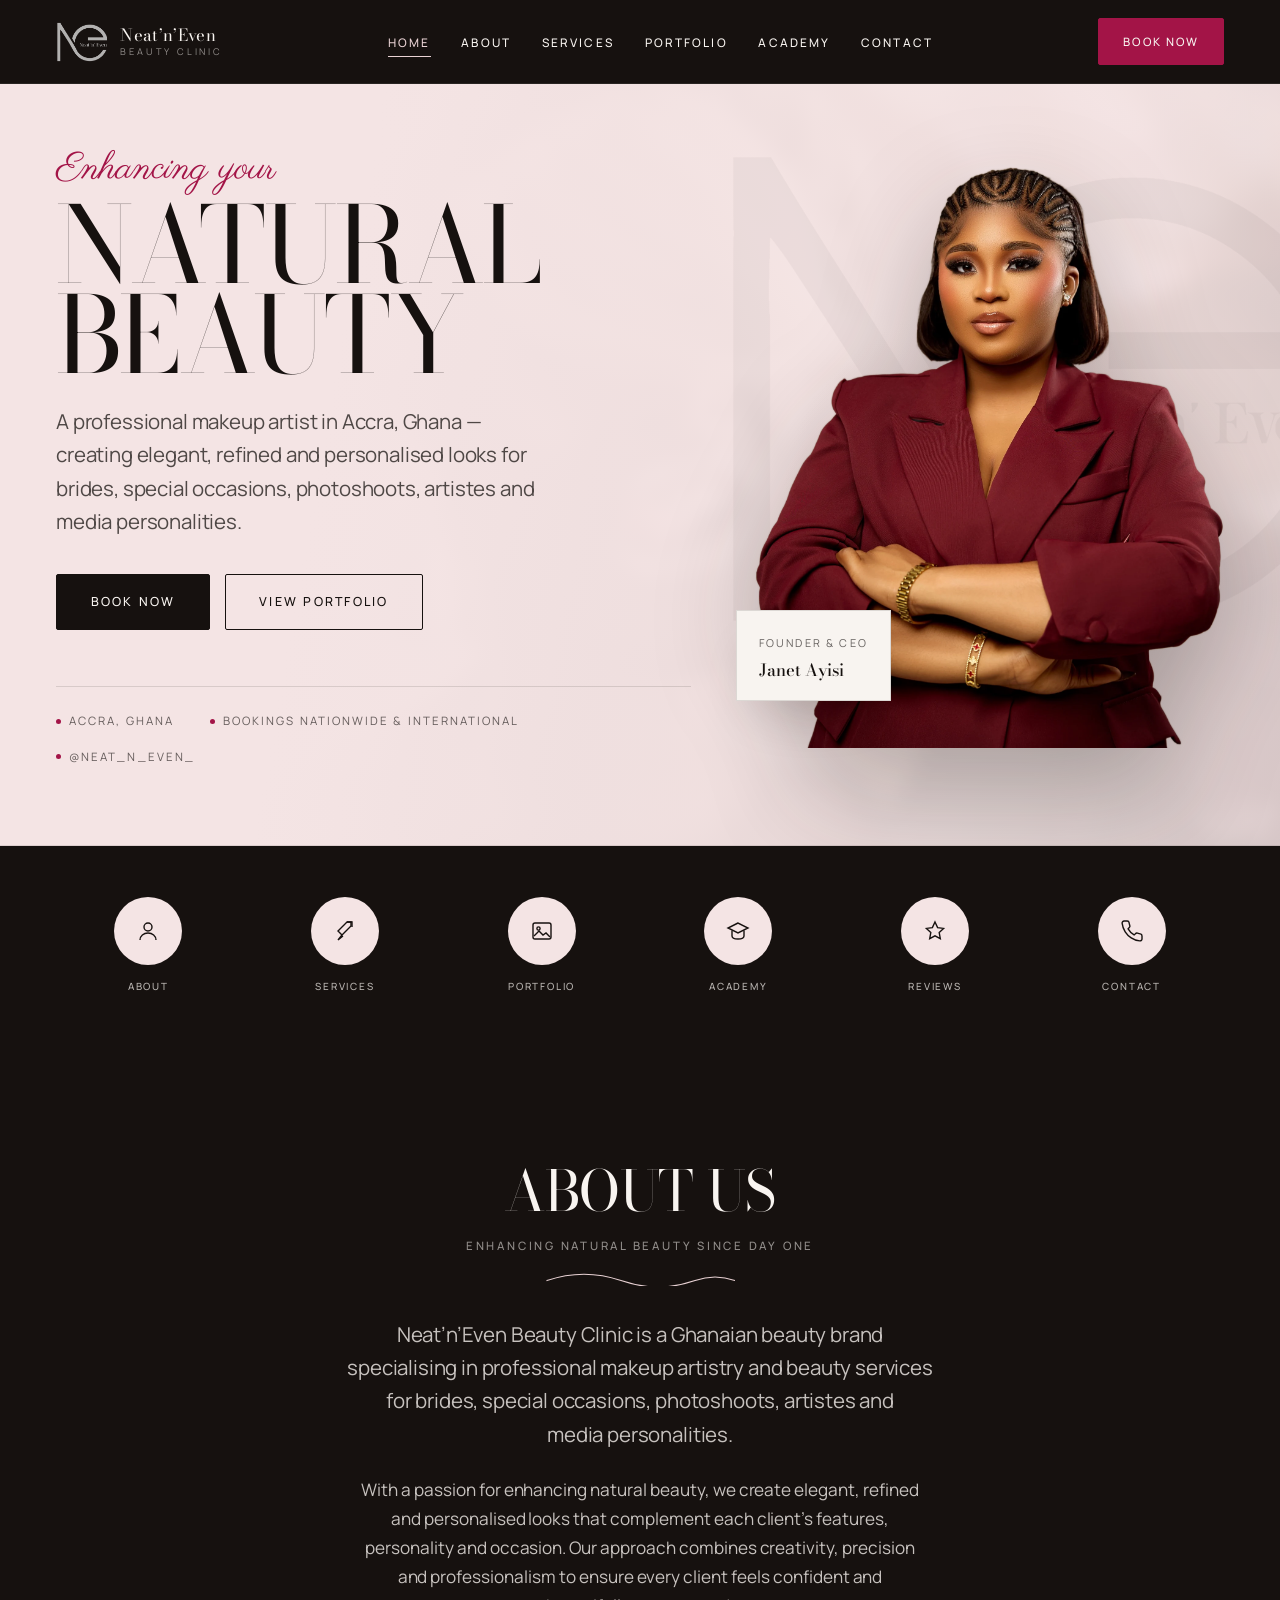
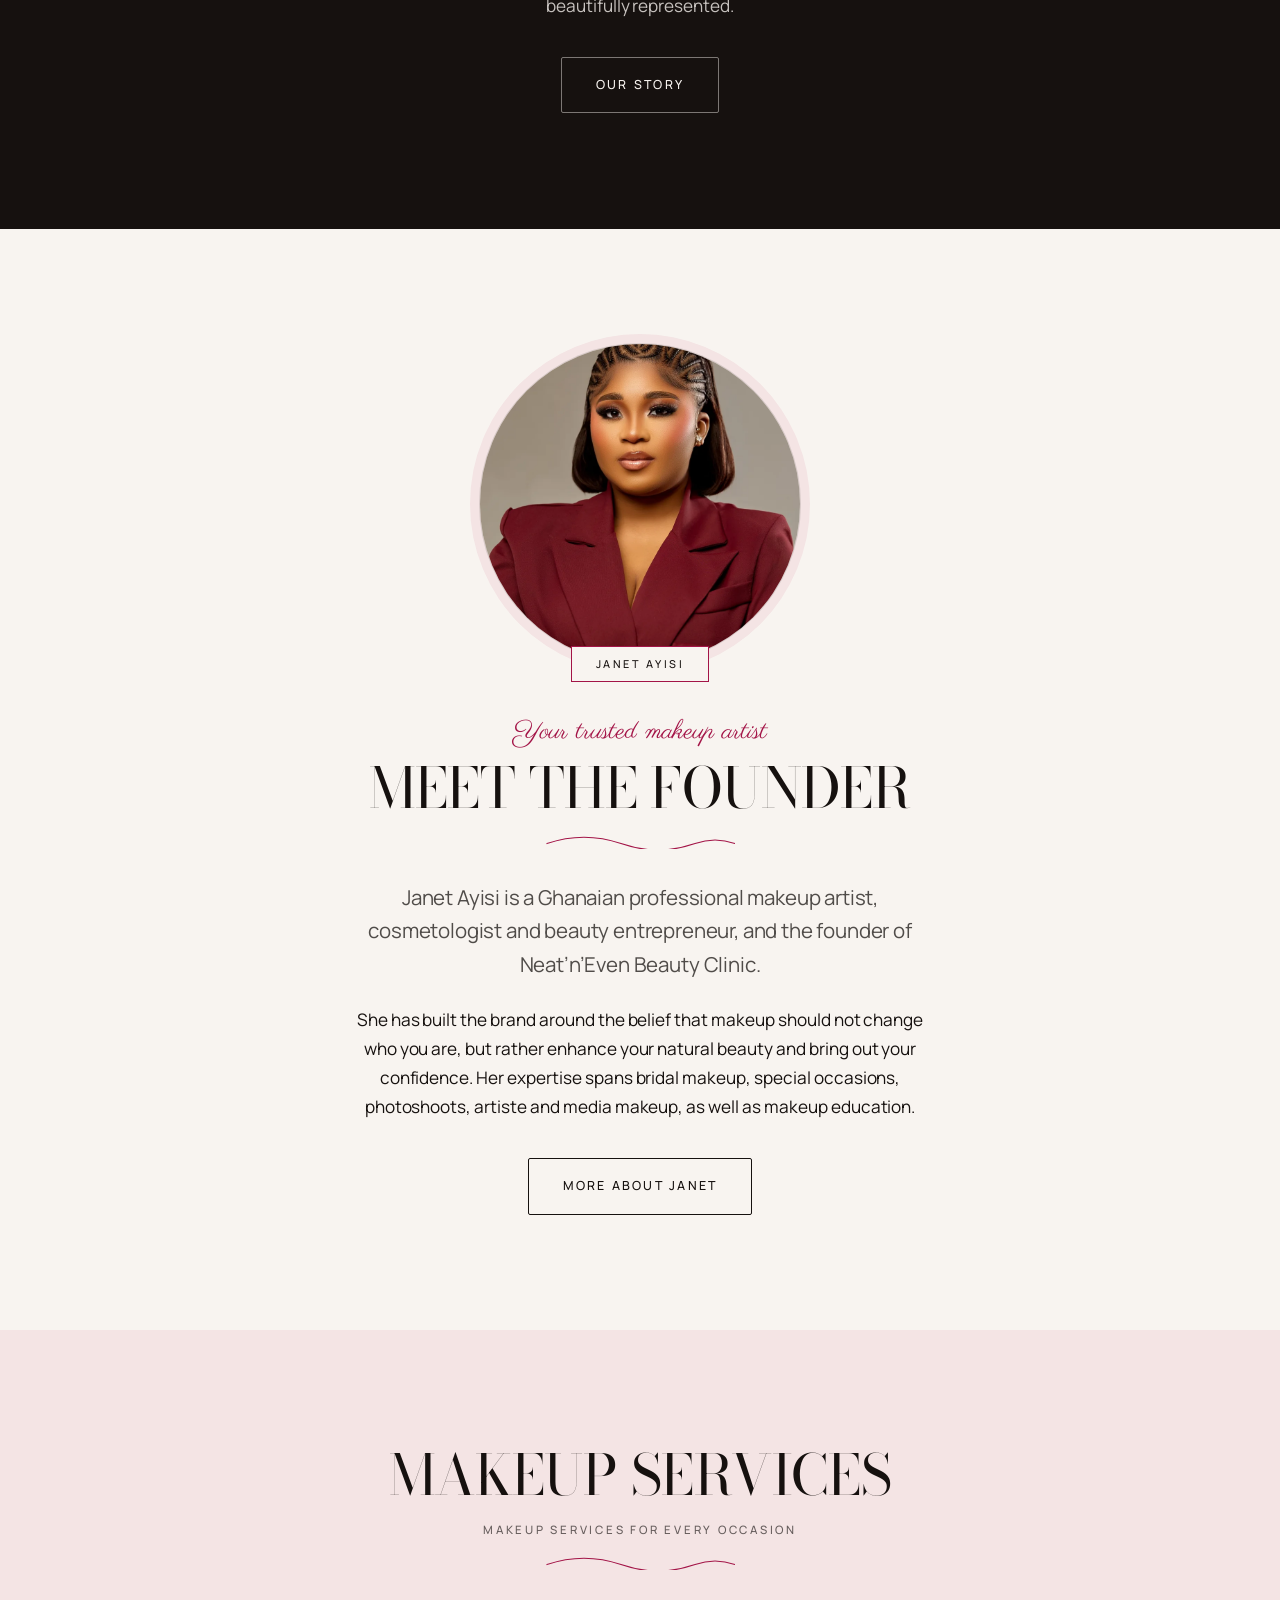
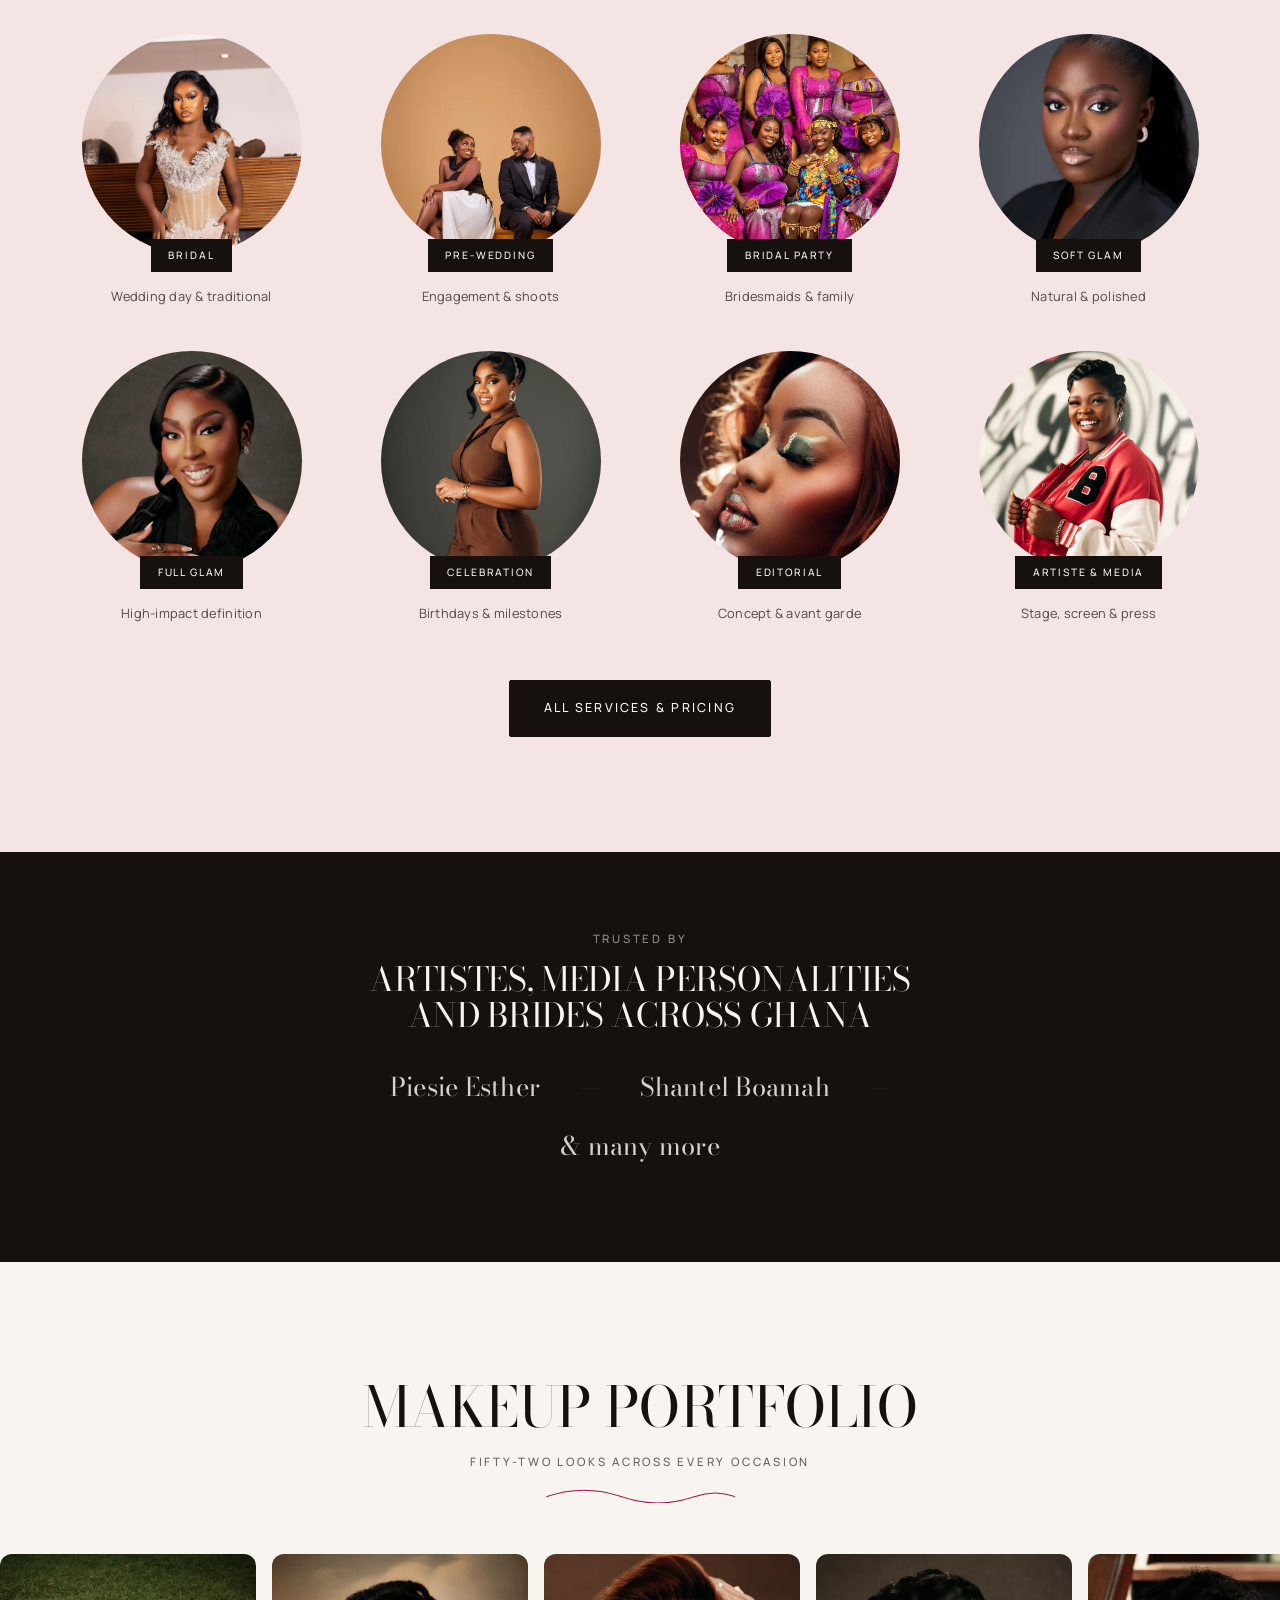
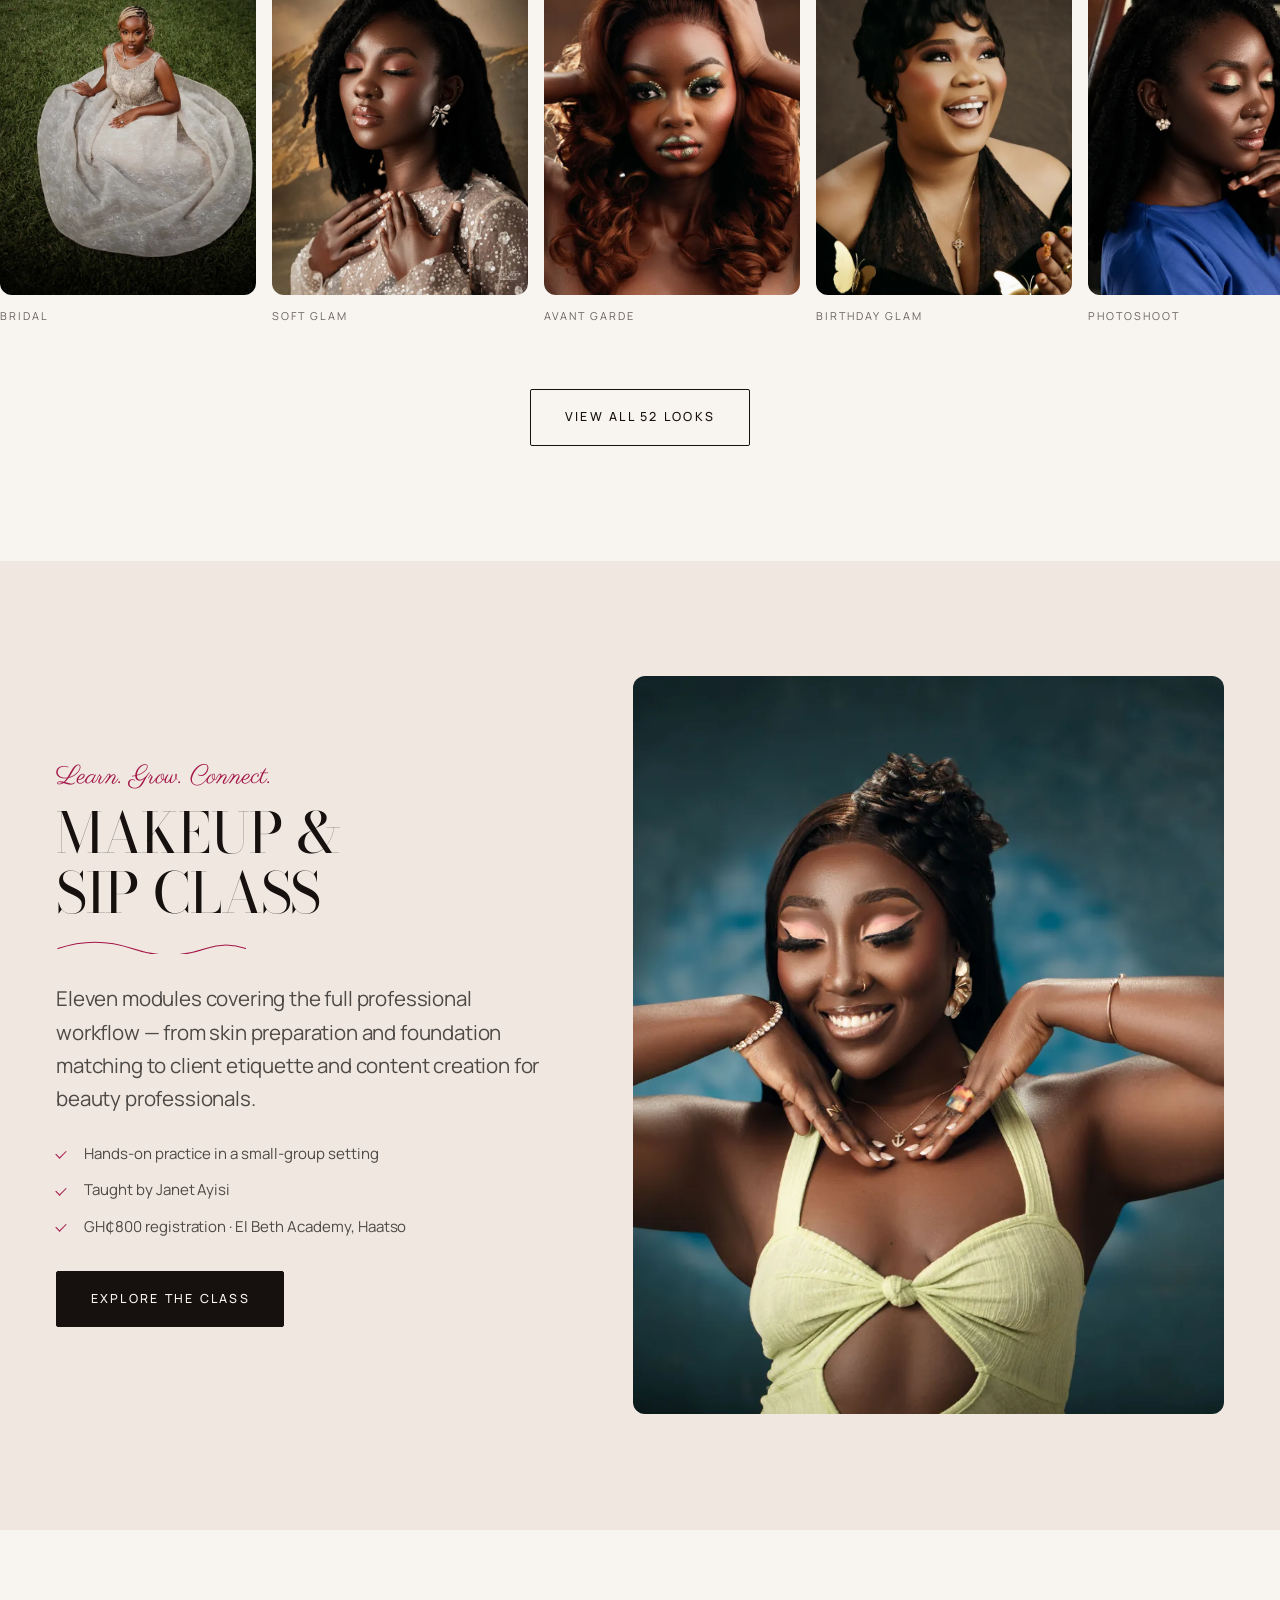
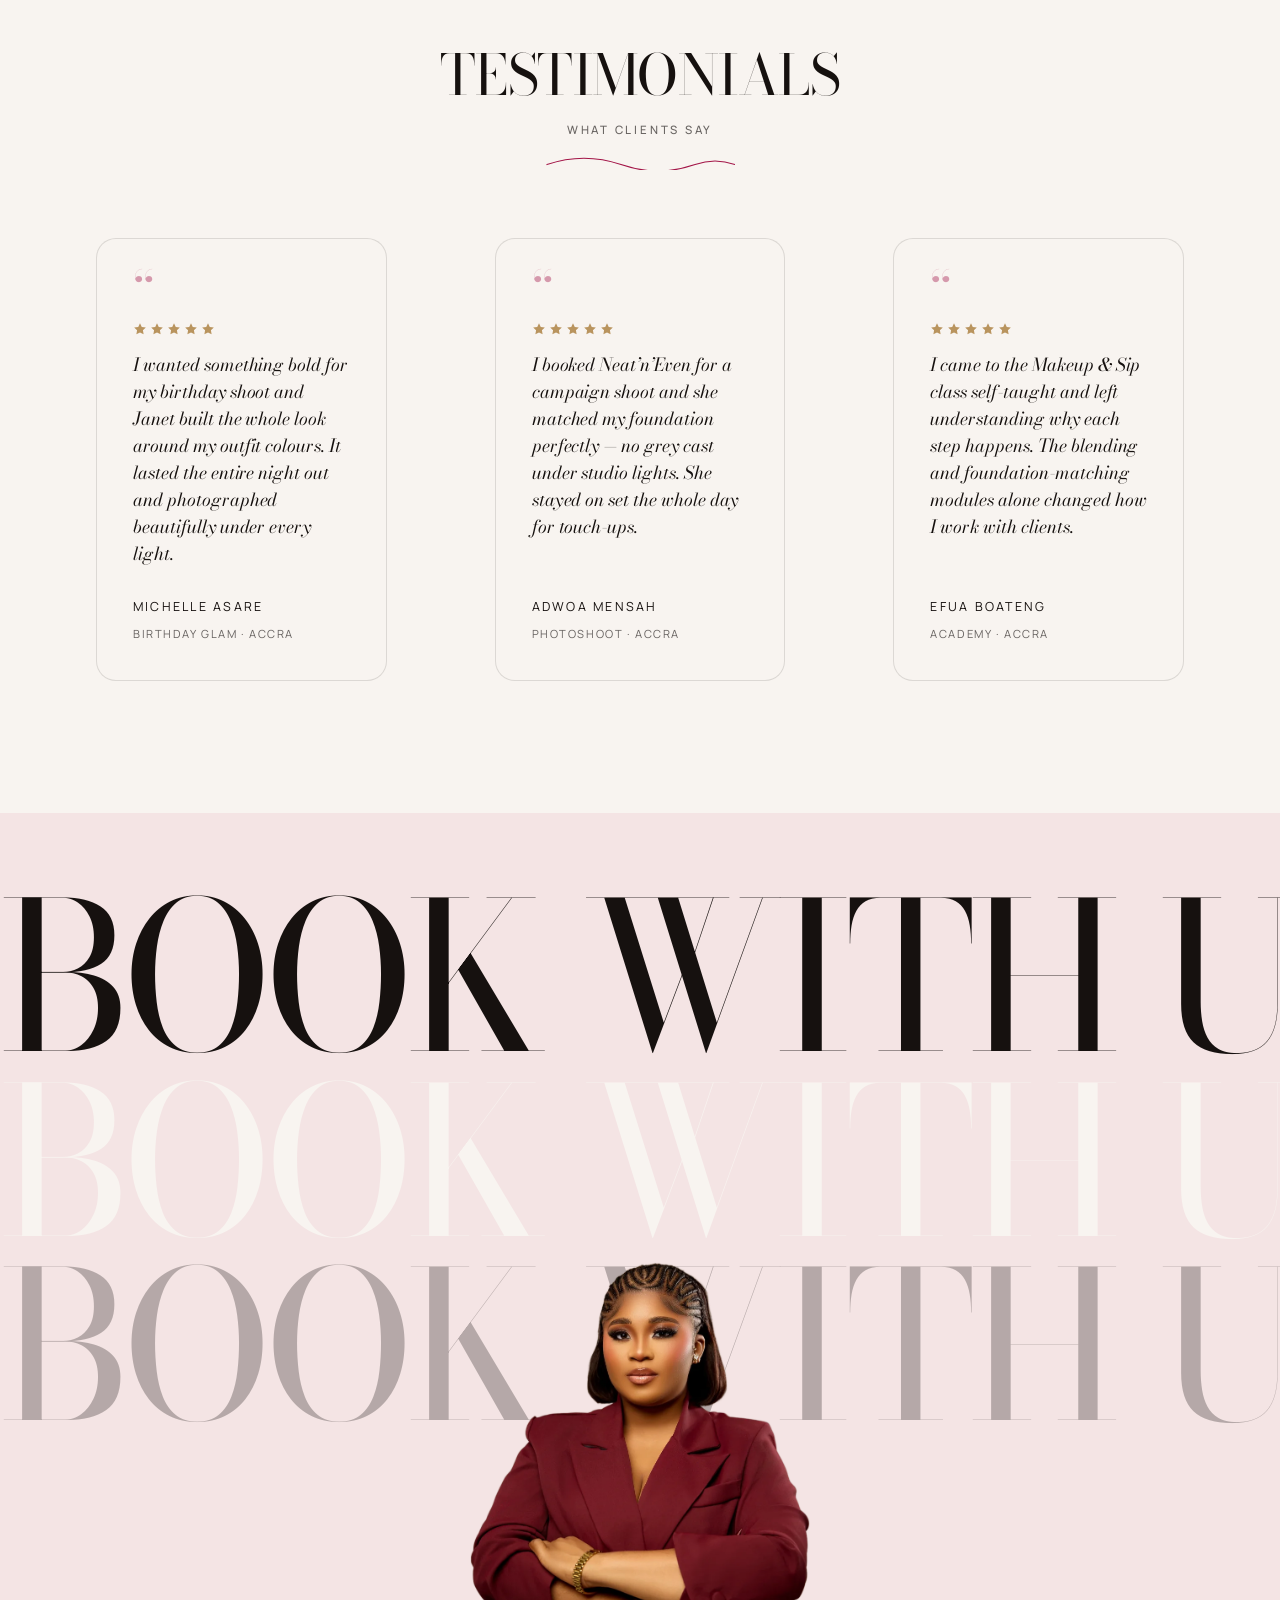
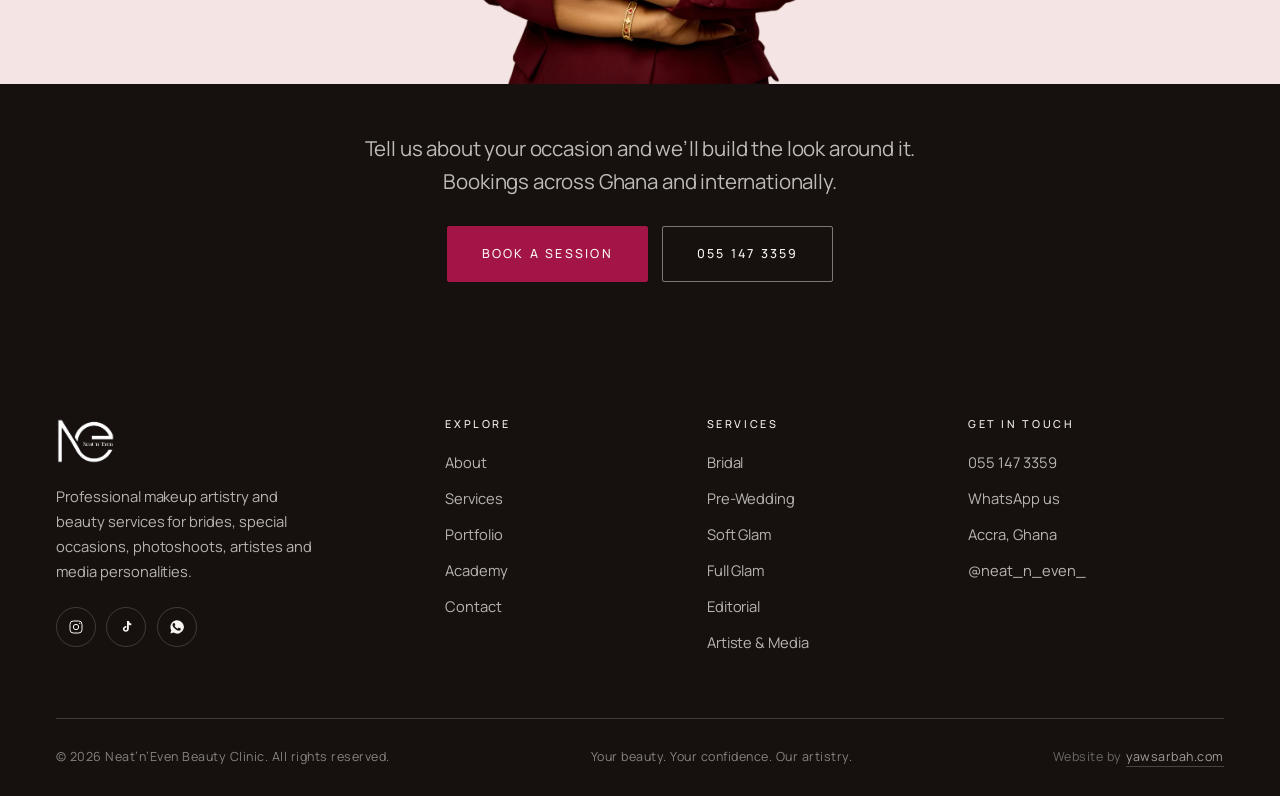
<file: index.html>
<!doctype html>
<html lang="en">
<head>
<meta charset="utf-8">
<meta name="viewport" content="width=device-width, initial-scale=1">
<title>Bridal & Glam Makeup Artist in Accra, Ghana | Neat'n'Even</title>
<meta name="description" content="Professional makeup artist in Accra — bridal, soft and full glam, editorial and artiste makeup. Glam from GHS 350, bridal from GHS 2,000. Call 055 147 3359.">
<link rel="canonical" href="https://www.neatneven.com/">
<meta name="robots" content="index, follow, max-image-preview:large, max-snippet:-1, max-video-preview:-1">
<meta name="author" content="Neat'n'Even Beauty Clinic">
<meta name="geo.region" content="GH-AA">
<meta name="geo.placename" content="Accra">

<meta property="og:type" content="website">
<meta property="og:site_name" content="Neat'n'Even Beauty Clinic">
<meta property="og:locale" content="en_GH">
<meta property="og:title" content="Bridal & Glam Makeup Artist in Accra, Ghana | Neat'n'Even">
<meta property="og:description" content="Professional makeup artist in Accra — bridal, soft and full glam, editorial and artiste makeup. Glam from GHS 350, bridal from GHS 2,000. Call 055 147 3359.">
<meta property="og:url" content="https://www.neatneven.com/">
<meta property="og:image" content="https://www.neatneven.com/assets/img/brand/ceo.webp">
<meta property="og:image:width" content="1200">
<meta property="og:image:height" content="1500">
<meta property="og:image:alt" content="Makeup by Neat'n'Even Beauty Clinic, Accra">

<meta name="twitter:card" content="summary_large_image">
<meta name="twitter:title" content="Bridal & Glam Makeup Artist in Accra, Ghana | Neat'n'Even">
<meta name="twitter:description" content="Professional makeup artist in Accra — bridal, soft and full glam, editorial and artiste makeup. Glam from GHS 350, bridal from GHS 2,000. Call 055 147 3359.">
<meta name="twitter:image" content="https://www.neatneven.com/assets/img/brand/ceo.webp">

<meta name="theme-color" content="#16110F">
<link rel="icon" href="assets/img/brand/mark.png" type="image/png">
<link rel="apple-touch-icon" href="assets/img/brand/mark.png">
<link rel="preconnect" href="https://fonts.googleapis.com">
<link rel="preconnect" href="https://fonts.gstatic.com" crossorigin>
<link href="https://fonts.googleapis.com/css2?family=Bodoni+Moda:ital,opsz,wght@0,6..96,400;0,6..96,500;0,6..96,600;1,6..96,400;1,6..96,500&family=Manrope:wght@300;400;500;600;700;800&family=Parisienne&display=swap" rel="stylesheet">
<script>document.documentElement.classList.add('js');</script>
<link rel="stylesheet" href="css/styles.css">
<link rel="preload" as="image" href="assets/img/brand/hero-cutout.webp" fetchpriority="high">
<script type="application/ld+json">
{
  "@context": "https://schema.org",
  "@graph": [
    {
      "@type": [
        "BeautySalon",
        "HealthAndBeautyBusiness"
      ],
      "@id": "https://www.neatneven.com/#business",
      "name": "Neat'n'Even Beauty Clinic",
      "alternateName": [
        "Neat n Even",
        "NeatnEven",
        "Neat and Even",
        "Neat'n'Even",
        "Neat n Even Beauty Clinic"
      ],
      "url": "https://www.neatneven.com/",
      "logo": {
        "@type": "ImageObject",
        "url": "https://www.neatneven.com/assets/img/brand/logo.png"
      },
      "image": "https://www.neatneven.com/assets/img/brand/ceo.webp",
      "description": "Ghanaian beauty brand specialising in professional makeup artistry for brides, special occasions, photoshoots, artistes and media personalities.",
      "telephone": "+233551473359",
      "email": "ayisijanet5@gmail.com",
      "priceRange": "GHS 350 - GHS 4000",
      "currenciesAccepted": "GHS",
      "paymentAccepted": "Mobile Money, Bank Transfer, Cash",
      "address": {
        "@type": "PostalAddress",
        "addressLocality": "Accra",
        "addressRegion": "Greater Accra",
        "addressCountry": "GH"
      },
      "areaServed": [
        {
          "@type": "City",
          "name": "Accra"
        },
        {
          "@type": "Country",
          "name": "Ghana"
        },
        {
          "@type": "Place",
          "name": "International"
        }
      ],
      "founder": {
        "@id": "https://www.neatneven.com/#janet"
      },
      "sameAs": [
        "https://www.instagram.com/neat_n_even_",
        "https://www.tiktok.com/@neat_n_even_"
      ],
      "knowsLanguage": "en",
      "hasOfferCatalog": {
        "@type": "OfferCatalog",
        "name": "Makeup services",
        "itemListElement": [
          {
            "@type": "Offer",
            "itemOffered": {
              "@type": "Service",
              "name": "Bridal Makeup — White Wedding"
            },
            "priceCurrency": "GHS",
            "priceSpecification": {
              "@type": "PriceSpecification",
              "minPrice": 2000,
              "maxPrice": 4000,
              "priceCurrency": "GHS"
            }
          },
          {
            "@type": "Offer",
            "itemOffered": {
              "@type": "Service",
              "name": "Engagement / Traditional Marriage Makeup"
            },
            "priceCurrency": "GHS",
            "priceSpecification": {
              "@type": "PriceSpecification",
              "minPrice": 2000,
              "maxPrice": 3000,
              "priceCurrency": "GHS"
            }
          },
          {
            "@type": "Offer",
            "itemOffered": {
              "@type": "Service",
              "name": "Civil Wedding Makeup"
            },
            "priceCurrency": "GHS",
            "price": 2500
          },
          {
            "@type": "Offer",
            "itemOffered": {
              "@type": "Service",
              "name": "Bridal Trial"
            },
            "priceCurrency": "GHS",
            "price": 600
          },
          {
            "@type": "Offer",
            "itemOffered": {
              "@type": "Service",
              "name": "Walk-in Glam"
            },
            "priceCurrency": "GHS",
            "priceSpecification": {
              "@type": "PriceSpecification",
              "minPrice": 350,
              "maxPrice": 500,
              "priceCurrency": "GHS"
            }
          },
          {
            "@type": "Offer",
            "itemOffered": {
              "@type": "Service",
              "name": "Home Service Glam"
            },
            "priceCurrency": "GHS",
            "priceSpecification": {
              "@type": "PriceSpecification",
              "minPrice": 600,
              "maxPrice": 800,
              "priceCurrency": "GHS"
            }
          }
        ]
      }
    },
    {
      "@type": "WebSite",
      "@id": "https://www.neatneven.com/#website",
      "url": "https://www.neatneven.com/",
      "name": "Neat'n'Even Beauty Clinic",
      "alternateName": [
        "Neat'n'Even",
        "NeatnEven",
        "Neat n Even"
      ],
      "inLanguage": "en",
      "publisher": {
        "@id": "https://www.neatneven.com/#business"
      }
    },
    {
      "@type": "Person",
      "@id": "https://www.neatneven.com/#janet",
      "name": "Janet Ayisi",
      "jobTitle": "Founder & CEO",
      "worksFor": {
        "@id": "https://www.neatneven.com/#business"
      },
      "image": "https://www.neatneven.com/assets/img/brand/ceo.webp",
      "description": "Ghanaian professional makeup artist, cosmetologist and beauty entrepreneur; founder of Neat'n'Even Beauty Clinic.",
      "knowsAbout": [
        "Bridal makeup",
        "Editorial makeup",
        "Artiste and media makeup",
        "Cosmetology",
        "Makeup education"
      ],
      "sameAs": [
        "https://www.instagram.com/neat_n_even_",
        "https://www.tiktok.com/@neat_n_even_"
      ]
    }
  ]
}
</script>
</head>
<body class="has-hero">
<a class="skip-link" href="#main">Skip to content</a>

<!-- ============ HEADER ============ -->
<header class="site-header" id="siteHeader">
  <div class="container">
    <a class="brand" href="./" aria-label="Neat'n'Even Beauty Clinic — home">
      <img src="assets/img/brand/mark.png" alt="" width="120" height="92">
      <span class="brand-name">Neat&rsquo;n&rsquo;Even<small>Beauty Clinic</small></span>
    </a>

    <nav class="nav" aria-label="Primary">
      <ul>
        <li><a href="./" aria-current="page">Home</a></li>
        <li><a href="about/">About</a></li>
        <li><a href="services/">Services</a></li>
        <li><a href="gallery/">Portfolio</a></li>
        <li><a href="academy/">Academy</a></li>
        <li><a href="contact/">Contact</a></li>
      </ul>
    </nav>

    <div class="header-actions">
      <a class="btn btn--sm" href="contact/"><span>Book now</span></a>
      <button class="nav-toggle" id="navToggle" aria-expanded="false" aria-controls="mobileNav" aria-label="Open menu">
        <span></span><span></span><span></span>
      </button>
    </div>
  </div>
</header>

<div class="mobile-nav" id="mobileNav" aria-hidden="true">
  <ul>
    <li><a href="./" aria-current="page">Home</a></li>
    <li><a href="about/">About</a></li>
    <li><a href="services/">Services</a></li>
    <li><a href="gallery/">Portfolio</a></li>
    <li><a href="academy/">Academy</a></li>
    <li><a href="contact/">Contact</a></li>
  </ul>
  <div class="mobile-nav-foot">
    <span class="meta">Accra, Ghana &middot; Available worldwide</span>
    <a class="btn btn--block" href="contact/"><span>Book now</span></a>
    <a class="btn btn--ghost btn--block" href="tel:+233551473359"><span>055 147 3359</span></a>
  </div>
</div>

<main id="main">

  <!-- ============ HERO ============ -->
  <section class="hero">
    <div class="hero__bg" aria-hidden="true">
      <img src="assets/img/gallery/avant-garde/avant-garde-05.webp" alt="" width="1600" height="1067" fetchpriority="high" decoding="async">
    </div>
    <img class="hero-mark" src="assets/img/brand/mark.png" alt="" aria-hidden="true" width="600" height="458">

    <div class="container">
      <div class="hero-copy">
        <p class="script reveal">Enhancing your</p>
        <h1 class="reveal reveal-d1">Natural<br>Beauty</h1>
        <p class="lede reveal reveal-d2">
          A professional makeup artist in Accra, Ghana &mdash; creating elegant, refined and
          personalised looks for brides, special occasions, photoshoots, artistes and media
          personalities.
        </p>
        <div class="btn-row reveal reveal-d3">
          <a class="btn" href="contact/"><span>Book now</span></a>
          <a class="btn btn--ghost" href="gallery/"><span>View portfolio</span></a>
        </div>
        <div class="hero-meta reveal reveal-d4">
          <span>Accra, Ghana</span>
          <span>Bookings nationwide &amp; international</span>
          <span>@neat_n_even_</span>
        </div>
      </div>

      <div class="hero-figure reveal reveal-d2">
        <img src="assets/img/brand/hero-cutout.webp" alt="Janet Ayisi, founder and CEO of Neat'n'Even Beauty Clinic" width="1533" height="1900" decoding="async">
        <div class="hero-badge">
          <span>Founder &amp; CEO</span>
          <strong>Janet Ayisi</strong>
        </div>
      </div>
    </div>
  </section>

  <!-- ============ QUICK LINKS ============ -->
  <nav class="icon-band" aria-label="Quick links">
    <div class="container container--wide">
      <ul>
        <li>
          <a href="about/">
            <span class="circle" aria-hidden="true">
              <svg viewBox="0 0 24 24" fill="none" stroke="currentColor" stroke-width="1.4"><circle cx="12" cy="8" r="4"/><path d="M4 21c0-4 3.6-7 8-7s8 3 8 7"/></svg>
            </span>
            <span class="label">About</span>
          </a>
        </li>
        <li>
          <a href="services/">
            <span class="circle" aria-hidden="true">
              <svg viewBox="0 0 24 24" fill="none" stroke="currentColor" stroke-width="1.4"><path d="M14 3l-9 9 4 4 9-9V3z"/><path d="M9 16l-4 5 5-4"/><path d="M14 3h5v5"/></svg>
            </span>
            <span class="label">Services</span>
          </a>
        </li>
        <li>
          <a href="gallery/">
            <span class="circle" aria-hidden="true">
              <svg viewBox="0 0 24 24" fill="none" stroke="currentColor" stroke-width="1.4"><rect x="3" y="4" width="18" height="16" rx="2"/><circle cx="8.5" cy="9.5" r="1.6"/><path d="M4 17l5-5 4 4 3-2 4 4"/></svg>
            </span>
            <span class="label">Portfolio</span>
          </a>
        </li>
        <li>
          <a href="academy/">
            <span class="circle" aria-hidden="true">
              <svg viewBox="0 0 24 24" fill="none" stroke="currentColor" stroke-width="1.4"><path d="M12 4L2 9l10 5 10-5-10-5z"/><path d="M6 11.5V17c0 1.7 2.7 3 6 3s6-1.3 6-3v-5.5"/></svg>
            </span>
            <span class="label">Academy</span>
          </a>
        </li>
        <li>
          <a href="#testimonials">
            <span class="circle" aria-hidden="true">
              <svg viewBox="0 0 24 24" fill="none" stroke="currentColor" stroke-width="1.4"><path d="M12 3l2.6 5.6 6 .8-4.4 4.2 1.1 6.1L12 16.8 6.7 19.7l1.1-6.1L3.4 9.4l6-.8L12 3z"/></svg>
            </span>
            <span class="label">Reviews</span>
          </a>
        </li>
        <li>
          <a href="contact/">
            <span class="circle" aria-hidden="true">
              <svg viewBox="0 0 24 24" fill="none" stroke="currentColor" stroke-width="1.4"><path d="M22 16.9v3a2 2 0 01-2.2 2 19.8 19.8 0 01-8.6-3.1 19.5 19.5 0 01-6-6A19.8 19.8 0 012.1 4.2 2 2 0 014.1 2h3a2 2 0 012 1.7c.1 1 .4 1.9.7 2.8a2 2 0 01-.5 2.1L8.1 9.9a16 16 0 006 6l1.3-1.2a2 2 0 012.1-.5c.9.3 1.8.6 2.8.7a2 2 0 011.7 2z"/></svg>
            </span>
            <span class="label">Contact</span>
          </a>
        </li>
      </ul>
    </div>
  </nav>

  <!-- ============ ABOUT US ============ -->
  <section class="section section--ink">
    <div class="container container--narrow head-centred">
      <h2 class="reveal">About Us</h2>
      <p class="sub reveal reveal-d1">Enhancing natural beauty since day one</p>
      <svg class="flourish reveal reveal-d1" viewBox="0 0 200 14" fill="none" aria-hidden="true">
        <path d="M2 8c26-9 52-9 78 0s52 9 78 0c14-5 28-5 42 0" stroke="currentColor" stroke-width="1.1" stroke-linecap="round"/>
      </svg>
      <p class="lede reveal reveal-d2" style="margin-top:2rem">
        Neat&rsquo;n&rsquo;Even Beauty Clinic is a Ghanaian beauty brand specialising in professional makeup
        artistry and beauty services for brides, special occasions, photoshoots, artistes and media
        personalities.
      </p>
      <p class="reveal reveal-d3" style="margin-top:1.25rem">
        With a passion for enhancing natural beauty, we create elegant, refined and personalised looks that
        complement each client&rsquo;s features, personality and occasion. Our approach combines creativity,
        precision and professionalism to ensure every client feels confident and beautifully represented.
      </p>
      <div class="btn-row reveal reveal-d3" style="justify-content:center;margin-top:2.25rem">
        <a class="btn btn--light" href="about/"><span>Our story</span></a>
      </div>
    </div>
  </section>

  <!-- ============ MEET THE FOUNDER ============ -->
  <section class="section">
    <div class="container container--narrow head-centred">
      <div class="reveal">
        <div class="circle-media">
          <img src="assets/img/brand/ceo.webp" alt="Janet Ayisi, Founder and CEO of Neat'n'Even Beauty Clinic" width="1200" height="1500" loading="lazy" decoding="async">
        </div>
        <span class="name-plate">Janet Ayisi</span>
      </div>

      <p class="script script--sm reveal reveal-d1" style="margin-top:2.25rem">Your trusted makeup artist</p>
      <h2 class="reveal reveal-d1" style="margin-top:0.5rem">Meet the Founder</h2>
      <svg class="flourish reveal reveal-d2" viewBox="0 0 200 14" fill="none" aria-hidden="true">
        <path d="M2 8c26-9 52-9 78 0s52 9 78 0c14-5 28-5 42 0" stroke="currentColor" stroke-width="1.1" stroke-linecap="round"/>
      </svg>

      <p class="lede reveal reveal-d2" style="margin-top:2rem">
        Janet Ayisi is a Ghanaian professional makeup artist, cosmetologist and beauty entrepreneur, and the
        founder of Neat&rsquo;n&rsquo;Even Beauty Clinic.
      </p>
      <p class="reveal reveal-d3" style="margin-top:1.25rem">
        She has built the brand around the belief that makeup should not change who you are, but rather
        enhance your natural beauty and bring out your confidence. Her expertise spans bridal makeup, special
        occasions, photoshoots, artiste and media makeup, as well as makeup education.
      </p>
      <div class="btn-row reveal reveal-d3" style="justify-content:center;margin-top:2.25rem">
        <a class="btn btn--ghost" href="about/"><span>More about Janet</span></a>
      </div>
    </div>
  </section>

  <!-- ============ SERVICES ============ -->
  <section class="section section--blush">
    <div class="container container--wide">
      <div class="head-centred" style="margin-bottom:clamp(2.75rem,5vw,4rem)">
        <h2 class="reveal">Makeup Services</h2>
        <p class="sub reveal reveal-d1">Makeup services for every occasion</p>
        <svg class="flourish reveal reveal-d1" viewBox="0 0 200 14" fill="none" aria-hidden="true">
          <path d="M2 8c26-9 52-9 78 0s52 9 78 0c14-5 28-5 42 0" stroke="currentColor" stroke-width="1.1" stroke-linecap="round"/>
        </svg>
      </div>

      <div class="circle-grid">
        <a class="circle-card reveal" href="services/#bridal">
          <span class="circle-card__media">
            <img src="assets/img/gallery/bridal/bridal-01-thumb.webp" alt="Bridal makeup look" width="720" height="900" loading="lazy" decoding="async">
          </span>
          <span class="circle-card__label">Bridal</span>
          <span class="circle-card__note">Wedding day &amp; traditional</span>
        </a>
        <a class="circle-card reveal reveal-d1" href="services/#pre-wedding">
          <span class="circle-card__media">
            <img src="assets/img/gallery/pre-wedding/pre-wedding-01-thumb.webp" alt="Pre-wedding shoot makeup" width="900" height="600" loading="lazy" decoding="async">
          </span>
          <span class="circle-card__label">Pre-Wedding</span>
          <span class="circle-card__note">Engagement &amp; shoots</span>
        </a>
        <a class="circle-card reveal reveal-d2" href="services/#bridal-party">
          <span class="circle-card__media">
            <img src="assets/img/gallery/bridesmaids/bridesmaids-01-thumb.webp" alt="Bridesmaids group makeup" width="900" height="900" loading="lazy" decoding="async">
          </span>
          <span class="circle-card__label">Bridal Party</span>
          <span class="circle-card__note">Bridesmaids &amp; family</span>
        </a>
        <a class="circle-card reveal reveal-d3" href="services/#soft-glam">
          <span class="circle-card__media">
            <img src="assets/img/gallery/soft-glam/soft-glam-01-thumb.webp" alt="Soft glam makeup look" width="720" height="900" loading="lazy" decoding="async">
          </span>
          <span class="circle-card__label">Soft Glam</span>
          <span class="circle-card__note">Natural &amp; polished</span>
        </a>
        <a class="circle-card reveal" href="services/#full-glam">
          <span class="circle-card__media">
            <img src="assets/img/gallery/full-glam/full-glam-05-thumb.webp" alt="Full glam makeup look" width="720" height="900" loading="lazy" decoding="async">
          </span>
          <span class="circle-card__label">Full Glam</span>
          <span class="circle-card__note">High-impact definition</span>
        </a>
        <a class="circle-card reveal reveal-d1" href="services/#celebration">
          <span class="circle-card__media">
            <img src="assets/img/gallery/birthday-glam/birthday-glam-03-thumb.webp" alt="Birthday celebration makeup look" width="720" height="900" loading="lazy" decoding="async">
          </span>
          <span class="circle-card__label">Celebration</span>
          <span class="circle-card__note">Birthdays &amp; milestones</span>
        </a>
        <a class="circle-card reveal reveal-d2" href="services/#editorial">
          <span class="circle-card__media">
            <img src="assets/img/gallery/avant-garde/avant-garde-01-thumb.webp" alt="Avant garde editorial makeup look" width="720" height="900" loading="lazy" decoding="async">
          </span>
          <span class="circle-card__label">Editorial</span>
          <span class="circle-card__note">Concept &amp; avant garde</span>
        </a>
        <a class="circle-card reveal reveal-d3" href="services/#artiste">
          <span class="circle-card__media">
            <img src="assets/img/gallery/photoshoot/photoshoot-04-thumb.webp" alt="Artiste and media makeup look" width="720" height="900" loading="lazy" decoding="async">
          </span>
          <span class="circle-card__label">Artiste &amp; Media</span>
          <span class="circle-card__note">Stage, screen &amp; press</span>
        </a>
      </div>

      <div class="btn-row reveal" style="justify-content:center;margin-top:clamp(2.5rem,5vw,3.5rem)">
        <a class="btn" href="services/"><span>All services &amp; pricing</span></a>
      </div>
    </div>
  </section>

  <!-- ============ CLIENTS ============ -->
  <section class="section section--tight section--ink">
    <div class="container head-centred">
      <p class="sub reveal" style="margin:0 0 0.9rem">Trusted by</p>
      <h2 class="reveal reveal-d1" style="font-size:clamp(1.5rem,2.6vw,2.1rem)">
        Artistes, media personalities and brides across Ghana
      </h2>
      <ul class="clients reveal reveal-d2">
        <li>Piesie Esther</li>
        <li aria-hidden="true" style="opacity:.3">&mdash;</li>
        <li>Shantel Boamah</li>
        <li aria-hidden="true" style="opacity:.3">&mdash;</li>
        <li>&amp; many more</li>
      </ul>
    </div>
  </section>

  <!-- ============ PORTFOLIO ============ -->
  <section class="section">
    <div class="container container--wide">
      <div class="head-centred" style="margin-bottom:clamp(2.5rem,4vw,3.25rem)">
        <h2 class="reveal">Makeup Portfolio</h2>
        <p class="sub reveal reveal-d1">Fifty-two looks across every occasion</p>
        <svg class="flourish reveal reveal-d1" viewBox="0 0 200 14" fill="none" aria-hidden="true">
          <path d="M2 8c26-9 52-9 78 0s52 9 78 0c14-5 28-5 42 0" stroke="currentColor" stroke-width="1.1" stroke-linecap="round"/>
        </svg>
      </div>

      <div class="strip reveal reveal-d1">
        <figure>
          <img src="assets/img/gallery/bridal/bridal-03-thumb.webp" alt="Bride seated in beaded gown" width="720" height="900" loading="lazy" decoding="async">
          <figcaption>Bridal</figcaption>
        </figure>
        <figure>
          <img src="assets/img/gallery/soft-glam/soft-glam-03-thumb.webp" alt="Soft glam portrait" width="720" height="900" loading="lazy" decoding="async">
          <figcaption>Soft Glam</figcaption>
        </figure>
        <figure>
          <img src="assets/img/gallery/avant-garde/avant-garde-02-thumb.webp" alt="Avant garde sculptural look" width="720" height="900" loading="lazy" decoding="async">
          <figcaption>Avant Garde</figcaption>
        </figure>
        <figure>
          <img src="assets/img/gallery/birthday-glam/birthday-glam-06-thumb.webp" alt="Birthday glam portrait" width="720" height="900" loading="lazy" decoding="async">
          <figcaption>Birthday Glam</figcaption>
        </figure>
        <figure>
          <img src="assets/img/gallery/photoshoot/photoshoot-03-thumb.webp" alt="Studio photoshoot makeup" width="720" height="900" loading="lazy" decoding="async">
          <figcaption>Photoshoot</figcaption>
        </figure>
        <figure>
          <img src="assets/img/gallery/full-glam/full-glam-02-thumb.webp" alt="Full glam portrait" width="720" height="900" loading="lazy" decoding="async">
          <figcaption>Full Glam</figcaption>
        </figure>
      </div>

      <div class="btn-row reveal" style="justify-content:center;margin-top:clamp(2rem,4vw,3rem)">
        <a class="btn btn--ghost" href="gallery/"><span>View all 52 looks</span></a>
      </div>
    </div>
  </section>

  <!-- ============ ACADEMY ============ -->
  <section class="section section--deep">
    <div class="container">
      <div class="split split--wide-media">
        <div class="reveal">
          <p class="script script--sm">Learn. Grow. Connect.</p>
          <h2 style="margin-top:0.5rem;text-transform:uppercase">Makeup &amp; Sip Class</h2>
          <svg class="flourish flourish--left reveal" viewBox="0 0 200 14" fill="none" aria-hidden="true">
            <path d="M2 8c26-9 52-9 78 0s52 9 78 0c14-5 28-5 42 0" stroke="currentColor" stroke-width="1.1" stroke-linecap="round"/>
          </svg>
          <p class="lede" style="margin-top:1.75rem">
            Eleven modules covering the full professional workflow &mdash; from skin preparation and foundation
            matching to client etiquette and content creation for beauty professionals.
          </p>
          <ul class="tick-list">
            <li>Hands-on practice in a small-group setting</li>
            <li>Taught by Janet Ayisi</li>
            <li>GH&#8373;800 registration &middot; El Beth Academy, Haatso</li>
          </ul>
          <div class="btn-row" style="margin-top:2rem">
            <a class="btn" href="academy/"><span>Explore the class</span></a>
          </div>
        </div>
        <div class="split-figure reveal reveal-d2">
          <img src="assets/img/gallery/full-glam/full-glam-01.webp" alt="Makeup application in progress" width="1280" height="1600" loading="lazy" decoding="async">
        </div>
      </div>
    </div>
  </section>

  <!-- ============ TESTIMONIALS ============ -->
  <!-- PLACEHOLDER COPY — NOT REAL REVIEWS.
     The three quotes and the names Michelle Asare, Adwoa Mensah and Efua Boateng are
     invented stand-ins so the section reads properly during design. Replace every one
     with a genuine client review before this site goes live. -->
  <section class="section" id="testimonials">
    <div class="container container--wide">
      <div class="head-centred" style="margin-bottom:clamp(2.5rem,4vw,3.25rem)">
        <h2 class="reveal">Testimonials</h2>
        <p class="sub reveal reveal-d1">What clients say</p>
        <svg class="flourish reveal reveal-d1" viewBox="0 0 200 14" fill="none" aria-hidden="true">
          <path d="M2 8c26-9 52-9 78 0s52 9 78 0c14-5 28-5 42 0" stroke="currentColor" stroke-width="1.1" stroke-linecap="round"/>
        </svg>
      </div>
      <div class="quote-grid">
        <figure class="quote-card reveal">
          <div class="quote-card__mark" aria-hidden="true">&ldquo;</div>
          <div class="stars" aria-label="5 out of 5">
            <svg viewBox="0 0 24 24" fill="currentColor" aria-hidden="true"><path d="M12 2l3 6.5 7 .9-5 4.8 1.2 7L12 17.8 5.8 21.2 7 14.2 2 9.4l7-.9z"/></svg>
            <svg viewBox="0 0 24 24" fill="currentColor" aria-hidden="true"><path d="M12 2l3 6.5 7 .9-5 4.8 1.2 7L12 17.8 5.8 21.2 7 14.2 2 9.4l7-.9z"/></svg>
            <svg viewBox="0 0 24 24" fill="currentColor" aria-hidden="true"><path d="M12 2l3 6.5 7 .9-5 4.8 1.2 7L12 17.8 5.8 21.2 7 14.2 2 9.4l7-.9z"/></svg>
            <svg viewBox="0 0 24 24" fill="currentColor" aria-hidden="true"><path d="M12 2l3 6.5 7 .9-5 4.8 1.2 7L12 17.8 5.8 21.2 7 14.2 2 9.4l7-.9z"/></svg>
            <svg viewBox="0 0 24 24" fill="currentColor" aria-hidden="true"><path d="M12 2l3 6.5 7 .9-5 4.8 1.2 7L12 17.8 5.8 21.2 7 14.2 2 9.4l7-.9z"/></svg>
          </div>
          <blockquote>I wanted something bold for my birthday shoot and Janet built the whole look around my outfit colours. It lasted the entire night out and photographed beautifully under every light.</blockquote>
          <figcaption><cite>Michelle Asare<span>Birthday Glam &middot; Accra</span></cite></figcaption>
        </figure>

        <figure class="quote-card reveal reveal-d1">
          <div class="quote-card__mark" aria-hidden="true">&ldquo;</div>
          <div class="stars" aria-label="5 out of 5">
            <svg viewBox="0 0 24 24" fill="currentColor" aria-hidden="true"><path d="M12 2l3 6.5 7 .9-5 4.8 1.2 7L12 17.8 5.8 21.2 7 14.2 2 9.4l7-.9z"/></svg>
            <svg viewBox="0 0 24 24" fill="currentColor" aria-hidden="true"><path d="M12 2l3 6.5 7 .9-5 4.8 1.2 7L12 17.8 5.8 21.2 7 14.2 2 9.4l7-.9z"/></svg>
            <svg viewBox="0 0 24 24" fill="currentColor" aria-hidden="true"><path d="M12 2l3 6.5 7 .9-5 4.8 1.2 7L12 17.8 5.8 21.2 7 14.2 2 9.4l7-.9z"/></svg>
            <svg viewBox="0 0 24 24" fill="currentColor" aria-hidden="true"><path d="M12 2l3 6.5 7 .9-5 4.8 1.2 7L12 17.8 5.8 21.2 7 14.2 2 9.4l7-.9z"/></svg>
            <svg viewBox="0 0 24 24" fill="currentColor" aria-hidden="true"><path d="M12 2l3 6.5 7 .9-5 4.8 1.2 7L12 17.8 5.8 21.2 7 14.2 2 9.4l7-.9z"/></svg>
          </div>
          <blockquote>I booked Neat&rsquo;n&rsquo;Even for a campaign shoot and she matched my foundation perfectly &mdash; no grey cast under studio lights. She stayed on set the whole day for touch-ups.</blockquote>
          <figcaption><cite>Adwoa Mensah<span>Photoshoot &middot; Accra</span></cite></figcaption>
        </figure>

        <figure class="quote-card reveal reveal-d2">
          <div class="quote-card__mark" aria-hidden="true">&ldquo;</div>
          <div class="stars" aria-label="5 out of 5">
            <svg viewBox="0 0 24 24" fill="currentColor" aria-hidden="true"><path d="M12 2l3 6.5 7 .9-5 4.8 1.2 7L12 17.8 5.8 21.2 7 14.2 2 9.4l7-.9z"/></svg>
            <svg viewBox="0 0 24 24" fill="currentColor" aria-hidden="true"><path d="M12 2l3 6.5 7 .9-5 4.8 1.2 7L12 17.8 5.8 21.2 7 14.2 2 9.4l7-.9z"/></svg>
            <svg viewBox="0 0 24 24" fill="currentColor" aria-hidden="true"><path d="M12 2l3 6.5 7 .9-5 4.8 1.2 7L12 17.8 5.8 21.2 7 14.2 2 9.4l7-.9z"/></svg>
            <svg viewBox="0 0 24 24" fill="currentColor" aria-hidden="true"><path d="M12 2l3 6.5 7 .9-5 4.8 1.2 7L12 17.8 5.8 21.2 7 14.2 2 9.4l7-.9z"/></svg>
            <svg viewBox="0 0 24 24" fill="currentColor" aria-hidden="true"><path d="M12 2l3 6.5 7 .9-5 4.8 1.2 7L12 17.8 5.8 21.2 7 14.2 2 9.4l7-.9z"/></svg>
          </div>
          <blockquote>I came to the Makeup &amp; Sip class self-taught and left understanding why each step happens. The blending and foundation-matching modules alone changed how I work with clients.</blockquote>
          <figcaption><cite>Efua Boateng<span>Academy &middot; Accra</span></cite></figcaption>
        </figure>
      </div>
    </div>
  </section>

  <!-- ============ BOOK WITH US ============ -->
  <section class="stacked-cta">
    <div class="stacked-cta__lines" aria-hidden="true">
      <span class="stacked-cta__line">Book with us</span>
      <span class="stacked-cta__line">Book with us</span>
      <span class="stacked-cta__line">Book with us</span>
    </div>
    <img class="stacked-cta__figure" src="assets/img/brand/hero-cutout-sm.webp" alt="" aria-hidden="true" width="807" height="1000" loading="lazy" decoding="async">

    <div class="stacked-cta__panel">
      <h2 class="visually-hidden">Book with us</h2>
      <p class="lede">
        Tell us about your occasion and we&rsquo;ll build the look around it.
        Bookings across Ghana and internationally.
      </p>
      <div class="btn-row">
        <a class="btn btn--rose" href="contact/"><span>Book a session</span></a>
        <a class="btn btn--light" href="tel:+233551473359"><span>055 147 3359</span></a>
      </div>
    </div>
  </section>

</main>

<!-- ============ FOOTER ============ -->
<footer class="site-footer">
  <div class="container container--wide">
    <div class="footer-grid">
      <div class="footer-brand">
        <img src="assets/img/brand/logo.png" alt="Neat'n'Even Beauty Clinic" width="240" height="185" loading="lazy">
        <p>Professional makeup artistry and beauty services for brides, special occasions, photoshoots, artistes and media personalities.</p>
        <div class="socials">
          <a href="https://www.instagram.com/neat_n_even_" target="_blank" rel="noopener" aria-label="Instagram">
            <svg viewBox="0 0 24 24" fill="none" stroke="currentColor" stroke-width="1.5" aria-hidden="true"><rect x="3" y="3" width="18" height="18" rx="5"/><circle cx="12" cy="12" r="4"/><circle cx="17.5" cy="6.5" r="1" fill="currentColor" stroke="none"/></svg>
          </a>
          <a href="https://www.tiktok.com/@neat_n_even_" target="_blank" rel="noopener" aria-label="TikTok">
            <svg viewBox="0 0 24 24" fill="currentColor" aria-hidden="true"><path d="M16.5 3c.3 2.1 1.6 3.6 3.5 3.9v2.6c-1.3.1-2.6-.3-3.7-1v5.9c0 4.9-5.3 6.4-8 3.2-1.9-2.3-1.1-6.2 2.4-6.9.6-.1 1.2-.1 1.8 0v2.7c-1.6-.5-2.9.6-2.6 2 .2 1.3 1.8 1.9 2.9 1 .5-.4.7-1 .7-1.9V3z"/></svg>
          </a>
          <a href="https://wa.me/233551473359" target="_blank" rel="noopener" aria-label="WhatsApp">
            <svg viewBox="0 0 24 24" fill="currentColor" aria-hidden="true"><path d="M12 2a10 10 0 00-8.6 15l-1.3 4.7 4.8-1.3A10 10 0 1012 2zm5.6 14.1c-.2.7-1.4 1.3-2 1.4-.5.1-1.2.1-1.9-.1-.4-.1-1-.3-1.8-.6-3.1-1.3-5.1-4.4-5.3-4.7-.2-.2-1.3-1.7-1.3-3.2s.8-2.3 1.1-2.6c.3-.3.6-.4.8-.4h.6c.2 0 .4 0 .7.5.2.6.8 2 .9 2.1.1.2.1.3 0 .5-.1.2-.2.3-.3.5l-.5.5c-.2.2-.3.3-.2.6.2.3.8 1.4 1.8 2.2 1.2 1.1 2.2 1.4 2.5 1.6.3.1.5.1.6-.1s.7-.9.9-1.2c.2-.3.4-.2.6-.1l2 1c.3.1.5.2.6.3.1.3.1.8-.1 1.5z"/></svg>
          </a>
        </div>
      </div>

      <div class="footer-col">
        <h4>Explore</h4>
        <ul>
          <li><a href="about/">About</a></li>
          <li><a href="services/">Services</a></li>
          <li><a href="gallery/">Portfolio</a></li>
          <li><a href="academy/">Academy</a></li>
          <li><a href="contact/">Contact</a></li>
        </ul>
      </div>

      <div class="footer-col">
        <h4>Services</h4>
        <ul>
          <li><a href="services/#bridal">Bridal</a></li>
          <li><a href="services/#pre-wedding">Pre-Wedding</a></li>
          <li><a href="services/#soft-glam">Soft Glam</a></li>
          <li><a href="services/#full-glam">Full Glam</a></li>
          <li><a href="services/#editorial">Editorial</a></li>
          <li><a href="services/#artiste">Artiste &amp; Media</a></li>
        </ul>
      </div>

      <div class="footer-col">
        <h4>Get in touch</h4>
        <ul>
          <li><a href="tel:+233551473359">055 147 3359</a></li>
          <li><a href="https://wa.me/233551473359" target="_blank" rel="noopener">WhatsApp us</a></li>
          <li>Accra, Ghana</li>
          <li><a href="https://www.instagram.com/neat_n_even_" target="_blank" rel="noopener">@neat_n_even_</a></li>
        </ul>
      </div>
    </div>

    <div class="footer-bottom">
      <span>&copy; <span id="year">2026</span> Neat&rsquo;n&rsquo;Even Beauty Clinic. All rights reserved.</span>
      <span>Your beauty. Your confidence. Our artistry.</span>
      <span class="built-by">Website by <a href="https://yawsarbah.com" target="_blank" rel="noopener">yawsarbah.com</a></span>
    </div>
  </div>
</footer>

<a class="wa-float" id="waFloat" href="https://wa.me/233551473359?text=Hello%20Neat'n'Even%2C%20I'd%20like%20to%20book%20a%20session." target="_blank" rel="noopener" aria-label="Chat with us on WhatsApp">
  <svg viewBox="0 0 24 24" fill="currentColor" aria-hidden="true"><path d="M12 2a10 10 0 00-8.6 15l-1.3 4.7 4.8-1.3A10 10 0 1012 2zm5.6 14.1c-.2.7-1.4 1.3-2 1.4-.5.1-1.2.1-1.9-.1-.4-.1-1-.3-1.8-.6-3.1-1.3-5.1-4.4-5.3-4.7-.2-.2-1.3-1.7-1.3-3.2s.8-2.3 1.1-2.6c.3-.3.6-.4.8-.4h.6c.2 0 .4 0 .7.5.2.6.8 2 .9 2.1.1.2.1.3 0 .5-.1.2-.2.3-.3.5l-.5.5c-.2.2-.3.3-.2.6.2.3.8 1.4 1.8 2.2 1.2 1.1 2.2 1.4 2.5 1.6.3.1.5.1.6-.1s.7-.9.9-1.2c.2-.3.4-.2.6-.1l2 1c.3.1.5.2.6.3.1.3.1.8-.1 1.5z"/></svg>
</a>

<script src="js/main.js" defer></script>
</body>
</html>
</file>
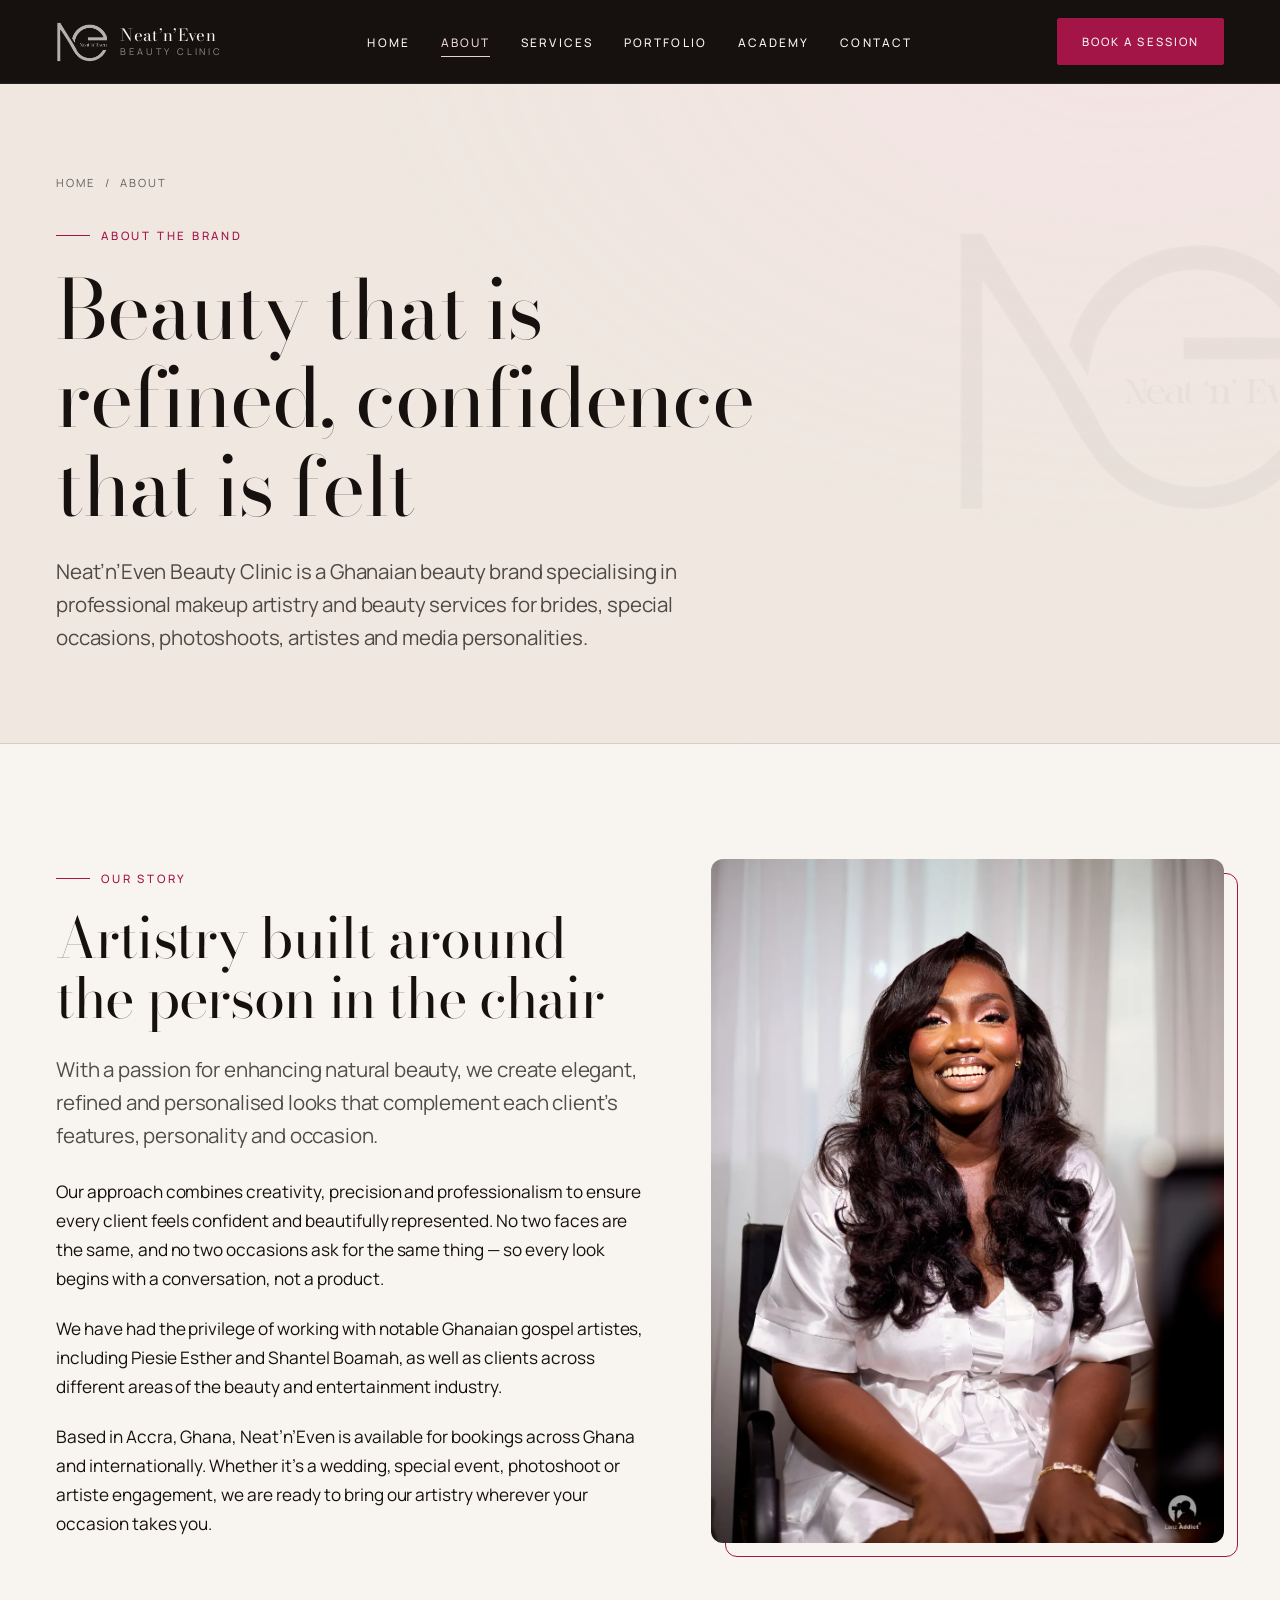
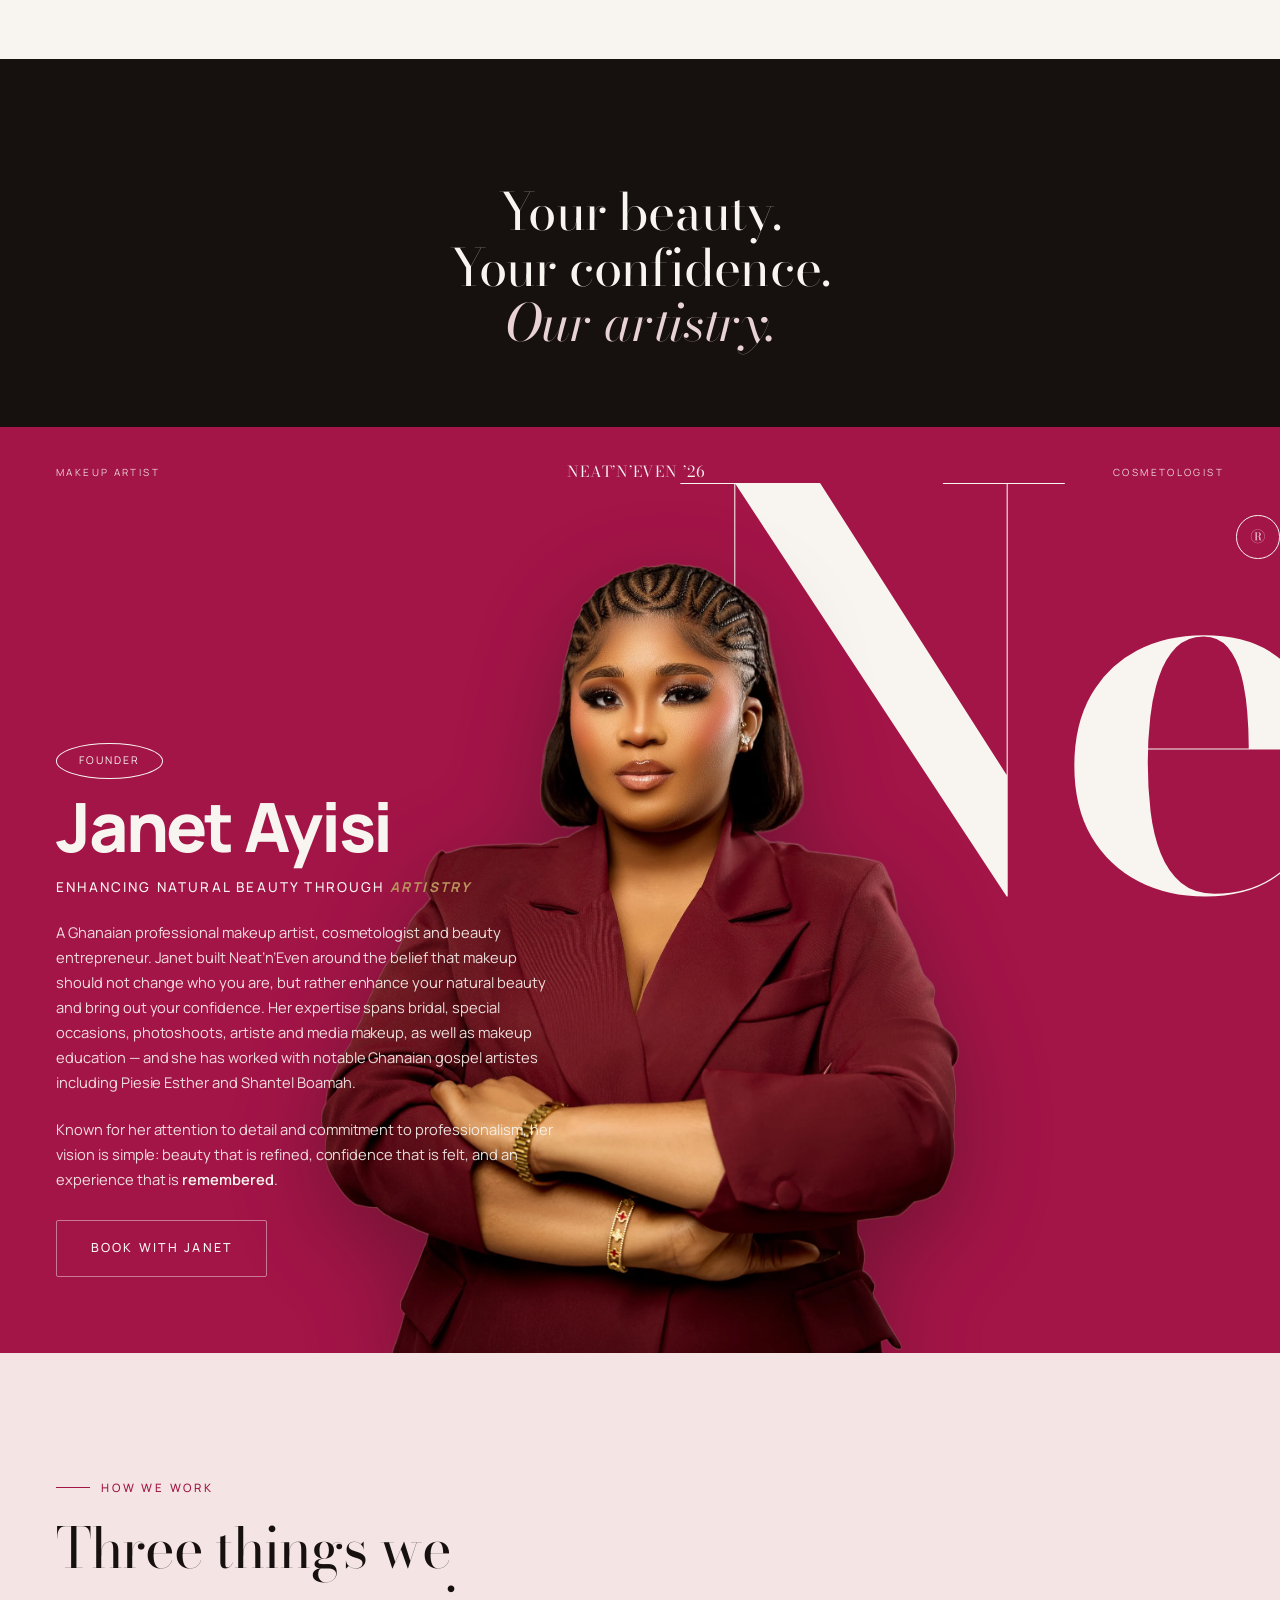
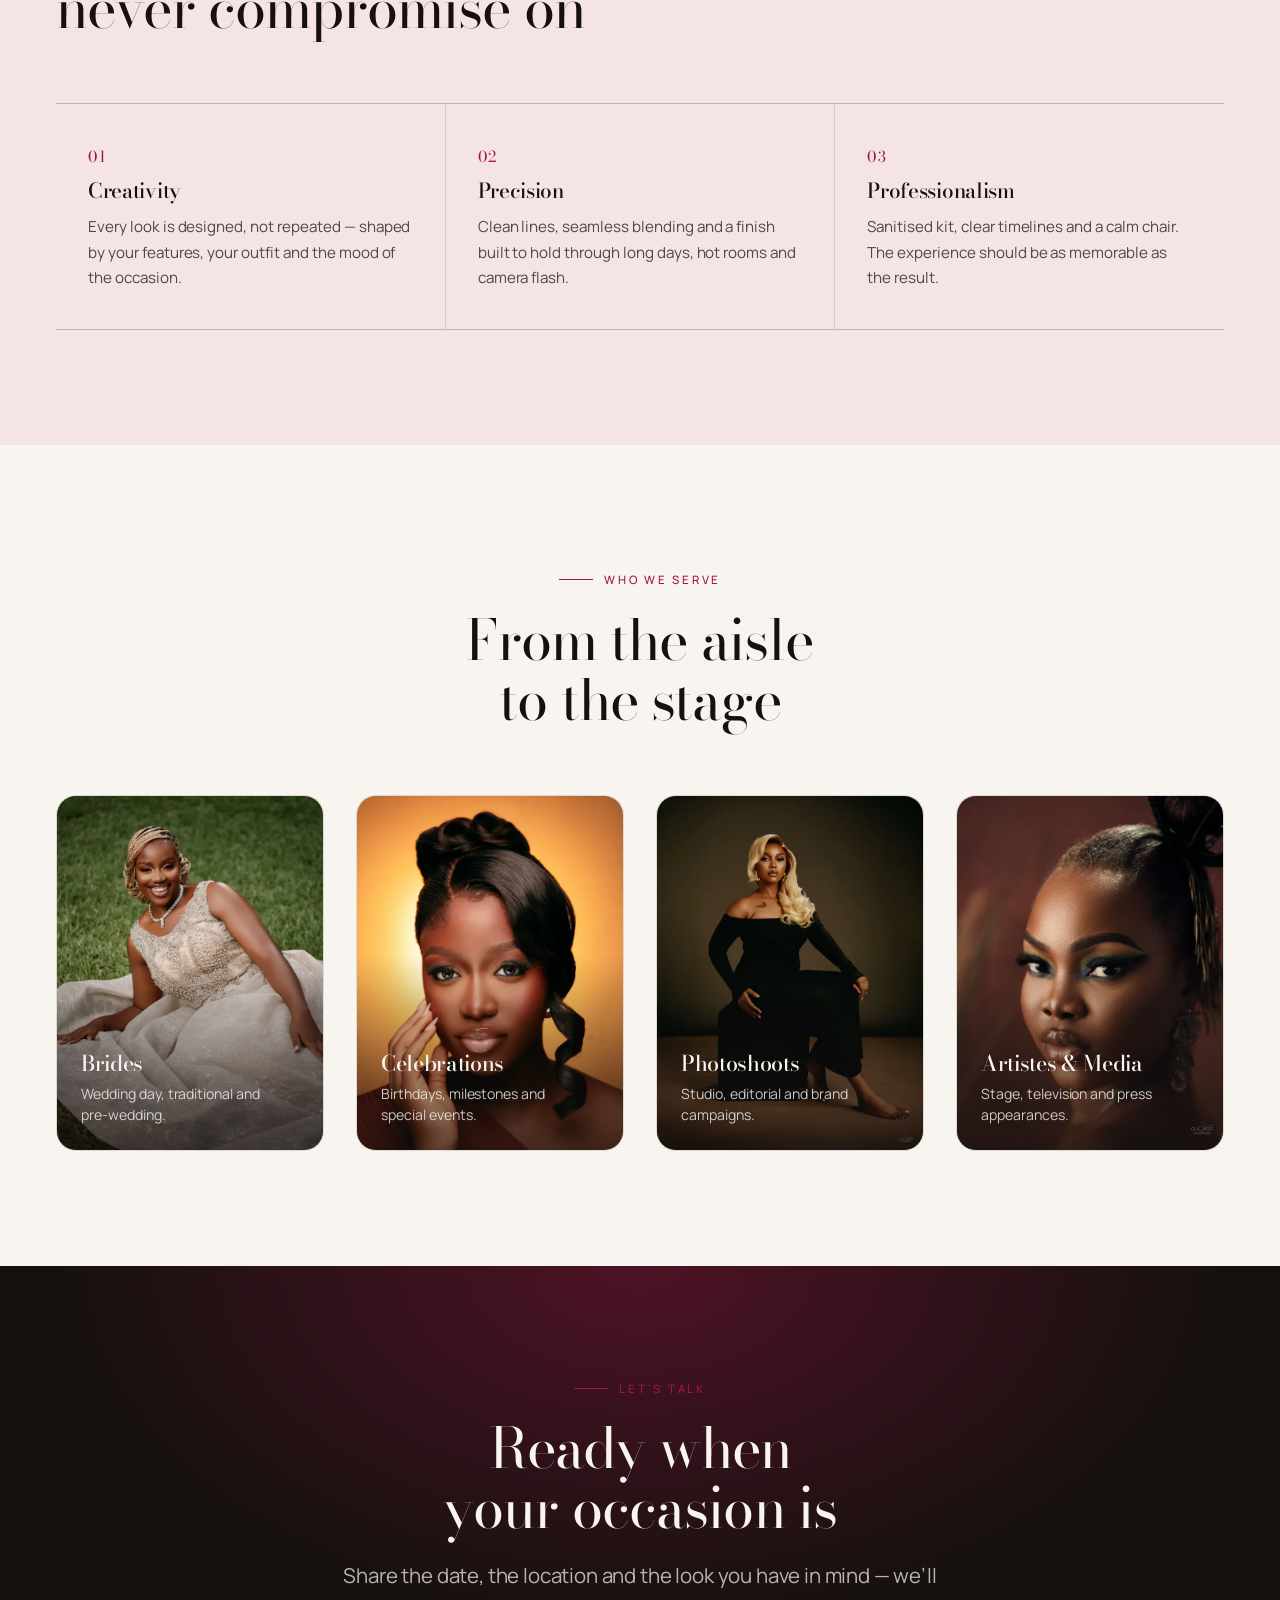
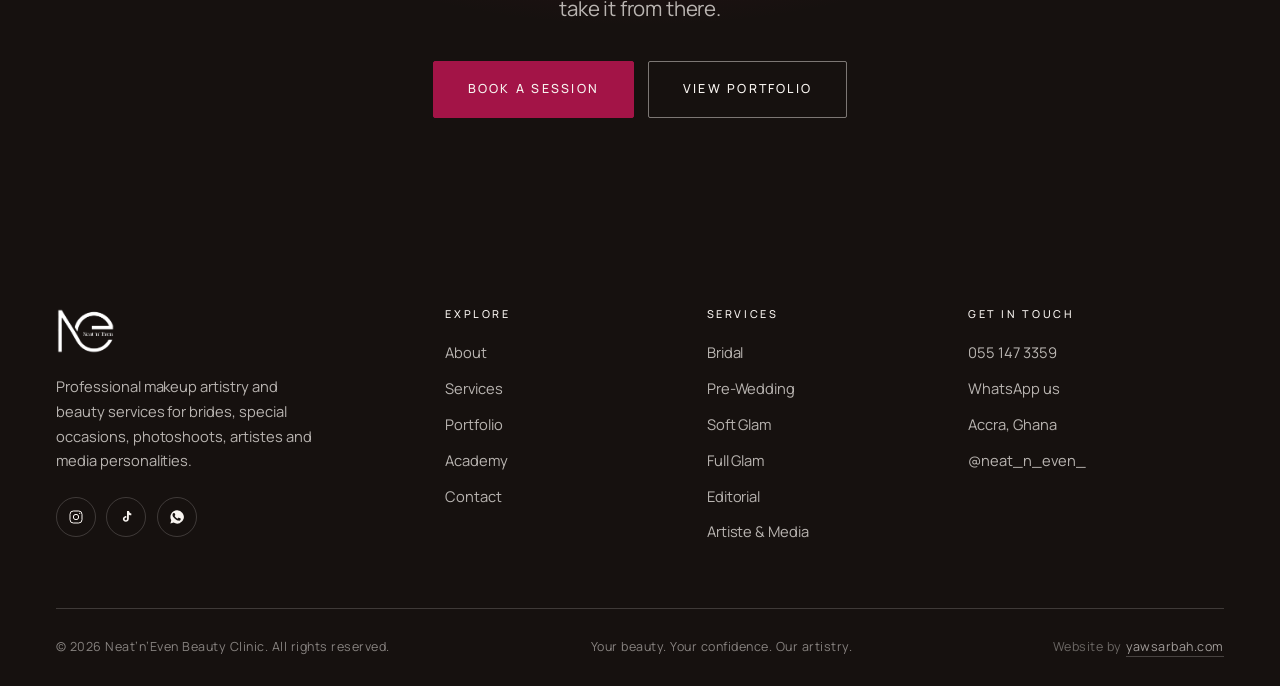
<file: about/index.html>
<!doctype html>
<html lang="en">
<head>
<meta charset="utf-8">
<meta name="viewport" content="width=device-width, initial-scale=1">
<title>Janet Ayisi — Makeup Artist in Accra | Neat'n'Even</title>
<meta name="description" content="Meet Janet Ayisi, Ghanaian makeup artist, cosmetologist and founder of Neat'n'Even Beauty Clinic, Accra — bridal, editorial and artiste makeup.">
<link rel="canonical" href="https://www.neatneven.com/about/">
<meta name="robots" content="index, follow, max-image-preview:large, max-snippet:-1, max-video-preview:-1">
<meta name="author" content="Neat'n'Even Beauty Clinic">
<meta name="geo.region" content="GH-AA">
<meta name="geo.placename" content="Accra">

<meta property="og:type" content="profile">
<meta property="og:site_name" content="Neat'n'Even Beauty Clinic">
<meta property="og:locale" content="en_GH">
<meta property="og:title" content="Janet Ayisi — Makeup Artist in Accra | Neat'n'Even">
<meta property="og:description" content="Meet Janet Ayisi, Ghanaian makeup artist, cosmetologist and founder of Neat'n'Even Beauty Clinic, Accra — bridal, editorial and artiste makeup.">
<meta property="og:url" content="https://www.neatneven.com/about/">
<meta property="og:image" content="https://www.neatneven.com/assets/img/brand/ceo.webp">
<meta property="og:image:width" content="1200">
<meta property="og:image:height" content="1500">
<meta property="og:image:alt" content="Makeup by Neat'n'Even Beauty Clinic, Accra">

<meta name="twitter:card" content="summary_large_image">
<meta name="twitter:title" content="Janet Ayisi — Makeup Artist in Accra | Neat'n'Even">
<meta name="twitter:description" content="Meet Janet Ayisi, Ghanaian makeup artist, cosmetologist and founder of Neat'n'Even Beauty Clinic, Accra — bridal, editorial and artiste makeup.">
<meta name="twitter:image" content="https://www.neatneven.com/assets/img/brand/ceo.webp">

<meta name="theme-color" content="#16110F">
<link rel="icon" href="../assets/img/brand/mark.png" type="image/png">
<link rel="apple-touch-icon" href="../assets/img/brand/mark.png">
<link rel="preconnect" href="https://fonts.googleapis.com">
<link rel="preconnect" href="https://fonts.gstatic.com" crossorigin>
<link href="https://fonts.googleapis.com/css2?family=Bodoni+Moda:ital,opsz,wght@0,6..96,400;0,6..96,500;0,6..96,600;1,6..96,400;1,6..96,500&family=Manrope:wght@300;400;500;600;700;800&family=Parisienne&display=swap" rel="stylesheet">
<script>document.documentElement.classList.add('js');</script>
<link rel="stylesheet" href="../css/styles.css">
<script type="application/ld+json">
{
  "@context": "https://schema.org",
  "@graph": [
    {
      "@type": "Person",
      "@id": "https://www.neatneven.com/#janet",
      "name": "Janet Ayisi",
      "jobTitle": "Founder & CEO",
      "worksFor": {
        "@id": "https://www.neatneven.com/#business"
      },
      "image": "https://www.neatneven.com/assets/img/brand/ceo.webp",
      "description": "Ghanaian professional makeup artist, cosmetologist and beauty entrepreneur; founder of Neat'n'Even Beauty Clinic.",
      "knowsAbout": [
        "Bridal makeup",
        "Editorial makeup",
        "Artiste and media makeup",
        "Cosmetology",
        "Makeup education"
      ],
      "sameAs": [
        "https://www.instagram.com/neat_n_even_",
        "https://www.tiktok.com/@neat_n_even_"
      ]
    },
    {
      "@type": "BreadcrumbList",
      "itemListElement": [
        {
          "@type": "ListItem",
          "position": 1,
          "name": "Home",
          "item": "https://www.neatneven.com/"
        },
        {
          "@type": "ListItem",
          "position": 2,
          "name": "About",
          "item": "https://www.neatneven.com/about/"
        }
      ]
    }
  ]
}
</script>
</head>
<body data-base="../">
<a class="skip-link" href="#main">Skip to content</a>

<header class="site-header" id="siteHeader">
  <div class="container">
    <a class="brand" href="../" aria-label="Neat'n'Even Beauty Clinic — home">
      <img src="../assets/img/brand/mark.png" alt="" width="120" height="92">
      <span class="brand-name">Neat&rsquo;n&rsquo;Even<small>Beauty Clinic</small></span>
    </a>
    <nav class="nav" aria-label="Primary">
      <ul>
        <li><a href="../">Home</a></li>
        <li><a href="../about/" aria-current="page">About</a></li>
        <li><a href="../services/">Services</a></li>
        <li><a href="../gallery/">Portfolio</a></li>
        <li><a href="../academy/">Academy</a></li>
        <li><a href="../contact/">Contact</a></li>
      </ul>
    </nav>
    <div class="header-actions">
      <a class="btn btn--sm" href="../contact/"><span>Book a session</span></a>
      <button class="nav-toggle" id="navToggle" aria-expanded="false" aria-controls="mobileNav" aria-label="Open menu">
        <span></span><span></span><span></span>
      </button>
    </div>
  </div>
</header>

<div class="mobile-nav" id="mobileNav" aria-hidden="true">
  <ul>
    <li><a href="../">Home</a></li>
    <li><a href="../about/" aria-current="page">About</a></li>
    <li><a href="../services/">Services</a></li>
    <li><a href="../gallery/">Portfolio</a></li>
    <li><a href="../academy/">Academy</a></li>
    <li><a href="../contact/">Contact</a></li>
  </ul>
  <div class="mobile-nav-foot">
    <span class="meta">Accra, Ghana &middot; Available worldwide</span>
    <a class="btn btn--block" href="../contact/"><span>Book a session</span></a>
    <a class="btn btn--ghost btn--block" href="tel:+233551473359"><span>055 147 3359</span></a>
  </div>
</div>

<main id="main">

  <section class="page-hero">
    <img class="page-hero-mark" src="../assets/img/brand/mark.png" alt="" aria-hidden="true" width="380" height="290">
    <div class="container">
      <nav class="breadcrumb" aria-label="Breadcrumb">
        <a href="../">Home</a> <span aria-hidden="true">/</span> <span>About</span>
      </nav>
      <p class="eyebrow">About the brand</p>
      <h1>Beauty that is refined, confidence that is felt</h1>
      <p class="lede">
        Neat&rsquo;n&rsquo;Even Beauty Clinic is a Ghanaian beauty brand specialising in professional makeup
        artistry and beauty services for brides, special occasions, photoshoots, artistes and media personalities.
      </p>
    </div>
  </section>

  <!-- ============ STORY ============ -->
  <section class="section">
    <div class="container">
      <div class="split split--wide-text split--top">
        <div class="reveal">
          <p class="eyebrow">Our story</p>
          <h2>Artistry built around the person in the chair</h2>
          <p class="lede" style="margin-top:1.5rem">
            With a passion for enhancing natural beauty, we create elegant, refined and personalised looks
            that complement each client&rsquo;s features, personality and occasion.
          </p>
          <p style="margin-top:1.25rem">
            Our approach combines creativity, precision and professionalism to ensure every client feels
            confident and beautifully represented. No two faces are the same, and no two occasions ask for
            the same thing &mdash; so every look begins with a conversation, not a product.
          </p>
          <p>
            We have had the privilege of working with notable Ghanaian gospel artistes, including
            Piesie Esther and Shantel Boamah, as well as clients across different areas of the beauty
            and entertainment industry.
          </p>
          <p>
            Based in Accra, Ghana, Neat&rsquo;n&rsquo;Even is available for bookings across Ghana and
            internationally. Whether it&rsquo;s a wedding, special event, photoshoot or artiste engagement,
            we are ready to bring our artistry wherever your occasion takes you.
          </p>
        </div>
        <div class="split-figure split-figure--tall reveal reveal-d2">
          <img src="../assets/img/gallery/bridal/bridal-08.webp" alt="Bridal makeup by Neat'n'Even Beauty Clinic" width="1280" height="1600" loading="lazy" decoding="async">
        </div>
      </div>
    </div>
  </section>

  <!-- ============ PROMISE ============ -->
  <section class="section section--tight section--ink">
    <div class="container container--narrow" style="text-align:center">
      <p class="eyebrow eyebrow--center reveal">Our promise</p>
      <h2 class="reveal reveal-d1" style="font-size:clamp(2rem,4vw,3.25rem)">
        Your beauty.<br>Your confidence.<br><span style="font-style:italic;color:var(--blush-deep)">Our artistry.</span>
      </h2>
    </div>
  </section>

  <!-- ============ CEO — cover treatment ============ -->
  <section class="cover">
    <div class="container container--wide">
      <p class="cover__rule">
        <span class="side">Makeup Artist</span>
        <span class="mid">Neat&rsquo;n&rsquo;Even &rsquo;26</span>
        <span class="side">Cosmetologist</span>
      </p>
      <span class="cover__reg" aria-hidden="true">&reg;</span>
    </div>

    <span class="cover__mark" aria-hidden="true">Ne</span>

    <div class="container container--wide cover__body">
      <div class="cover__figure reveal">
        <img src="../assets/img/brand/hero-cutout.webp" alt="Janet Ayisi, Founder and CEO of Neat'n'Even Beauty Clinic" width="1533" height="1900" loading="lazy" decoding="async">
      </div>

      <div class="cover__copy reveal reveal-d1">
        <span class="cover__tag">Founder</span>
        <h2 class="cover__name">Janet Ayisi</h2>
        <p class="cover__role">Enhancing natural beauty through <em>artistry</em></p>
        <p class="cover__text">
          A Ghanaian professional makeup artist, cosmetologist and beauty entrepreneur. Janet built
          Neat&rsquo;n&rsquo;Even around the belief that makeup should not change who you are, but rather
          enhance your natural beauty and bring out your confidence. Her expertise spans bridal, special
          occasions, photoshoots, artiste and media makeup, as well as makeup education &mdash; and she has
          worked with notable Ghanaian gospel artistes including Piesie Esther and Shantel Boamah.
        </p>
        <p class="cover__text">
          Known for her attention to detail and commitment to professionalism, her vision is simple: beauty
          that is refined, confidence that is felt, and an experience that is <strong>remembered</strong>.
        </p>
        <div class="btn-row cover__cta">
          <a class="btn btn--light" href="../contact/"><span>Book with Janet</span></a>
        </div>
      </div>
    </div>
  </section>

  <!-- ============ APPROACH ============ -->
  <section class="section section--blush">
    <div class="container">
      <div class="section-head reveal">
        <p class="eyebrow">How we work</p>
        <h2>Three things we never compromise on</h2>
      </div>
      <div class="pillars" style="margin-top:0">
        <div class="pillar reveal">
          <span class="num">01</span>
          <h3>Creativity</h3>
          <p>Every look is designed, not repeated &mdash; shaped by your features, your outfit and the mood of the occasion.</p>
        </div>
        <div class="pillar reveal reveal-d1">
          <span class="num">02</span>
          <h3>Precision</h3>
          <p>Clean lines, seamless blending and a finish built to hold through long days, hot rooms and camera flash.</p>
        </div>
        <div class="pillar reveal reveal-d2">
          <span class="num">03</span>
          <h3>Professionalism</h3>
          <p>Sanitised kit, clear timelines and a calm chair. The experience should be as memorable as the result.</p>
        </div>
      </div>
    </div>
  </section>

  <!-- ============ WHO WE SERVE ============ -->
  <section class="section">
    <div class="container container--wide">
      <div class="section-head section-head--center reveal">
        <p class="eyebrow eyebrow--center">Who we serve</p>
        <h2>From the aisle to the stage</h2>
      </div>
      <div class="card-grid card-grid--4">
        <a class="service-card reveal" href="../gallery/#bridal">
          <div class="service-card__media">
            <img src="../assets/img/gallery/bridal/bridal-04-thumb.webp" alt="Bride in beaded gown" width="720" height="900" loading="lazy" decoding="async">
          </div>
          <div class="service-card__body"><h3>Brides</h3><p>Wedding day, traditional and pre-wedding.</p></div>
        </a>
        <a class="service-card reveal reveal-d1" href="../gallery/#birthday-glam">
          <div class="service-card__media">
            <img src="../assets/img/gallery/birthday-glam/birthday-glam-07-thumb.webp" alt="Celebration glam look" width="720" height="900" loading="lazy" decoding="async">
          </div>
          <div class="service-card__body"><h3>Celebrations</h3><p>Birthdays, milestones and special events.</p></div>
        </a>
        <a class="service-card reveal reveal-d2" href="../gallery/#photoshoot">
          <div class="service-card__media">
            <img src="../assets/img/gallery/photoshoot/photoshoot-06-thumb.webp" alt="Studio photoshoot look" width="720" height="900" loading="lazy" decoding="async">
          </div>
          <div class="service-card__body"><h3>Photoshoots</h3><p>Studio, editorial and brand campaigns.</p></div>
        </a>
        <a class="service-card reveal reveal-d3" href="../gallery/#avant-garde">
          <div class="service-card__media">
            <img src="../assets/img/gallery/avant-garde/avant-garde-06-thumb.webp" alt="Avant garde creative look" width="720" height="900" loading="lazy" decoding="async">
          </div>
          <div class="service-card__body"><h3>Artistes &amp; Media</h3><p>Stage, television and press appearances.</p></div>
        </a>
      </div>
    </div>
  </section>

  <section class="cta-band">
    <div class="container">
      <p class="eyebrow eyebrow--center reveal">Let&rsquo;s talk</p>
      <h2 class="reveal reveal-d1">Ready when your occasion is</h2>
      <p class="lede reveal reveal-d2">
        Share the date, the location and the look you have in mind &mdash; we&rsquo;ll take it from there.
      </p>
      <div class="btn-row reveal reveal-d3">
        <a class="btn btn--rose" href="../contact/"><span>Book a session</span></a>
        <a class="btn btn--light" href="../gallery/"><span>View portfolio</span></a>
      </div>
    </div>
  </section>

</main>

<footer class="site-footer">
  <div class="container container--wide">
    <div class="footer-grid">
      <div class="footer-brand">
        <img src="../assets/img/brand/logo.png" alt="Neat'n'Even Beauty Clinic" width="240" height="185" loading="lazy">
        <p>Professional makeup artistry and beauty services for brides, special occasions, photoshoots, artistes and media personalities.</p>
        <div class="socials">
          <a href="https://www.instagram.com/neat_n_even_" target="_blank" rel="noopener" aria-label="Instagram">
            <svg viewBox="0 0 24 24" fill="none" stroke="currentColor" stroke-width="1.5" aria-hidden="true"><rect x="3" y="3" width="18" height="18" rx="5"/><circle cx="12" cy="12" r="4"/><circle cx="17.5" cy="6.5" r="1" fill="currentColor" stroke="none"/></svg>
          </a>
          <a href="https://www.tiktok.com/@neat_n_even_" target="_blank" rel="noopener" aria-label="TikTok">
            <svg viewBox="0 0 24 24" fill="currentColor" aria-hidden="true"><path d="M16.5 3c.3 2.1 1.6 3.6 3.5 3.9v2.6c-1.3.1-2.6-.3-3.7-1v5.9c0 4.9-5.3 6.4-8 3.2-1.9-2.3-1.1-6.2 2.4-6.9.6-.1 1.2-.1 1.8 0v2.7c-1.6-.5-2.9.6-2.6 2 .2 1.3 1.8 1.9 2.9 1 .5-.4.7-1 .7-1.9V3z"/></svg>
          </a>
          <a href="https://wa.me/233551473359" target="_blank" rel="noopener" aria-label="WhatsApp">
            <svg viewBox="0 0 24 24" fill="currentColor" aria-hidden="true"><path d="M12 2a10 10 0 00-8.6 15l-1.3 4.7 4.8-1.3A10 10 0 1012 2zm5.6 14.1c-.2.7-1.4 1.3-2 1.4-.5.1-1.2.1-1.9-.1-.4-.1-1-.3-1.8-.6-3.1-1.3-5.1-4.4-5.3-4.7-.2-.2-1.3-1.7-1.3-3.2s.8-2.3 1.1-2.6c.3-.3.6-.4.8-.4h.6c.2 0 .4 0 .7.5.2.6.8 2 .9 2.1.1.2.1.3 0 .5-.1.2-.2.3-.3.5l-.5.5c-.2.2-.3.3-.2.6.2.3.8 1.4 1.8 2.2 1.2 1.1 2.2 1.4 2.5 1.6.3.1.5.1.6-.1s.7-.9.9-1.2c.2-.3.4-.2.6-.1l2 1c.3.1.5.2.6.3.1.3.1.8-.1 1.5z"/></svg>
          </a>
        </div>
      </div>
      <div class="footer-col">
        <h4>Explore</h4>
        <ul>
          <li><a href="../about/">About</a></li>
          <li><a href="../services/">Services</a></li>
          <li><a href="../gallery/">Portfolio</a></li>
          <li><a href="../academy/">Academy</a></li>
          <li><a href="../contact/">Contact</a></li>
        </ul>
      </div>
      <div class="footer-col">
        <h4>Services</h4>
        <ul>
          <li><a href="../services/#bridal">Bridal</a></li>
          <li><a href="../services/#pre-wedding">Pre-Wedding</a></li>
          <li><a href="../services/#soft-glam">Soft Glam</a></li>
          <li><a href="../services/#full-glam">Full Glam</a></li>
          <li><a href="../services/#editorial">Editorial</a></li>
          <li><a href="../services/#artiste">Artiste &amp; Media</a></li>
        </ul>
      </div>
      <div class="footer-col">
        <h4>Get in touch</h4>
        <ul>
          <li><a href="tel:+233551473359">055 147 3359</a></li>
          <li><a href="https://wa.me/233551473359" target="_blank" rel="noopener">WhatsApp us</a></li>
          <li>Accra, Ghana</li>
          <li><a href="https://www.instagram.com/neat_n_even_" target="_blank" rel="noopener">@neat_n_even_</a></li>
        </ul>
      </div>
    </div>
    <div class="footer-bottom">
      <span>&copy; <span id="year">2026</span> Neat&rsquo;n&rsquo;Even Beauty Clinic. All rights reserved.</span>
      <span>Your beauty. Your confidence. Our artistry.</span>
      <span class="built-by">Website by <a href="https://yawsarbah.com" target="_blank" rel="noopener">yawsarbah.com</a></span>
    </div>
  </div>
</footer>

<a class="wa-float" id="waFloat" href="https://wa.me/233551473359?text=Hello%20Neat'n'Even%2C%20I'd%20like%20to%20book%20a%20session." target="_blank" rel="noopener" aria-label="Chat with us on WhatsApp">
  <svg viewBox="0 0 24 24" fill="currentColor" aria-hidden="true"><path d="M12 2a10 10 0 00-8.6 15l-1.3 4.7 4.8-1.3A10 10 0 1012 2zm5.6 14.1c-.2.7-1.4 1.3-2 1.4-.5.1-1.2.1-1.9-.1-.4-.1-1-.3-1.8-.6-3.1-1.3-5.1-4.4-5.3-4.7-.2-.2-1.3-1.7-1.3-3.2s.8-2.3 1.1-2.6c.3-.3.6-.4.8-.4h.6c.2 0 .4 0 .7.5.2.6.8 2 .9 2.1.1.2.1.3 0 .5-.1.2-.2.3-.3.5l-.5.5c-.2.2-.3.3-.2.6.2.3.8 1.4 1.8 2.2 1.2 1.1 2.2 1.4 2.5 1.6.3.1.5.1.6-.1s.7-.9.9-1.2c.2-.3.4-.2.6-.1l2 1c.3.1.5.2.6.3.1.3.1.8-.1 1.5z"/></svg>
</a>

<script src="../js/main.js" defer></script>
</body>
</html>
</file>
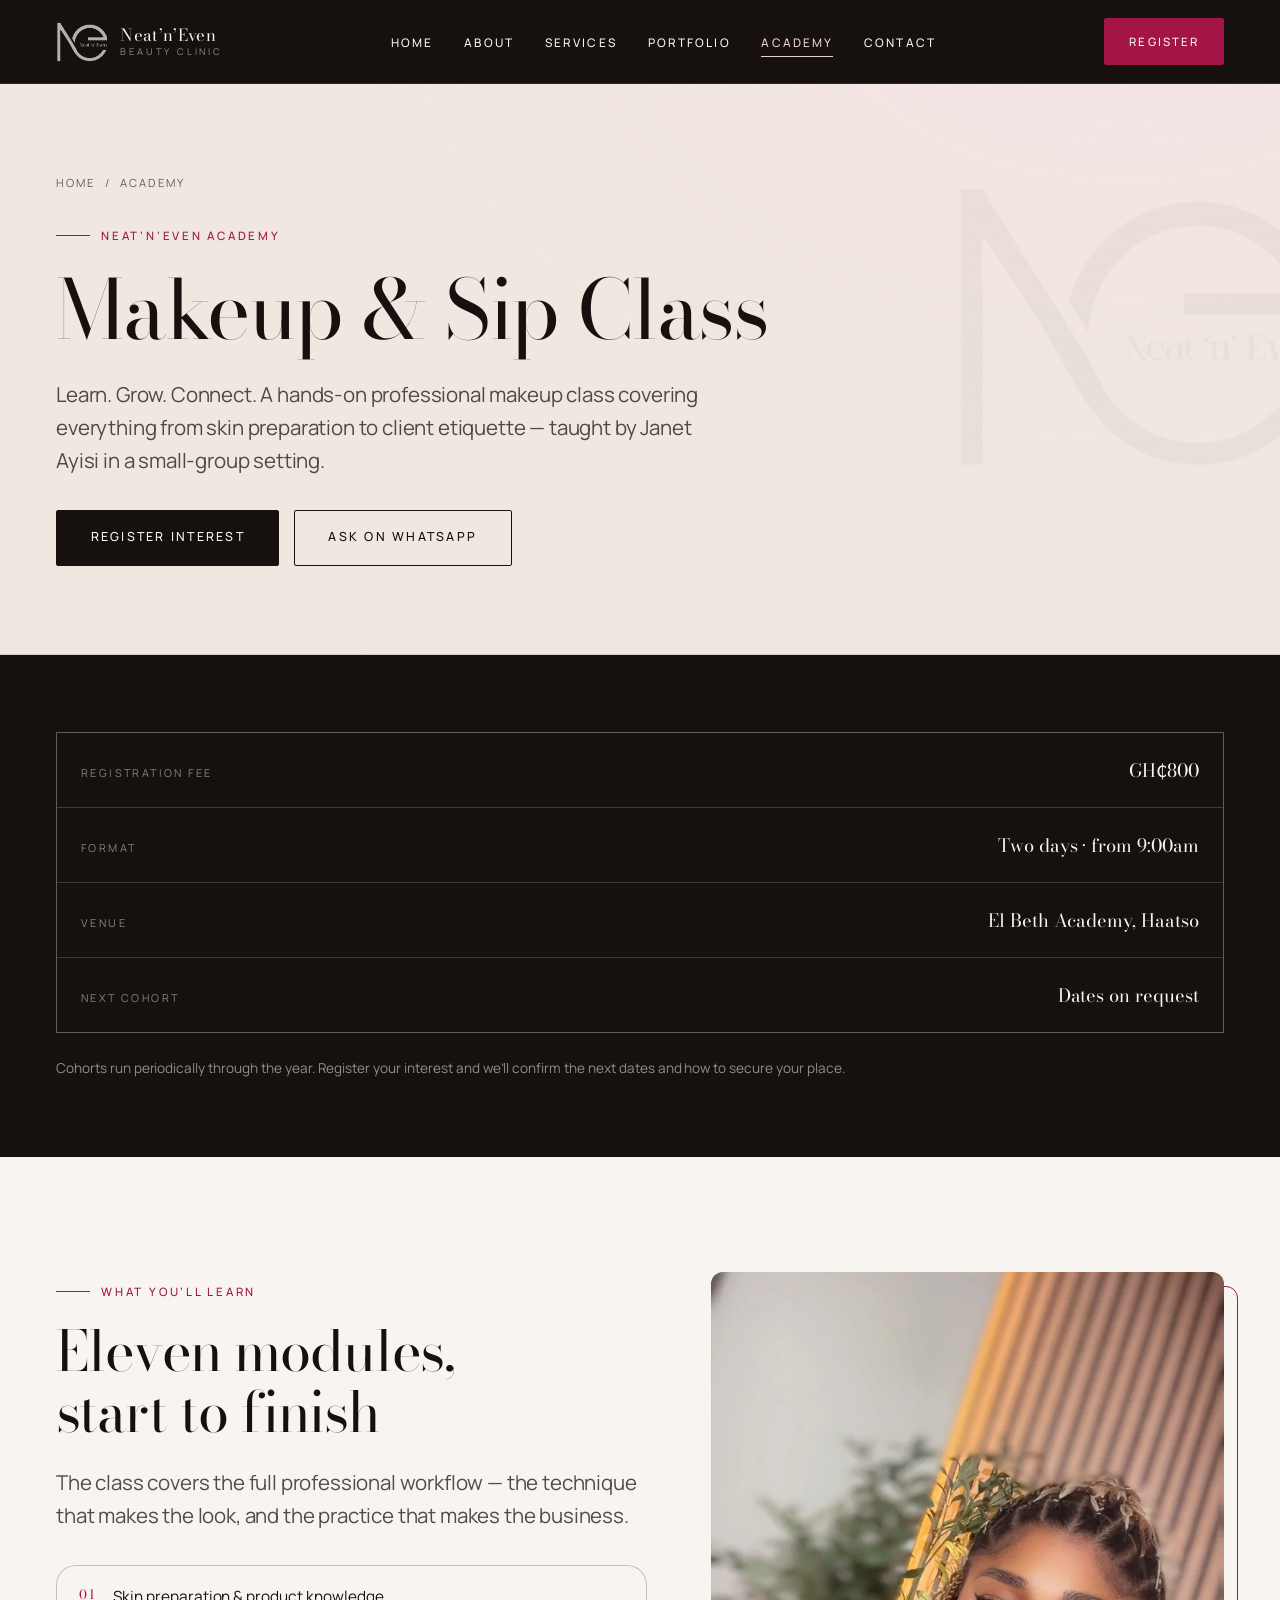
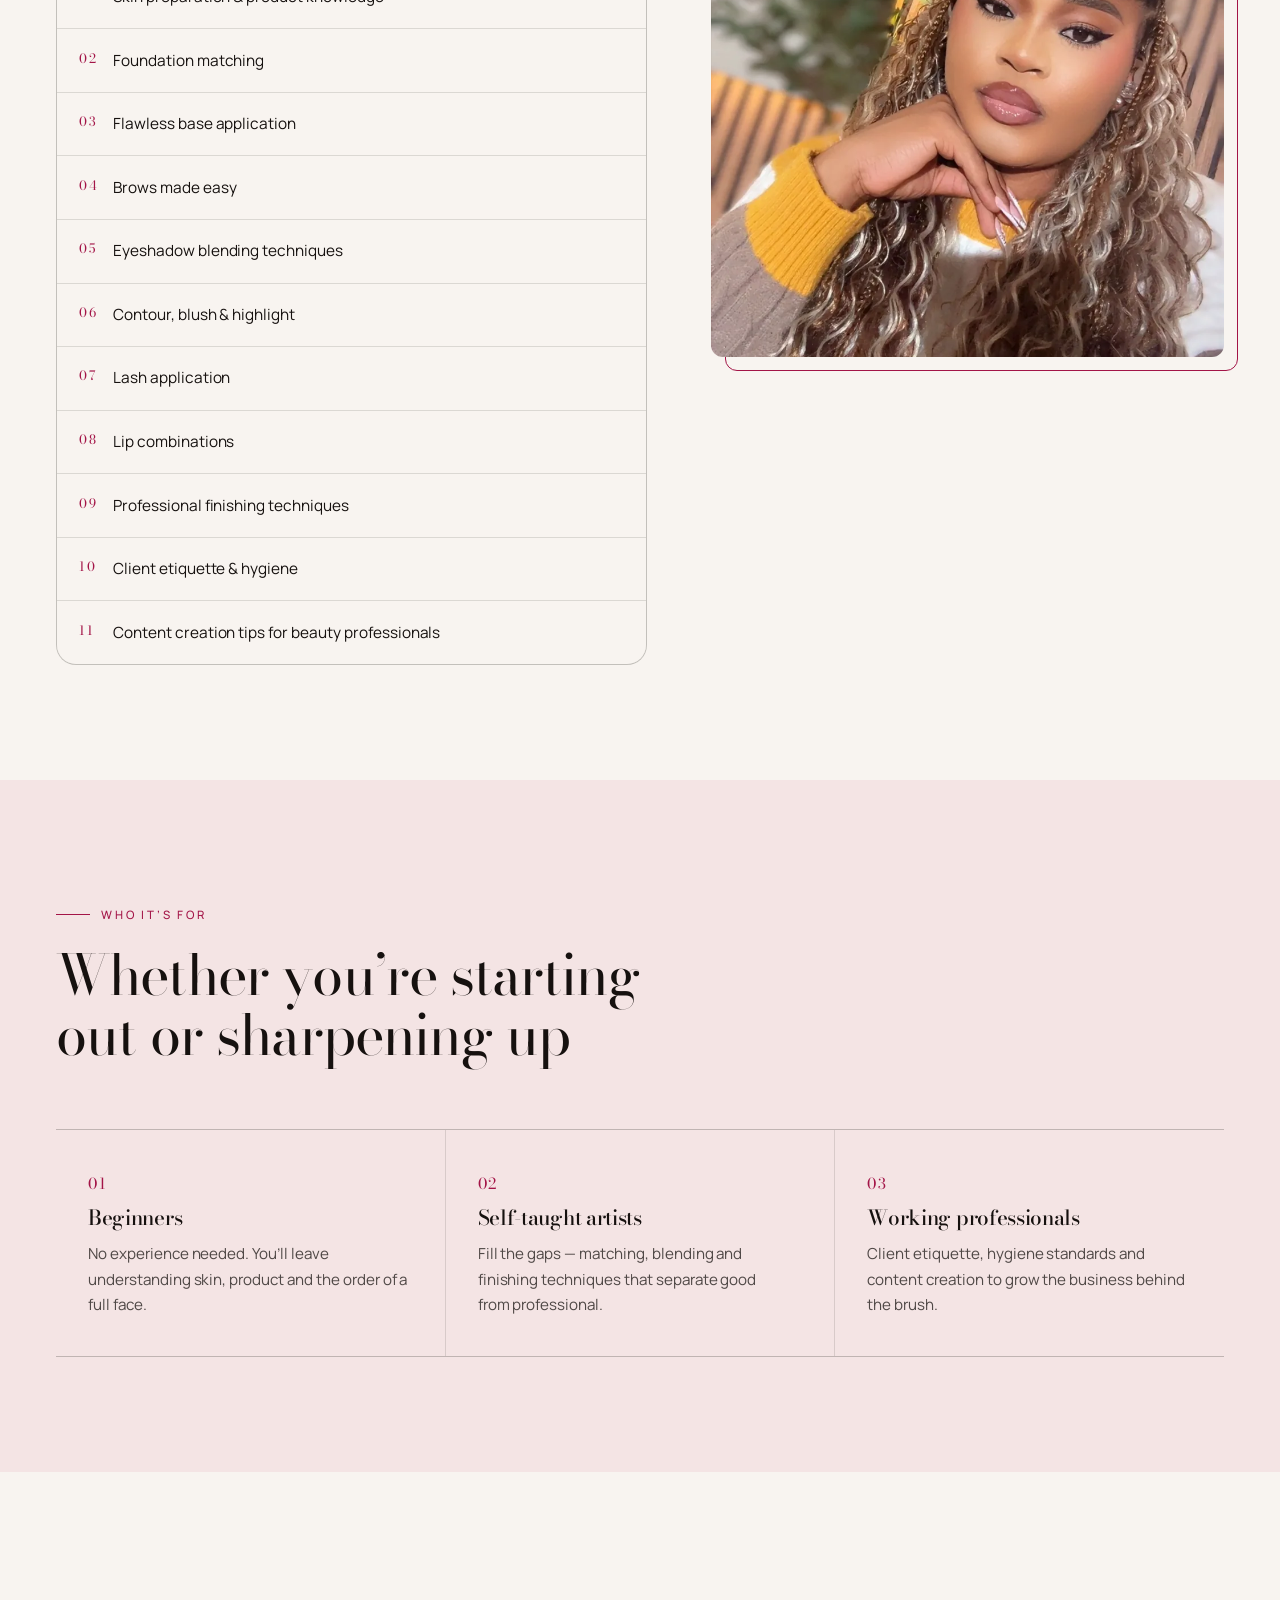
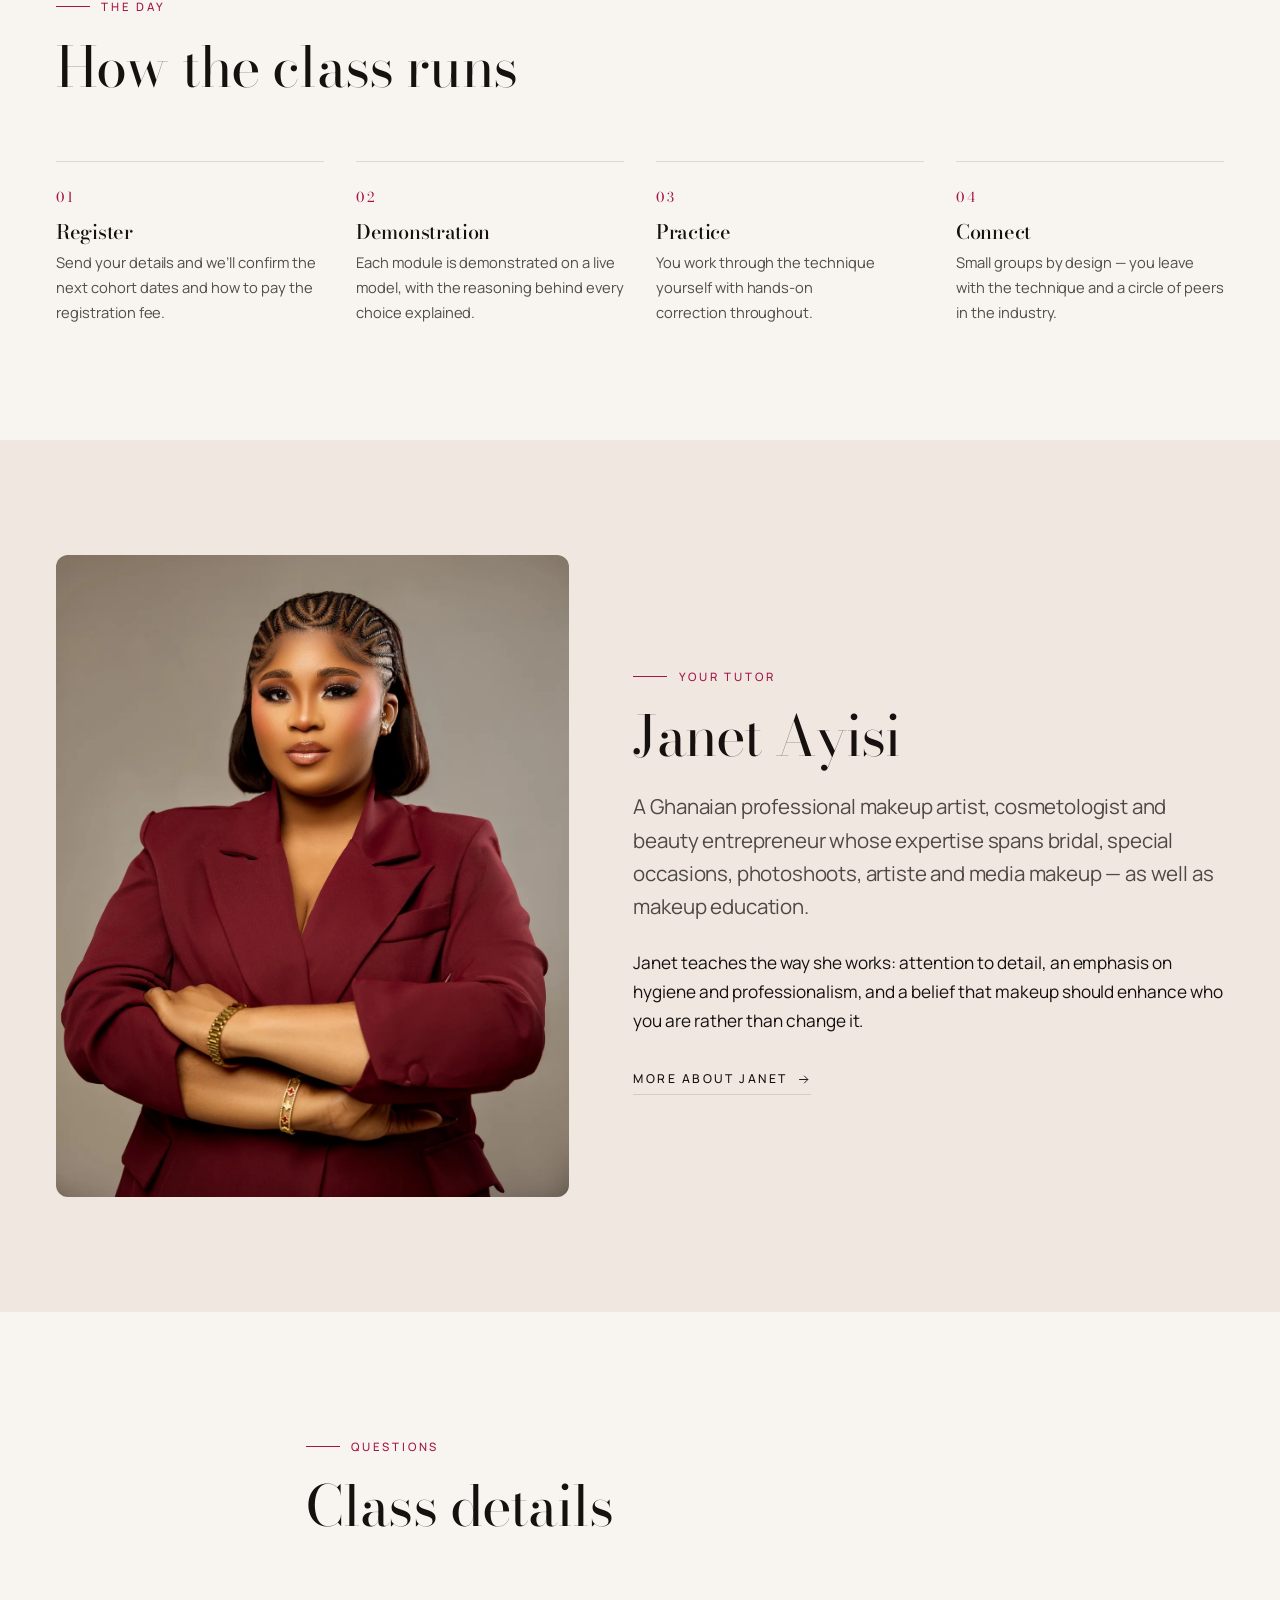
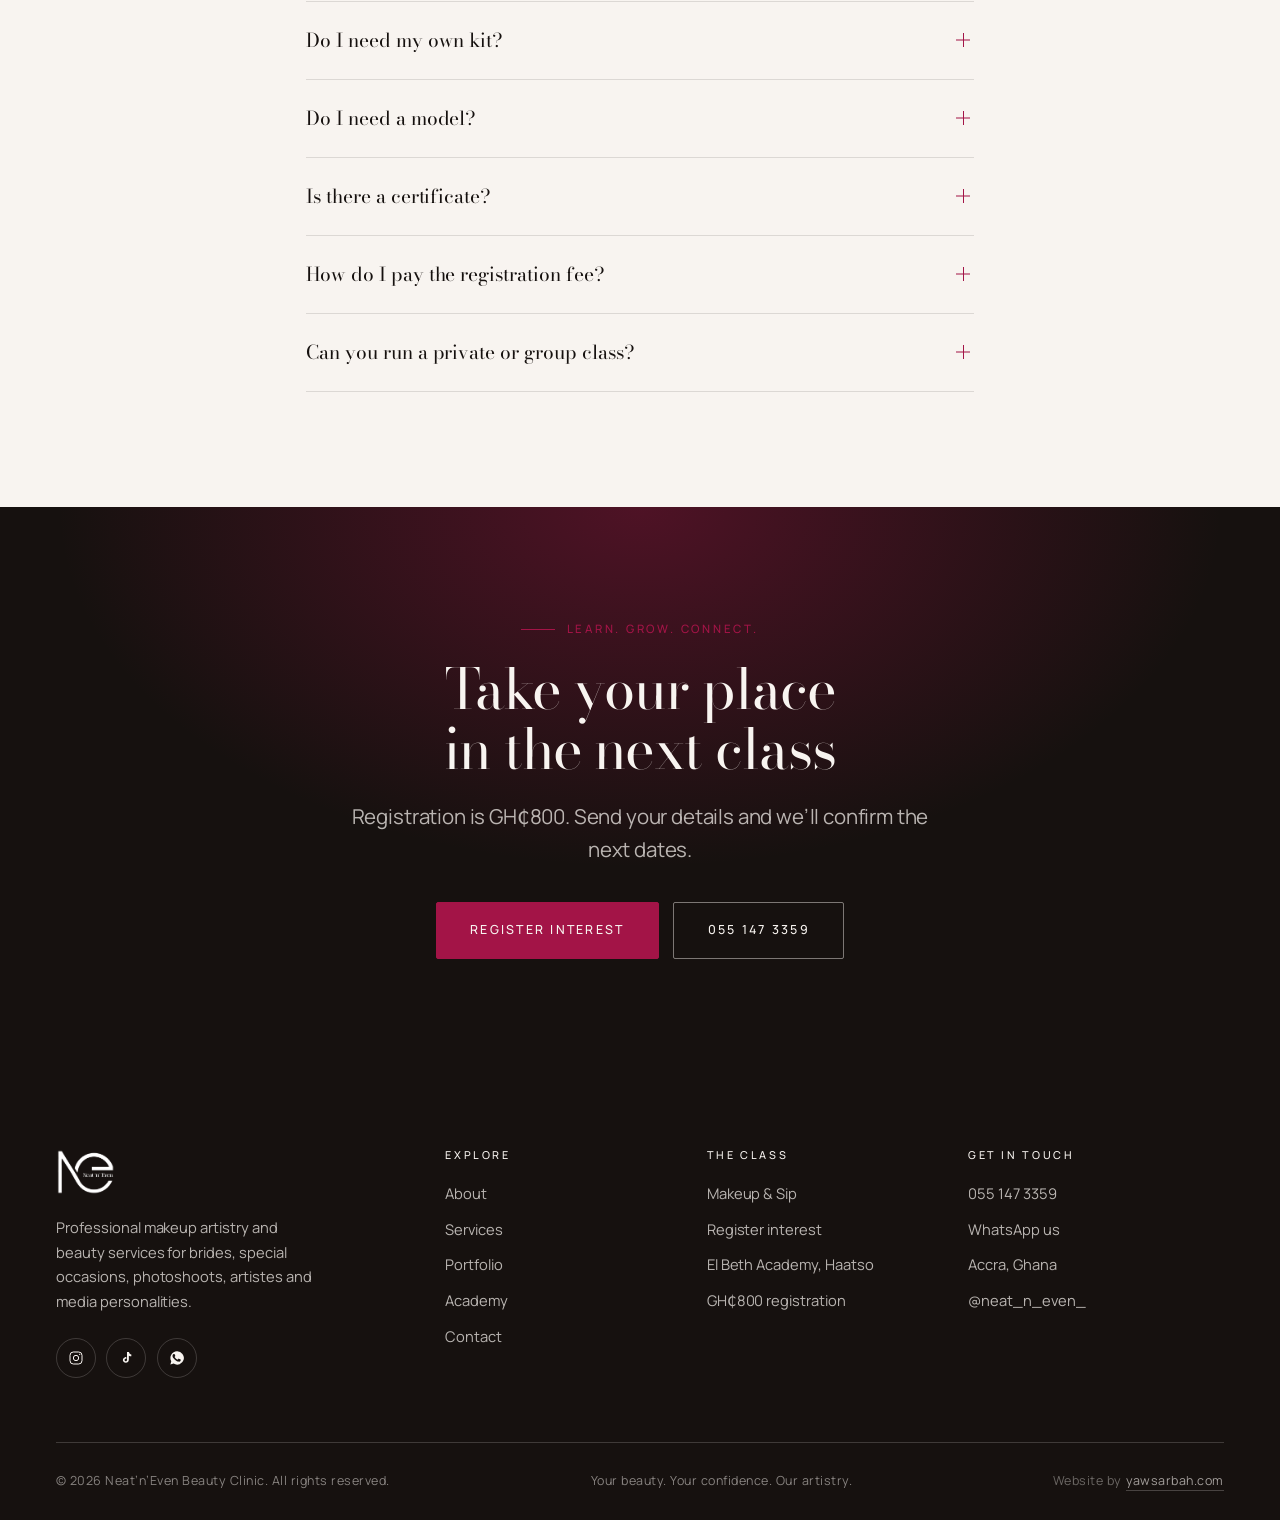
<file: academy/index.html>
<!doctype html>
<html lang="en">
<head>
<meta charset="utf-8">
<meta name="viewport" content="width=device-width, initial-scale=1">
<title>Makeup Classes in Accra — Makeup & Sip | Neat'n'Even</title>
<meta name="description" content="Learn professional makeup in Accra. 11 modules from skin prep to client etiquette. GHS 800 registration, taught by Janet Ayisi at El Beth Academy, Haatso.">
<link rel="canonical" href="https://www.neatneven.com/academy/">
<meta name="robots" content="index, follow, max-image-preview:large, max-snippet:-1, max-video-preview:-1">
<meta name="author" content="Neat'n'Even Beauty Clinic">
<meta name="geo.region" content="GH-AA">
<meta name="geo.placename" content="Accra">

<meta property="og:type" content="website">
<meta property="og:site_name" content="Neat'n'Even Beauty Clinic">
<meta property="og:locale" content="en_GH">
<meta property="og:title" content="Makeup Classes in Accra — Makeup & Sip | Neat'n'Even">
<meta property="og:description" content="Learn professional makeup in Accra. 11 modules from skin prep to client etiquette. GHS 800 registration, taught by Janet Ayisi at El Beth Academy, Haatso.">
<meta property="og:url" content="https://www.neatneven.com/academy/">
<meta property="og:image" content="https://www.neatneven.com/assets/img/brand/ceo.webp">
<meta property="og:image:width" content="1200">
<meta property="og:image:height" content="1500">
<meta property="og:image:alt" content="Makeup by Neat'n'Even Beauty Clinic, Accra">

<meta name="twitter:card" content="summary_large_image">
<meta name="twitter:title" content="Makeup Classes in Accra — Makeup & Sip | Neat'n'Even">
<meta name="twitter:description" content="Learn professional makeup in Accra. 11 modules from skin prep to client etiquette. GHS 800 registration, taught by Janet Ayisi at El Beth Academy, Haatso.">
<meta name="twitter:image" content="https://www.neatneven.com/assets/img/brand/ceo.webp">

<meta name="theme-color" content="#16110F">
<link rel="icon" href="../assets/img/brand/mark.png" type="image/png">
<link rel="apple-touch-icon" href="../assets/img/brand/mark.png">
<link rel="preconnect" href="https://fonts.googleapis.com">
<link rel="preconnect" href="https://fonts.gstatic.com" crossorigin>
<link href="https://fonts.googleapis.com/css2?family=Bodoni+Moda:ital,opsz,wght@0,6..96,400;0,6..96,500;0,6..96,600;1,6..96,400;1,6..96,500&family=Manrope:wght@300;400;500;600;700;800&family=Parisienne&display=swap" rel="stylesheet">
<script>document.documentElement.classList.add('js');</script>
<link rel="stylesheet" href="../css/styles.css">
<script type="application/ld+json">
{
  "@context": "https://schema.org",
  "@graph": [
    {
      "@type": "Course",
      "name": "Makeup & Sip Class",
      "description": "Hands-on professional makeup class covering skin preparation, foundation matching, base application, brows, eyeshadow blending, contour, lashes, lips, finishing, client etiquette and content creation.",
      "provider": {
        "@id": "https://www.neatneven.com/#business"
      },
      "inLanguage": "en",
      "offers": {
        "@type": "Offer",
        "price": 800,
        "priceCurrency": "GHS",
        "category": "Registration",
        "availability": "https://schema.org/InStock"
      },
      "hasCourseInstance": {
        "@type": "CourseInstance",
        "courseMode": "onsite",
        "courseWorkload": "P2D",
        "location": {
          "@type": "Place",
          "name": "El Beth Academy, Haatso",
          "address": {
            "@type": "PostalAddress",
            "addressLocality": "Accra",
            "addressRegion": "Greater Accra",
            "addressCountry": "GH"
          }
        }
      }
    },
    {
      "@type": "FAQPage",
      "mainEntity": [
        {
          "@type": "Question",
          "name": "Do I need my own makeup kit to attend the class?",
          "acceptedAnswer": {
            "@type": "Answer",
            "text": "Not to attend. Products are provided for the practical sessions, and we talk through what to buy first when building your own kit."
          }
        },
        {
          "@type": "Question",
          "name": "Do I need a model for the makeup class?",
          "acceptedAnswer": {
            "@type": "Answer",
            "text": "Depending on the cohort, students either pair up to practise on each other or work with a provided model. This is confirmed before the day."
          }
        },
        {
          "@type": "Question",
          "name": "How much is the makeup class in Accra?",
          "acceptedAnswer": {
            "@type": "Answer",
            "text": "Registration for the Makeup & Sip class is GHS 800. It runs over two days from 9:00am at El Beth Academy, Haatso."
          }
        },
        {
          "@type": "Question",
          "name": "Can you run a private or group makeup class?",
          "acceptedAnswer": {
            "@type": "Answer",
            "text": "Yes. Private one-to-one sessions and closed group bookings can be arranged around your schedule."
          }
        }
      ]
    },
    {
      "@type": "BreadcrumbList",
      "itemListElement": [
        {
          "@type": "ListItem",
          "position": 1,
          "name": "Home",
          "item": "https://www.neatneven.com/"
        },
        {
          "@type": "ListItem",
          "position": 2,
          "name": "Academy",
          "item": "https://www.neatneven.com/academy/"
        }
      ]
    }
  ]
}
</script>
</head>
<body data-base="../">
<a class="skip-link" href="#main">Skip to content</a>

<header class="site-header" id="siteHeader">
  <div class="container">
    <a class="brand" href="../" aria-label="Neat'n'Even Beauty Clinic — home">
      <img src="../assets/img/brand/mark.png" alt="" width="120" height="92">
      <span class="brand-name">Neat&rsquo;n&rsquo;Even<small>Beauty Clinic</small></span>
    </a>
    <nav class="nav" aria-label="Primary">
      <ul>
        <li><a href="../">Home</a></li>
        <li><a href="../about/">About</a></li>
        <li><a href="../services/">Services</a></li>
        <li><a href="../gallery/">Portfolio</a></li>
        <li><a href="../academy/" aria-current="page">Academy</a></li>
        <li><a href="../contact/">Contact</a></li>
      </ul>
    </nav>
    <div class="header-actions">
      <a class="btn btn--sm" href="../contact/?service=Makeup%20%26%20Sip%20Class"><span>Register</span></a>
      <button class="nav-toggle" id="navToggle" aria-expanded="false" aria-controls="mobileNav" aria-label="Open menu">
        <span></span><span></span><span></span>
      </button>
    </div>
  </div>
</header>

<div class="mobile-nav" id="mobileNav" aria-hidden="true">
  <ul>
    <li><a href="../">Home</a></li>
    <li><a href="../about/">About</a></li>
    <li><a href="../services/">Services</a></li>
    <li><a href="../gallery/">Portfolio</a></li>
    <li><a href="../academy/" aria-current="page">Academy</a></li>
    <li><a href="../contact/">Contact</a></li>
  </ul>
  <div class="mobile-nav-foot">
    <span class="meta">Accra, Ghana &middot; Available worldwide</span>
    <a class="btn btn--block" href="../contact/?service=Makeup%20%26%20Sip%20Class"><span>Register interest</span></a>
    <a class="btn btn--ghost btn--block" href="tel:+233551473359"><span>055 147 3359</span></a>
  </div>
</div>

<main id="main">

  <section class="page-hero">
    <img class="page-hero-mark" src="../assets/img/brand/mark.png" alt="" aria-hidden="true" width="380" height="290">
    <div class="container">
      <nav class="breadcrumb" aria-label="Breadcrumb">
        <a href="../">Home</a> <span aria-hidden="true">/</span> <span>Academy</span>
      </nav>
      <p class="eyebrow">Neat&rsquo;n&rsquo;Even Academy</p>
      <h1>Makeup &amp; Sip Class</h1>
      <p class="lede">
        Learn. Grow. Connect. A hands-on professional makeup class covering everything from skin preparation
        to client etiquette &mdash; taught by Janet Ayisi in a small-group setting.
      </p>
      <div class="btn-row" style="margin-top:2rem">
        <a class="btn" href="../contact/?service=Makeup%20%26%20Sip%20Class"><span>Register interest</span></a>
        <a class="btn btn--ghost" href="https://wa.me/233551473359?text=Hello%20Neat'n'Even%2C%20I'd%20like%20details%20on%20the%20next%20Makeup%20%26%20Sip%20class." target="_blank" rel="noopener"><span>Ask on WhatsApp</span></a>
      </div>
    </div>
  </section>

  <!-- ============ AT A GLANCE ============ -->
  <section class="section section--tight section--ink">
    <div class="container container--wide">
      <ul class="fact-list" style="grid-template-columns:1fr">
        <li>
          <span class="k">Registration fee</span>
          <span class="v">GH&#8373;800</span>
        </li>
        <li>
          <span class="k">Format</span>
          <span class="v">Two days &middot; from 9:00am</span>
        </li>
        <li>
          <span class="k">Venue</span>
          <span class="v">El Beth Academy, Haatso</span>
        </li>
        <li>
          <span class="k">Next cohort</span>
          <span class="v">Dates on request</span>
        </li>
      </ul>
      <p style="margin-top:1.5rem;font-size:0.85rem;color:rgba(248,244,240,0.55)">
        Cohorts run periodically through the year. Register your interest and we&rsquo;ll confirm the next dates
        and how to secure your place.
      </p>
    </div>
  </section>

  <!-- ============ CURRICULUM ============ -->
  <section class="section">
    <div class="container">
      <div class="split split--wide-text split--top">
        <div class="reveal">
          <p class="eyebrow">What you&rsquo;ll learn</p>
          <h2>Eleven modules, start to finish</h2>
          <p class="lede" style="margin-top:1.5rem">
            The class covers the full professional workflow &mdash; the technique that makes the look, and the
            practice that makes the business.
          </p>
          <ol class="curriculum" style="margin-top:2rem">
            <li>Skin preparation &amp; product knowledge</li>
            <li>Foundation matching</li>
            <li>Flawless base application</li>
            <li>Brows made easy</li>
            <li>Eyeshadow blending techniques</li>
            <li>Contour, blush &amp; highlight</li>
            <li>Lash application</li>
            <li>Lip combinations</li>
            <li>Professional finishing techniques</li>
            <li>Client etiquette &amp; hygiene</li>
            <li>Content creation tips for beauty professionals</li>
          </ol>
        </div>
        <div class="split-figure split-figure--tall reveal reveal-d2">
          <img src="../assets/img/gallery/soft-glam/soft-glam-02.webp" alt="Makeup technique demonstrated in class" width="1280" height="1600" loading="lazy" decoding="async">
        </div>
      </div>
    </div>
  </section>

  <!-- ============ WHO IT'S FOR ============ -->
  <section class="section section--blush">
    <div class="container">
      <div class="section-head reveal">
        <p class="eyebrow">Who it&rsquo;s for</p>
        <h2>Whether you&rsquo;re starting out or sharpening up</h2>
      </div>
      <div class="pillars" style="margin-top:0">
        <div class="pillar reveal">
          <span class="num">01</span>
          <h3>Beginners</h3>
          <p>No experience needed. You&rsquo;ll leave understanding skin, product and the order of a full face.</p>
        </div>
        <div class="pillar reveal reveal-d1">
          <span class="num">02</span>
          <h3>Self-taught artists</h3>
          <p>Fill the gaps &mdash; matching, blending and finishing techniques that separate good from professional.</p>
        </div>
        <div class="pillar reveal reveal-d2">
          <span class="num">03</span>
          <h3>Working professionals</h3>
          <p>Client etiquette, hygiene standards and content creation to grow the business behind the brush.</p>
        </div>
      </div>
    </div>
  </section>

  <!-- ============ HOW IT RUNS ============ -->
  <section class="section">
    <div class="container container--wide">
      <div class="section-head reveal">
        <p class="eyebrow">The day</p>
        <h2>How the class runs</h2>
      </div>
      <ol class="steps steps--4">
        <li class="step reveal">
          <h3>Register</h3>
          <p>Send your details and we&rsquo;ll confirm the next cohort dates and how to pay the registration fee.</p>
        </li>
        <li class="step reveal reveal-d1">
          <h3>Demonstration</h3>
          <p>Each module is demonstrated on a live model, with the reasoning behind every choice explained.</p>
        </li>
        <li class="step reveal reveal-d2">
          <h3>Practice</h3>
          <p>You work through the technique yourself with hands-on correction throughout.</p>
        </li>
        <li class="step reveal reveal-d3">
          <h3>Connect</h3>
          <p>Small groups by design &mdash; you leave with the technique and a circle of peers in the industry.</p>
        </li>
      </ol>
    </div>
  </section>

  <!-- ============ TUTOR ============ -->
  <section class="section section--deep">
    <div class="container">
      <div class="split split--wide-media">
        <div class="split-figure reveal">
          <img src="../assets/img/brand/ceo.webp" alt="Janet Ayisi, Founder and CEO of Neat'n'Even Beauty Clinic" width="1200" height="1500" loading="lazy" decoding="async">
        </div>
        <div class="reveal reveal-d2">
          <p class="eyebrow">Your tutor</p>
          <h2>Janet Ayisi</h2>
          <p class="lede" style="margin-top:1.5rem">
            A Ghanaian professional makeup artist, cosmetologist and beauty entrepreneur whose expertise spans
            bridal, special occasions, photoshoots, artiste and media makeup &mdash; as well as makeup education.
          </p>
          <p style="margin-top:1.25rem">
            Janet teaches the way she works: attention to detail, an emphasis on hygiene and professionalism,
            and a belief that makeup should enhance who you are rather than change it.
          </p>
          <p style="margin-top:1.75rem">
            <a class="link-arrow" href="../about/">
              More about Janet
              <svg viewBox="0 0 24 24" fill="none" stroke="currentColor" stroke-width="1.5" aria-hidden="true"><path d="M5 12h14M13 6l6 6-6 6"/></svg>
            </a>
          </p>
        </div>
      </div>
    </div>
  </section>

  <!-- ============ FAQ ============ -->
  <section class="section">
    <div class="container container--narrow">
      <div class="section-head reveal">
        <p class="eyebrow">Questions</p>
        <h2>Class details</h2>
      </div>
      <div class="faq reveal reveal-d1">
        <details>
          <summary>Do I need my own kit?</summary>
          <div class="faq-body">Not to attend. Products are provided for the practical sessions, and we&rsquo;ll talk through what to buy first when you&rsquo;re building your own kit &mdash; and what can wait.</div>
        </details>
        <details>
          <summary>Do I need a model?</summary>
          <div class="faq-body">Ask when you register. Depending on the cohort, students either pair up to practise on each other or work with a provided model. We&rsquo;ll confirm before the day.</div>
        </details>
        <details>
          <summary>Is there a certificate?</summary>
          <div class="faq-body">Get in touch when registering and we&rsquo;ll confirm what the current cohort includes.</div>
        </details>
        <details>
          <summary>How do I pay the registration fee?</summary>
          <div class="faq-body">Register your interest through the form or WhatsApp, and we&rsquo;ll send payment details along with the confirmed dates for the next cohort.</div>
        </details>
        <details>
          <summary>Can you run a private or group class?</summary>
          <div class="faq-body">Yes. Private one-to-one sessions and closed group bookings can be arranged around your schedule &mdash; message us with what you have in mind.</div>
        </details>
      </div>
    </div>
  </section>

  <section class="cta-band">
    <div class="container">
      <p class="eyebrow eyebrow--center reveal">Learn. Grow. Connect.</p>
      <h2 class="reveal reveal-d1">Take your place in the next class</h2>
      <p class="lede reveal reveal-d2">
        Registration is GH&#8373;800. Send your details and we&rsquo;ll confirm the next dates.
      </p>
      <div class="btn-row reveal reveal-d3">
        <a class="btn btn--rose" href="../contact/?service=Makeup%20%26%20Sip%20Class"><span>Register interest</span></a>
        <a class="btn btn--light" href="tel:+233551473359"><span>055 147 3359</span></a>
      </div>
    </div>
  </section>

</main>

<footer class="site-footer">
  <div class="container container--wide">
    <div class="footer-grid">
      <div class="footer-brand">
        <img src="../assets/img/brand/logo.png" alt="Neat'n'Even Beauty Clinic" width="240" height="185" loading="lazy">
        <p>Professional makeup artistry and beauty services for brides, special occasions, photoshoots, artistes and media personalities.</p>
        <div class="socials">
          <a href="https://www.instagram.com/neat_n_even_" target="_blank" rel="noopener" aria-label="Instagram">
            <svg viewBox="0 0 24 24" fill="none" stroke="currentColor" stroke-width="1.5" aria-hidden="true"><rect x="3" y="3" width="18" height="18" rx="5"/><circle cx="12" cy="12" r="4"/><circle cx="17.5" cy="6.5" r="1" fill="currentColor" stroke="none"/></svg>
          </a>
          <a href="https://www.tiktok.com/@neat_n_even_" target="_blank" rel="noopener" aria-label="TikTok">
            <svg viewBox="0 0 24 24" fill="currentColor" aria-hidden="true"><path d="M16.5 3c.3 2.1 1.6 3.6 3.5 3.9v2.6c-1.3.1-2.6-.3-3.7-1v5.9c0 4.9-5.3 6.4-8 3.2-1.9-2.3-1.1-6.2 2.4-6.9.6-.1 1.2-.1 1.8 0v2.7c-1.6-.5-2.9.6-2.6 2 .2 1.3 1.8 1.9 2.9 1 .5-.4.7-1 .7-1.9V3z"/></svg>
          </a>
          <a href="https://wa.me/233551473359" target="_blank" rel="noopener" aria-label="WhatsApp">
            <svg viewBox="0 0 24 24" fill="currentColor" aria-hidden="true"><path d="M12 2a10 10 0 00-8.6 15l-1.3 4.7 4.8-1.3A10 10 0 1012 2zm5.6 14.1c-.2.7-1.4 1.3-2 1.4-.5.1-1.2.1-1.9-.1-.4-.1-1-.3-1.8-.6-3.1-1.3-5.1-4.4-5.3-4.7-.2-.2-1.3-1.7-1.3-3.2s.8-2.3 1.1-2.6c.3-.3.6-.4.8-.4h.6c.2 0 .4 0 .7.5.2.6.8 2 .9 2.1.1.2.1.3 0 .5-.1.2-.2.3-.3.5l-.5.5c-.2.2-.3.3-.2.6.2.3.8 1.4 1.8 2.2 1.2 1.1 2.2 1.4 2.5 1.6.3.1.5.1.6-.1s.7-.9.9-1.2c.2-.3.4-.2.6-.1l2 1c.3.1.5.2.6.3.1.3.1.8-.1 1.5z"/></svg>
          </a>
        </div>
      </div>
      <div class="footer-col">
        <h4>Explore</h4>
        <ul>
          <li><a href="../about/">About</a></li>
          <li><a href="../services/">Services</a></li>
          <li><a href="../gallery/">Portfolio</a></li>
          <li><a href="../academy/">Academy</a></li>
          <li><a href="../contact/">Contact</a></li>
        </ul>
      </div>
      <div class="footer-col">
        <h4>The class</h4>
        <ul>
          <li><a href="../academy/">Makeup &amp; Sip</a></li>
          <li><a href="../contact/?service=Makeup%20%26%20Sip%20Class">Register interest</a></li>
          <li>El Beth Academy, Haatso</li>
          <li>GH&#8373;800 registration</li>
        </ul>
      </div>
      <div class="footer-col">
        <h4>Get in touch</h4>
        <ul>
          <li><a href="tel:+233551473359">055 147 3359</a></li>
          <li><a href="https://wa.me/233551473359" target="_blank" rel="noopener">WhatsApp us</a></li>
          <li>Accra, Ghana</li>
          <li><a href="https://www.instagram.com/neat_n_even_" target="_blank" rel="noopener">@neat_n_even_</a></li>
        </ul>
      </div>
    </div>
    <div class="footer-bottom">
      <span>&copy; <span id="year">2026</span> Neat&rsquo;n&rsquo;Even Beauty Clinic. All rights reserved.</span>
      <span>Your beauty. Your confidence. Our artistry.</span>
      <span class="built-by">Website by <a href="https://yawsarbah.com" target="_blank" rel="noopener">yawsarbah.com</a></span>
    </div>
  </div>
</footer>

<a class="wa-float" id="waFloat" href="https://wa.me/233551473359?text=Hello%20Neat'n'Even%2C%20I'd%20like%20details%20on%20the%20next%20Makeup%20%26%20Sip%20class." target="_blank" rel="noopener" aria-label="Chat with us on WhatsApp">
  <svg viewBox="0 0 24 24" fill="currentColor" aria-hidden="true"><path d="M12 2a10 10 0 00-8.6 15l-1.3 4.7 4.8-1.3A10 10 0 1012 2zm5.6 14.1c-.2.7-1.4 1.3-2 1.4-.5.1-1.2.1-1.9-.1-.4-.1-1-.3-1.8-.6-3.1-1.3-5.1-4.4-5.3-4.7-.2-.2-1.3-1.7-1.3-3.2s.8-2.3 1.1-2.6c.3-.3.6-.4.8-.4h.6c.2 0 .4 0 .7.5.2.6.8 2 .9 2.1.1.2.1.3 0 .5-.1.2-.2.3-.3.5l-.5.5c-.2.2-.3.3-.2.6.2.3.8 1.4 1.8 2.2 1.2 1.1 2.2 1.4 2.5 1.6.3.1.5.1.6-.1s.7-.9.9-1.2c.2-.3.4-.2.6-.1l2 1c.3.1.5.2.6.3.1.3.1.8-.1 1.5z"/></svg>
</a>

<script src="../js/main.js" defer></script>
</body>
</html>
</file>
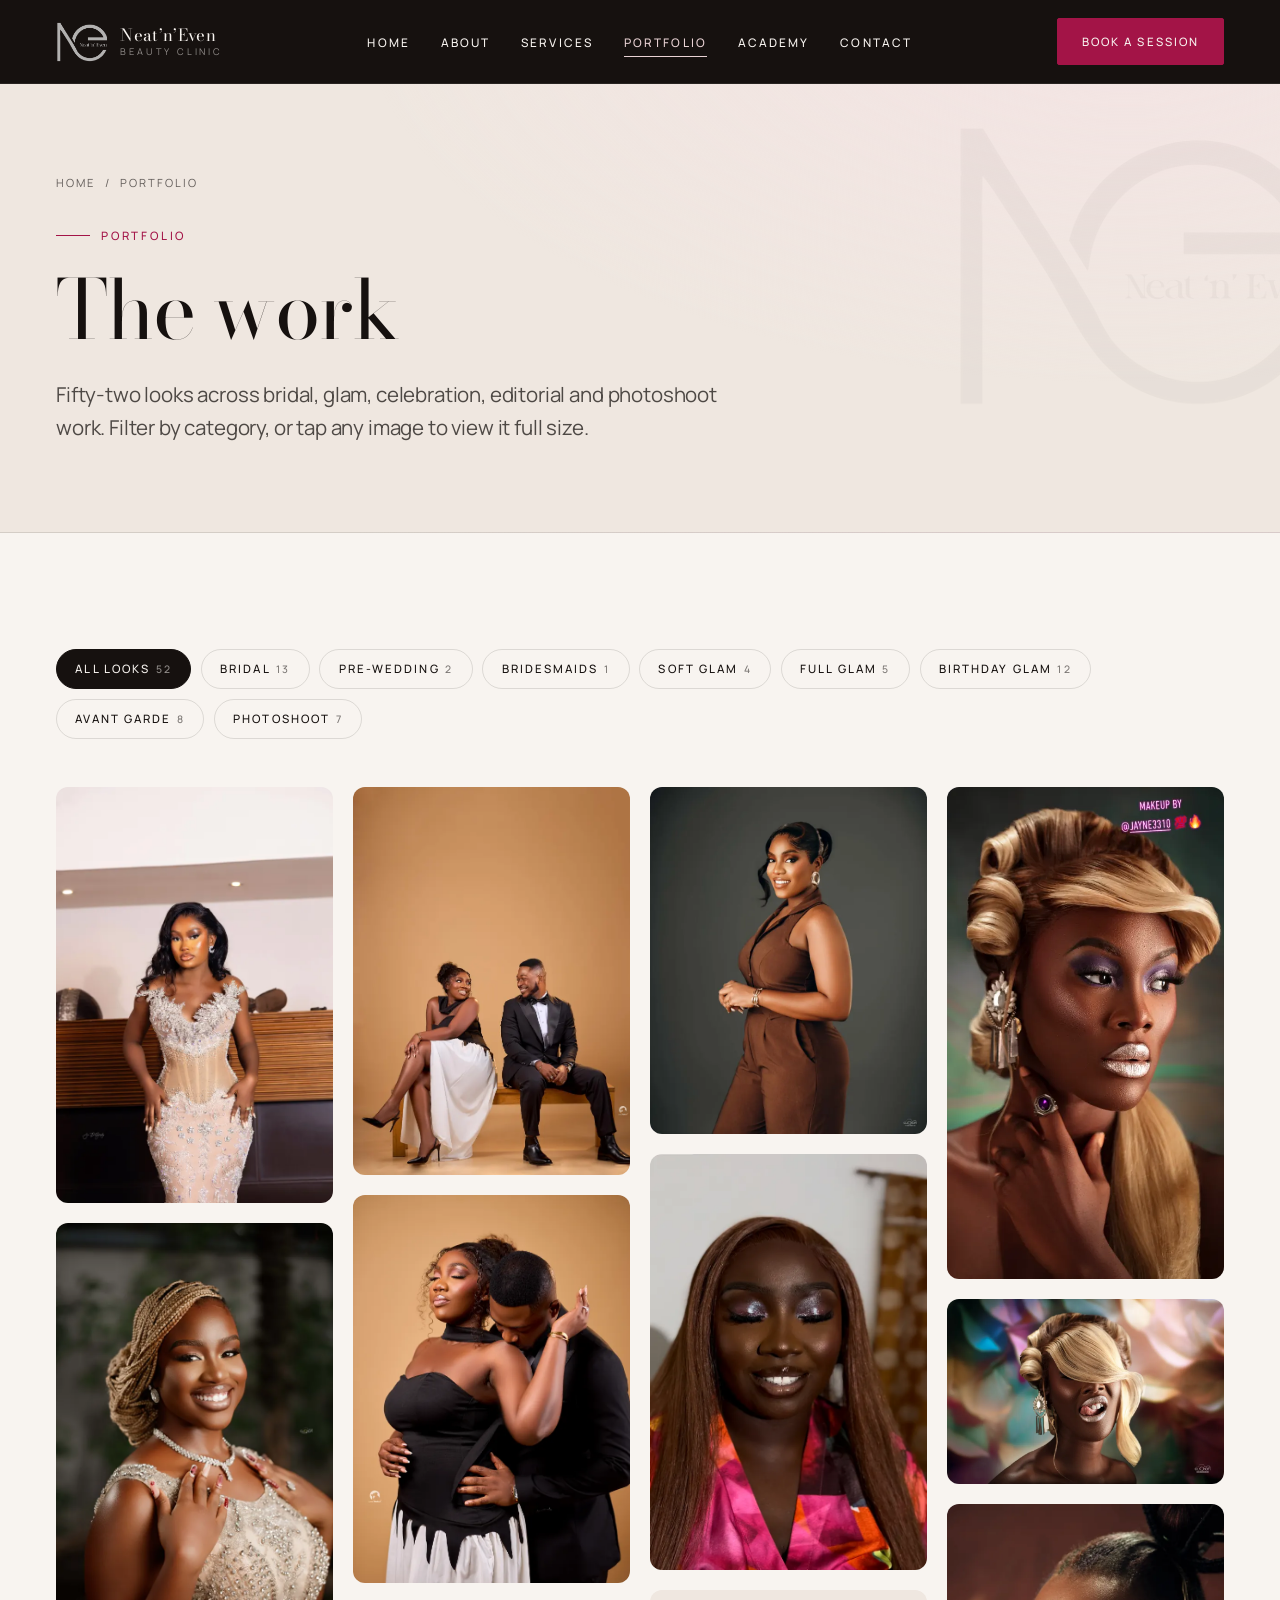
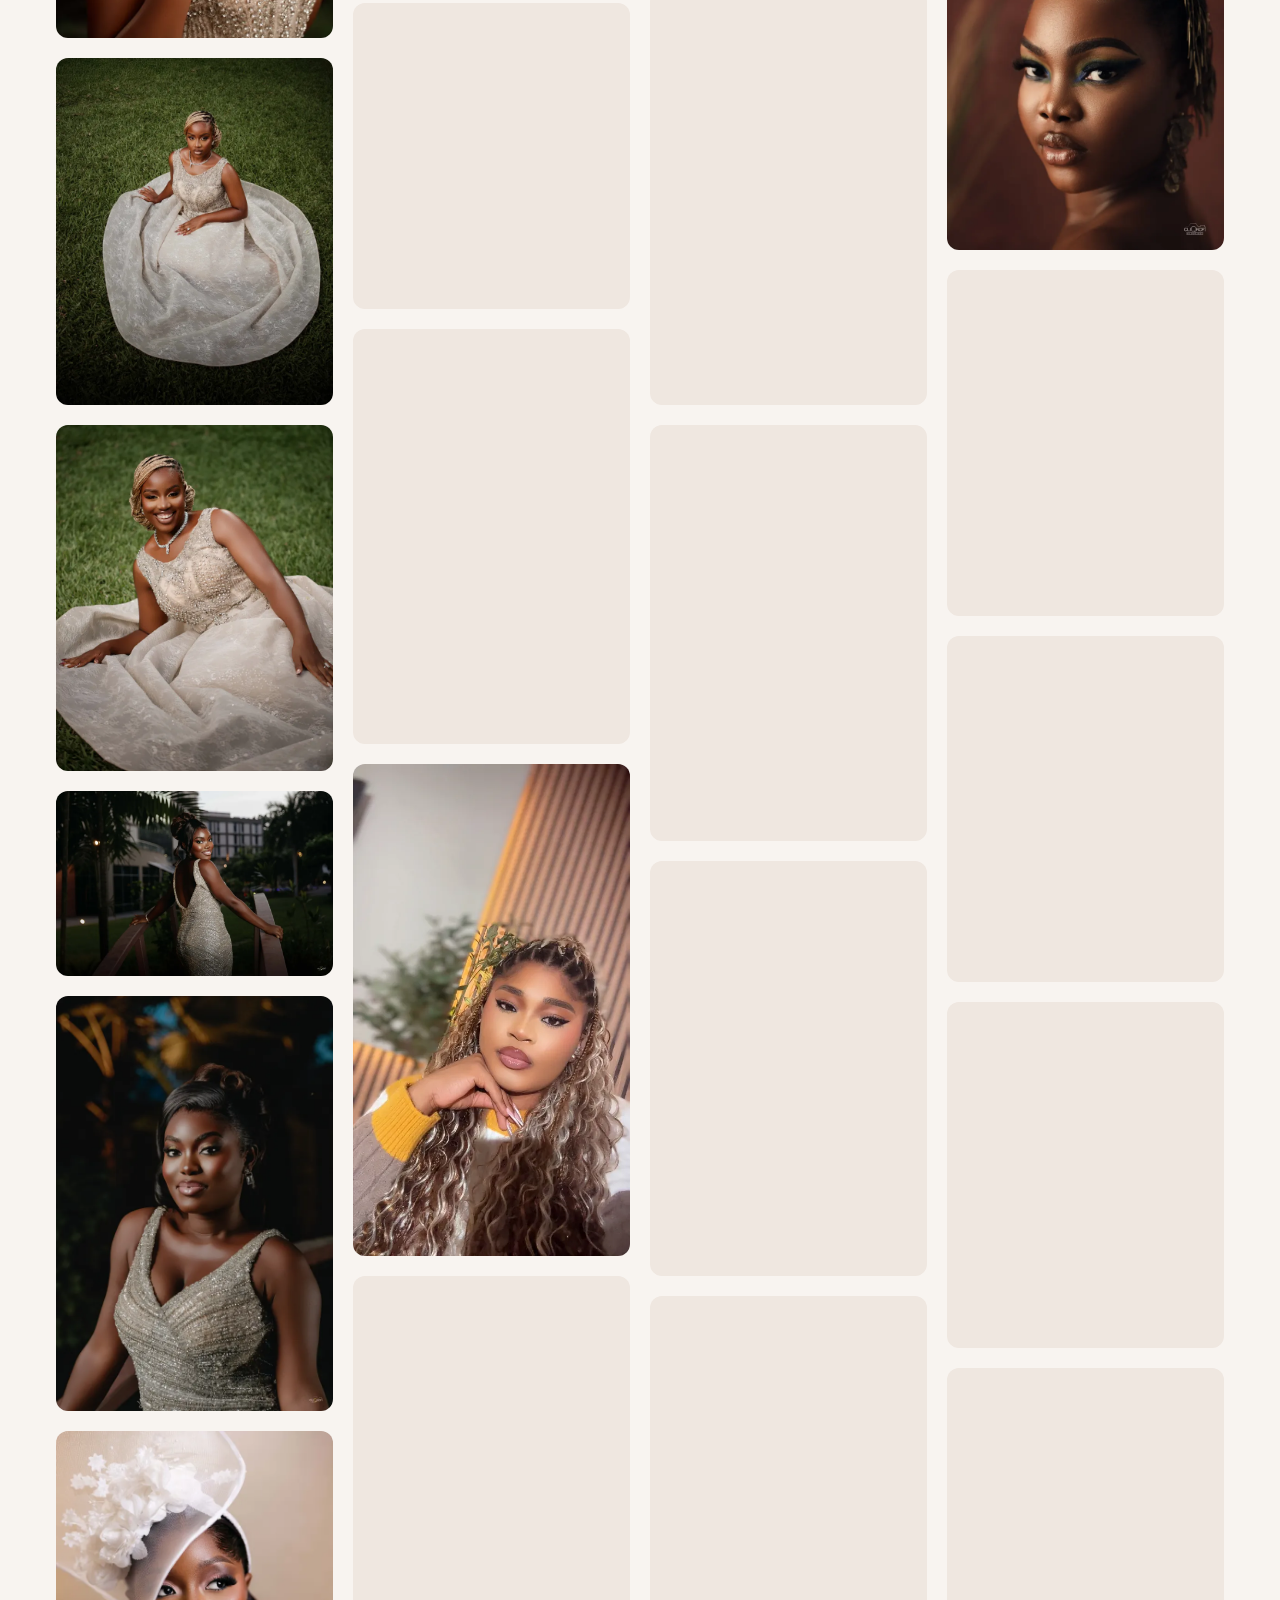
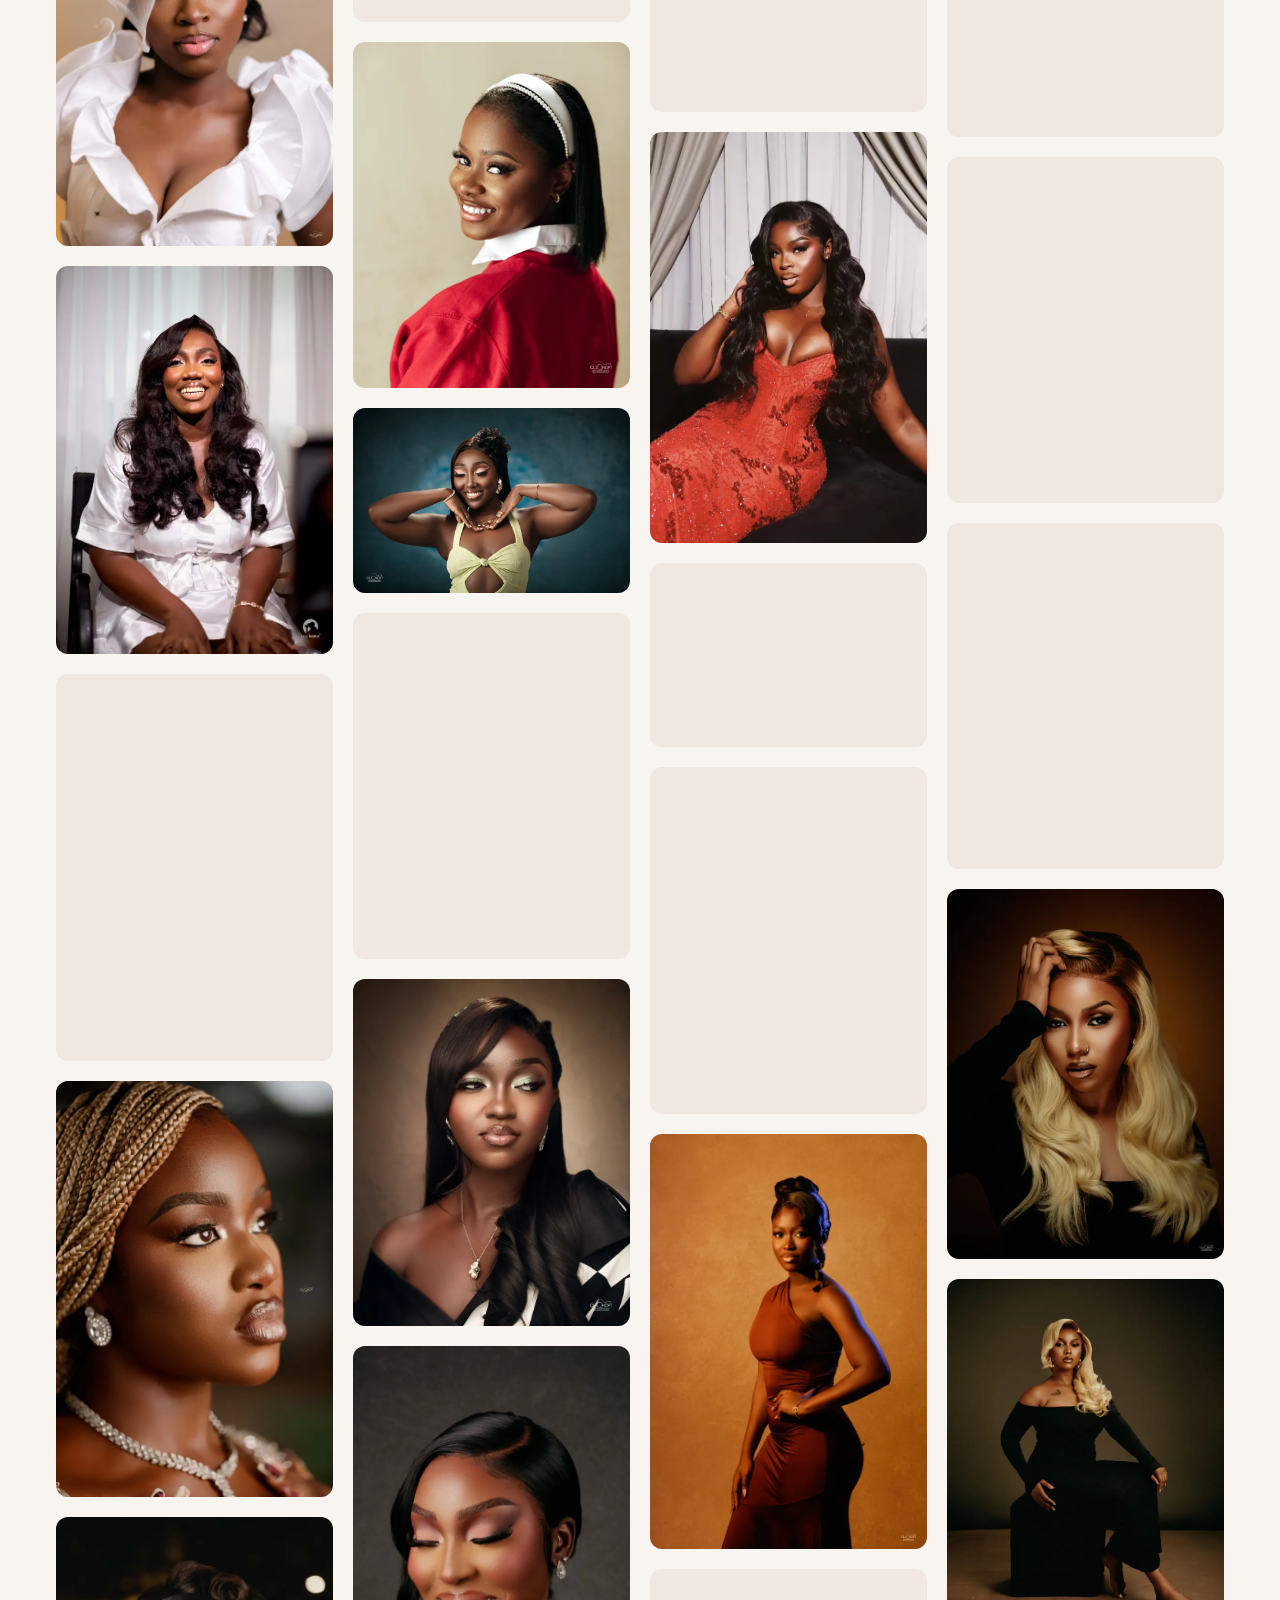
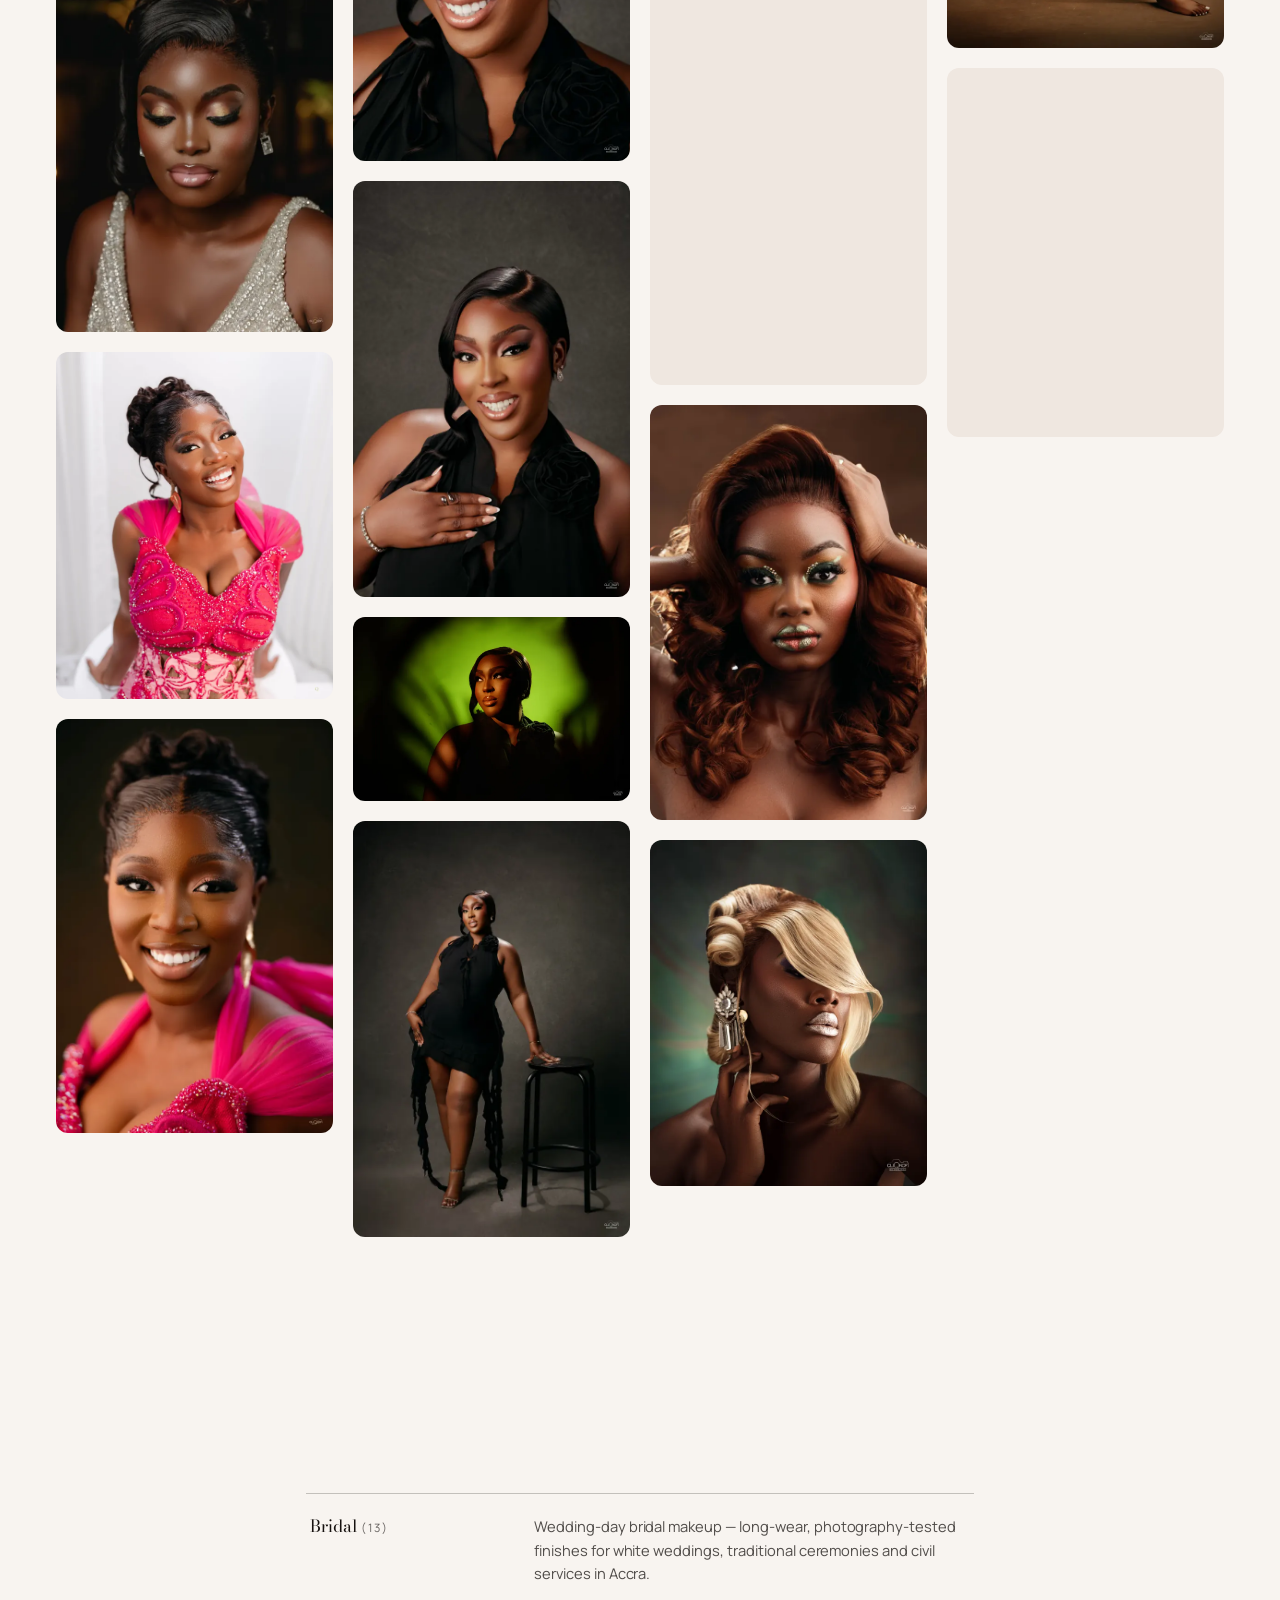
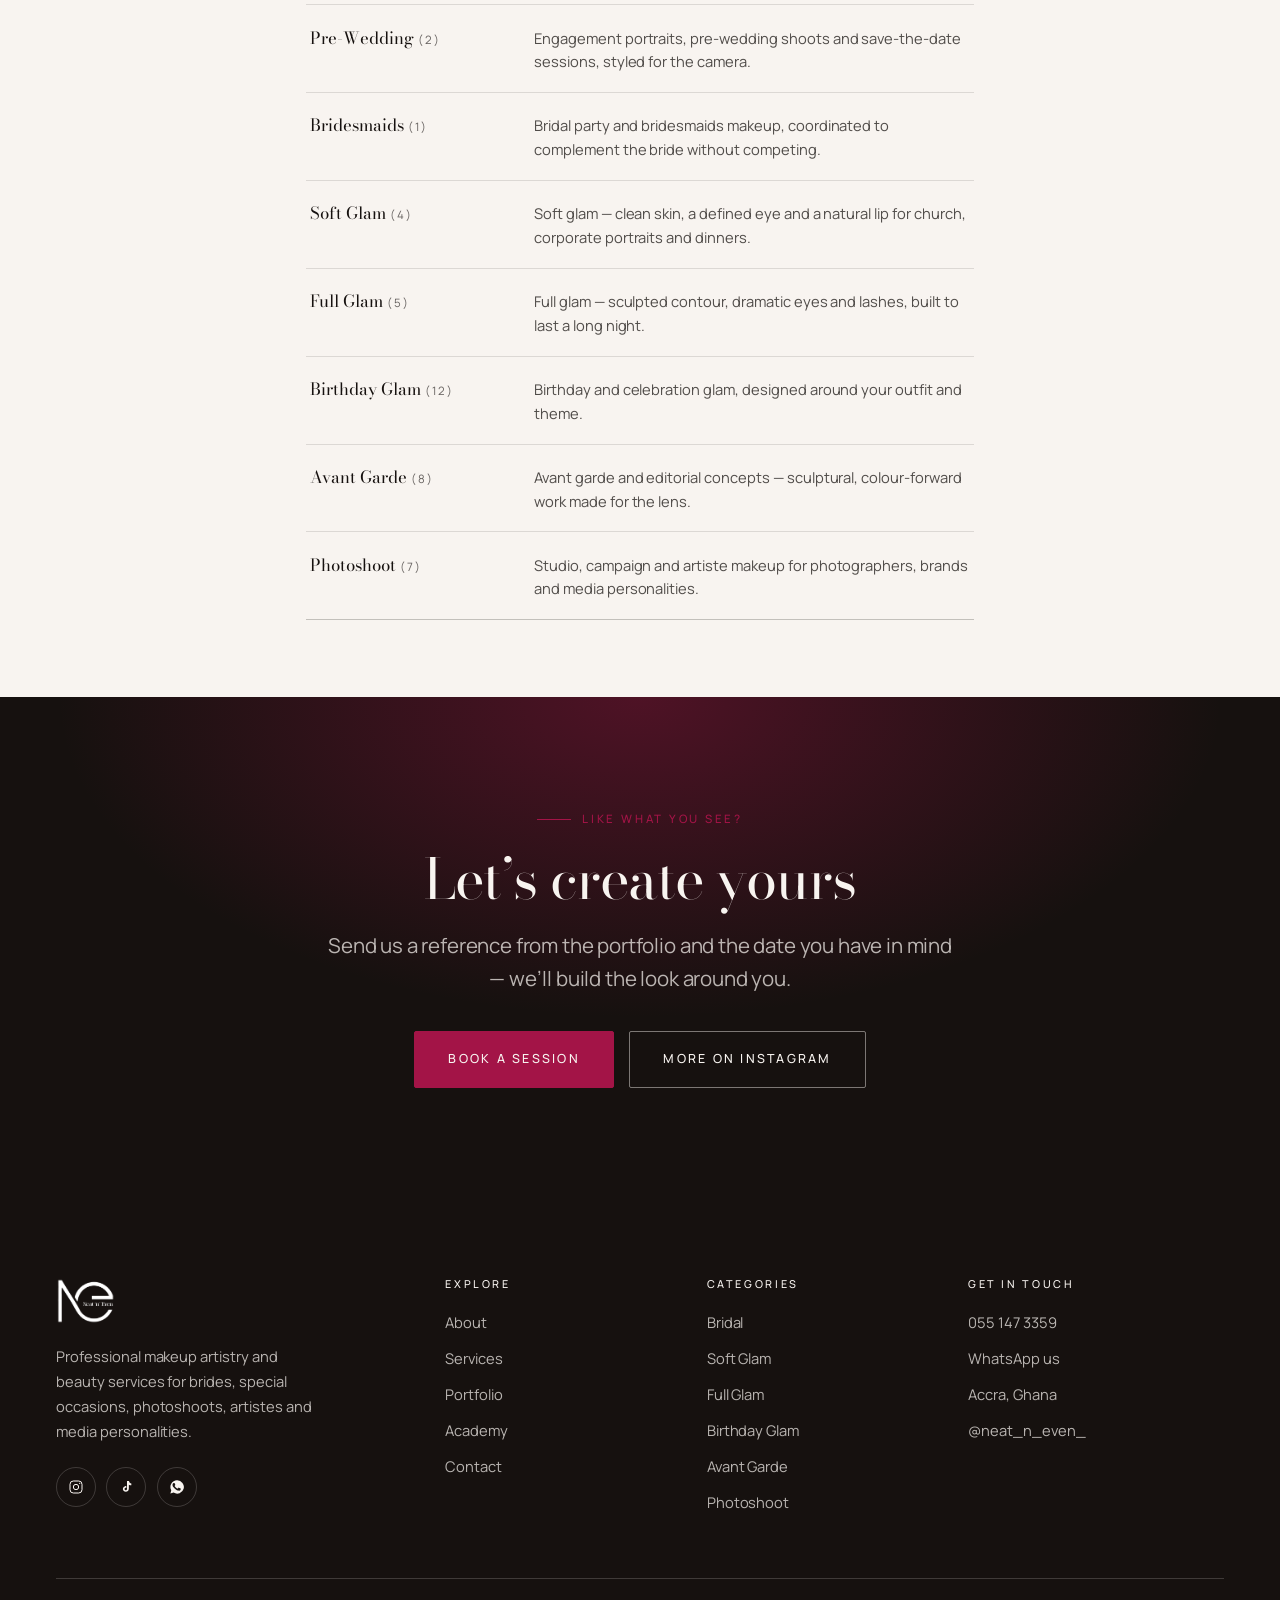
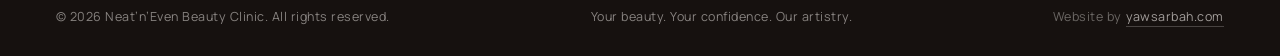
<file: gallery/index.html>
<!doctype html>
<html lang="en">
<head>
<meta charset="utf-8">
<meta name="viewport" content="width=device-width, initial-scale=1">
<title>Makeup Portfolio — Bridal & Glam, Accra | Neat'n'Even</title>
<meta name="description" content="52 makeup looks from Accra — bridal, pre-wedding, bridesmaids, soft glam, full glam, birthday glam, avant garde and photoshoot work.">
<link rel="canonical" href="https://www.neatneven.com/gallery/">
<meta name="robots" content="index, follow, max-image-preview:large, max-snippet:-1, max-video-preview:-1">
<meta name="author" content="Neat'n'Even Beauty Clinic">
<meta name="geo.region" content="GH-AA">
<meta name="geo.placename" content="Accra">

<meta property="og:type" content="website">
<meta property="og:site_name" content="Neat'n'Even Beauty Clinic">
<meta property="og:locale" content="en_GH">
<meta property="og:title" content="Makeup Portfolio — Bridal & Glam, Accra | Neat'n'Even">
<meta property="og:description" content="52 makeup looks from Accra — bridal, pre-wedding, bridesmaids, soft glam, full glam, birthday glam, avant garde and photoshoot work.">
<meta property="og:url" content="https://www.neatneven.com/gallery/">
<meta property="og:image" content="https://www.neatneven.com/assets/img/gallery/bridal/bridal-02.webp">
<meta property="og:image:width" content="1200">
<meta property="og:image:height" content="1500">
<meta property="og:image:alt" content="Makeup by Neat'n'Even Beauty Clinic, Accra">

<meta name="twitter:card" content="summary_large_image">
<meta name="twitter:title" content="Makeup Portfolio — Bridal & Glam, Accra | Neat'n'Even">
<meta name="twitter:description" content="52 makeup looks from Accra — bridal, pre-wedding, bridesmaids, soft glam, full glam, birthday glam, avant garde and photoshoot work.">
<meta name="twitter:image" content="https://www.neatneven.com/assets/img/gallery/bridal/bridal-02.webp">

<meta name="theme-color" content="#16110F">
<link rel="icon" href="../assets/img/brand/mark.png" type="image/png">
<link rel="apple-touch-icon" href="../assets/img/brand/mark.png">
<link rel="preconnect" href="https://fonts.googleapis.com">
<link rel="preconnect" href="https://fonts.gstatic.com" crossorigin>
<link href="https://fonts.googleapis.com/css2?family=Bodoni+Moda:ital,opsz,wght@0,6..96,400;0,6..96,500;0,6..96,600;1,6..96,400;1,6..96,500&family=Manrope:wght@300;400;500;600;700;800&family=Parisienne&display=swap" rel="stylesheet">
<script>document.documentElement.classList.add('js');</script>
<link rel="stylesheet" href="../css/styles.css">
<script type="application/ld+json">
{
  "@context": "https://schema.org",
  "@graph": [
    {
      "@type": "ImageGallery",
      "name": "Neat'n'Even makeup portfolio",
      "description": "Bridal, glam, editorial and artiste makeup by Neat'n'Even Beauty Clinic, Accra.",
      "isPartOf": {
        "@id": "https://www.neatneven.com/#business"
      }
    },
    {
      "@type": "BreadcrumbList",
      "itemListElement": [
        {
          "@type": "ListItem",
          "position": 1,
          "name": "Home",
          "item": "https://www.neatneven.com/"
        },
        {
          "@type": "ListItem",
          "position": 2,
          "name": "Portfolio",
          "item": "https://www.neatneven.com/gallery/"
        }
      ]
    }
  ]
}
</script>
</head>
<body data-base="../">
<a class="skip-link" href="#main">Skip to content</a>

<header class="site-header" id="siteHeader">
  <div class="container">
    <a class="brand" href="../" aria-label="Neat'n'Even Beauty Clinic — home">
      <img src="../assets/img/brand/mark.png" alt="" width="120" height="92">
      <span class="brand-name">Neat&rsquo;n&rsquo;Even<small>Beauty Clinic</small></span>
    </a>
    <nav class="nav" aria-label="Primary">
      <ul>
        <li><a href="../">Home</a></li>
        <li><a href="../about/">About</a></li>
        <li><a href="../services/">Services</a></li>
        <li><a href="../gallery/" aria-current="page">Portfolio</a></li>
        <li><a href="../academy/">Academy</a></li>
        <li><a href="../contact/">Contact</a></li>
      </ul>
    </nav>
    <div class="header-actions">
      <a class="btn btn--sm" href="../contact/"><span>Book a session</span></a>
      <button class="nav-toggle" id="navToggle" aria-expanded="false" aria-controls="mobileNav" aria-label="Open menu">
        <span></span><span></span><span></span>
      </button>
    </div>
  </div>
</header>

<div class="mobile-nav" id="mobileNav" aria-hidden="true">
  <ul>
    <li><a href="../">Home</a></li>
    <li><a href="../about/">About</a></li>
    <li><a href="../services/">Services</a></li>
    <li><a href="../gallery/" aria-current="page">Portfolio</a></li>
    <li><a href="../academy/">Academy</a></li>
    <li><a href="../contact/">Contact</a></li>
  </ul>
  <div class="mobile-nav-foot">
    <span class="meta">Accra, Ghana &middot; Available worldwide</span>
    <a class="btn btn--block" href="../contact/"><span>Book a session</span></a>
    <a class="btn btn--ghost btn--block" href="tel:+233551473359"><span>055 147 3359</span></a>
  </div>
</div>

<main id="main">

  <section class="page-hero">
    <img class="page-hero-mark" src="../assets/img/brand/mark.png" alt="" aria-hidden="true" width="380" height="290">
    <div class="container">
      <nav class="breadcrumb" aria-label="Breadcrumb">
        <a href="../">Home</a> <span aria-hidden="true">/</span> <span>Portfolio</span>
      </nav>
      <p class="eyebrow">Portfolio</p>
      <h1>The work</h1>
      <p class="lede">
        Fifty-two looks across bridal, glam, celebration, editorial and photoshoot work. Filter by category,
        or tap any image to view it full size.
      </p>
    </div>
  </section>

  <section class="section">
    <div class="container container--wide">

      <div class="filter-bar" id="filterBar" role="group" aria-label="Filter portfolio by category">
        <!-- CHIPS:START -->
        <button class="filter-chip" type="button" data-filter="all" aria-pressed="true">All looks<span class="count">52</span></button>
        <button class="filter-chip" type="button" data-filter="bridal" aria-pressed="false">Bridal<span class="count">13</span></button>
        <button class="filter-chip" type="button" data-filter="pre-wedding" aria-pressed="false">Pre-Wedding<span class="count">2</span></button>
        <button class="filter-chip" type="button" data-filter="bridesmaids" aria-pressed="false">Bridesmaids<span class="count">1</span></button>
        <button class="filter-chip" type="button" data-filter="soft-glam" aria-pressed="false">Soft Glam<span class="count">4</span></button>
        <button class="filter-chip" type="button" data-filter="full-glam" aria-pressed="false">Full Glam<span class="count">5</span></button>
        <button class="filter-chip" type="button" data-filter="birthday-glam" aria-pressed="false">Birthday Glam<span class="count">12</span></button>
        <button class="filter-chip" type="button" data-filter="avant-garde" aria-pressed="false">Avant Garde<span class="count">8</span></button>
        <button class="filter-chip" type="button" data-filter="photoshoot" aria-pressed="false">Photoshoot<span class="count">7</span></button>
        <!-- CHIPS:END -->
      </div>

      <div class="masonry" id="galleryGrid">
        <!-- GRID:START -->
        <button class="masonry-item" type="button" data-index="0" data-slug="bridal" aria-label="View Bridal look 1 full size"><img src="../assets/img/gallery/bridal/bridal-01-thumb.webp" alt="Bridal makeup look 1 by Neat&rsquo;n&rsquo;Even Beauty Clinic, Accra" width="600" height="900" loading="lazy" decoding="async"><span class="masonry-item__label">Bridal</span></button>
        <button class="masonry-item" type="button" data-index="1" data-slug="bridal" aria-label="View Bridal look 2 full size"><img src="../assets/img/gallery/bridal/bridal-02-thumb.webp" alt="Bridal makeup look 2 by Neat&rsquo;n&rsquo;Even Beauty Clinic, Accra" width="600" height="900" loading="lazy" decoding="async"><span class="masonry-item__label">Bridal</span></button>
        <button class="masonry-item" type="button" data-index="2" data-slug="bridal" aria-label="View Bridal look 3 full size"><img src="../assets/img/gallery/bridal/bridal-03-thumb.webp" alt="Bridal makeup look 3 by Neat&rsquo;n&rsquo;Even Beauty Clinic, Accra" width="720" height="900" loading="lazy" decoding="async"><span class="masonry-item__label">Bridal</span></button>
        <button class="masonry-item" type="button" data-index="3" data-slug="bridal" aria-label="View Bridal look 4 full size"><img src="../assets/img/gallery/bridal/bridal-04-thumb.webp" alt="Bridal makeup look 4 by Neat&rsquo;n&rsquo;Even Beauty Clinic, Accra" width="720" height="900" loading="lazy" decoding="async"><span class="masonry-item__label">Bridal</span></button>
        <button class="masonry-item" type="button" data-index="4" data-slug="bridal" aria-label="View Bridal look 5 full size"><img src="../assets/img/gallery/bridal/bridal-05-thumb.webp" alt="Bridal makeup look 5 by Neat&rsquo;n&rsquo;Even Beauty Clinic, Accra" width="900" height="600" loading="lazy" decoding="async"><span class="masonry-item__label">Bridal</span></button>
        <button class="masonry-item" type="button" data-index="5" data-slug="bridal" aria-label="View Bridal look 6 full size"><img src="../assets/img/gallery/bridal/bridal-06-thumb.webp" alt="Bridal makeup look 6 by Neat&rsquo;n&rsquo;Even Beauty Clinic, Accra" width="600" height="900" loading="lazy" decoding="async"><span class="masonry-item__label">Bridal</span></button>
        <button class="masonry-item" type="button" data-index="6" data-slug="bridal" aria-label="View Bridal look 7 full size"><img src="../assets/img/gallery/bridal/bridal-07-thumb.webp" alt="Bridal makeup look 7 by Neat&rsquo;n&rsquo;Even Beauty Clinic, Accra" width="601" height="900" loading="lazy" decoding="async"><span class="masonry-item__label">Bridal</span></button>
        <button class="masonry-item" type="button" data-index="7" data-slug="bridal" aria-label="View Bridal look 8 full size"><img src="../assets/img/gallery/bridal/bridal-08-thumb.webp" alt="Bridal makeup look 8 by Neat&rsquo;n&rsquo;Even Beauty Clinic, Accra" width="643" height="900" loading="lazy" decoding="async"><span class="masonry-item__label">Bridal</span></button>
        <button class="masonry-item" type="button" data-index="8" data-slug="bridal" aria-label="View Bridal look 9 full size"><img src="../assets/img/gallery/bridal/bridal-09-thumb.webp" alt="Bridal makeup look 9 by Neat&rsquo;n&rsquo;Even Beauty Clinic, Accra" width="643" height="900" loading="lazy" decoding="async"><span class="masonry-item__label">Bridal</span></button>
        <button class="masonry-item" type="button" data-index="9" data-slug="bridal" aria-label="View Bridal look 10 full size"><img src="../assets/img/gallery/bridal/bridal-10-thumb.webp" alt="Bridal makeup look 10 by Neat&rsquo;n&rsquo;Even Beauty Clinic, Accra" width="600" height="900" loading="lazy" decoding="async"><span class="masonry-item__label">Bridal</span></button>
        <button class="masonry-item" type="button" data-index="10" data-slug="bridal" aria-label="View Bridal look 11 full size"><img src="../assets/img/gallery/bridal/bridal-11-thumb.webp" alt="Bridal makeup look 11 by Neat&rsquo;n&rsquo;Even Beauty Clinic, Accra" width="600" height="900" loading="lazy" decoding="async"><span class="masonry-item__label">Bridal</span></button>
        <button class="masonry-item" type="button" data-index="11" data-slug="bridal" aria-label="View Bridal look 12 full size"><img src="../assets/img/gallery/bridal/bridal-12-thumb.webp" alt="Bridal makeup look 12 by Neat&rsquo;n&rsquo;Even Beauty Clinic, Accra" width="720" height="900" loading="lazy" decoding="async"><span class="masonry-item__label">Bridal</span></button>
        <button class="masonry-item" type="button" data-index="12" data-slug="bridal" aria-label="View Bridal look 13 full size"><img src="../assets/img/gallery/bridal/bridal-13-thumb.webp" alt="Bridal makeup look 13 by Neat&rsquo;n&rsquo;Even Beauty Clinic, Accra" width="601" height="900" loading="lazy" decoding="async"><span class="masonry-item__label">Bridal</span></button>
        <button class="masonry-item" type="button" data-index="13" data-slug="pre-wedding" aria-label="View Pre-Wedding look 1 full size"><img src="../assets/img/gallery/pre-wedding/pre-wedding-01-thumb.webp" alt="Pre-wedding shoot makeup look 1 by Neat&rsquo;n&rsquo;Even Beauty Clinic, Accra" width="643" height="900" loading="lazy" decoding="async"><span class="masonry-item__label">Pre-Wedding</span></button>
        <button class="masonry-item" type="button" data-index="14" data-slug="pre-wedding" aria-label="View Pre-Wedding look 2 full size"><img src="../assets/img/gallery/pre-wedding/pre-wedding-02-thumb.webp" alt="Pre-wedding shoot makeup look 2 by Neat&rsquo;n&rsquo;Even Beauty Clinic, Accra" width="643" height="900" loading="lazy" decoding="async"><span class="masonry-item__label">Pre-Wedding</span></button>
        <button class="masonry-item" type="button" data-index="15" data-slug="bridesmaids" aria-label="View Bridesmaids look 1 full size"><img src="../assets/img/gallery/bridesmaids/bridesmaids-01-thumb.webp" alt="Bridesmaids makeup look 1 by Neat&rsquo;n&rsquo;Even Beauty Clinic, Accra" width="815" height="900" loading="lazy" decoding="async"><span class="masonry-item__label">Bridesmaids</span></button>
        <button class="masonry-item" type="button" data-index="16" data-slug="soft-glam" aria-label="View Soft Glam look 1 full size"><img src="../assets/img/gallery/soft-glam/soft-glam-01-thumb.webp" alt="Soft glam makeup look 1 by Neat&rsquo;n&rsquo;Even Beauty Clinic, Accra" width="600" height="900" loading="lazy" decoding="async"><span class="masonry-item__label">Soft Glam</span></button>
        <button class="masonry-item" type="button" data-index="17" data-slug="soft-glam" aria-label="View Soft Glam look 2 full size"><img src="../assets/img/gallery/soft-glam/soft-glam-02-thumb.webp" alt="Soft glam makeup look 2 by Neat&rsquo;n&rsquo;Even Beauty Clinic, Accra" width="507" height="900" loading="lazy" decoding="async"><span class="masonry-item__label">Soft Glam</span></button>
        <button class="masonry-item" type="button" data-index="18" data-slug="soft-glam" aria-label="View Soft Glam look 3 full size"><img src="../assets/img/gallery/soft-glam/soft-glam-03-thumb.webp" alt="Soft glam makeup look 3 by Neat&rsquo;n&rsquo;Even Beauty Clinic, Accra" width="720" height="900" loading="lazy" decoding="async"><span class="masonry-item__label">Soft Glam</span></button>
        <button class="masonry-item" type="button" data-index="19" data-slug="soft-glam" aria-label="View Soft Glam look 4 full size"><img src="../assets/img/gallery/soft-glam/soft-glam-04-thumb.webp" alt="Soft glam makeup look 4 by Neat&rsquo;n&rsquo;Even Beauty Clinic, Accra" width="720" height="900" loading="lazy" decoding="async"><span class="masonry-item__label">Soft Glam</span></button>
        <button class="masonry-item" type="button" data-index="20" data-slug="full-glam" aria-label="View Full Glam look 1 full size"><img src="../assets/img/gallery/full-glam/full-glam-01-thumb.webp" alt="Full glam makeup look 1 by Neat&rsquo;n&rsquo;Even Beauty Clinic, Accra" width="900" height="600" loading="lazy" decoding="async"><span class="masonry-item__label">Full Glam</span></button>
        <button class="masonry-item" type="button" data-index="21" data-slug="full-glam" aria-label="View Full Glam look 2 full size"><img src="../assets/img/gallery/full-glam/full-glam-02-thumb.webp" alt="Full glam makeup look 2 by Neat&rsquo;n&rsquo;Even Beauty Clinic, Accra" width="720" height="900" loading="lazy" decoding="async"><span class="masonry-item__label">Full Glam</span></button>
        <button class="masonry-item" type="button" data-index="22" data-slug="full-glam" aria-label="View Full Glam look 3 full size"><img src="../assets/img/gallery/full-glam/full-glam-03-thumb.webp" alt="Full glam makeup look 3 by Neat&rsquo;n&rsquo;Even Beauty Clinic, Accra" width="720" height="900" loading="lazy" decoding="async"><span class="masonry-item__label">Full Glam</span></button>
        <button class="masonry-item" type="button" data-index="23" data-slug="full-glam" aria-label="View Full Glam look 4 full size"><img src="../assets/img/gallery/full-glam/full-glam-04-thumb.webp" alt="Full glam makeup look 4 by Neat&rsquo;n&rsquo;Even Beauty Clinic, Accra" width="600" height="900" loading="lazy" decoding="async"><span class="masonry-item__label">Full Glam</span></button>
        <button class="masonry-item" type="button" data-index="24" data-slug="full-glam" aria-label="View Full Glam look 5 full size"><img src="../assets/img/gallery/full-glam/full-glam-05-thumb.webp" alt="Full glam makeup look 5 by Neat&rsquo;n&rsquo;Even Beauty Clinic, Accra" width="600" height="900" loading="lazy" decoding="async"><span class="masonry-item__label">Full Glam</span></button>
        <button class="masonry-item" type="button" data-index="25" data-slug="birthday-glam" aria-label="View Birthday Glam look 1 full size"><img src="../assets/img/gallery/birthday-glam/birthday-glam-01-thumb.webp" alt="Birthday glam makeup look 1 by Neat&rsquo;n&rsquo;Even Beauty Clinic, Accra" width="900" height="600" loading="lazy" decoding="async"><span class="masonry-item__label">Birthday Glam</span></button>
        <button class="masonry-item" type="button" data-index="26" data-slug="birthday-glam" aria-label="View Birthday Glam look 2 full size"><img src="../assets/img/gallery/birthday-glam/birthday-glam-02-thumb.webp" alt="Birthday glam makeup look 2 by Neat&rsquo;n&rsquo;Even Beauty Clinic, Accra" width="600" height="900" loading="lazy" decoding="async"><span class="masonry-item__label">Birthday Glam</span></button>
        <button class="masonry-item" type="button" data-index="27" data-slug="birthday-glam" aria-label="View Birthday Glam look 3 full size"><img src="../assets/img/gallery/birthday-glam/birthday-glam-03-thumb.webp" alt="Birthday glam makeup look 3 by Neat&rsquo;n&rsquo;Even Beauty Clinic, Accra" width="720" height="900" loading="lazy" decoding="async"><span class="masonry-item__label">Birthday Glam</span></button>
        <button class="masonry-item" type="button" data-index="28" data-slug="birthday-glam" aria-label="View Birthday Glam look 4 full size"><img src="../assets/img/gallery/birthday-glam/birthday-glam-04-thumb.webp" alt="Birthday glam makeup look 4 by Neat&rsquo;n&rsquo;Even Beauty Clinic, Accra" width="599" height="900" loading="lazy" decoding="async"><span class="masonry-item__label">Birthday Glam</span></button>
        <button class="masonry-item" type="button" data-index="29" data-slug="birthday-glam" aria-label="View Birthday Glam look 5 full size"><img src="../assets/img/gallery/birthday-glam/birthday-glam-05-thumb.webp" alt="Birthday glam makeup look 5 by Neat&rsquo;n&rsquo;Even Beauty Clinic, Accra" width="600" height="900" loading="lazy" decoding="async"><span class="masonry-item__label">Birthday Glam</span></button>
        <button class="masonry-item" type="button" data-index="30" data-slug="birthday-glam" aria-label="View Birthday Glam look 6 full size"><img src="../assets/img/gallery/birthday-glam/birthday-glam-06-thumb.webp" alt="Birthday glam makeup look 6 by Neat&rsquo;n&rsquo;Even Beauty Clinic, Accra" width="600" height="900" loading="lazy" decoding="async"><span class="masonry-item__label">Birthday Glam</span></button>
        <button class="masonry-item" type="button" data-index="31" data-slug="birthday-glam" aria-label="View Birthday Glam look 7 full size"><img src="../assets/img/gallery/birthday-glam/birthday-glam-07-thumb.webp" alt="Birthday glam makeup look 7 by Neat&rsquo;n&rsquo;Even Beauty Clinic, Accra" width="600" height="900" loading="lazy" decoding="async"><span class="masonry-item__label">Birthday Glam</span></button>
        <button class="masonry-item" type="button" data-index="32" data-slug="birthday-glam" aria-label="View Birthday Glam look 8 full size"><img src="../assets/img/gallery/birthday-glam/birthday-glam-08-thumb.webp" alt="Birthday glam makeup look 8 by Neat&rsquo;n&rsquo;Even Beauty Clinic, Accra" width="600" height="900" loading="lazy" decoding="async"><span class="masonry-item__label">Birthday Glam</span></button>
        <button class="masonry-item" type="button" data-index="33" data-slug="birthday-glam" aria-label="View Birthday Glam look 9 full size"><img src="../assets/img/gallery/birthday-glam/birthday-glam-09-thumb.webp" alt="Birthday glam makeup look 9 by Neat&rsquo;n&rsquo;Even Beauty Clinic, Accra" width="607" height="900" loading="lazy" decoding="async"><span class="masonry-item__label">Birthday Glam</span></button>
        <button class="masonry-item" type="button" data-index="34" data-slug="birthday-glam" aria-label="View Birthday Glam look 10 full size"><img src="../assets/img/gallery/birthday-glam/birthday-glam-10-thumb.webp" alt="Birthday glam makeup look 10 by Neat&rsquo;n&rsquo;Even Beauty Clinic, Accra" width="900" height="600" loading="lazy" decoding="async"><span class="masonry-item__label">Birthday Glam</span></button>
        <button class="masonry-item" type="button" data-index="35" data-slug="birthday-glam" aria-label="View Birthday Glam look 11 full size"><img src="../assets/img/gallery/birthday-glam/birthday-glam-11-thumb.webp" alt="Birthday glam makeup look 11 by Neat&rsquo;n&rsquo;Even Beauty Clinic, Accra" width="720" height="900" loading="lazy" decoding="async"><span class="masonry-item__label">Birthday Glam</span></button>
        <button class="masonry-item" type="button" data-index="36" data-slug="birthday-glam" aria-label="View Birthday Glam look 12 full size"><img src="../assets/img/gallery/birthday-glam/birthday-glam-12-thumb.webp" alt="Birthday glam makeup look 12 by Neat&rsquo;n&rsquo;Even Beauty Clinic, Accra" width="600" height="900" loading="lazy" decoding="async"><span class="masonry-item__label">Birthday Glam</span></button>
        <button class="masonry-item" type="button" data-index="37" data-slug="avant-garde" aria-label="View Avant Garde look 1 full size"><img src="../assets/img/gallery/avant-garde/avant-garde-01-thumb.webp" alt="Avant garde editorial makeup look 1 by Neat&rsquo;n&rsquo;Even Beauty Clinic, Accra" width="600" height="900" loading="lazy" decoding="async"><span class="masonry-item__label">Avant Garde</span></button>
        <button class="masonry-item" type="button" data-index="38" data-slug="avant-garde" aria-label="View Avant Garde look 2 full size"><img src="../assets/img/gallery/avant-garde/avant-garde-02-thumb.webp" alt="Avant garde editorial makeup look 2 by Neat&rsquo;n&rsquo;Even Beauty Clinic, Accra" width="600" height="900" loading="lazy" decoding="async"><span class="masonry-item__label">Avant Garde</span></button>
        <button class="masonry-item" type="button" data-index="39" data-slug="avant-garde" aria-label="View Avant Garde look 3 full size"><img src="../assets/img/gallery/avant-garde/avant-garde-03-thumb.webp" alt="Avant garde editorial makeup look 3 by Neat&rsquo;n&rsquo;Even Beauty Clinic, Accra" width="720" height="900" loading="lazy" decoding="async"><span class="masonry-item__label">Avant Garde</span></button>
        <button class="masonry-item" type="button" data-index="40" data-slug="avant-garde" aria-label="View Avant Garde look 4 full size"><img src="../assets/img/gallery/avant-garde/avant-garde-04-thumb.webp" alt="Avant garde editorial makeup look 4 by Neat&rsquo;n&rsquo;Even Beauty Clinic, Accra" width="507" height="900" loading="lazy" decoding="async"><span class="masonry-item__label">Avant Garde</span></button>
        <button class="masonry-item" type="button" data-index="41" data-slug="avant-garde" aria-label="View Avant Garde look 5 full size"><img src="../assets/img/gallery/avant-garde/avant-garde-05-thumb.webp" alt="Avant garde editorial makeup look 5 by Neat&rsquo;n&rsquo;Even Beauty Clinic, Accra" width="900" height="600" loading="lazy" decoding="async"><span class="masonry-item__label">Avant Garde</span></button>
        <button class="masonry-item" type="button" data-index="42" data-slug="avant-garde" aria-label="View Avant Garde look 6 full size"><img src="../assets/img/gallery/avant-garde/avant-garde-06-thumb.webp" alt="Avant garde editorial makeup look 6 by Neat&rsquo;n&rsquo;Even Beauty Clinic, Accra" width="720" height="900" loading="lazy" decoding="async"><span class="masonry-item__label">Avant Garde</span></button>
        <button class="masonry-item" type="button" data-index="43" data-slug="avant-garde" aria-label="View Avant Garde look 7 full size"><img src="../assets/img/gallery/avant-garde/avant-garde-07-thumb.webp" alt="Avant garde editorial makeup look 7 by Neat&rsquo;n&rsquo;Even Beauty Clinic, Accra" width="721" height="900" loading="lazy" decoding="async"><span class="masonry-item__label">Avant Garde</span></button>
        <button class="masonry-item" type="button" data-index="44" data-slug="avant-garde" aria-label="View Avant Garde look 8 full size"><img src="../assets/img/gallery/avant-garde/avant-garde-08-thumb.webp" alt="Avant garde editorial makeup look 8 by Neat&rsquo;n&rsquo;Even Beauty Clinic, Accra" width="721" height="900" loading="lazy" decoding="async"><span class="masonry-item__label">Avant Garde</span></button>
        <button class="masonry-item" type="button" data-index="45" data-slug="photoshoot" aria-label="View Photoshoot look 1 full size"><img src="../assets/img/gallery/photoshoot/photoshoot-01-thumb.webp" alt="Photoshoot makeup look 1 by Neat&rsquo;n&rsquo;Even Beauty Clinic, Accra" width="720" height="900" loading="lazy" decoding="async"><span class="masonry-item__label">Photoshoot</span></button>
        <button class="masonry-item" type="button" data-index="46" data-slug="photoshoot" aria-label="View Photoshoot look 2 full size"><img src="../assets/img/gallery/photoshoot/photoshoot-02-thumb.webp" alt="Photoshoot makeup look 2 by Neat&rsquo;n&rsquo;Even Beauty Clinic, Accra" width="675" height="900" loading="lazy" decoding="async"><span class="masonry-item__label">Photoshoot</span></button>
        <button class="masonry-item" type="button" data-index="47" data-slug="photoshoot" aria-label="View Photoshoot look 3 full size"><img src="../assets/img/gallery/photoshoot/photoshoot-03-thumb.webp" alt="Photoshoot makeup look 3 by Neat&rsquo;n&rsquo;Even Beauty Clinic, Accra" width="720" height="900" loading="lazy" decoding="async"><span class="masonry-item__label">Photoshoot</span></button>
        <button class="masonry-item" type="button" data-index="48" data-slug="photoshoot" aria-label="View Photoshoot look 4 full size"><img src="../assets/img/gallery/photoshoot/photoshoot-04-thumb.webp" alt="Photoshoot makeup look 4 by Neat&rsquo;n&rsquo;Even Beauty Clinic, Accra" width="721" height="900" loading="lazy" decoding="async"><span class="masonry-item__label">Photoshoot</span></button>
        <button class="masonry-item" type="button" data-index="49" data-slug="photoshoot" aria-label="View Photoshoot look 5 full size"><img src="../assets/img/gallery/photoshoot/photoshoot-05-thumb.webp" alt="Photoshoot makeup look 5 by Neat&rsquo;n&rsquo;Even Beauty Clinic, Accra" width="675" height="900" loading="lazy" decoding="async"><span class="masonry-item__label">Photoshoot</span></button>
        <button class="masonry-item" type="button" data-index="50" data-slug="photoshoot" aria-label="View Photoshoot look 6 full size"><img src="../assets/img/gallery/photoshoot/photoshoot-06-thumb.webp" alt="Photoshoot makeup look 6 by Neat&rsquo;n&rsquo;Even Beauty Clinic, Accra" width="675" height="900" loading="lazy" decoding="async"><span class="masonry-item__label">Photoshoot</span></button>
        <button class="masonry-item" type="button" data-index="51" data-slug="photoshoot" aria-label="View Photoshoot look 7 full size"><img src="../assets/img/gallery/photoshoot/photoshoot-07-thumb.webp" alt="Photoshoot makeup look 7 by Neat&rsquo;n&rsquo;Even Beauty Clinic, Accra" width="675" height="900" loading="lazy" decoding="async"><span class="masonry-item__label">Photoshoot</span></button>
        <!-- GRID:END -->
      </div>

      <noscript>
        <p class="gallery-empty">
          The portfolio gallery needs JavaScript enabled. You can still see our work on
          <a href="https://www.instagram.com/neat_n_even_" target="_blank" rel="noopener">Instagram @neat_n_even_</a>.
        </p>
      </noscript>

      <p class="gallery-empty" id="galleryEmpty" hidden>No looks in this category yet.</p>
    </div>
  </section>

  <section class="section section--tight">
      <!-- CATTEXT:START -->
        <div class="container container--narrow" style="margin-top:clamp(2.5rem,5vw,4rem)">
      <h2 class="visually-hidden">Makeup categories in this portfolio</h2>
      <dl class="cat-notes">
      <div><dt>Bridal <span>(13)</span></dt><dd>Wedding-day bridal makeup — long-wear, photography-tested finishes for white weddings, traditional ceremonies and civil services in Accra.</dd></div>
      <div><dt>Pre-Wedding <span>(2)</span></dt><dd>Engagement portraits, pre-wedding shoots and save-the-date sessions, styled for the camera.</dd></div>
      <div><dt>Bridesmaids <span>(1)</span></dt><dd>Bridal party and bridesmaids makeup, coordinated to complement the bride without competing.</dd></div>
      <div><dt>Soft Glam <span>(4)</span></dt><dd>Soft glam — clean skin, a defined eye and a natural lip for church, corporate portraits and dinners.</dd></div>
      <div><dt>Full Glam <span>(5)</span></dt><dd>Full glam — sculpted contour, dramatic eyes and lashes, built to last a long night.</dd></div>
      <div><dt>Birthday Glam <span>(12)</span></dt><dd>Birthday and celebration glam, designed around your outfit and theme.</dd></div>
      <div><dt>Avant Garde <span>(8)</span></dt><dd>Avant garde and editorial concepts — sculptural, colour-forward work made for the lens.</dd></div>
      <div><dt>Photoshoot <span>(7)</span></dt><dd>Studio, campaign and artiste makeup for photographers, brands and media personalities.</dd></div>
      </dl>
      </div>
        <!-- CATTEXT:END -->
  </section>

  <section class="cta-band">
    <div class="container">
      <p class="eyebrow eyebrow--center reveal">Like what you see?</p>
      <h2 class="reveal reveal-d1">Let&rsquo;s create yours</h2>
      <p class="lede reveal reveal-d2">
        Send us a reference from the portfolio and the date you have in mind &mdash; we&rsquo;ll build the look around you.
      </p>
      <div class="btn-row reveal reveal-d3">
        <a class="btn btn--rose" href="../contact/"><span>Book a session</span></a>
        <a class="btn btn--light" href="https://www.instagram.com/neat_n_even_" target="_blank" rel="noopener"><span>More on Instagram</span></a>
      </div>
    </div>
  </section>

</main>

<!-- lightbox -->
<div class="lightbox" id="lightbox" role="dialog" aria-modal="true" aria-label="Image viewer" aria-hidden="true">
  <button class="lightbox-btn lightbox-close" id="lbClose" aria-label="Close viewer">
    <svg viewBox="0 0 24 24" fill="none" stroke="currentColor" stroke-width="1.5" aria-hidden="true"><path d="M6 6l12 12M18 6L6 18"/></svg>
  </button>
  <button class="lightbox-btn lightbox-prev" id="lbPrev" aria-label="Previous image">
    <svg viewBox="0 0 24 24" fill="none" stroke="currentColor" stroke-width="1.5" aria-hidden="true"><path d="M15 5l-7 7 7 7"/></svg>
  </button>
  <button class="lightbox-btn lightbox-next" id="lbNext" aria-label="Next image">
    <svg viewBox="0 0 24 24" fill="none" stroke="currentColor" stroke-width="1.5" aria-hidden="true"><path d="M9 5l7 7-7 7"/></svg>
  </button>
  <figure style="margin:0;display:grid;justify-items:center">
    <!-- no src until an image is opened: src="" resolves to the page URL and
         makes the browser re-download this document as an image -->
    <img id="lbImage" alt="">
    <figcaption class="lightbox-caption" id="lbCaption"></figcaption>
  </figure>
</div>

<footer class="site-footer">
  <div class="container container--wide">
    <div class="footer-grid">
      <div class="footer-brand">
        <img src="../assets/img/brand/logo.png" alt="Neat'n'Even Beauty Clinic" width="240" height="185" loading="lazy">
        <p>Professional makeup artistry and beauty services for brides, special occasions, photoshoots, artistes and media personalities.</p>
        <div class="socials">
          <a href="https://www.instagram.com/neat_n_even_" target="_blank" rel="noopener" aria-label="Instagram">
            <svg viewBox="0 0 24 24" fill="none" stroke="currentColor" stroke-width="1.5" aria-hidden="true"><rect x="3" y="3" width="18" height="18" rx="5"/><circle cx="12" cy="12" r="4"/><circle cx="17.5" cy="6.5" r="1" fill="currentColor" stroke="none"/></svg>
          </a>
          <a href="https://www.tiktok.com/@neat_n_even_" target="_blank" rel="noopener" aria-label="TikTok">
            <svg viewBox="0 0 24 24" fill="currentColor" aria-hidden="true"><path d="M16.5 3c.3 2.1 1.6 3.6 3.5 3.9v2.6c-1.3.1-2.6-.3-3.7-1v5.9c0 4.9-5.3 6.4-8 3.2-1.9-2.3-1.1-6.2 2.4-6.9.6-.1 1.2-.1 1.8 0v2.7c-1.6-.5-2.9.6-2.6 2 .2 1.3 1.8 1.9 2.9 1 .5-.4.7-1 .7-1.9V3z"/></svg>
          </a>
          <a href="https://wa.me/233551473359" target="_blank" rel="noopener" aria-label="WhatsApp">
            <svg viewBox="0 0 24 24" fill="currentColor" aria-hidden="true"><path d="M12 2a10 10 0 00-8.6 15l-1.3 4.7 4.8-1.3A10 10 0 1012 2zm5.6 14.1c-.2.7-1.4 1.3-2 1.4-.5.1-1.2.1-1.9-.1-.4-.1-1-.3-1.8-.6-3.1-1.3-5.1-4.4-5.3-4.7-.2-.2-1.3-1.7-1.3-3.2s.8-2.3 1.1-2.6c.3-.3.6-.4.8-.4h.6c.2 0 .4 0 .7.5.2.6.8 2 .9 2.1.1.2.1.3 0 .5-.1.2-.2.3-.3.5l-.5.5c-.2.2-.3.3-.2.6.2.3.8 1.4 1.8 2.2 1.2 1.1 2.2 1.4 2.5 1.6.3.1.5.1.6-.1s.7-.9.9-1.2c.2-.3.4-.2.6-.1l2 1c.3.1.5.2.6.3.1.3.1.8-.1 1.5z"/></svg>
          </a>
        </div>
      </div>
      <div class="footer-col">
        <h4>Explore</h4>
        <ul>
          <li><a href="../about/">About</a></li>
          <li><a href="../services/">Services</a></li>
          <li><a href="../gallery/">Portfolio</a></li>
          <li><a href="../academy/">Academy</a></li>
          <li><a href="../contact/">Contact</a></li>
        </ul>
      </div>
      <div class="footer-col">
        <h4>Categories</h4>
        <ul>
          <li><a href="../gallery/#bridal">Bridal</a></li>
          <li><a href="../gallery/#soft-glam">Soft Glam</a></li>
          <li><a href="../gallery/#full-glam">Full Glam</a></li>
          <li><a href="../gallery/#birthday-glam">Birthday Glam</a></li>
          <li><a href="../gallery/#avant-garde">Avant Garde</a></li>
          <li><a href="../gallery/#photoshoot">Photoshoot</a></li>
        </ul>
      </div>
      <div class="footer-col">
        <h4>Get in touch</h4>
        <ul>
          <li><a href="tel:+233551473359">055 147 3359</a></li>
          <li><a href="https://wa.me/233551473359" target="_blank" rel="noopener">WhatsApp us</a></li>
          <li>Accra, Ghana</li>
          <li><a href="https://www.instagram.com/neat_n_even_" target="_blank" rel="noopener">@neat_n_even_</a></li>
        </ul>
      </div>
    </div>
    <div class="footer-bottom">
      <span>&copy; <span id="year">2026</span> Neat&rsquo;n&rsquo;Even Beauty Clinic. All rights reserved.</span>
      <span>Your beauty. Your confidence. Our artistry.</span>
      <span class="built-by">Website by <a href="https://yawsarbah.com" target="_blank" rel="noopener">yawsarbah.com</a></span>
    </div>
  </div>
</footer>

<a class="wa-float" id="waFloat" href="https://wa.me/233551473359?text=Hello%20Neat'n'Even%2C%20I'd%20like%20to%20book%20a%20session." target="_blank" rel="noopener" aria-label="Chat with us on WhatsApp">
  <svg viewBox="0 0 24 24" fill="currentColor" aria-hidden="true"><path d="M12 2a10 10 0 00-8.6 15l-1.3 4.7 4.8-1.3A10 10 0 1012 2zm5.6 14.1c-.2.7-1.4 1.3-2 1.4-.5.1-1.2.1-1.9-.1-.4-.1-1-.3-1.8-.6-3.1-1.3-5.1-4.4-5.3-4.7-.2-.2-1.3-1.7-1.3-3.2s.8-2.3 1.1-2.6c.3-.3.6-.4.8-.4h.6c.2 0 .4 0 .7.5.2.6.8 2 .9 2.1.1.2.1.3 0 .5-.1.2-.2.3-.3.5l-.5.5c-.2.2-.3.3-.2.6.2.3.8 1.4 1.8 2.2 1.2 1.1 2.2 1.4 2.5 1.6.3.1.5.1.6-.1s.7-.9.9-1.2c.2-.3.4-.2.6-.1l2 1c.3.1.5.2.6.3.1.3.1.8-.1 1.5z"/></svg>
</a>

<script src="../js/gallery-data.js"></script>
<script src="../js/main.js" defer></script>
</body>
</html>
</file>
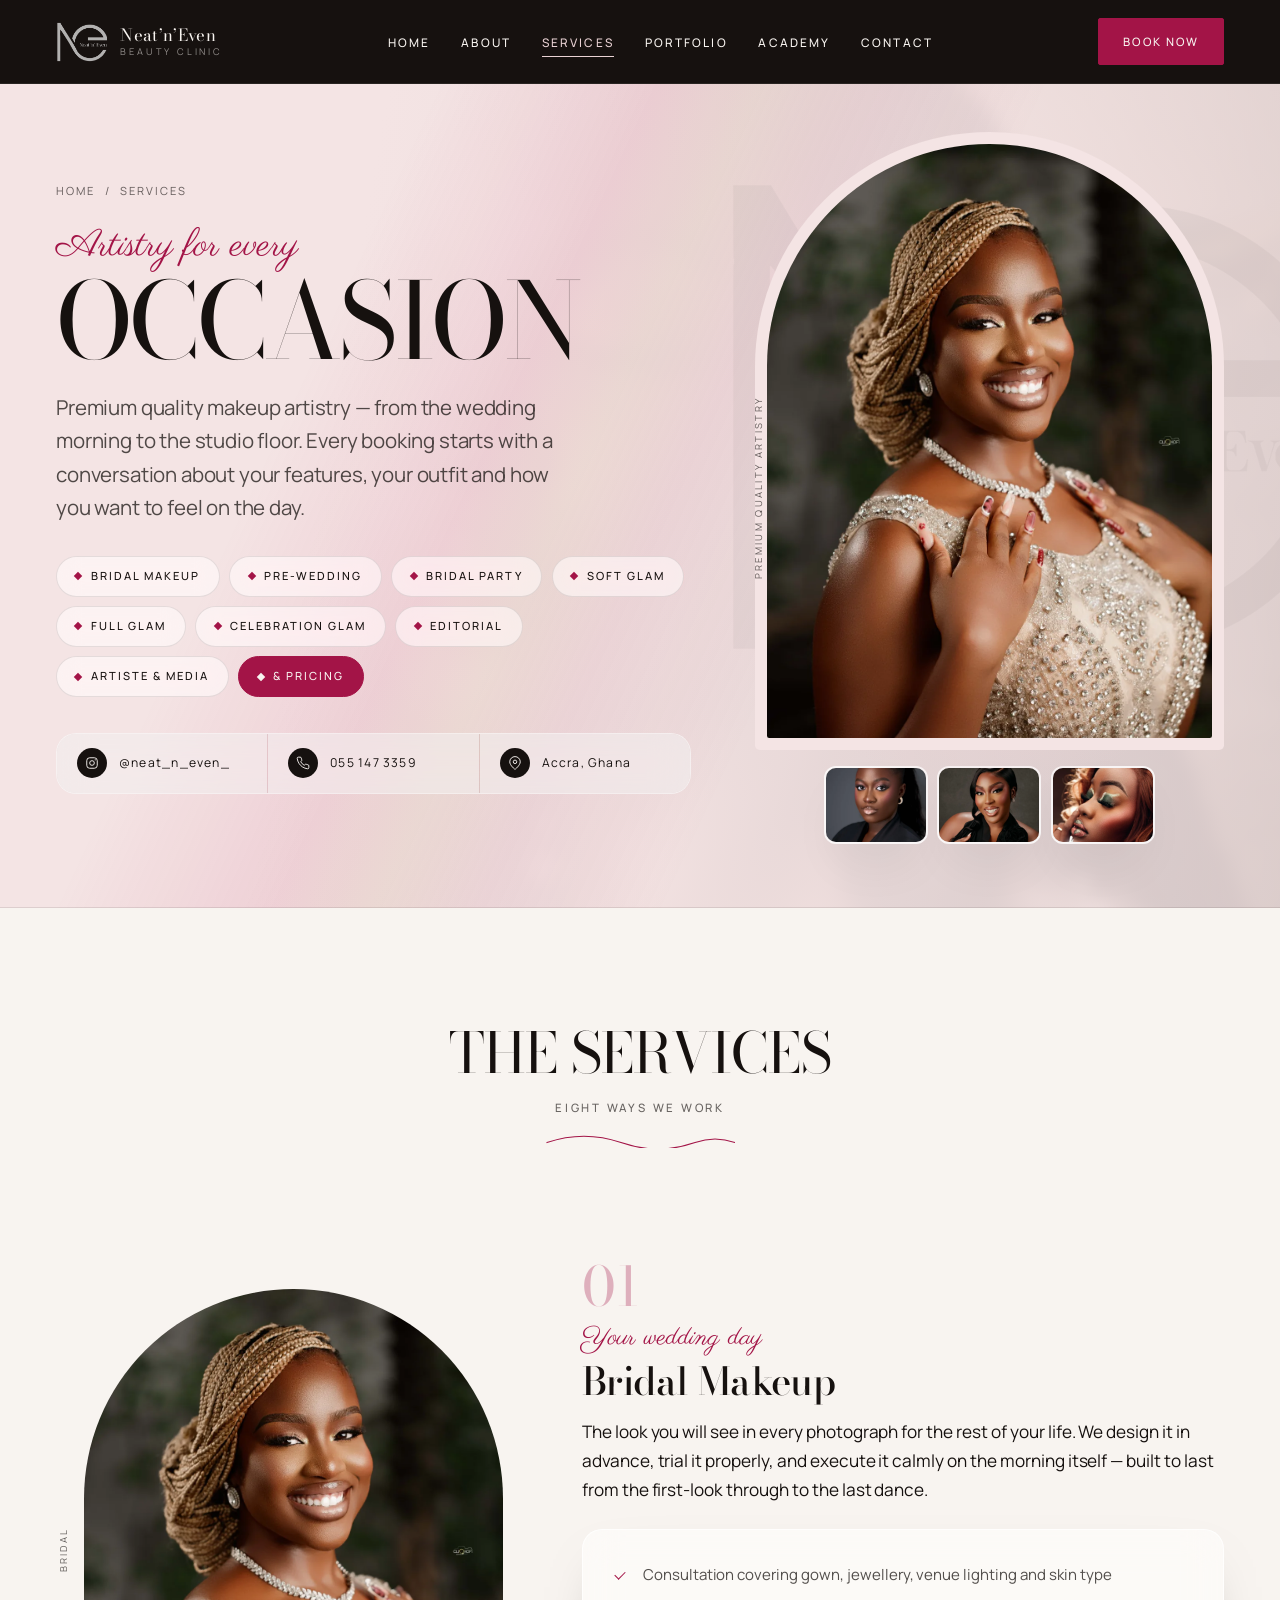
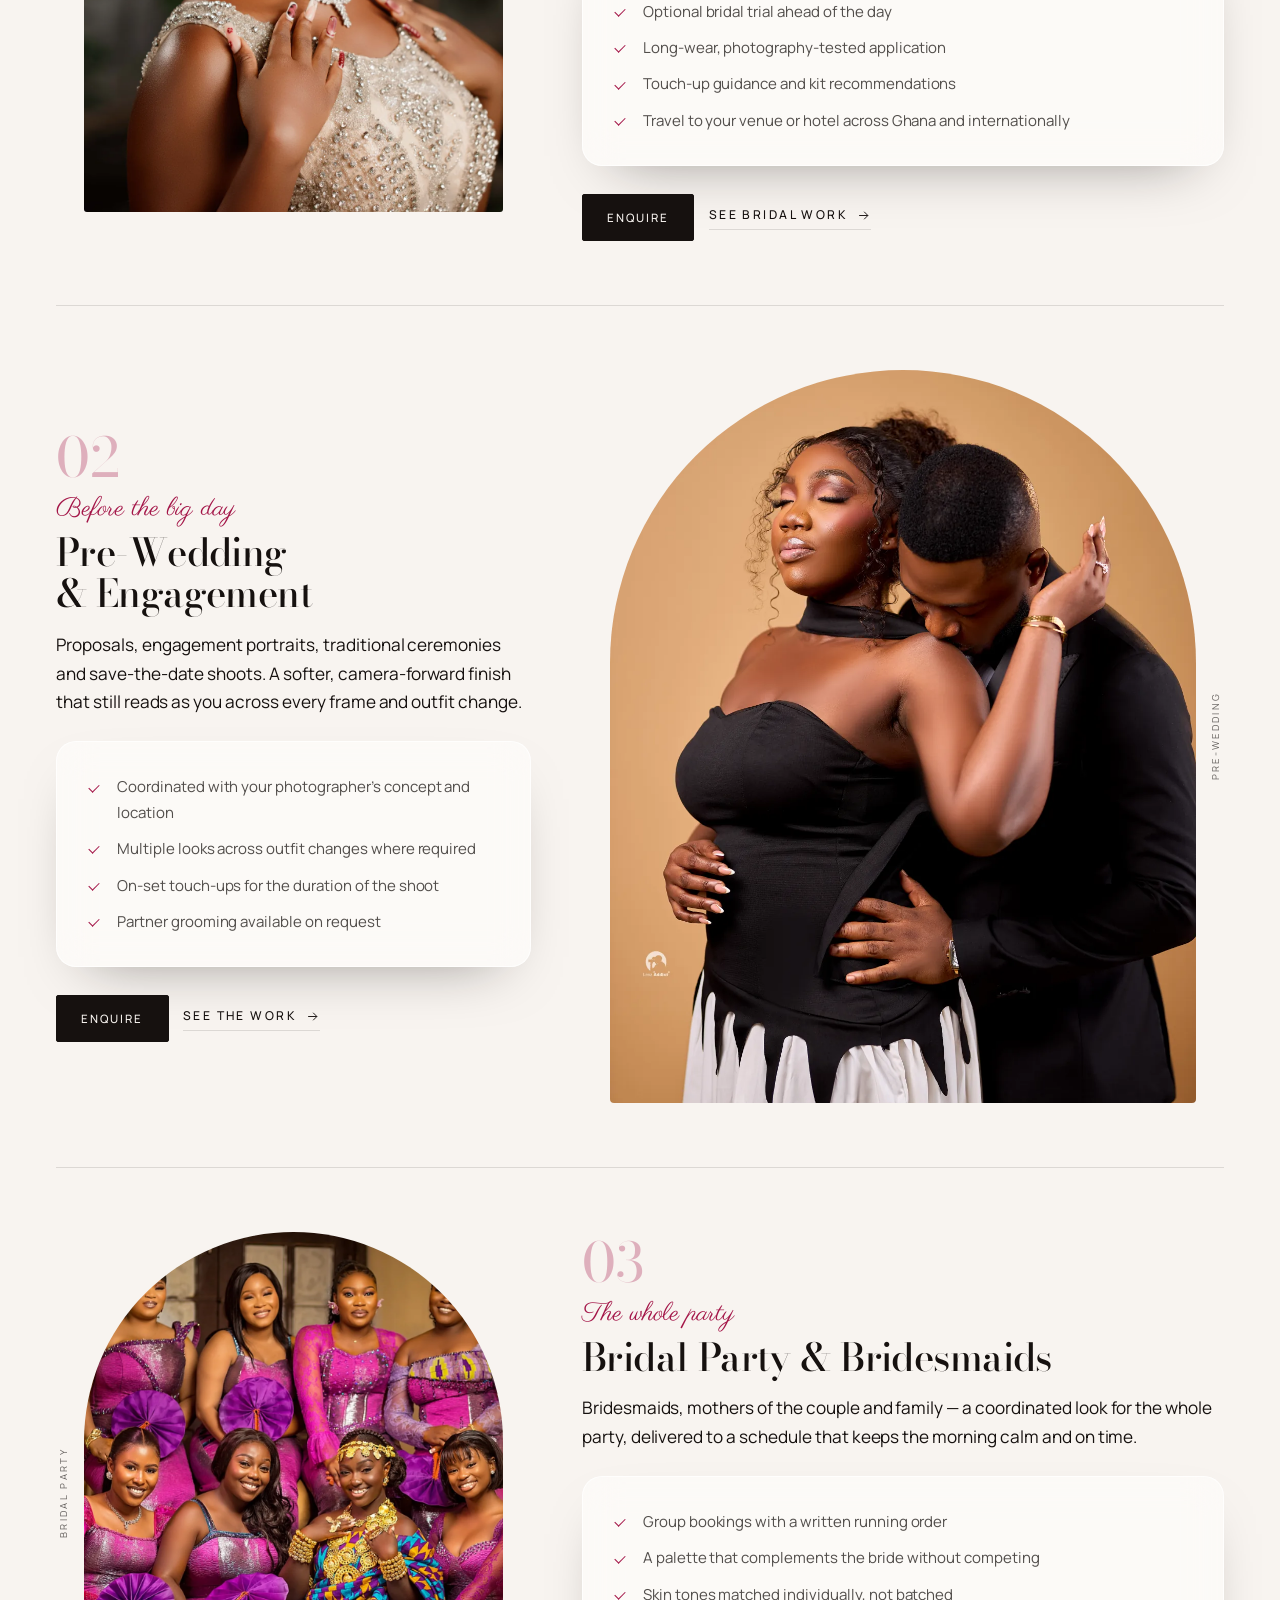
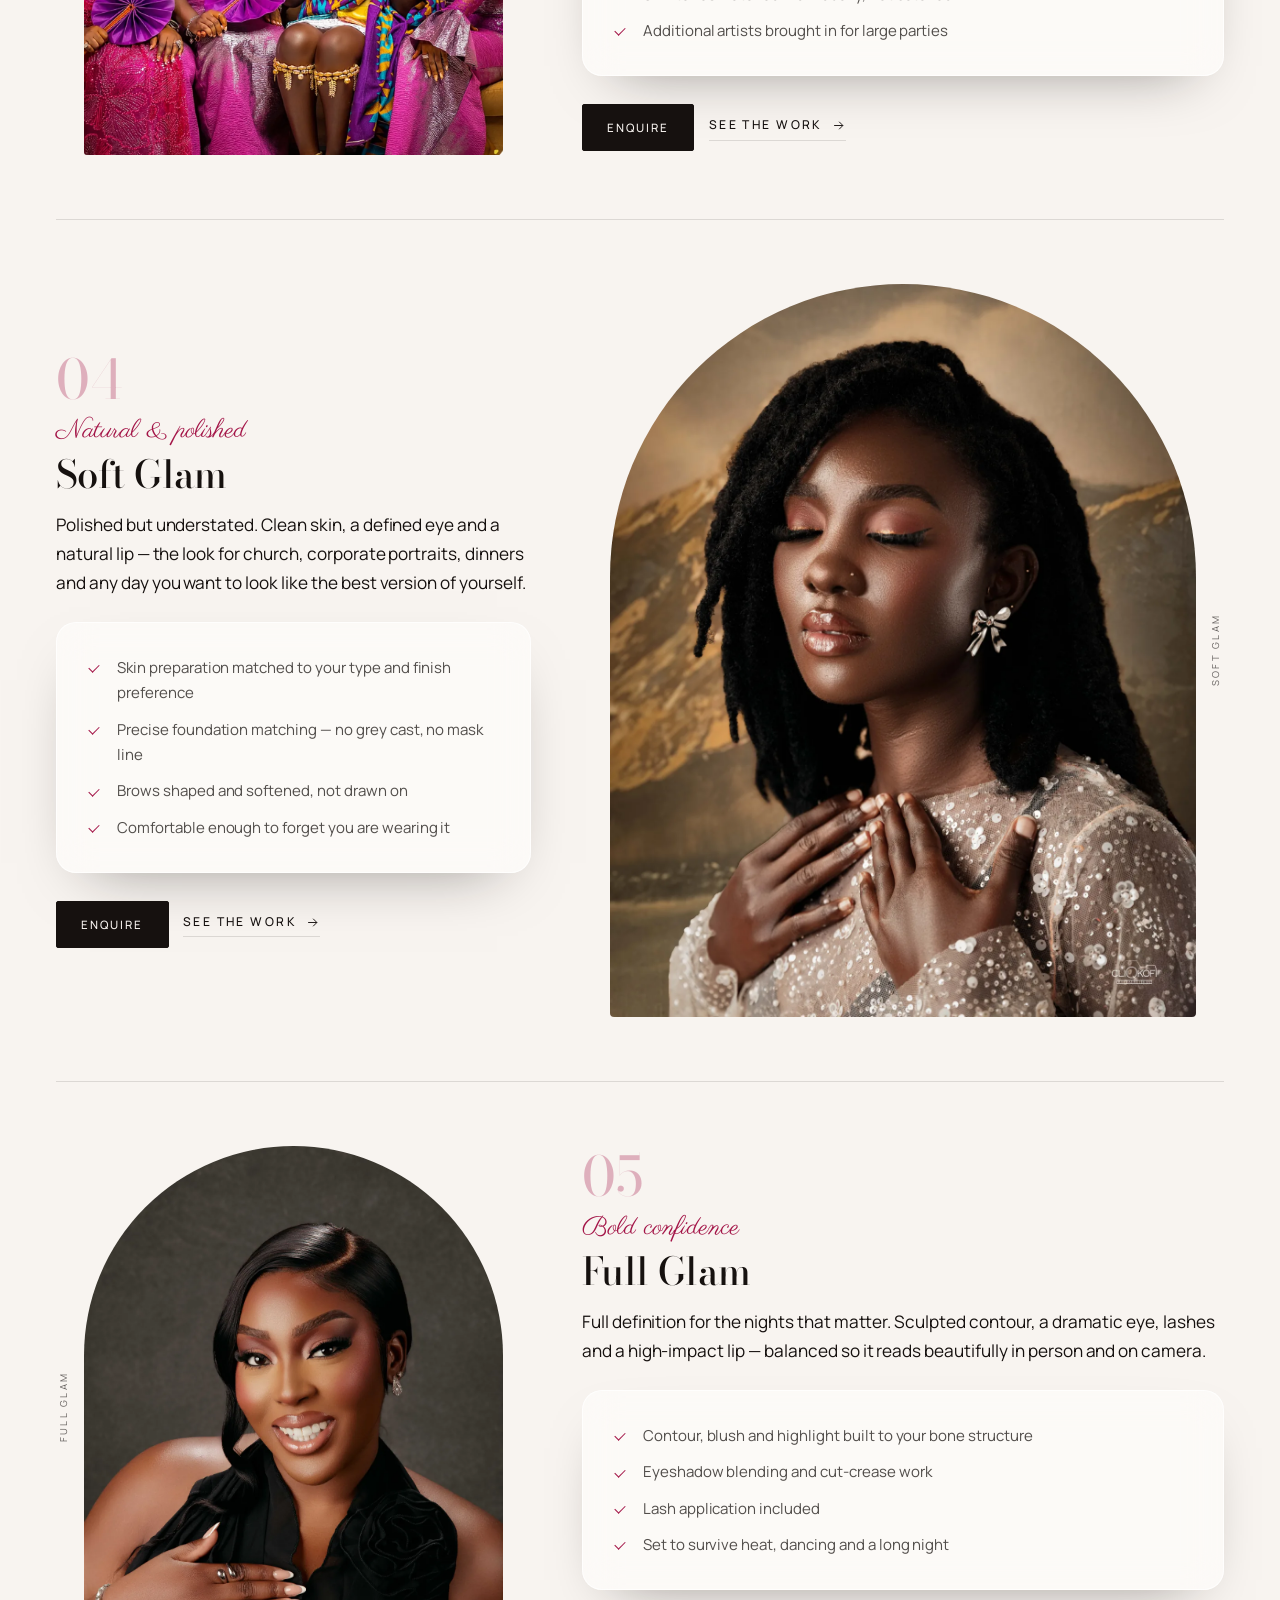
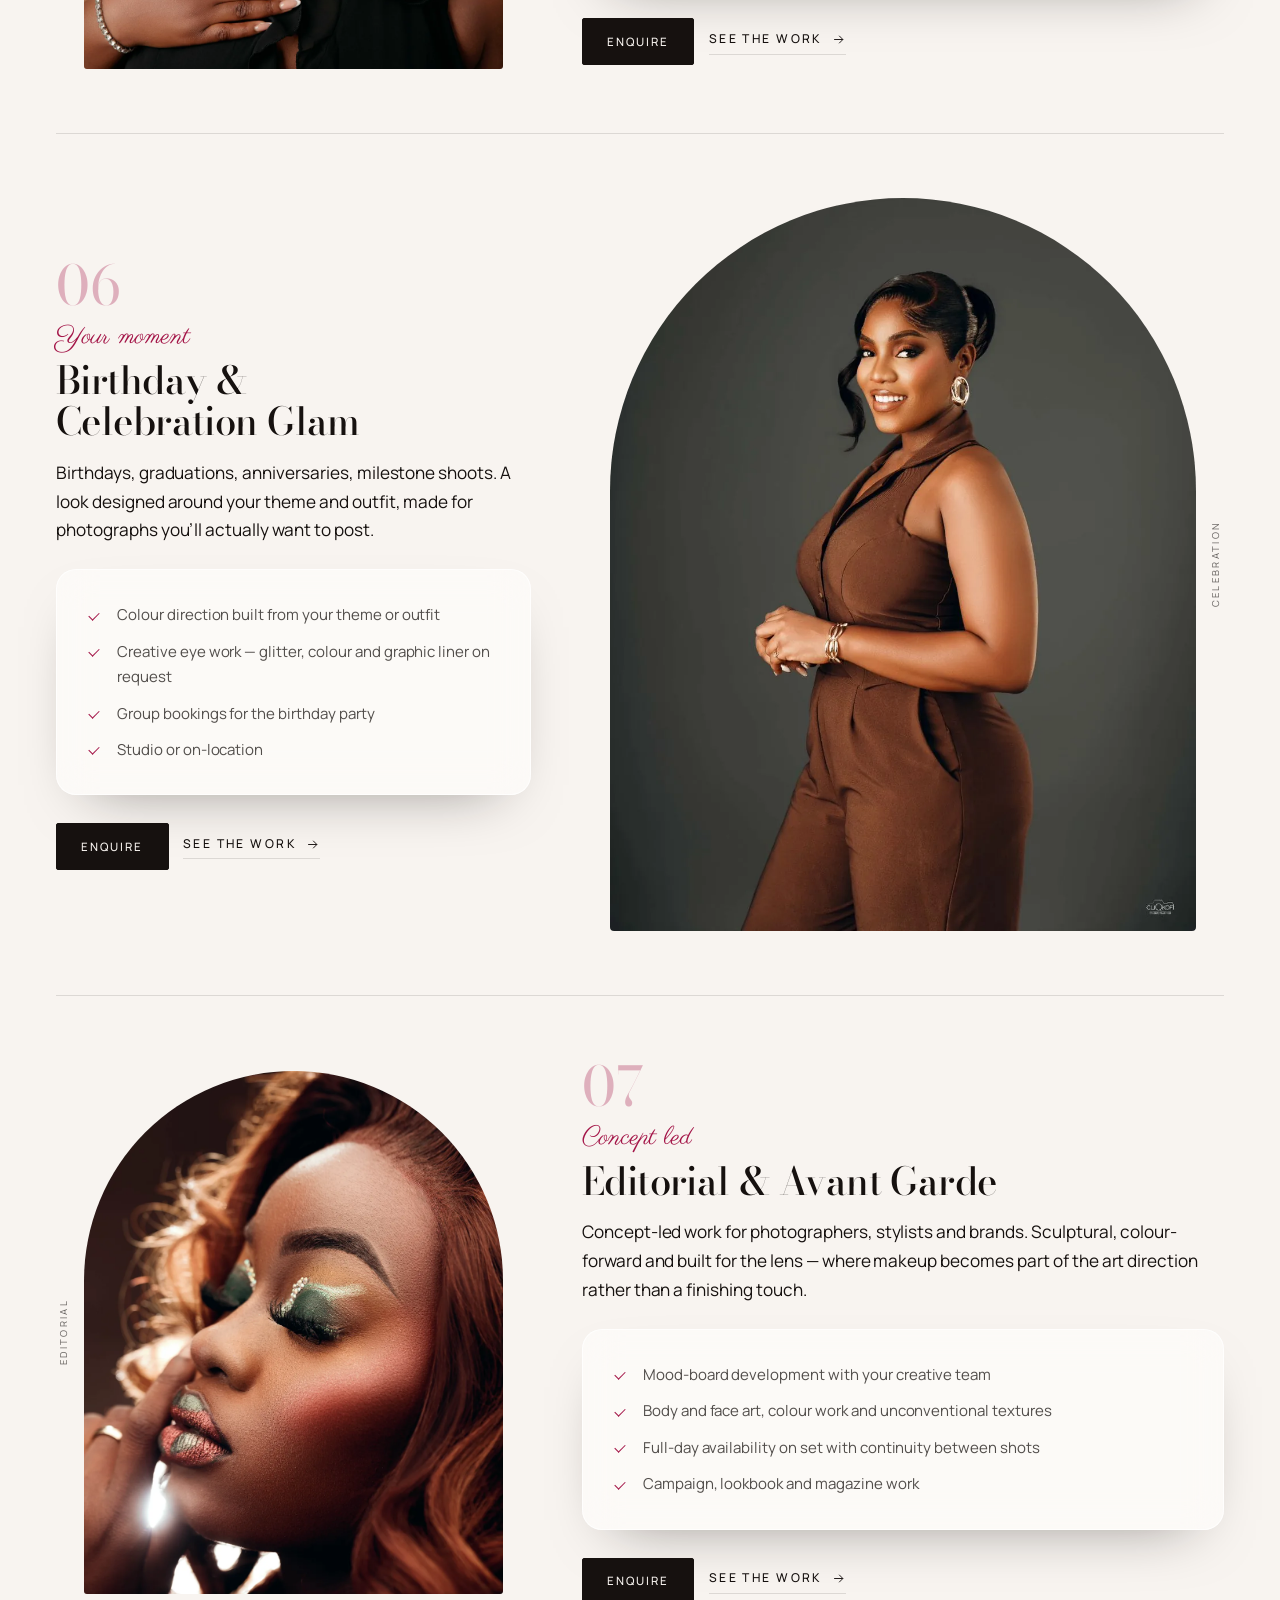
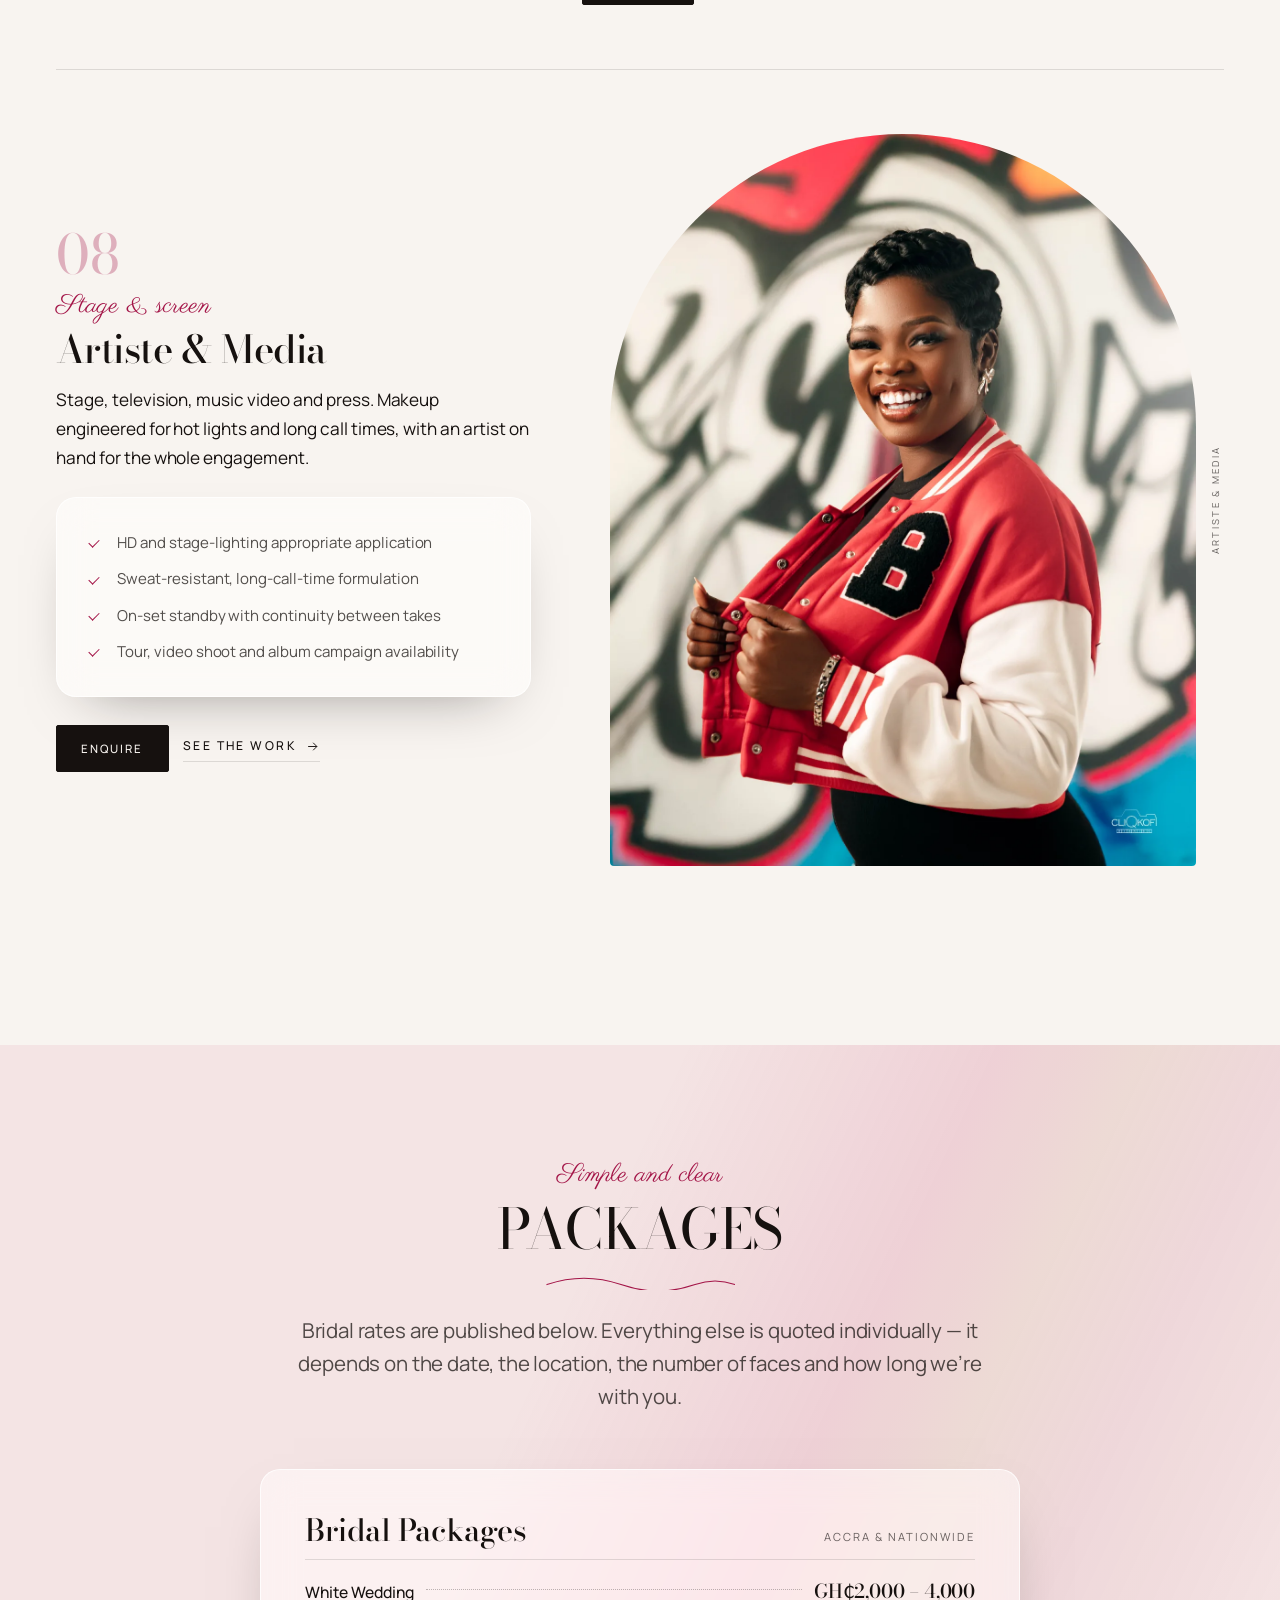
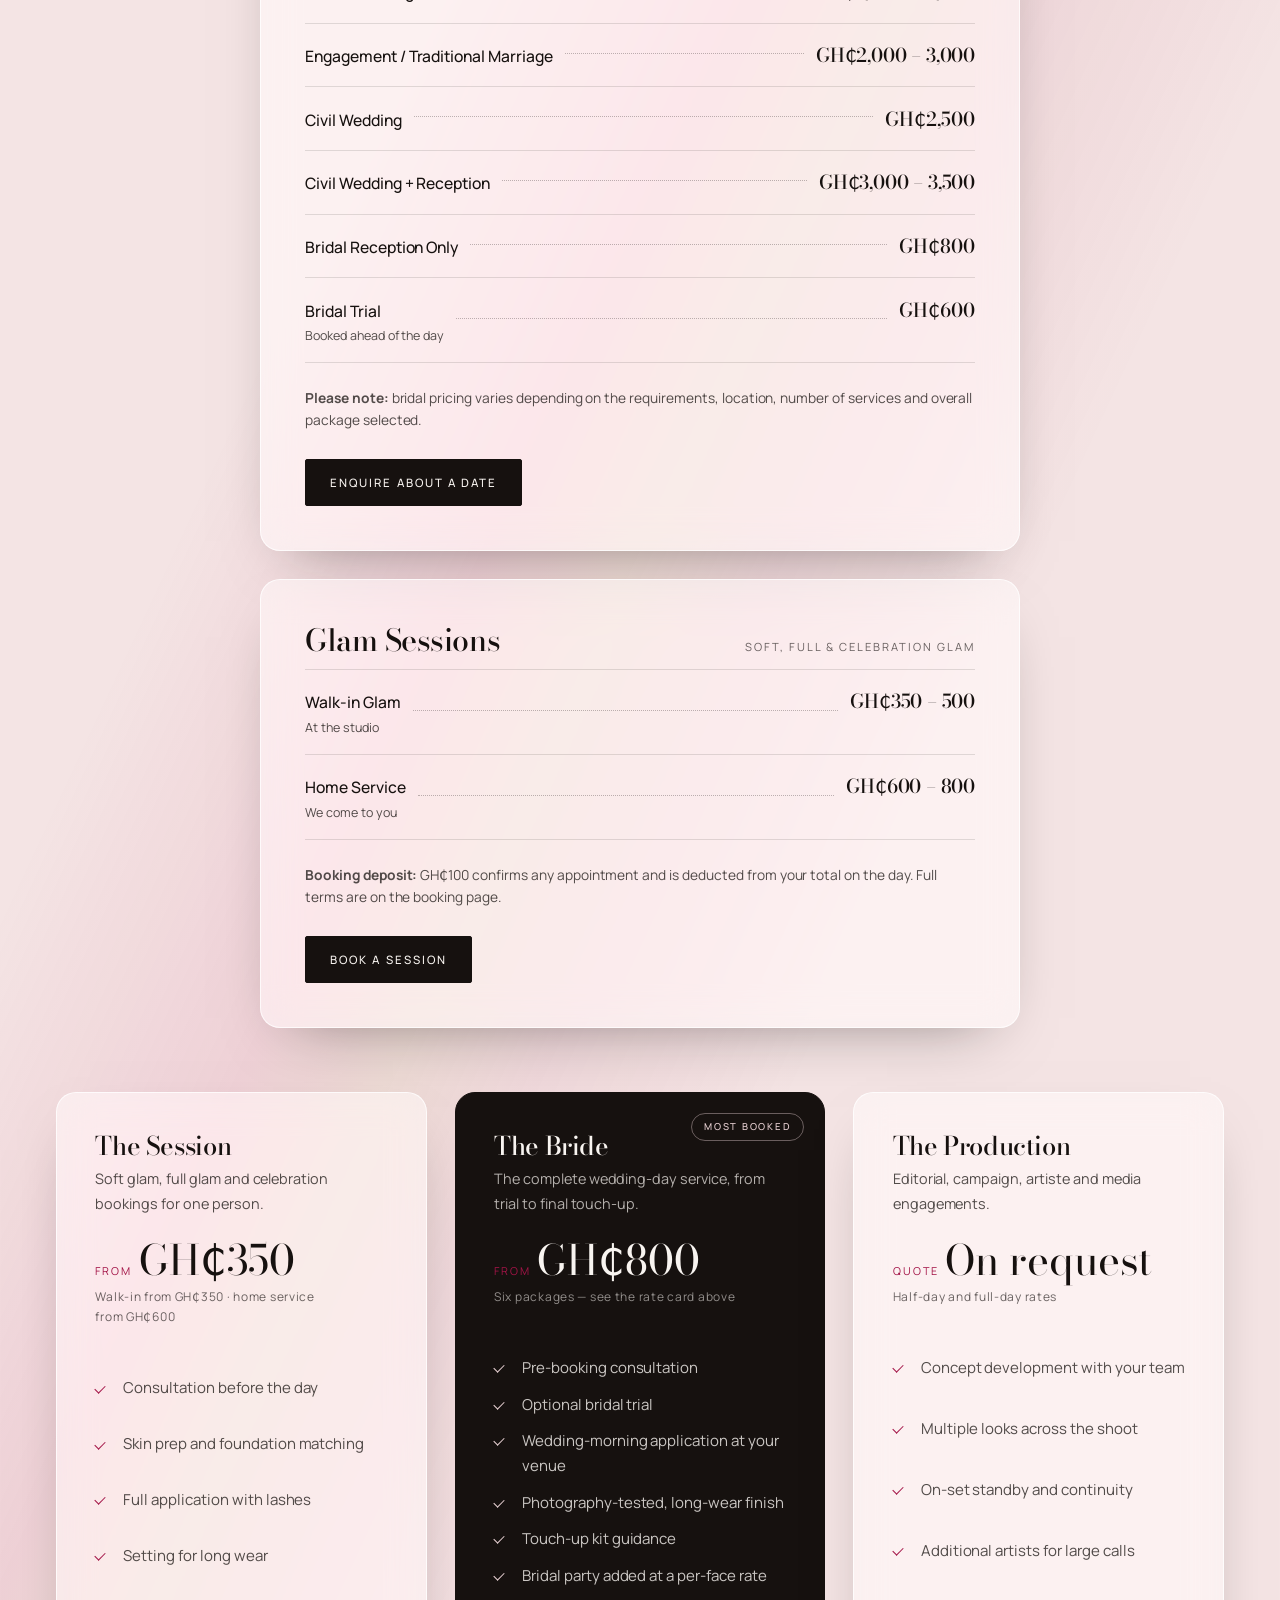
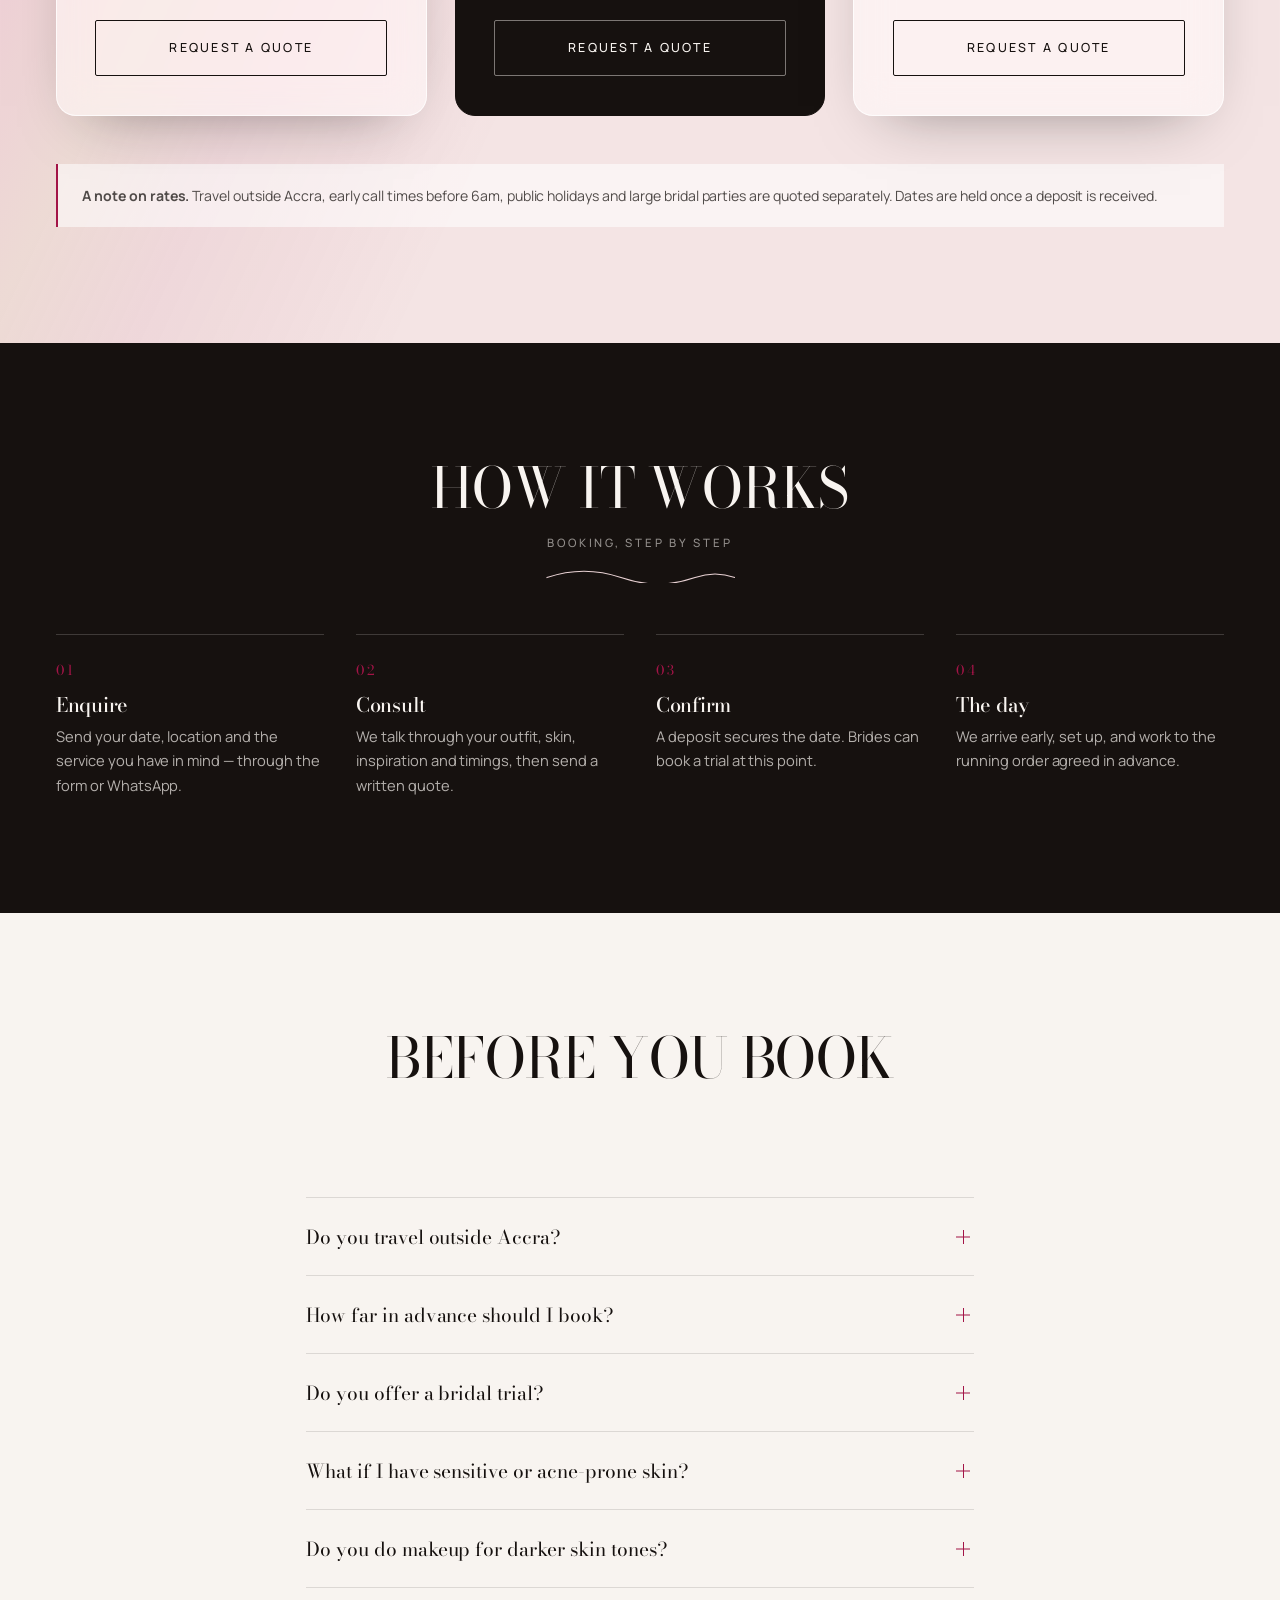
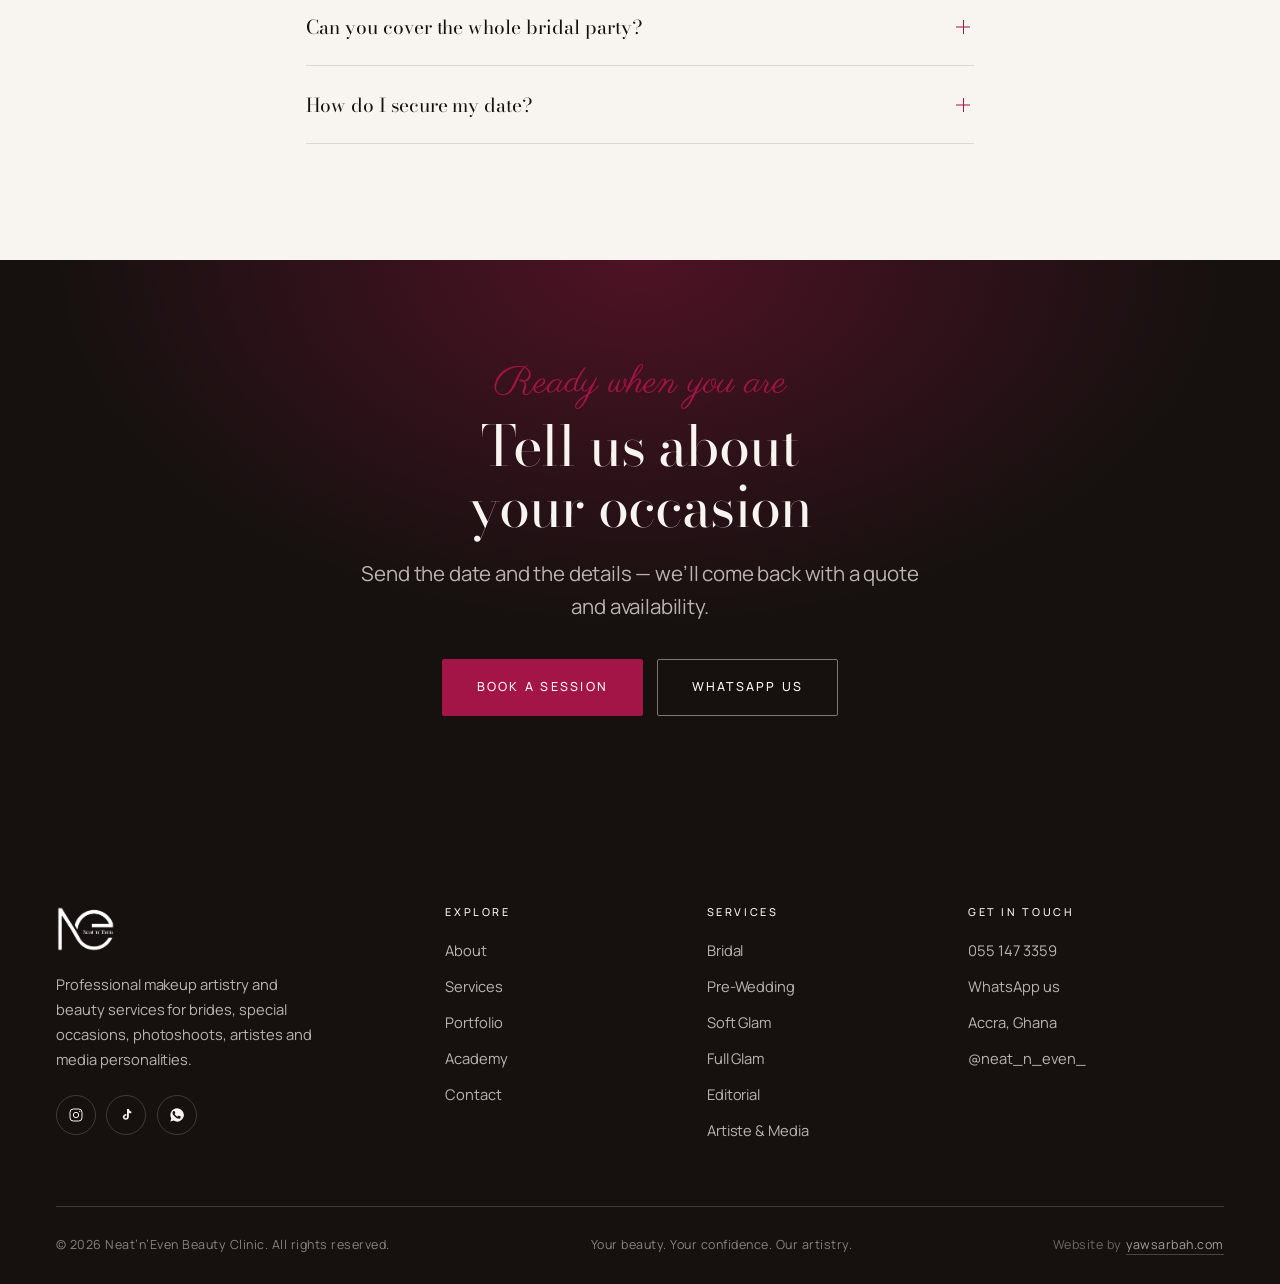
<file: services/index.html>
<!doctype html>
<html lang="en">
<head>
<meta charset="utf-8">
<meta name="viewport" content="width=device-width, initial-scale=1">
<title>Bridal Makeup Prices in Accra, Ghana | Neat'n'Even</title>
<meta name="description" content="Makeup prices in Accra: white wedding GHS 2,000–4,000, civil wedding GHS 2,500, bridal trial GHS 600, walk-in glam GHS 350–500, home service GHS 600–800.">
<link rel="canonical" href="https://www.neatneven.com/services/">
<meta name="robots" content="index, follow, max-image-preview:large, max-snippet:-1, max-video-preview:-1">
<meta name="author" content="Neat'n'Even Beauty Clinic">
<meta name="geo.region" content="GH-AA">
<meta name="geo.placename" content="Accra">

<meta property="og:type" content="website">
<meta property="og:site_name" content="Neat'n'Even Beauty Clinic">
<meta property="og:locale" content="en_GH">
<meta property="og:title" content="Bridal Makeup Prices in Accra, Ghana | Neat'n'Even">
<meta property="og:description" content="Makeup prices in Accra: white wedding GHS 2,000–4,000, civil wedding GHS 2,500, bridal trial GHS 600, walk-in glam GHS 350–500, home service GHS 600–800.">
<meta property="og:url" content="https://www.neatneven.com/services/">
<meta property="og:image" content="https://www.neatneven.com/assets/img/gallery/bridal/bridal-02.webp">
<meta property="og:image:width" content="1200">
<meta property="og:image:height" content="1500">
<meta property="og:image:alt" content="Makeup by Neat'n'Even Beauty Clinic, Accra">

<meta name="twitter:card" content="summary_large_image">
<meta name="twitter:title" content="Bridal Makeup Prices in Accra, Ghana | Neat'n'Even">
<meta name="twitter:description" content="Makeup prices in Accra: white wedding GHS 2,000–4,000, civil wedding GHS 2,500, bridal trial GHS 600, walk-in glam GHS 350–500, home service GHS 600–800.">
<meta name="twitter:image" content="https://www.neatneven.com/assets/img/gallery/bridal/bridal-02.webp">

<meta name="theme-color" content="#16110F">
<link rel="icon" href="../assets/img/brand/mark.png" type="image/png">
<link rel="apple-touch-icon" href="../assets/img/brand/mark.png">
<link rel="preconnect" href="https://fonts.googleapis.com">
<link rel="preconnect" href="https://fonts.gstatic.com" crossorigin>
<link href="https://fonts.googleapis.com/css2?family=Bodoni+Moda:ital,opsz,wght@0,6..96,400;0,6..96,500;0,6..96,600;1,6..96,400;1,6..96,500&family=Manrope:wght@300;400;500;600;700;800&family=Parisienne&display=swap" rel="stylesheet">
<script>document.documentElement.classList.add('js');</script>
<link rel="stylesheet" href="../css/styles.css">
<script type="application/ld+json">
{
  "@context": "https://schema.org",
  "@graph": [
    {
      "@type": "FAQPage",
      "mainEntity": [
        {
          "@type": "Question",
          "name": "Do you travel outside Accra?",
          "acceptedAnswer": {
            "@type": "Answer",
            "text": "Yes. We take bookings across Ghana and internationally. Travel, accommodation and early call times are quoted on top of the service rate, and always put in writing before you commit."
          }
        },
        {
          "@type": "Question",
          "name": "How far in advance should I book a makeup artist?",
          "acceptedAnswer": {
            "@type": "Answer",
            "text": "For weddings, as early as you can — peak wedding months fill first. For sessions and shoots a week or two is usually comfortable, and short-notice bookings can often be accommodated."
          }
        },
        {
          "@type": "Question",
          "name": "Do you offer a bridal trial?",
          "acceptedAnswer": {
            "@type": "Answer",
            "text": "Yes, and we recommend it. A trial tests the look in daylight and on camera, adjusts the finish for your skin, and locks in exactly what happens on the wedding morning. A bridal trial is GHS 600."
          }
        },
        {
          "@type": "Question",
          "name": "What if I have sensitive or acne-prone skin?",
          "acceptedAnswer": {
            "@type": "Answer",
            "text": "Skin preparation is adjusted to your type, and we can work with non-comedogenic and fragrance-free products. Known allergies are patch tested in advance."
          }
        },
        {
          "@type": "Question",
          "name": "Do you do makeup for darker skin tones?",
          "acceptedAnswer": {
            "@type": "Answer",
            "text": "Always. Foundation matching across the full range of deep and rich skin tones is core to how we work — no grey cast, no ashy finish and no mask line at the jaw."
          }
        },
        {
          "@type": "Question",
          "name": "How much does bridal makeup cost in Accra?",
          "acceptedAnswer": {
            "@type": "Answer",
            "text": "White wedding makeup is GHS 2,000–4,000, engagement and traditional marriage GHS 2,000–3,000, civil wedding GHS 2,500, civil wedding with reception GHS 3,000–3,500 and reception only GHS 800. A bridal trial is GHS 600."
          }
        },
        {
          "@type": "Question",
          "name": "How do I secure my date?",
          "acceptedAnswer": {
            "@type": "Answer",
            "text": "A GHS 100 booking deposit confirms the appointment and is deducted from your total on the day. Until it is received the date stays open to other enquiries."
          }
        }
      ]
    },
    {
      "@type": "BreadcrumbList",
      "itemListElement": [
        {
          "@type": "ListItem",
          "position": 1,
          "name": "Home",
          "item": "https://www.neatneven.com/"
        },
        {
          "@type": "ListItem",
          "position": 2,
          "name": "Services",
          "item": "https://www.neatneven.com/services/"
        }
      ]
    }
  ]
}
</script>
</head>
<body data-base="../">
<a class="skip-link" href="#main">Skip to content</a>

<header class="site-header" id="siteHeader">
  <div class="container">
    <a class="brand" href="../" aria-label="Neat'n'Even Beauty Clinic — home">
      <img src="../assets/img/brand/mark.png" alt="" width="120" height="92">
      <span class="brand-name">Neat&rsquo;n&rsquo;Even<small>Beauty Clinic</small></span>
    </a>
    <nav class="nav" aria-label="Primary">
      <ul>
        <li><a href="../">Home</a></li>
        <li><a href="../about/">About</a></li>
        <li><a href="../services/" aria-current="page">Services</a></li>
        <li><a href="../gallery/">Portfolio</a></li>
        <li><a href="../academy/">Academy</a></li>
        <li><a href="../contact/">Contact</a></li>
      </ul>
    </nav>
    <div class="header-actions">
      <a class="btn btn--sm" href="../contact/"><span>Book now</span></a>
      <button class="nav-toggle" id="navToggle" aria-expanded="false" aria-controls="mobileNav" aria-label="Open menu">
        <span></span><span></span><span></span>
      </button>
    </div>
  </div>
</header>

<div class="mobile-nav" id="mobileNav" aria-hidden="true">
  <ul>
    <li><a href="../">Home</a></li>
    <li><a href="../about/">About</a></li>
    <li><a href="../services/" aria-current="page">Services</a></li>
    <li><a href="../gallery/">Portfolio</a></li>
    <li><a href="../academy/">Academy</a></li>
    <li><a href="../contact/">Contact</a></li>
  </ul>
  <div class="mobile-nav-foot">
    <span class="meta">Accra, Ghana &middot; Available worldwide</span>
    <a class="btn btn--block" href="../contact/"><span>Book now</span></a>
    <a class="btn btn--ghost btn--block" href="tel:+233551473359"><span>055 147 3359</span></a>
  </div>
</div>

<main id="main">

  <!-- ============ HERO ============ -->
  <section class="hero">
    <div class="hero__bg" aria-hidden="true">
      <img src="../assets/img/gallery/soft-glam/soft-glam-03.webp" alt="" width="1280" height="1600" fetchpriority="high" decoding="async">
    </div>
    <span class="sheen" aria-hidden="true"></span>
    <img class="hero-mark" src="../assets/img/brand/mark.png" alt="" aria-hidden="true" width="600" height="458">

    <div class="container" style="position:relative;z-index:2">
      <div class="hero-copy">
        <nav class="breadcrumb" aria-label="Breadcrumb">
          <a href="../">Home</a> <span aria-hidden="true">/</span> <span>Services</span>
        </nav>
        <p class="script reveal">Artistry for every</p>
        <h1 class="reveal reveal-d1">Occasion</h1>
        <p class="lede reveal reveal-d2">
          Premium quality makeup artistry &mdash; from the wedding morning to the studio floor.
          Every booking starts with a conversation about your features, your outfit and how you
          want to feel on the day.
        </p>

        <ul class="tag-cluster reveal reveal-d3" style="margin-top:2rem">
          <li><a class="tag-pill" href="#bridal">Bridal Makeup</a></li>
          <li><a class="tag-pill" href="#pre-wedding">Pre-Wedding</a></li>
          <li><a class="tag-pill" href="#bridal-party">Bridal Party</a></li>
          <li><a class="tag-pill" href="#soft-glam">Soft Glam</a></li>
          <li><a class="tag-pill" href="#full-glam">Full Glam</a></li>
          <li><a class="tag-pill" href="#celebration">Celebration Glam</a></li>
          <li><a class="tag-pill" href="#editorial">Editorial</a></li>
          <li><a class="tag-pill" href="#artiste">Artiste &amp; Media</a></li>
          <li><a class="tag-pill tag-pill--solid" href="#pricing">&amp; Pricing</a></li>
        </ul>

        <ul class="contact-bar reveal reveal-d4" style="margin-top:2.25rem;max-width:640px">
          <li>
            <a href="https://www.instagram.com/neat_n_even_" target="_blank" rel="noopener">
              <span class="ico" aria-hidden="true">
                <svg viewBox="0 0 24 24" fill="none" stroke="currentColor" stroke-width="1.6"><rect x="3" y="3" width="18" height="18" rx="5"/><circle cx="12" cy="12" r="4"/><circle cx="17.5" cy="6.5" r="1" fill="currentColor" stroke="none"/></svg>
              </span>
              <span>@neat_n_even_</span>
            </a>
          </li>
          <li>
            <a href="tel:+233551473359">
              <span class="ico" aria-hidden="true">
                <svg viewBox="0 0 24 24" fill="none" stroke="currentColor" stroke-width="1.6"><path d="M22 16.9v3a2 2 0 01-2.2 2 19.8 19.8 0 01-8.6-3.1 19.5 19.5 0 01-6-6A19.8 19.8 0 012.1 4.2 2 2 0 014.1 2h3a2 2 0 012 1.7c.1 1 .4 1.9.7 2.8a2 2 0 01-.5 2.1L8.1 9.9a16 16 0 006 6l1.3-1.2a2 2 0 012.1-.5c.9.3 1.8.6 2.8.7a2 2 0 011.7 2z"/></svg>
              </span>
              <span>055 147 3359</span>
            </a>
          </li>
          <li>
            <span class="item">
              <span class="ico" aria-hidden="true">
                <svg viewBox="0 0 24 24" fill="none" stroke="currentColor" stroke-width="1.6"><path d="M21 10c0 6-9 13-9 13s-9-7-9-13a9 9 0 0118 0z"/><circle cx="12" cy="10" r="3"/></svg>
              </span>
              <span>Accra, Ghana</span>
            </span>
          </li>
        </ul>
      </div>

      <div class="hero-figure reveal reveal-d2" style="align-self:end">
        <div class="arch arch--frame">
          <div class="arch" style="aspect-ratio:3/4">
            <img src="../assets/img/gallery/bridal/bridal-02.webp" alt="Bridal makeup with beaded headpiece by Neat'n'Even" width="1280" height="1600" decoding="async">
          </div>
        </div>
        <span class="side-label">Premium quality artistry</span>
        <ul class="thumb-row" style="margin-top:1rem;justify-content:center">
          <li><img src="../assets/img/gallery/soft-glam/soft-glam-01-thumb.webp" alt="Soft glam look" width="720" height="900" loading="lazy" decoding="async"></li>
          <li><img src="../assets/img/gallery/full-glam/full-glam-05-thumb.webp" alt="Full glam look" width="720" height="900" loading="lazy" decoding="async"></li>
          <li><img src="../assets/img/gallery/avant-garde/avant-garde-01-thumb.webp" alt="Avant garde look" width="720" height="900" loading="lazy" decoding="async"></li>
        </ul>
      </div>
    </div>
  </section>

  <!-- ============ SERVICE DETAILS ============ -->
  <section class="section">
    <div class="container container--wide">
      <div class="head-centred" style="margin-bottom:clamp(2rem,4vw,3rem)">
        <h2 class="reveal">The Services</h2>
        <p class="sub reveal reveal-d1">Eight ways we work</p>
        <svg class="flourish reveal reveal-d1" viewBox="0 0 200 14" fill="none" aria-hidden="true">
          <path d="M2 8c26-9 52-9 78 0s52 9 78 0c14-5 28-5 42 0" stroke="currentColor" stroke-width="1.1" stroke-linecap="round"/>
        </svg>
      </div>

      <article class="svc" id="bridal">
        <div class="svc__media reveal">
          <div class="arch"><img src="../assets/img/gallery/bridal/bridal-02.webp" alt="Bridal makeup with beaded headpiece" width="1280" height="1600" loading="lazy" decoding="async"></div>
          <span class="side-label">Bridal</span>
        </div>
        <div class="svc__body reveal reveal-d1">
          <span class="svc__num" aria-hidden="true">01</span>
          <p class="script script--sm">Your wedding day</p>
          <h3 style="font-size:clamp(1.7rem,3vw,2.4rem);margin-top:0.35rem">Bridal Makeup</h3>
          <p style="margin-top:1rem">
            The look you will see in every photograph for the rest of your life. We design it in advance,
            trial it properly, and execute it calmly on the morning itself &mdash; built to last from the
            first-look through to the last dance.
          </p>
          <div class="glass svc__panel">
            <ul class="tick-list" style="margin-top:0">
              <li>Consultation covering gown, jewellery, venue lighting and skin type</li>
              <li>Optional bridal trial ahead of the day</li>
              <li>Long-wear, photography-tested application</li>
              <li>Touch-up guidance and kit recommendations</li>
              <li>Travel to your venue or hotel across Ghana and internationally</li>
            </ul>
          </div>
          <div class="btn-row" style="margin-top:1.75rem">
            <a class="btn btn--sm" href="../contact/?service=Bridal%20Makeup"><span>Enquire</span></a>
            <a class="link-arrow" href="../gallery/#bridal">See bridal work
              <svg viewBox="0 0 24 24" fill="none" stroke="currentColor" stroke-width="1.5" aria-hidden="true"><path d="M5 12h14M13 6l6 6-6 6"/></svg>
            </a>
          </div>
        </div>
      </article>

      <article class="svc" id="pre-wedding">
        <div class="svc__media reveal">
          <div class="arch"><img src="../assets/img/gallery/pre-wedding/pre-wedding-02.webp" alt="Pre-wedding shoot makeup" width="1280" height="1600" loading="lazy" decoding="async"></div>
          <span class="side-label side-label--right">Pre-Wedding</span>
        </div>
        <div class="svc__body reveal reveal-d1">
          <span class="svc__num" aria-hidden="true">02</span>
          <p class="script script--sm">Before the big day</p>
          <h3 style="font-size:clamp(1.7rem,3vw,2.4rem);margin-top:0.35rem">Pre-Wedding &amp; Engagement</h3>
          <p style="margin-top:1rem">
            Proposals, engagement portraits, traditional ceremonies and save-the-date shoots. A softer,
            camera-forward finish that still reads as you across every frame and outfit change.
          </p>
          <div class="glass svc__panel">
            <ul class="tick-list" style="margin-top:0">
              <li>Coordinated with your photographer&rsquo;s concept and location</li>
              <li>Multiple looks across outfit changes where required</li>
              <li>On-set touch-ups for the duration of the shoot</li>
              <li>Partner grooming available on request</li>
            </ul>
          </div>
          <div class="btn-row" style="margin-top:1.75rem">
            <a class="btn btn--sm" href="../contact/?service=Pre-Wedding%20%26%20Engagement"><span>Enquire</span></a>
            <a class="link-arrow" href="../gallery/#pre-wedding">See the work
              <svg viewBox="0 0 24 24" fill="none" stroke="currentColor" stroke-width="1.5" aria-hidden="true"><path d="M5 12h14M13 6l6 6-6 6"/></svg>
            </a>
          </div>
        </div>
      </article>

      <article class="svc" id="bridal-party">
        <div class="svc__media reveal">
          <div class="arch"><img src="../assets/img/gallery/bridesmaids/bridesmaids-01.webp" alt="Bridesmaids group makeup" width="1280" height="1280" loading="lazy" decoding="async"></div>
          <span class="side-label">Bridal Party</span>
        </div>
        <div class="svc__body reveal reveal-d1">
          <span class="svc__num" aria-hidden="true">03</span>
          <p class="script script--sm">The whole party</p>
          <h3 style="font-size:clamp(1.7rem,3vw,2.4rem);margin-top:0.35rem">Bridal Party &amp; Bridesmaids</h3>
          <p style="margin-top:1rem">
            Bridesmaids, mothers of the couple and family &mdash; a coordinated look for the whole party,
            delivered to a schedule that keeps the morning calm and on time.
          </p>
          <div class="glass svc__panel">
            <ul class="tick-list" style="margin-top:0">
              <li>Group bookings with a written running order</li>
              <li>A palette that complements the bride without competing</li>
              <li>Skin tones matched individually, not batched</li>
              <li>Additional artists brought in for large parties</li>
            </ul>
          </div>
          <div class="btn-row" style="margin-top:1.75rem">
            <a class="btn btn--sm" href="../contact/?service=Bridal%20Party%20%26%20Bridesmaids"><span>Enquire</span></a>
            <a class="link-arrow" href="../gallery/#bridesmaids">See the work
              <svg viewBox="0 0 24 24" fill="none" stroke="currentColor" stroke-width="1.5" aria-hidden="true"><path d="M5 12h14M13 6l6 6-6 6"/></svg>
            </a>
          </div>
        </div>
      </article>

      <article class="svc" id="soft-glam">
        <div class="svc__media reveal">
          <div class="arch"><img src="../assets/img/gallery/soft-glam/soft-glam-03.webp" alt="Soft glam makeup portrait" width="1280" height="1600" loading="lazy" decoding="async"></div>
          <span class="side-label side-label--right">Soft Glam</span>
        </div>
        <div class="svc__body reveal reveal-d1">
          <span class="svc__num" aria-hidden="true">04</span>
          <p class="script script--sm">Natural &amp; polished</p>
          <h3 style="font-size:clamp(1.7rem,3vw,2.4rem);margin-top:0.35rem">Soft Glam</h3>
          <p style="margin-top:1rem">
            Polished but understated. Clean skin, a defined eye and a natural lip &mdash; the look for church,
            corporate portraits, dinners and any day you want to look like the best version of yourself.
          </p>
          <div class="glass svc__panel">
            <ul class="tick-list" style="margin-top:0">
              <li>Skin preparation matched to your type and finish preference</li>
              <li>Precise foundation matching &mdash; no grey cast, no mask line</li>
              <li>Brows shaped and softened, not drawn on</li>
              <li>Comfortable enough to forget you are wearing it</li>
            </ul>
          </div>
          <div class="btn-row" style="margin-top:1.75rem">
            <a class="btn btn--sm" href="../contact/?service=Soft%20Glam"><span>Enquire</span></a>
            <a class="link-arrow" href="../gallery/#soft-glam">See the work
              <svg viewBox="0 0 24 24" fill="none" stroke="currentColor" stroke-width="1.5" aria-hidden="true"><path d="M5 12h14M13 6l6 6-6 6"/></svg>
            </a>
          </div>
        </div>
      </article>

      <article class="svc" id="full-glam">
        <div class="svc__media reveal">
          <div class="arch"><img src="../assets/img/gallery/full-glam/full-glam-05.webp" alt="Full glam makeup portrait" width="1280" height="1600" loading="lazy" decoding="async"></div>
          <span class="side-label">Full Glam</span>
        </div>
        <div class="svc__body reveal reveal-d1">
          <span class="svc__num" aria-hidden="true">05</span>
          <p class="script script--sm">Bold confidence</p>
          <h3 style="font-size:clamp(1.7rem,3vw,2.4rem);margin-top:0.35rem">Full Glam</h3>
          <p style="margin-top:1rem">
            Full definition for the nights that matter. Sculpted contour, a dramatic eye, lashes and a
            high-impact lip &mdash; balanced so it reads beautifully in person and on camera.
          </p>
          <div class="glass svc__panel">
            <ul class="tick-list" style="margin-top:0">
              <li>Contour, blush and highlight built to your bone structure</li>
              <li>Eyeshadow blending and cut-crease work</li>
              <li>Lash application included</li>
              <li>Set to survive heat, dancing and a long night</li>
            </ul>
          </div>
          <div class="btn-row" style="margin-top:1.75rem">
            <a class="btn btn--sm" href="../contact/?service=Full%20Glam"><span>Enquire</span></a>
            <a class="link-arrow" href="../gallery/#full-glam">See the work
              <svg viewBox="0 0 24 24" fill="none" stroke="currentColor" stroke-width="1.5" aria-hidden="true"><path d="M5 12h14M13 6l6 6-6 6"/></svg>
            </a>
          </div>
        </div>
      </article>

      <article class="svc" id="celebration">
        <div class="svc__media reveal">
          <div class="arch"><img src="../assets/img/gallery/birthday-glam/birthday-glam-03.webp" alt="Birthday celebration makeup" width="1280" height="1600" loading="lazy" decoding="async"></div>
          <span class="side-label side-label--right">Celebration</span>
        </div>
        <div class="svc__body reveal reveal-d1">
          <span class="svc__num" aria-hidden="true">06</span>
          <p class="script script--sm">Your moment</p>
          <h3 style="font-size:clamp(1.7rem,3vw,2.4rem);margin-top:0.35rem">Birthday &amp; Celebration Glam</h3>
          <p style="margin-top:1rem">
            Birthdays, graduations, anniversaries, milestone shoots. A look designed around your theme and
            outfit, made for photographs you&rsquo;ll actually want to post.
          </p>
          <div class="glass svc__panel">
            <ul class="tick-list" style="margin-top:0">
              <li>Colour direction built from your theme or outfit</li>
              <li>Creative eye work &mdash; glitter, colour and graphic liner on request</li>
              <li>Group bookings for the birthday party</li>
              <li>Studio or on-location</li>
            </ul>
          </div>
          <div class="btn-row" style="margin-top:1.75rem">
            <a class="btn btn--sm" href="../contact/?service=Birthday%20%26%20Celebration%20Glam"><span>Enquire</span></a>
            <a class="link-arrow" href="../gallery/#birthday-glam">See the work
              <svg viewBox="0 0 24 24" fill="none" stroke="currentColor" stroke-width="1.5" aria-hidden="true"><path d="M5 12h14M13 6l6 6-6 6"/></svg>
            </a>
          </div>
        </div>
      </article>

      <article class="svc" id="editorial">
        <div class="svc__media reveal">
          <div class="arch"><img src="../assets/img/gallery/avant-garde/avant-garde-01.webp" alt="Avant garde editorial makeup" width="1280" height="1600" loading="lazy" decoding="async"></div>
          <span class="side-label">Editorial</span>
        </div>
        <div class="svc__body reveal reveal-d1">
          <span class="svc__num" aria-hidden="true">07</span>
          <p class="script script--sm">Concept led</p>
          <h3 style="font-size:clamp(1.7rem,3vw,2.4rem);margin-top:0.35rem">Editorial &amp; Avant Garde</h3>
          <p style="margin-top:1rem">
            Concept-led work for photographers, stylists and brands. Sculptural, colour-forward and built
            for the lens &mdash; where makeup becomes part of the art direction rather than a finishing touch.
          </p>
          <div class="glass svc__panel">
            <ul class="tick-list" style="margin-top:0">
              <li>Mood-board development with your creative team</li>
              <li>Body and face art, colour work and unconventional textures</li>
              <li>Full-day availability on set with continuity between shots</li>
              <li>Campaign, lookbook and magazine work</li>
            </ul>
          </div>
          <div class="btn-row" style="margin-top:1.75rem">
            <a class="btn btn--sm" href="../contact/?service=Editorial%20%26%20Avant%20Garde"><span>Enquire</span></a>
            <a class="link-arrow" href="../gallery/#avant-garde">See the work
              <svg viewBox="0 0 24 24" fill="none" stroke="currentColor" stroke-width="1.5" aria-hidden="true"><path d="M5 12h14M13 6l6 6-6 6"/></svg>
            </a>
          </div>
        </div>
      </article>

      <article class="svc" id="artiste">
        <div class="svc__media reveal">
          <div class="arch"><img src="../assets/img/gallery/photoshoot/photoshoot-04.webp" alt="Artiste and media makeup" width="1280" height="1600" loading="lazy" decoding="async"></div>
          <span class="side-label side-label--right">Artiste &amp; Media</span>
        </div>
        <div class="svc__body reveal reveal-d1">
          <span class="svc__num" aria-hidden="true">08</span>
          <p class="script script--sm">Stage &amp; screen</p>
          <h3 style="font-size:clamp(1.7rem,3vw,2.4rem);margin-top:0.35rem">Artiste &amp; Media</h3>
          <p style="margin-top:1rem">
            Stage, television, music video and press. Makeup engineered for hot lights and long call times,
            with an artist on hand for the whole engagement.
          </p>
          <div class="glass svc__panel">
            <ul class="tick-list" style="margin-top:0">
              <li>HD and stage-lighting appropriate application</li>
              <li>Sweat-resistant, long-call-time formulation</li>
              <li>On-set standby with continuity between takes</li>
              <li>Tour, video shoot and album campaign availability</li>
            </ul>
          </div>
          <div class="btn-row" style="margin-top:1.75rem">
            <a class="btn btn--sm" href="../contact/?service=Artiste%20%26%20Media"><span>Enquire</span></a>
            <a class="link-arrow" href="../gallery/#photoshoot">See the work
              <svg viewBox="0 0 24 24" fill="none" stroke="currentColor" stroke-width="1.5" aria-hidden="true"><path d="M5 12h14M13 6l6 6-6 6"/></svg>
            </a>
          </div>
        </div>
      </article>

    </div>
  </section>

  <!-- ============ PRICING ============ -->
  <!--
    PRICING
    Bridal rates in the rate card below are the client's real published rates.
    "The Session" and "The Production" cards still show "On request" — replace
    the text inside <span class="price-card__amount"> when those rates are set.
  -->
  <section class="section section--blush" id="pricing" style="position:relative;overflow:hidden">
    <span class="sheen" aria-hidden="true"></span>
    <div class="container container--wide" style="position:relative;z-index:2">
      <div class="head-centred" style="margin-bottom:clamp(2.5rem,5vw,3.5rem)">
        <p class="script script--sm reveal">Simple and clear</p>
        <h2 class="reveal reveal-d1" style="margin-top:0.4rem">Packages</h2>
        <svg class="flourish reveal reveal-d1" viewBox="0 0 200 14" fill="none" aria-hidden="true">
          <path d="M2 8c26-9 52-9 78 0s52 9 78 0c14-5 28-5 42 0" stroke="currentColor" stroke-width="1.1" stroke-linecap="round"/>
        </svg>
        <p class="lede reveal reveal-d2" style="margin-top:1.5rem">
          Bridal rates are published below. Everything else is quoted individually &mdash; it depends on the
          date, the location, the number of faces and how long we&rsquo;re with you.
        </p>
      </div>

      <!-- ============ BRIDAL RATE CARD ============ -->
      <div class="glass rate-card reveal" style="max-width:760px;margin-inline:auto">
        <div class="rate-card__head">
          <h3>Bridal Packages</h3>
          <span class="meta">Accra &amp; nationwide</span>
        </div>

        <ul class="rate-list">
          <li>
            <span class="name">White Wedding</span>
            <span class="lead" aria-hidden="true"></span>
            <span class="amt is-range">GH&#8373;2,000 &ndash; 4,000</span>
          </li>
          <li>
            <span class="name">Engagement / Traditional Marriage</span>
            <span class="lead" aria-hidden="true"></span>
            <span class="amt is-range">GH&#8373;2,000 &ndash; 3,000</span>
          </li>
          <li>
            <span class="name">Civil Wedding</span>
            <span class="lead" aria-hidden="true"></span>
            <span class="amt">GH&#8373;2,500</span>
          </li>
          <li>
            <span class="name">Civil Wedding + Reception</span>
            <span class="lead" aria-hidden="true"></span>
            <span class="amt is-range">GH&#8373;3,000 &ndash; 3,500</span>
          </li>
          <li>
            <span class="name">Bridal Reception Only</span>
            <span class="lead" aria-hidden="true"></span>
            <span class="amt">GH&#8373;800</span>
          </li>
          <li>
            <span class="name">Bridal Trial<small>Booked ahead of the day</small></span>
            <span class="lead" aria-hidden="true"></span>
            <span class="amt">GH&#8373;600</span>
          </li>
        </ul>

        <p class="rate-card__note">
          <strong>Please note:</strong> bridal pricing varies depending on the requirements, location,
          number of services and overall package selected.
        </p>

        <div class="btn-row" style="margin-top:1.75rem">
          <a class="btn btn--sm" href="../contact/?service=Bridal%20Makeup"><span>Enquire about a date</span></a>
        </div>
      </div>

      <!-- ============ GLAM SESSION RATES ============ -->
      <div class="glass rate-card reveal" style="max-width:760px;margin-inline:auto;margin-top:clamp(1.25rem,2.5vw,1.75rem)">
        <div class="rate-card__head">
          <h3>Glam Sessions</h3>
          <span class="meta">Soft, full &amp; celebration glam</span>
        </div>

        <ul class="rate-list">
          <li>
            <span class="name">Walk-in Glam<small>At the studio</small></span>
            <span class="lead" aria-hidden="true"></span>
            <span class="amt is-range">GH&#8373;350 &ndash; 500</span>
          </li>
          <li>
            <span class="name">Home Service<small>We come to you</small></span>
            <span class="lead" aria-hidden="true"></span>
            <span class="amt is-range">GH&#8373;600 &ndash; 800</span>
          </li>
        </ul>

        <p class="rate-card__note">
          <strong>Booking deposit:</strong> GH&#8373;100 confirms any appointment and is deducted from your
          total on the day. Full terms are on the
          <a href="../contact/#terms">booking page</a>.
        </p>

        <div class="btn-row" style="margin-top:1.75rem">
          <a class="btn btn--sm" href="../contact/?service=Soft%20Glam"><span>Book a session</span></a>
        </div>
      </div>

      <div class="price-grid" style="margin-top:clamp(2.5rem,5vw,4rem)">
        <div class="price-card glass reveal">
          <h3>The Session</h3>
          <p class="price-card__desc">Soft glam, full glam and celebration bookings for one person.</p>
          <span class="price-card__amount"><span class="from">From</span> GH&#8373;350</span>
          <p class="price-card__note">Walk-in from GH&#8373;350 &middot; home service from GH&#8373;600</p>
          <ul class="tick-list">
            <li>Consultation before the day</li>
            <li>Skin prep and foundation matching</li>
            <li>Full application with lashes</li>
            <li>Setting for long wear</li>
          </ul>
          <a class="btn btn--ghost btn--block" href="../contact/?service=Soft%20Glam"><span>Request a quote</span></a>
        </div>

        <div class="price-card price-card--featured reveal reveal-d1">
          <span class="price-card__flag">Most booked</span>
          <h3>The Bride</h3>
          <p class="price-card__desc">The complete wedding-day service, from trial to final touch-up.</p>
          <span class="price-card__amount"><span class="from">From</span> GH&#8373;800</span>
          <p class="price-card__note">Six packages &mdash; see the rate card above</p>
          <ul class="tick-list">
            <li>Pre-booking consultation</li>
            <li>Optional bridal trial</li>
            <li>Wedding-morning application at your venue</li>
            <li>Photography-tested, long-wear finish</li>
            <li>Touch-up kit guidance</li>
            <li>Bridal party added at a per-face rate</li>
          </ul>
          <a class="btn btn--light btn--block" href="../contact/?service=Bridal%20Makeup"><span>Request a quote</span></a>
        </div>

        <div class="price-card glass reveal reveal-d2">
          <h3>The Production</h3>
          <p class="price-card__desc">Editorial, campaign, artiste and media engagements.</p>
          <span class="price-card__amount"><span class="from">Quote</span> On request</span>
          <p class="price-card__note">Half-day and full-day rates</p>
          <ul class="tick-list">
            <li>Concept development with your team</li>
            <li>Multiple looks across the shoot</li>
            <li>On-set standby and continuity</li>
            <li>Additional artists for large calls</li>
          </ul>
          <a class="btn btn--ghost btn--block" href="../contact/?service=Editorial%20%26%20Avant%20Garde"><span>Request a quote</span></a>
        </div>
      </div>

      <p class="price-note reveal" style="background:rgba(255,255,255,.55)">
        <strong>A note on rates.</strong> Travel outside Accra, early call times before 6am, public holidays
        and large bridal parties are quoted separately. Dates are held once a deposit is received.
      </p>
    </div>
  </section>

  <!-- ============ PROCESS ============ -->
  <section class="section section--ink">
    <div class="container container--wide">
      <div class="head-centred" style="margin-bottom:clamp(2.5rem,4vw,3.25rem)">
        <h2 class="reveal">How It Works</h2>
        <p class="sub reveal reveal-d1">Booking, step by step</p>
        <svg class="flourish reveal reveal-d1" viewBox="0 0 200 14" fill="none" aria-hidden="true">
          <path d="M2 8c26-9 52-9 78 0s52 9 78 0c14-5 28-5 42 0" stroke="currentColor" stroke-width="1.1" stroke-linecap="round"/>
        </svg>
      </div>
      <ol class="steps steps--4">
        <li class="step reveal">
          <h3>Enquire</h3>
          <p>Send your date, location and the service you have in mind &mdash; through the form or WhatsApp.</p>
        </li>
        <li class="step reveal reveal-d1">
          <h3>Consult</h3>
          <p>We talk through your outfit, skin, inspiration and timings, then send a written quote.</p>
        </li>
        <li class="step reveal reveal-d2">
          <h3>Confirm</h3>
          <p>A deposit secures the date. Brides can book a trial at this point.</p>
        </li>
        <li class="step reveal reveal-d3">
          <h3>The day</h3>
          <p>We arrive early, set up, and work to the running order agreed in advance.</p>
        </li>
      </ol>
    </div>
  </section>

  <!-- ============ FAQ ============ -->
  <section class="section">
    <div class="container container--narrow">
      <div class="head-centred" style="margin-bottom:clamp(2rem,4vw,2.75rem)">
        <h2 class="reveal">Before You Book</h2>
        <p class="sub reveal reveal-d1">The questions we get most</p>
        <svg class="flourish reveal reveal-d1" viewBox="0 0 200 14" fill="none" aria-hidden="true">
          <path d="M2 8c26-9 52-9 78 0s52 9 78 0c14-5 28-5 42 0" stroke="currentColor" stroke-width="1.1" stroke-linecap="round"/>
        </svg>
      </div>
      <div class="faq reveal reveal-d1">
        <details>
          <summary>Do you travel outside Accra?</summary>
          <div class="faq-body">Yes. We take bookings across Ghana and internationally. Travel, accommodation and early call times are quoted on top of the service rate, and we&rsquo;ll always put that in writing before you commit.</div>
        </details>
        <details>
          <summary>How far in advance should I book?</summary>
          <div class="faq-body">For weddings, as early as you can &mdash; peak wedding months fill first. For sessions and shoots, a week or two is usually comfortable, but do ask about short-notice availability; we can often accommodate it.</div>
        </details>
        <details>
          <summary>Do you offer a bridal trial?</summary>
          <div class="faq-body">Yes, and we recommend it. A trial lets us test the look in daylight and on camera, adjust the finish for your skin, and lock in exactly what happens on the morning so there are no surprises.</div>
        </details>
        <details>
          <summary>What if I have sensitive or acne-prone skin?</summary>
          <div class="faq-body">Tell us at the consultation. Skin preparation is adjusted to your type, and we can work with non-comedogenic and fragrance-free products. If you have a known allergy, we&rsquo;ll patch test in advance.</div>
        </details>
        <details>
          <summary>Do you do makeup for darker skin tones?</summary>
          <div class="faq-body">Always. Foundation matching across the full range of deep and rich skin tones is core to how we work &mdash; no grey cast, no ashy finish, no mask line at the jaw.</div>
        </details>
        <details>
          <summary>Can you cover the whole bridal party?</summary>
          <div class="faq-body">Yes. Bridesmaids, mothers and family are booked at a per-face rate, and we bring additional artists for larger parties so the morning stays on schedule.</div>
        </details>
        <details>
          <summary>How do I secure my date?</summary>
          <div class="faq-body">A deposit confirms the booking. Until that&rsquo;s received the date stays open to other enquiries, so if you&rsquo;re certain, it&rsquo;s worth confirming early.</div>
        </details>
      </div>
    </div>
  </section>

  <!-- ============ CTA ============ -->
  <section class="cta-band">
    <div class="container">
      <p class="script reveal">Ready when you are</p>
      <h2 class="reveal reveal-d1" style="margin-top:0.5rem">Tell us about your occasion</h2>
      <p class="lede reveal reveal-d2">
        Send the date and the details &mdash; we&rsquo;ll come back with a quote and availability.
      </p>
      <div class="btn-row reveal reveal-d3">
        <a class="btn btn--rose" href="../contact/"><span>Book a session</span></a>
        <a class="btn btn--light" href="https://wa.me/233551473359" target="_blank" rel="noopener"><span>WhatsApp us</span></a>
      </div>
    </div>
  </section>

</main>

<footer class="site-footer">
  <div class="container container--wide">
    <div class="footer-grid">
      <div class="footer-brand">
        <img src="../assets/img/brand/logo.png" alt="Neat'n'Even Beauty Clinic" width="240" height="185" loading="lazy">
        <p>Professional makeup artistry and beauty services for brides, special occasions, photoshoots, artistes and media personalities.</p>
        <div class="socials">
          <a href="https://www.instagram.com/neat_n_even_" target="_blank" rel="noopener" aria-label="Instagram">
            <svg viewBox="0 0 24 24" fill="none" stroke="currentColor" stroke-width="1.5" aria-hidden="true"><rect x="3" y="3" width="18" height="18" rx="5"/><circle cx="12" cy="12" r="4"/><circle cx="17.5" cy="6.5" r="1" fill="currentColor" stroke="none"/></svg>
          </a>
          <a href="https://www.tiktok.com/@neat_n_even_" target="_blank" rel="noopener" aria-label="TikTok">
            <svg viewBox="0 0 24 24" fill="currentColor" aria-hidden="true"><path d="M16.5 3c.3 2.1 1.6 3.6 3.5 3.9v2.6c-1.3.1-2.6-.3-3.7-1v5.9c0 4.9-5.3 6.4-8 3.2-1.9-2.3-1.1-6.2 2.4-6.9.6-.1 1.2-.1 1.8 0v2.7c-1.6-.5-2.9.6-2.6 2 .2 1.3 1.8 1.9 2.9 1 .5-.4.7-1 .7-1.9V3z"/></svg>
          </a>
          <a href="https://wa.me/233551473359" target="_blank" rel="noopener" aria-label="WhatsApp">
            <svg viewBox="0 0 24 24" fill="currentColor" aria-hidden="true"><path d="M12 2a10 10 0 00-8.6 15l-1.3 4.7 4.8-1.3A10 10 0 1012 2zm5.6 14.1c-.2.7-1.4 1.3-2 1.4-.5.1-1.2.1-1.9-.1-.4-.1-1-.3-1.8-.6-3.1-1.3-5.1-4.4-5.3-4.7-.2-.2-1.3-1.7-1.3-3.2s.8-2.3 1.1-2.6c.3-.3.6-.4.8-.4h.6c.2 0 .4 0 .7.5.2.6.8 2 .9 2.1.1.2.1.3 0 .5-.1.2-.2.3-.3.5l-.5.5c-.2.2-.3.3-.2.6.2.3.8 1.4 1.8 2.2 1.2 1.1 2.2 1.4 2.5 1.6.3.1.5.1.6-.1s.7-.9.9-1.2c.2-.3.4-.2.6-.1l2 1c.3.1.5.2.6.3.1.3.1.8-.1 1.5z"/></svg>
          </a>
        </div>
      </div>
      <div class="footer-col">
        <h4>Explore</h4>
        <ul>
          <li><a href="../about/">About</a></li>
          <li><a href="../services/">Services</a></li>
          <li><a href="../gallery/">Portfolio</a></li>
          <li><a href="../academy/">Academy</a></li>
          <li><a href="../contact/">Contact</a></li>
        </ul>
      </div>
      <div class="footer-col">
        <h4>Services</h4>
        <ul>
          <li><a href="../services/#bridal">Bridal</a></li>
          <li><a href="../services/#pre-wedding">Pre-Wedding</a></li>
          <li><a href="../services/#soft-glam">Soft Glam</a></li>
          <li><a href="../services/#full-glam">Full Glam</a></li>
          <li><a href="../services/#editorial">Editorial</a></li>
          <li><a href="../services/#artiste">Artiste &amp; Media</a></li>
        </ul>
      </div>
      <div class="footer-col">
        <h4>Get in touch</h4>
        <ul>
          <li><a href="tel:+233551473359">055 147 3359</a></li>
          <li><a href="https://wa.me/233551473359" target="_blank" rel="noopener">WhatsApp us</a></li>
          <li>Accra, Ghana</li>
          <li><a href="https://www.instagram.com/neat_n_even_" target="_blank" rel="noopener">@neat_n_even_</a></li>
        </ul>
      </div>
    </div>
    <div class="footer-bottom">
      <span>&copy; <span id="year">2026</span> Neat&rsquo;n&rsquo;Even Beauty Clinic. All rights reserved.</span>
      <span>Your beauty. Your confidence. Our artistry.</span>
      <span class="built-by">Website by <a href="https://yawsarbah.com" target="_blank" rel="noopener">yawsarbah.com</a></span>
    </div>
  </div>
</footer>

<a class="wa-float" id="waFloat" href="https://wa.me/233551473359?text=Hello%20Neat'n'Even%2C%20I'd%20like%20to%20book%20a%20session." target="_blank" rel="noopener" aria-label="Chat with us on WhatsApp">
  <svg viewBox="0 0 24 24" fill="currentColor" aria-hidden="true"><path d="M12 2a10 10 0 00-8.6 15l-1.3 4.7 4.8-1.3A10 10 0 1012 2zm5.6 14.1c-.2.7-1.4 1.3-2 1.4-.5.1-1.2.1-1.9-.1-.4-.1-1-.3-1.8-.6-3.1-1.3-5.1-4.4-5.3-4.7-.2-.2-1.3-1.7-1.3-3.2s.8-2.3 1.1-2.6c.3-.3.6-.4.8-.4h.6c.2 0 .4 0 .7.5.2.6.8 2 .9 2.1.1.2.1.3 0 .5-.1.2-.2.3-.3.5l-.5.5c-.2.2-.3.3-.2.6.2.3.8 1.4 1.8 2.2 1.2 1.1 2.2 1.4 2.5 1.6.3.1.5.1.6-.1s.7-.9.9-1.2c.2-.3.4-.2.6-.1l2 1c.3.1.5.2.6.3.1.3.1.8-.1 1.5z"/></svg>
</a>

<script src="../js/main.js" defer></script>
</body>
</html>
</file>
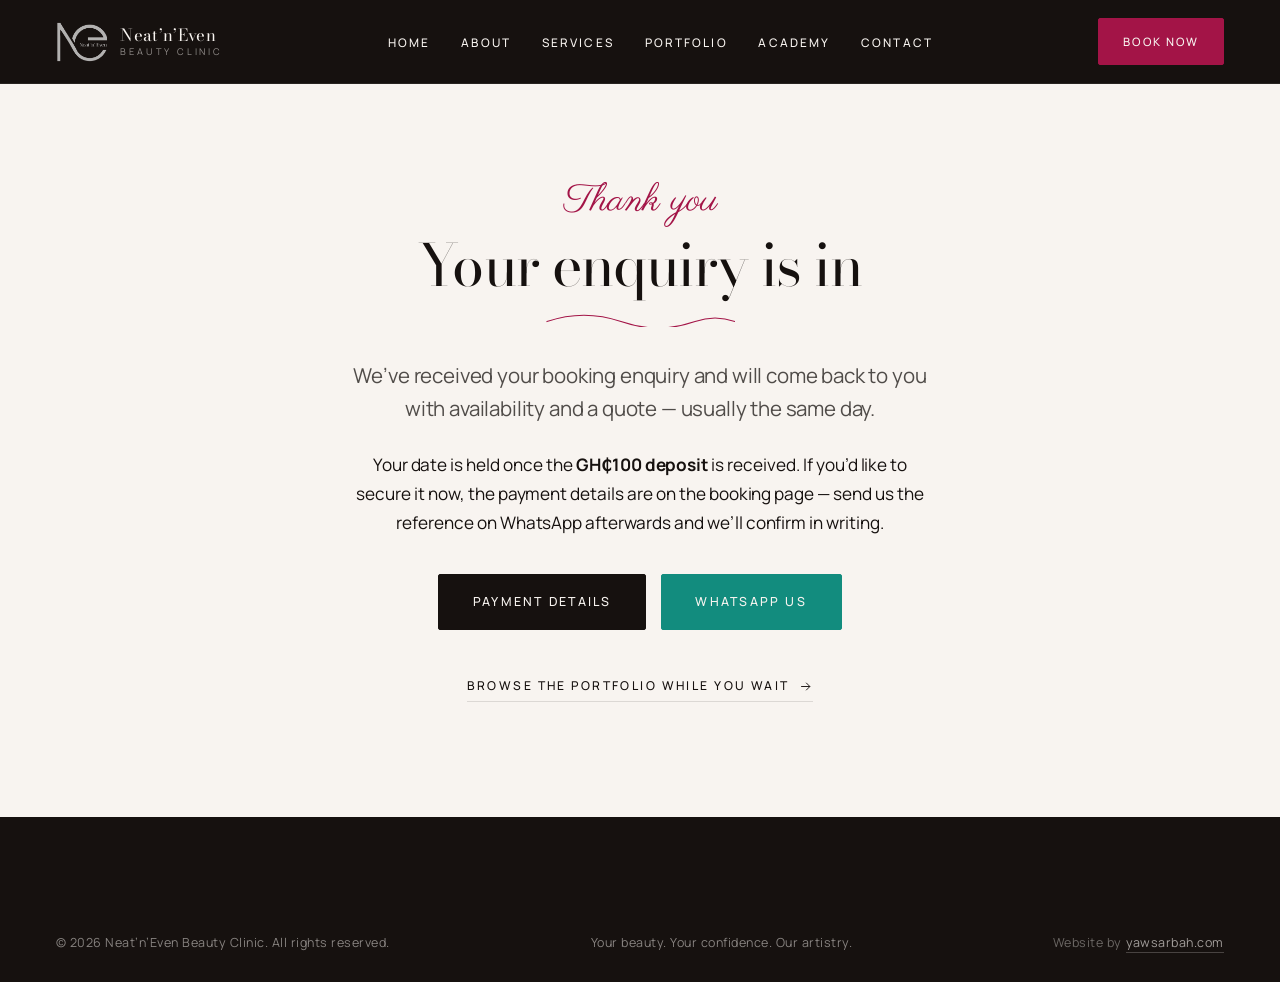
<file: thank-you/index.html>
<!doctype html>
<html lang="en">
<head>
<meta charset="utf-8">
<meta name="viewport" content="width=device-width, initial-scale=1">
<title>Thank You — Neat'n'Even Beauty Clinic</title>
<meta name="description" content="Your booking enquiry has been received by Neat'n'Even Beauty Clinic. We usually reply the same day.">
<meta name="robots" content="noindex, follow">
<meta name="theme-color" content="#16110F">
<link rel="icon" href="../assets/img/brand/mark.png" type="image/png">
<link rel="preconnect" href="https://fonts.googleapis.com">
<link rel="preconnect" href="https://fonts.gstatic.com" crossorigin>
<link href="https://fonts.googleapis.com/css2?family=Bodoni+Moda:ital,opsz,wght@0,6..96,400;0,6..96,500;0,6..96,600;1,6..96,400;1,6..96,500&family=Manrope:wght@300;400;500;600;700;800&family=Parisienne&display=swap" rel="stylesheet">
<script>document.documentElement.classList.add('js');</script>
<link rel="stylesheet" href="../css/styles.css">
</head>
<body data-base="../">
<a class="skip-link" href="#main">Skip to content</a>

<header class="site-header" id="siteHeader">
  <div class="container">
    <a class="brand" href="../" aria-label="Neat'n'Even Beauty Clinic — home">
      <img src="../assets/img/brand/mark.png" alt="" width="120" height="92">
      <span class="brand-name">Neat&rsquo;n&rsquo;Even<small>Beauty Clinic</small></span>
    </a>
    <nav class="nav" aria-label="Primary">
      <ul>
        <li><a href="../">Home</a></li>
        <li><a href="../about/">About</a></li>
        <li><a href="../services/">Services</a></li>
        <li><a href="../gallery/">Portfolio</a></li>
        <li><a href="../academy/">Academy</a></li>
        <li><a href="../contact/">Contact</a></li>
      </ul>
    </nav>
    <div class="header-actions">
      <a class="btn btn--sm" href="../contact/"><span>Book now</span></a>
      <button class="nav-toggle" id="navToggle" aria-expanded="false" aria-controls="mobileNav" aria-label="Open menu">
        <span></span><span></span><span></span>
      </button>
    </div>
  </div>
</header>

<div class="mobile-nav" id="mobileNav" aria-hidden="true">
  <ul>
    <li><a href="../">Home</a></li>
    <li><a href="../about/">About</a></li>
    <li><a href="../services/">Services</a></li>
    <li><a href="../gallery/">Portfolio</a></li>
    <li><a href="../academy/">Academy</a></li>
    <li><a href="../contact/">Contact</a></li>
  </ul>
  <div class="mobile-nav-foot">
    <span class="meta">Accra, Ghana &middot; Available worldwide</span>
    <a class="btn btn--block" href="../contact/"><span>Book now</span></a>
    <a class="btn btn--ghost btn--block" href="tel:+233551473359"><span>055 147 3359</span></a>
  </div>
</div>

<main id="main">
  <section class="section" style="padding-top:calc(var(--header-h) + clamp(3rem,8vw,6rem))">
    <div class="container container--narrow head-centred">
      <p class="script reveal">Thank you</p>
      <h1 class="reveal reveal-d1" style="font-size:clamp(2.2rem,5vw,3.6rem);margin-top:0.5rem">
        Your enquiry is in
      </h1>
      <svg class="flourish reveal reveal-d1" viewBox="0 0 200 14" fill="none" aria-hidden="true">
        <path d="M2 8c26-9 52-9 78 0s52 9 78 0c14-5 28-5 42 0" stroke="currentColor" stroke-width="1.1" stroke-linecap="round"/>
      </svg>

      <p class="lede reveal reveal-d2" style="margin-top:2rem">
        We&rsquo;ve received your booking enquiry and will come back to you with availability and a
        quote &mdash; usually the same day.
      </p>

      <p class="reveal reveal-d3" style="margin-top:1.25rem">
        Your date is held once the <strong>GH&#8373;100 deposit</strong> is received. If you&rsquo;d like to
        secure it now, the payment details are on the booking page &mdash; send us the reference on
        WhatsApp afterwards and we&rsquo;ll confirm in writing.
      </p>

      <div class="btn-row reveal reveal-d3" style="justify-content:center;margin-top:2.25rem">
        <a class="btn" href="../contact/#payment"><span>Payment details</span></a>
        <a class="btn btn--wa" href="https://wa.me/233551473359" target="_blank" rel="noopener"><span>WhatsApp us</span></a>
      </div>

      <p class="reveal reveal-d4" style="margin-top:2.5rem">
        <a class="link-arrow" href="../gallery/">
          Browse the portfolio while you wait
          <svg viewBox="0 0 24 24" fill="none" stroke="currentColor" stroke-width="1.5" aria-hidden="true"><path d="M5 12h14M13 6l6 6-6 6"/></svg>
        </a>
      </p>
    </div>
  </section>
</main>

<footer class="site-footer">
  <div class="container container--wide">
    <div class="footer-bottom" style="border-top:0">
      <span>&copy; <span id="year">2026</span> Neat&rsquo;n&rsquo;Even Beauty Clinic. All rights reserved.</span>
      <span>Your beauty. Your confidence. Our artistry.</span>
      <span class="built-by">Website by <a href="https://yawsarbah.com" target="_blank" rel="noopener">yawsarbah.com</a></span>
    </div>
  </div>
</footer>

<script src="../js/main.js" defer></script>
</body>
</html>
</file>
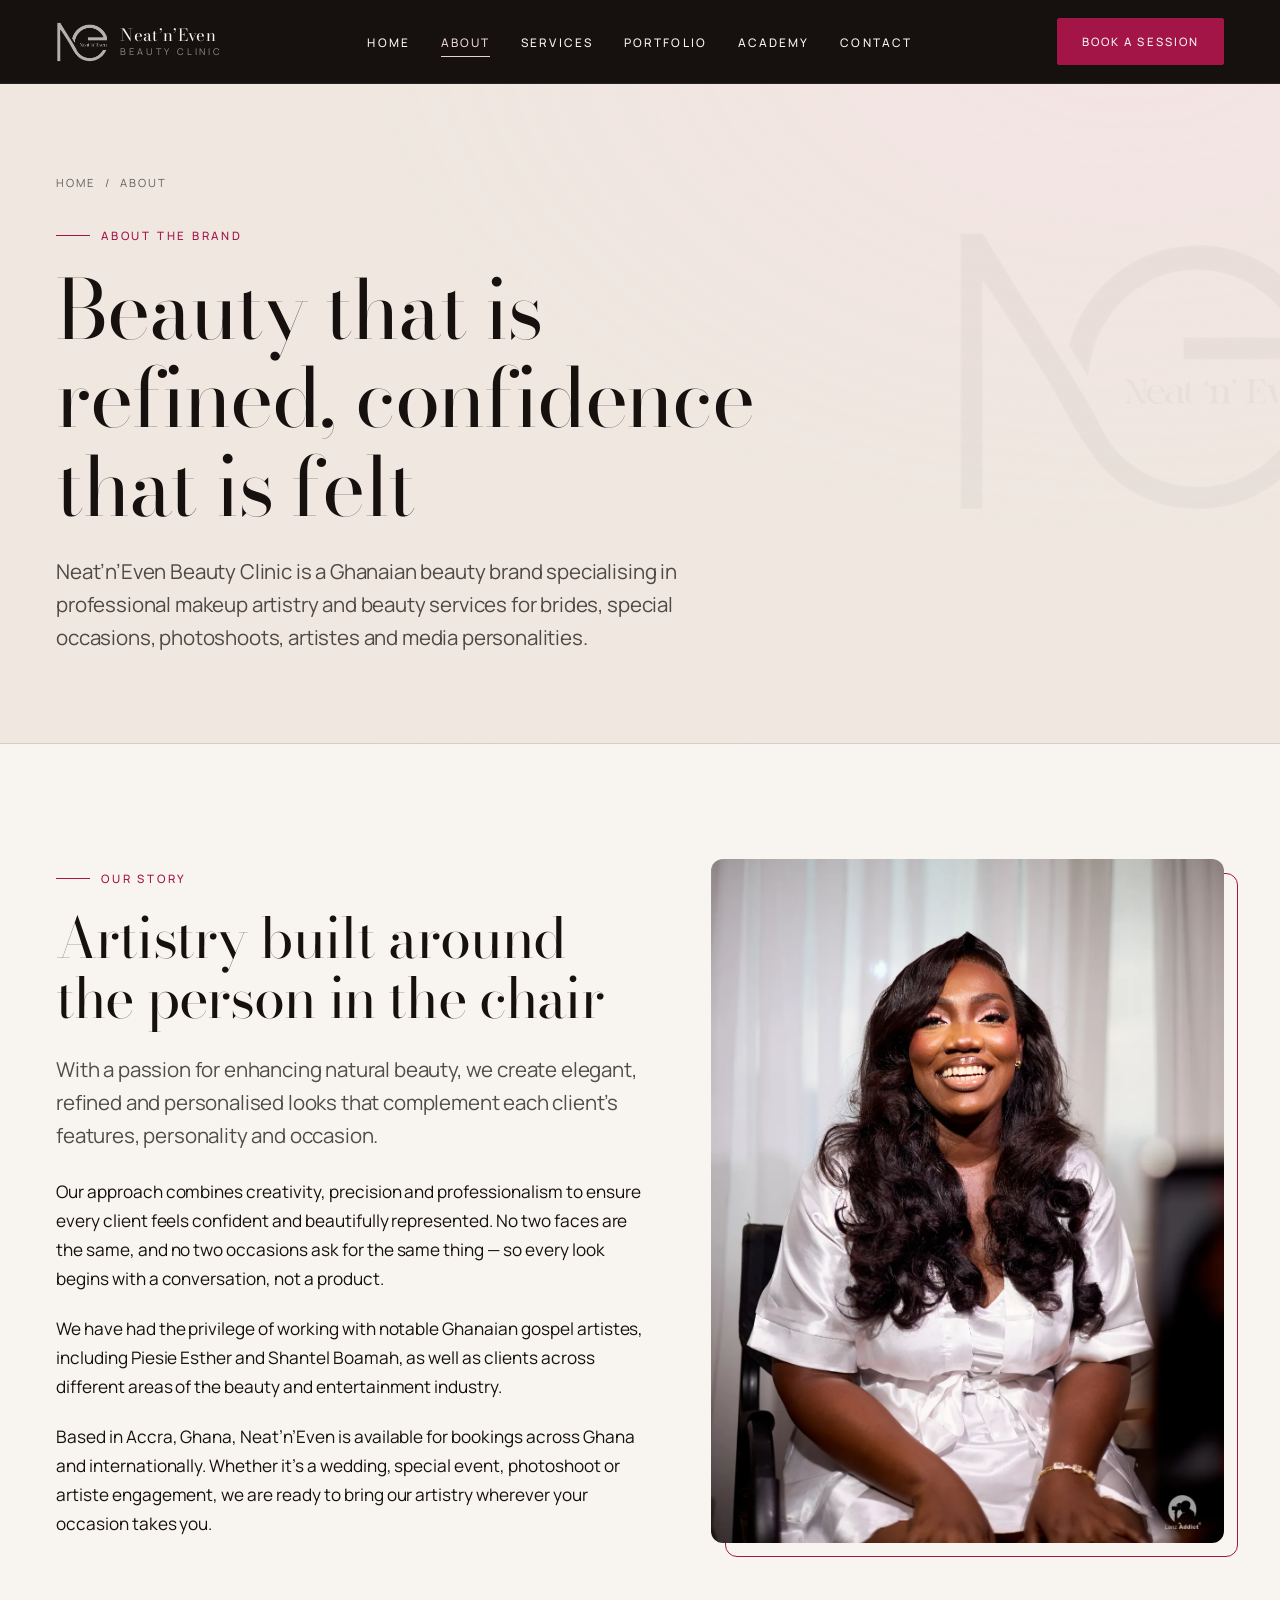
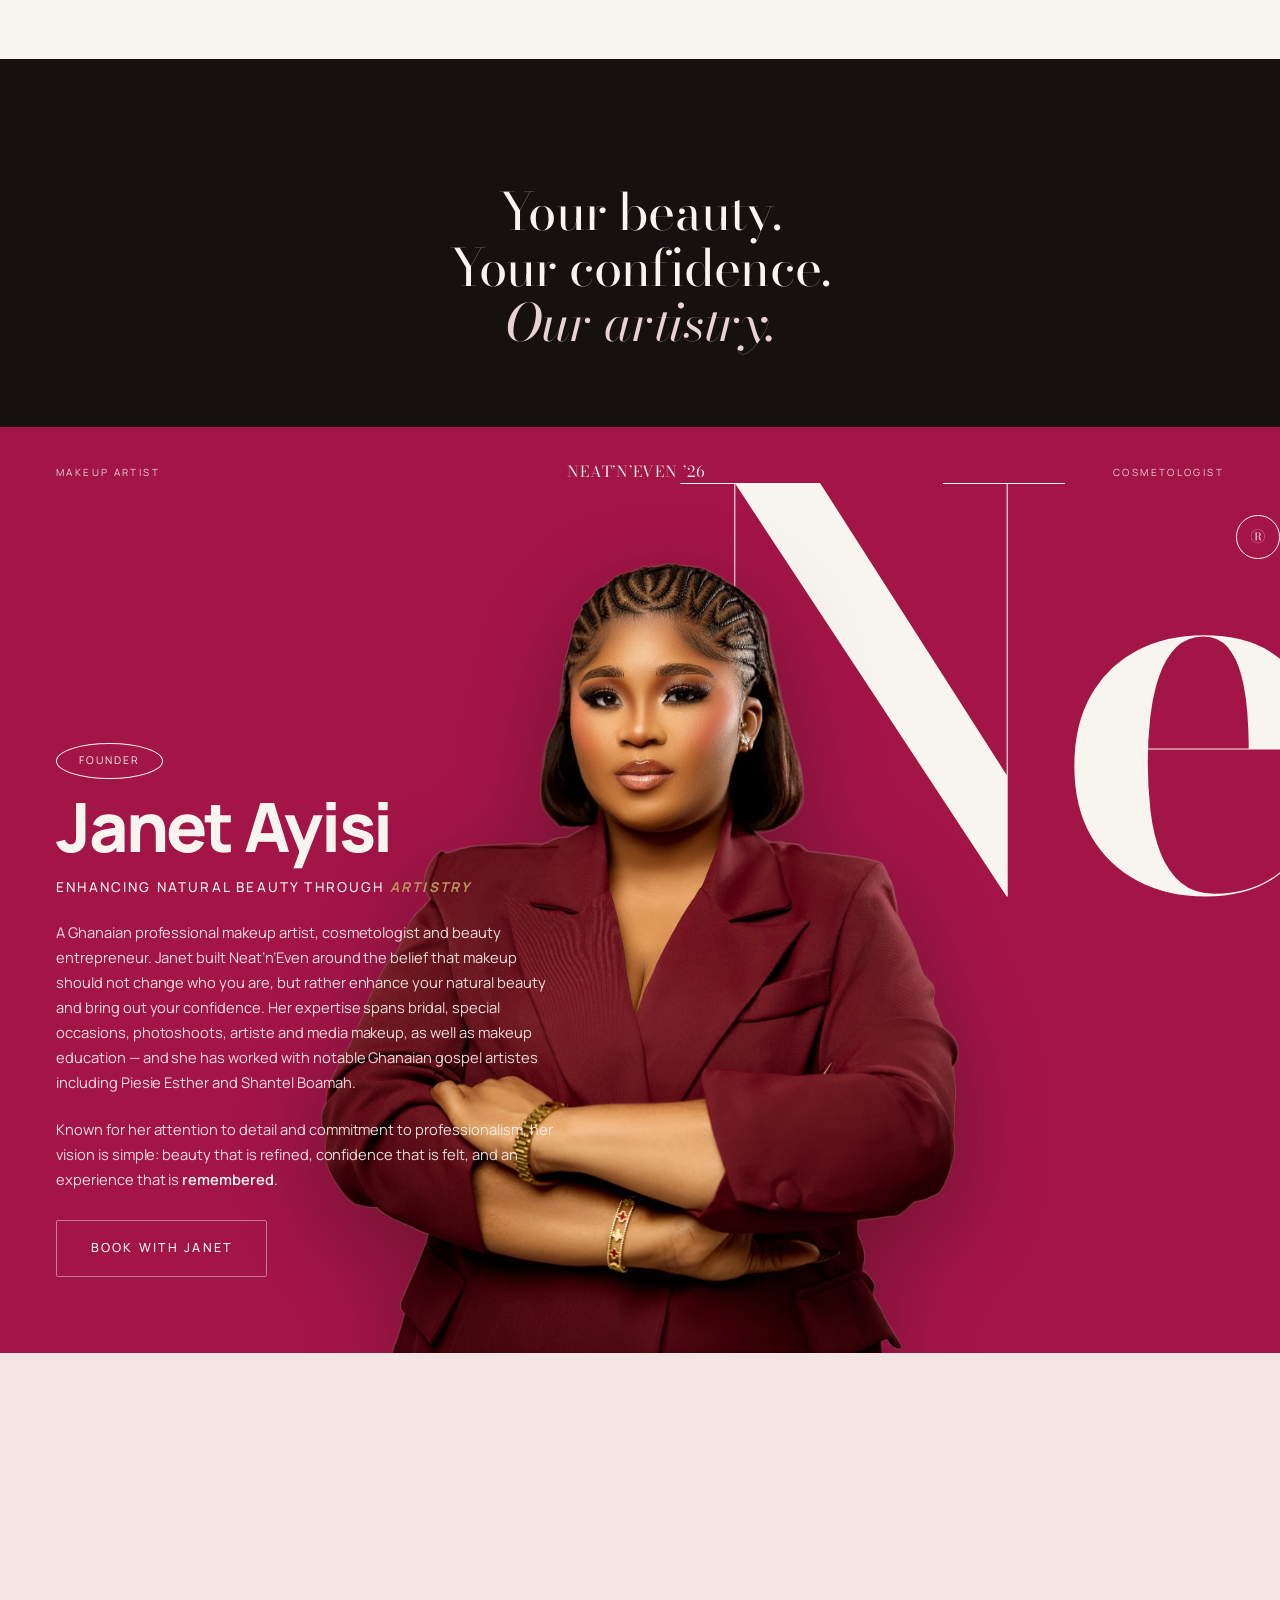
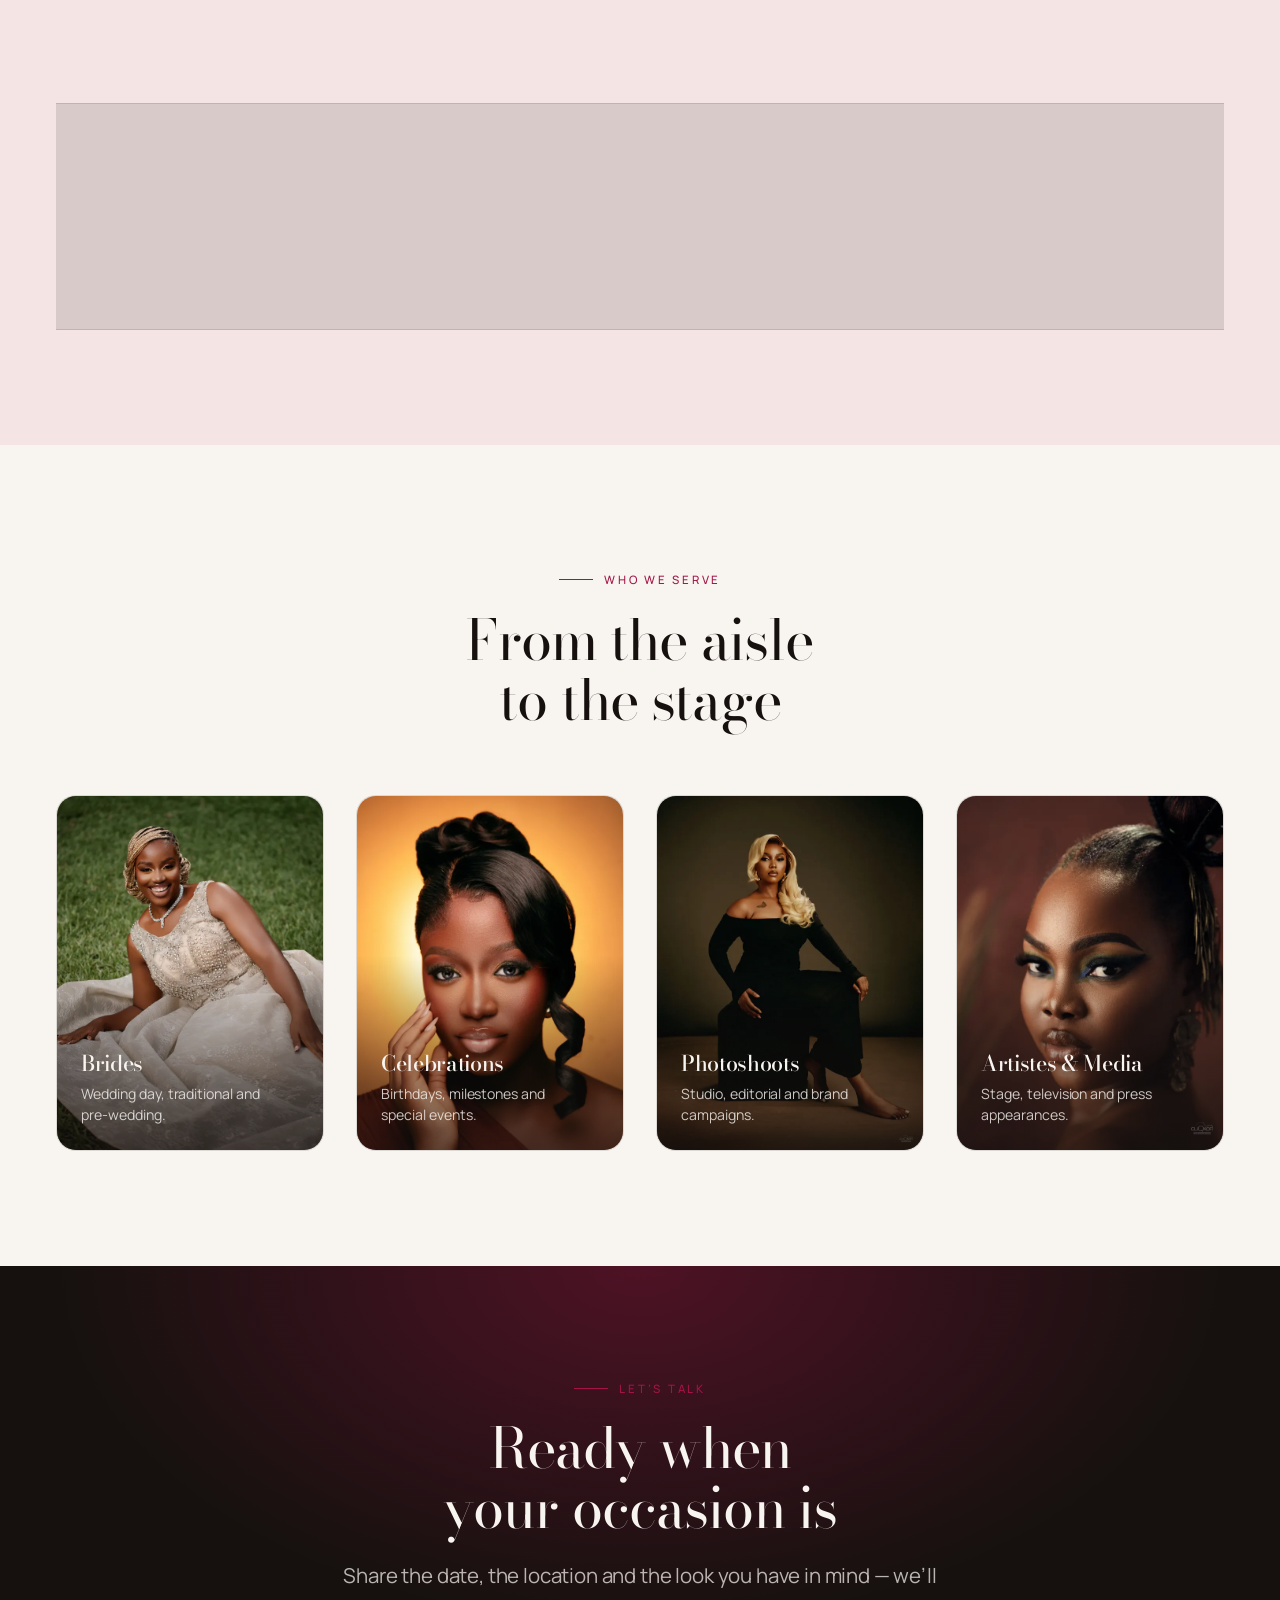
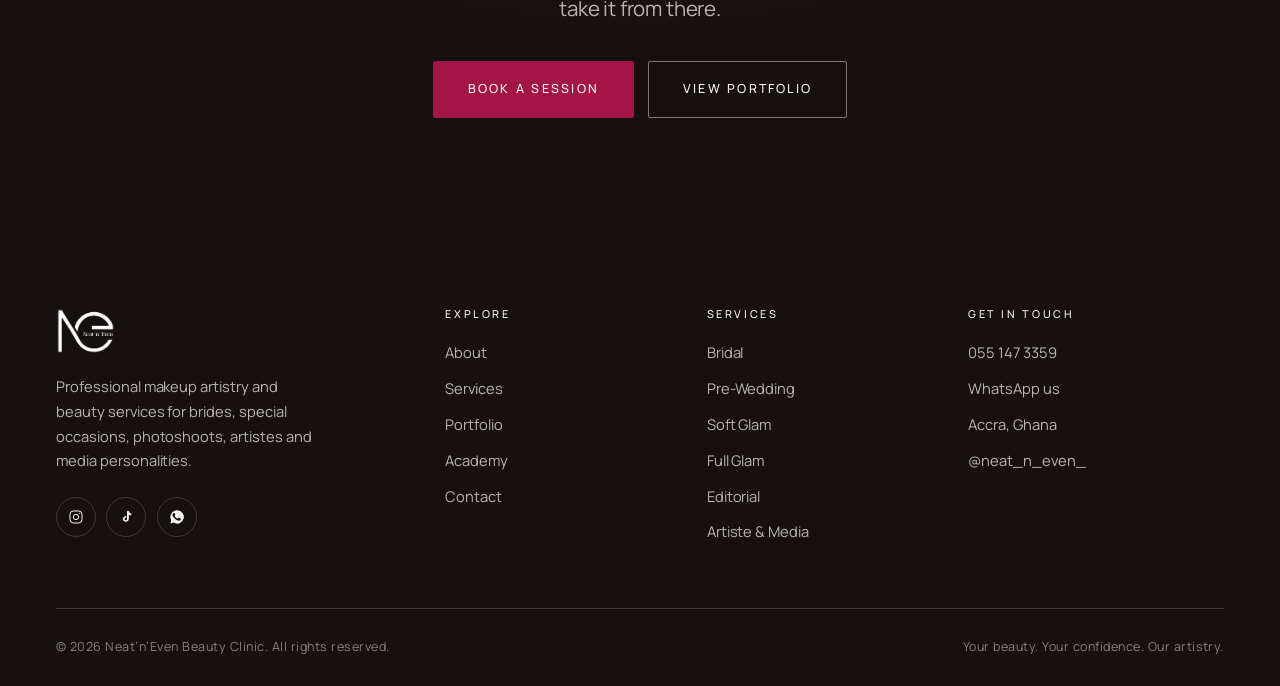
<file: about.html>
<!doctype html>
<html lang="en">
<head>
<meta charset="utf-8">
<meta name="viewport" content="width=device-width, initial-scale=1">
<title>About — Neat'n'Even Beauty Clinic | Janet Ayisi, Founder &amp; CEO</title>
<meta name="description" content="Meet Janet Ayisi, Ghanaian professional makeup artist, cosmetologist and founder of Neat'n'Even Beauty Clinic — a beauty brand built on creativity, precision and professionalism.">
<link rel="canonical" href="https://neatneven.com/about.html">
<meta property="og:type" content="profile">
<meta property="og:title" content="About Neat'n'Even Beauty Clinic — Janet Ayisi">
<meta property="og:description" content="Makeup should not change who you are, but enhance your natural beauty and bring out your confidence.">
<meta property="og:image" content="https://neatneven.com/assets/img/brand/ceo.webp">
<meta name="theme-color" content="#16110F">
<link rel="icon" href="assets/img/brand/mark.png" type="image/png">
<link rel="preconnect" href="https://fonts.googleapis.com">
<link rel="preconnect" href="https://fonts.gstatic.com" crossorigin>
<link href="https://fonts.googleapis.com/css2?family=Bodoni+Moda:ital,opsz,wght@0,6..96,400;0,6..96,500;0,6..96,600;1,6..96,400;1,6..96,500&family=Manrope:wght@300;400;500;600;700;800&family=Parisienne&display=swap" rel="stylesheet">
<script>document.documentElement.classList.add('js');</script>
<link rel="stylesheet" href="css/styles.css">
</head>
<body>
<a class="skip-link" href="#main">Skip to content</a>

<header class="site-header" id="siteHeader">
  <div class="container">
    <a class="brand" href="index.html" aria-label="Neat'n'Even Beauty Clinic — home">
      <img src="assets/img/brand/mark.png" alt="" width="120" height="92">
      <span class="brand-name">Neat&rsquo;n&rsquo;Even<small>Beauty Clinic</small></span>
    </a>
    <nav class="nav" aria-label="Primary">
      <ul>
        <li><a href="index.html">Home</a></li>
        <li><a href="about.html" aria-current="page">About</a></li>
        <li><a href="services.html">Services</a></li>
        <li><a href="gallery.html">Portfolio</a></li>
        <li><a href="academy.html">Academy</a></li>
        <li><a href="contact.html">Contact</a></li>
      </ul>
    </nav>
    <div class="header-actions">
      <a class="btn btn--sm" href="contact.html"><span>Book a session</span></a>
      <button class="nav-toggle" id="navToggle" aria-expanded="false" aria-controls="mobileNav" aria-label="Open menu">
        <span></span><span></span><span></span>
      </button>
    </div>
  </div>
</header>

<div class="mobile-nav" id="mobileNav" aria-hidden="true">
  <ul>
    <li><a href="index.html">Home</a></li>
    <li><a href="about.html" aria-current="page">About</a></li>
    <li><a href="services.html">Services</a></li>
    <li><a href="gallery.html">Portfolio</a></li>
    <li><a href="academy.html">Academy</a></li>
    <li><a href="contact.html">Contact</a></li>
  </ul>
  <div class="mobile-nav-foot">
    <span class="meta">Accra, Ghana &middot; Available worldwide</span>
    <a class="btn btn--block" href="contact.html"><span>Book a session</span></a>
    <a class="btn btn--ghost btn--block" href="tel:+233551473359"><span>055 147 3359</span></a>
  </div>
</div>

<main id="main">

  <section class="page-hero">
    <img class="page-hero-mark" src="assets/img/brand/mark.png" alt="" aria-hidden="true" width="380" height="290">
    <div class="container">
      <nav class="breadcrumb" aria-label="Breadcrumb">
        <a href="index.html">Home</a> <span aria-hidden="true">/</span> <span>About</span>
      </nav>
      <p class="eyebrow">About the brand</p>
      <h1>Beauty that is refined, confidence that is felt</h1>
      <p class="lede">
        Neat&rsquo;n&rsquo;Even Beauty Clinic is a Ghanaian beauty brand specialising in professional makeup
        artistry and beauty services for brides, special occasions, photoshoots, artistes and media personalities.
      </p>
    </div>
  </section>

  <!-- ============ STORY ============ -->
  <section class="section">
    <div class="container">
      <div class="split split--wide-text split--top">
        <div class="reveal">
          <p class="eyebrow">Our story</p>
          <h2>Artistry built around the person in the chair</h2>
          <p class="lede" style="margin-top:1.5rem">
            With a passion for enhancing natural beauty, we create elegant, refined and personalised looks
            that complement each client&rsquo;s features, personality and occasion.
          </p>
          <p style="margin-top:1.25rem">
            Our approach combines creativity, precision and professionalism to ensure every client feels
            confident and beautifully represented. No two faces are the same, and no two occasions ask for
            the same thing &mdash; so every look begins with a conversation, not a product.
          </p>
          <p>
            We have had the privilege of working with notable Ghanaian gospel artistes, including
            Piesie Esther and Shantel Boamah, as well as clients across different areas of the beauty
            and entertainment industry.
          </p>
          <p>
            Based in Accra, Ghana, Neat&rsquo;n&rsquo;Even is available for bookings across Ghana and
            internationally. Whether it&rsquo;s a wedding, special event, photoshoot or artiste engagement,
            we are ready to bring our artistry wherever your occasion takes you.
          </p>
        </div>
        <div class="split-figure split-figure--tall reveal reveal-d2">
          <img src="assets/img/gallery/bridal/bridal-08.webp" alt="Bridal makeup by Neat'n'Even Beauty Clinic" width="1280" height="1600" loading="lazy" decoding="async">
        </div>
      </div>
    </div>
  </section>

  <!-- ============ PROMISE ============ -->
  <section class="section section--tight section--ink">
    <div class="container container--narrow" style="text-align:center">
      <p class="eyebrow eyebrow--center reveal">Our promise</p>
      <h2 class="reveal reveal-d1" style="font-size:clamp(2rem,4vw,3.25rem)">
        Your beauty.<br>Your confidence.<br><span style="font-style:italic;color:var(--blush-deep)">Our artistry.</span>
      </h2>
    </div>
  </section>

  <!-- ============ CEO — cover treatment ============ -->
  <section class="cover">
    <div class="container container--wide">
      <p class="cover__rule">
        <span class="side">Makeup Artist</span>
        <span class="mid">Neat&rsquo;n&rsquo;Even &rsquo;26</span>
        <span class="side">Cosmetologist</span>
      </p>
      <span class="cover__reg" aria-hidden="true">&reg;</span>
    </div>

    <span class="cover__mark" aria-hidden="true">Ne</span>

    <div class="container container--wide cover__body">
      <div class="cover__figure reveal">
        <img src="assets/img/brand/hero-cutout.webp" alt="Janet Ayisi, Founder and CEO of Neat'n'Even Beauty Clinic" width="1533" height="1900" loading="lazy" decoding="async">
      </div>

      <div class="cover__copy reveal reveal-d1">
        <span class="cover__tag">Founder</span>
        <h2 class="cover__name">Janet Ayisi</h2>
        <p class="cover__role">Enhancing natural beauty through <em>artistry</em></p>
        <p class="cover__text">
          A Ghanaian professional makeup artist, cosmetologist and beauty entrepreneur. Janet built
          Neat&rsquo;n&rsquo;Even around the belief that makeup should not change who you are, but rather
          enhance your natural beauty and bring out your confidence. Her expertise spans bridal, special
          occasions, photoshoots, artiste and media makeup, as well as makeup education &mdash; and she has
          worked with notable Ghanaian gospel artistes including Piesie Esther and Shantel Boamah.
        </p>
        <p class="cover__text">
          Known for her attention to detail and commitment to professionalism, her vision is simple: beauty
          that is refined, confidence that is felt, and an experience that is <strong>remembered</strong>.
        </p>
        <div class="btn-row cover__cta">
          <a class="btn btn--light" href="contact.html"><span>Book with Janet</span></a>
        </div>
      </div>
    </div>
  </section>

  <!-- ============ APPROACH ============ -->
  <section class="section section--blush">
    <div class="container">
      <div class="section-head reveal">
        <p class="eyebrow">How we work</p>
        <h2>Three things we never compromise on</h2>
      </div>
      <div class="pillars" style="margin-top:0">
        <div class="pillar reveal">
          <span class="num">01</span>
          <h3>Creativity</h3>
          <p>Every look is designed, not repeated &mdash; shaped by your features, your outfit and the mood of the occasion.</p>
        </div>
        <div class="pillar reveal reveal-d1">
          <span class="num">02</span>
          <h3>Precision</h3>
          <p>Clean lines, seamless blending and a finish built to hold through long days, hot rooms and camera flash.</p>
        </div>
        <div class="pillar reveal reveal-d2">
          <span class="num">03</span>
          <h3>Professionalism</h3>
          <p>Sanitised kit, clear timelines and a calm chair. The experience should be as memorable as the result.</p>
        </div>
      </div>
    </div>
  </section>

  <!-- ============ WHO WE SERVE ============ -->
  <section class="section">
    <div class="container container--wide">
      <div class="section-head section-head--center reveal">
        <p class="eyebrow eyebrow--center">Who we serve</p>
        <h2>From the aisle to the stage</h2>
      </div>
      <div class="card-grid card-grid--4">
        <a class="service-card reveal" href="gallery.html#bridal">
          <div class="service-card__media">
            <img src="assets/img/gallery/bridal/bridal-04-thumb.webp" alt="Bride in beaded gown" width="720" height="900" loading="lazy" decoding="async">
          </div>
          <div class="service-card__body"><h3>Brides</h3><p>Wedding day, traditional and pre-wedding.</p></div>
        </a>
        <a class="service-card reveal reveal-d1" href="gallery.html#birthday-glam">
          <div class="service-card__media">
            <img src="assets/img/gallery/birthday-glam/birthday-glam-07-thumb.webp" alt="Celebration glam look" width="720" height="900" loading="lazy" decoding="async">
          </div>
          <div class="service-card__body"><h3>Celebrations</h3><p>Birthdays, milestones and special events.</p></div>
        </a>
        <a class="service-card reveal reveal-d2" href="gallery.html#photoshoot">
          <div class="service-card__media">
            <img src="assets/img/gallery/photoshoot/photoshoot-06-thumb.webp" alt="Studio photoshoot look" width="720" height="900" loading="lazy" decoding="async">
          </div>
          <div class="service-card__body"><h3>Photoshoots</h3><p>Studio, editorial and brand campaigns.</p></div>
        </a>
        <a class="service-card reveal reveal-d3" href="gallery.html#avant-garde">
          <div class="service-card__media">
            <img src="assets/img/gallery/avant-garde/avant-garde-06-thumb.webp" alt="Avant garde creative look" width="720" height="900" loading="lazy" decoding="async">
          </div>
          <div class="service-card__body"><h3>Artistes &amp; Media</h3><p>Stage, television and press appearances.</p></div>
        </a>
      </div>
    </div>
  </section>

  <section class="cta-band">
    <div class="container">
      <p class="eyebrow eyebrow--center reveal">Let&rsquo;s talk</p>
      <h2 class="reveal reveal-d1">Ready when your occasion is</h2>
      <p class="lede reveal reveal-d2">
        Share the date, the location and the look you have in mind &mdash; we&rsquo;ll take it from there.
      </p>
      <div class="btn-row reveal reveal-d3">
        <a class="btn btn--rose" href="contact.html"><span>Book a session</span></a>
        <a class="btn btn--light" href="gallery.html"><span>View portfolio</span></a>
      </div>
    </div>
  </section>

</main>

<footer class="site-footer">
  <div class="container container--wide">
    <div class="footer-grid">
      <div class="footer-brand">
        <img src="assets/img/brand/logo.png" alt="Neat'n'Even Beauty Clinic" width="240" height="185" loading="lazy">
        <p>Professional makeup artistry and beauty services for brides, special occasions, photoshoots, artistes and media personalities.</p>
        <div class="socials">
          <a href="https://www.instagram.com/neat_n_even_" target="_blank" rel="noopener" aria-label="Instagram">
            <svg viewBox="0 0 24 24" fill="none" stroke="currentColor" stroke-width="1.5" aria-hidden="true"><rect x="3" y="3" width="18" height="18" rx="5"/><circle cx="12" cy="12" r="4"/><circle cx="17.5" cy="6.5" r="1" fill="currentColor" stroke="none"/></svg>
          </a>
          <a href="https://www.tiktok.com/@neat_n_even_" target="_blank" rel="noopener" aria-label="TikTok">
            <svg viewBox="0 0 24 24" fill="currentColor" aria-hidden="true"><path d="M16.5 3c.3 2.1 1.6 3.6 3.5 3.9v2.6c-1.3.1-2.6-.3-3.7-1v5.9c0 4.9-5.3 6.4-8 3.2-1.9-2.3-1.1-6.2 2.4-6.9.6-.1 1.2-.1 1.8 0v2.7c-1.6-.5-2.9.6-2.6 2 .2 1.3 1.8 1.9 2.9 1 .5-.4.7-1 .7-1.9V3z"/></svg>
          </a>
          <a href="https://wa.me/233551473359" target="_blank" rel="noopener" aria-label="WhatsApp">
            <svg viewBox="0 0 24 24" fill="currentColor" aria-hidden="true"><path d="M12 2a10 10 0 00-8.6 15l-1.3 4.7 4.8-1.3A10 10 0 1012 2zm5.6 14.1c-.2.7-1.4 1.3-2 1.4-.5.1-1.2.1-1.9-.1-.4-.1-1-.3-1.8-.6-3.1-1.3-5.1-4.4-5.3-4.7-.2-.2-1.3-1.7-1.3-3.2s.8-2.3 1.1-2.6c.3-.3.6-.4.8-.4h.6c.2 0 .4 0 .7.5.2.6.8 2 .9 2.1.1.2.1.3 0 .5-.1.2-.2.3-.3.5l-.5.5c-.2.2-.3.3-.2.6.2.3.8 1.4 1.8 2.2 1.2 1.1 2.2 1.4 2.5 1.6.3.1.5.1.6-.1s.7-.9.9-1.2c.2-.3.4-.2.6-.1l2 1c.3.1.5.2.6.3.1.3.1.8-.1 1.5z"/></svg>
          </a>
        </div>
      </div>
      <div class="footer-col">
        <h4>Explore</h4>
        <ul>
          <li><a href="about.html">About</a></li>
          <li><a href="services.html">Services</a></li>
          <li><a href="gallery.html">Portfolio</a></li>
          <li><a href="academy.html">Academy</a></li>
          <li><a href="contact.html">Contact</a></li>
        </ul>
      </div>
      <div class="footer-col">
        <h4>Services</h4>
        <ul>
          <li><a href="services.html#bridal">Bridal</a></li>
          <li><a href="services.html#pre-wedding">Pre-Wedding</a></li>
          <li><a href="services.html#soft-glam">Soft Glam</a></li>
          <li><a href="services.html#full-glam">Full Glam</a></li>
          <li><a href="services.html#editorial">Editorial</a></li>
          <li><a href="services.html#artiste">Artiste &amp; Media</a></li>
        </ul>
      </div>
      <div class="footer-col">
        <h4>Get in touch</h4>
        <ul>
          <li><a href="tel:+233551473359">055 147 3359</a></li>
          <li><a href="https://wa.me/233551473359" target="_blank" rel="noopener">WhatsApp us</a></li>
          <li>Accra, Ghana</li>
          <li><a href="https://www.instagram.com/neat_n_even_" target="_blank" rel="noopener">@neat_n_even_</a></li>
        </ul>
      </div>
    </div>
    <div class="footer-bottom">
      <span>&copy; <span id="year">2026</span> Neat&rsquo;n&rsquo;Even Beauty Clinic. All rights reserved.</span>
      <span>Your beauty. Your confidence. Our artistry.</span>
    </div>
  </div>
</footer>

<a class="wa-float" id="waFloat" href="https://wa.me/233551473359?text=Hello%20Neat'n'Even%2C%20I'd%20like%20to%20book%20a%20session." target="_blank" rel="noopener" aria-label="Chat with us on WhatsApp">
  <svg viewBox="0 0 24 24" fill="currentColor" aria-hidden="true"><path d="M12 2a10 10 0 00-8.6 15l-1.3 4.7 4.8-1.3A10 10 0 1012 2zm5.6 14.1c-.2.7-1.4 1.3-2 1.4-.5.1-1.2.1-1.9-.1-.4-.1-1-.3-1.8-.6-3.1-1.3-5.1-4.4-5.3-4.7-.2-.2-1.3-1.7-1.3-3.2s.8-2.3 1.1-2.6c.3-.3.6-.4.8-.4h.6c.2 0 .4 0 .7.5.2.6.8 2 .9 2.1.1.2.1.3 0 .5-.1.2-.2.3-.3.5l-.5.5c-.2.2-.3.3-.2.6.2.3.8 1.4 1.8 2.2 1.2 1.1 2.2 1.4 2.5 1.6.3.1.5.1.6-.1s.7-.9.9-1.2c.2-.3.4-.2.6-.1l2 1c.3.1.5.2.6.3.1.3.1.8-.1 1.5z"/></svg>
</a>

<script src="js/main.js" defer></script>
</body>
</html>
</file>
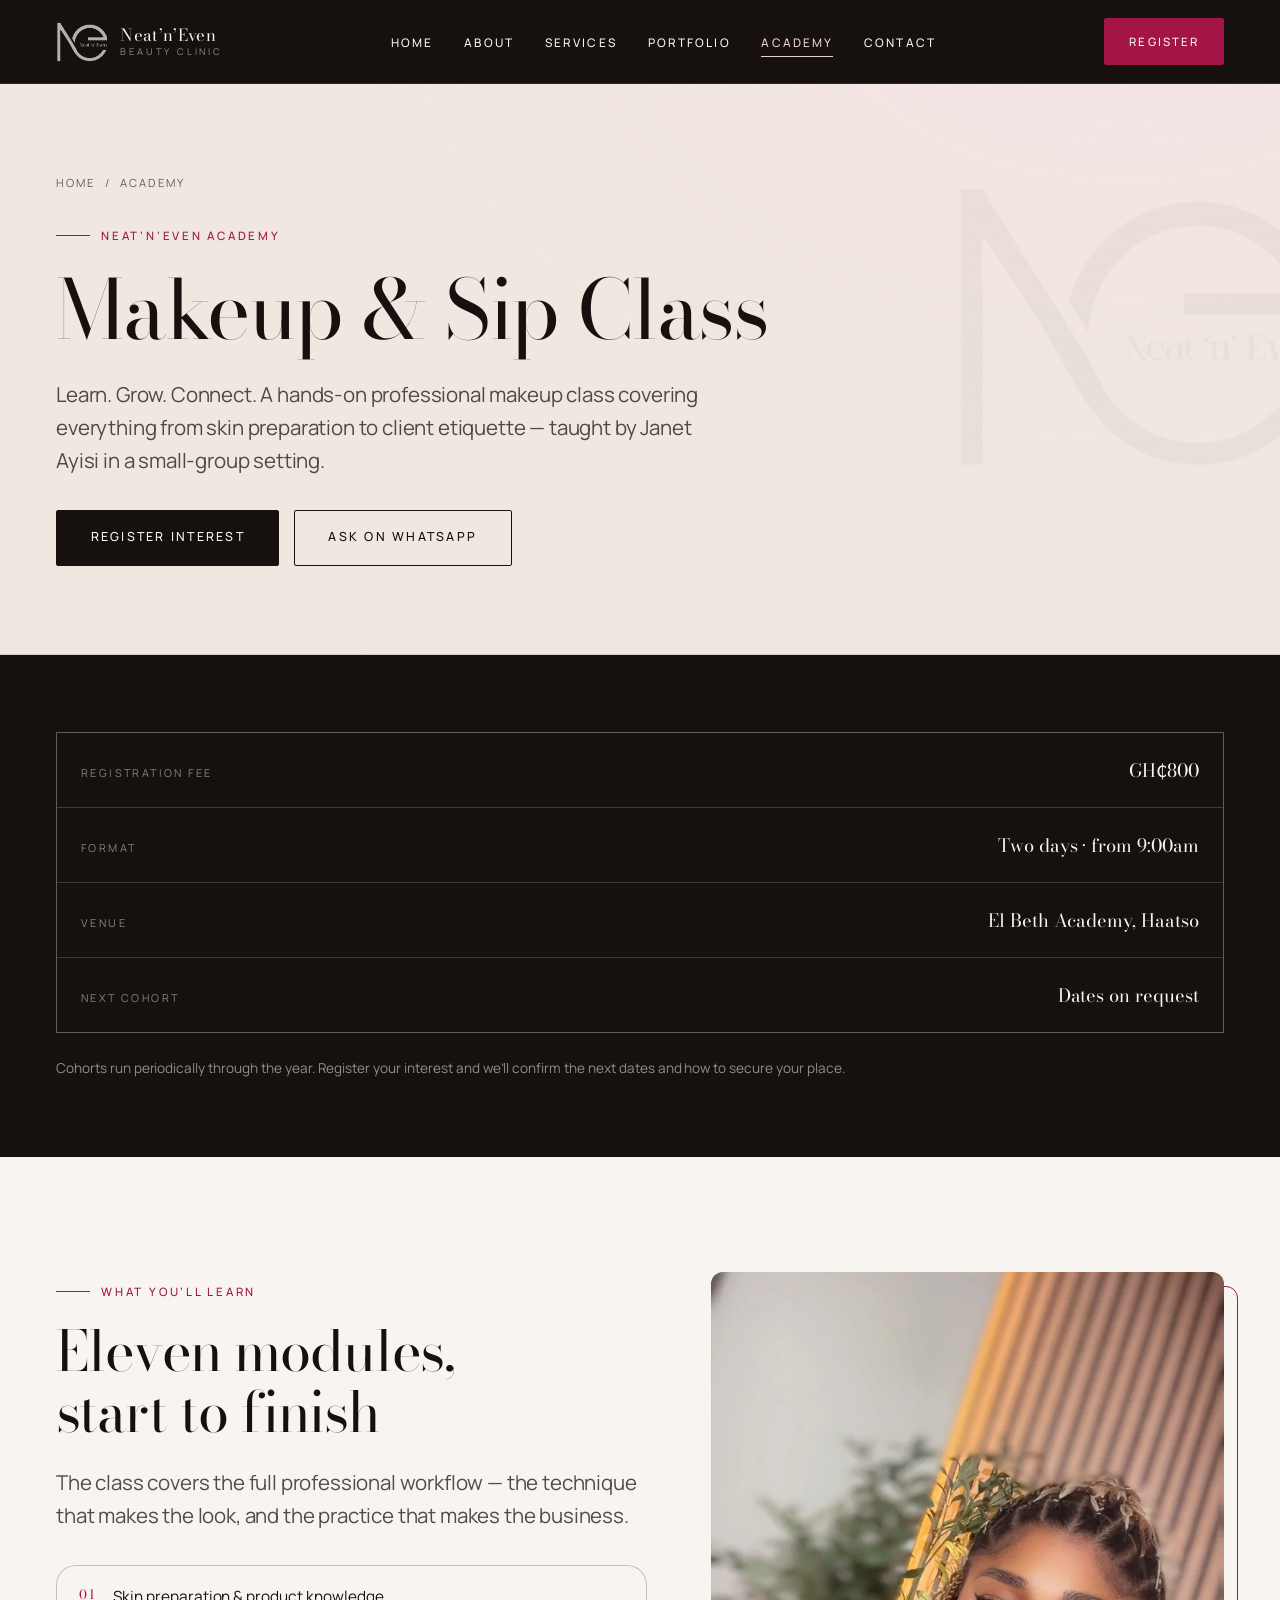
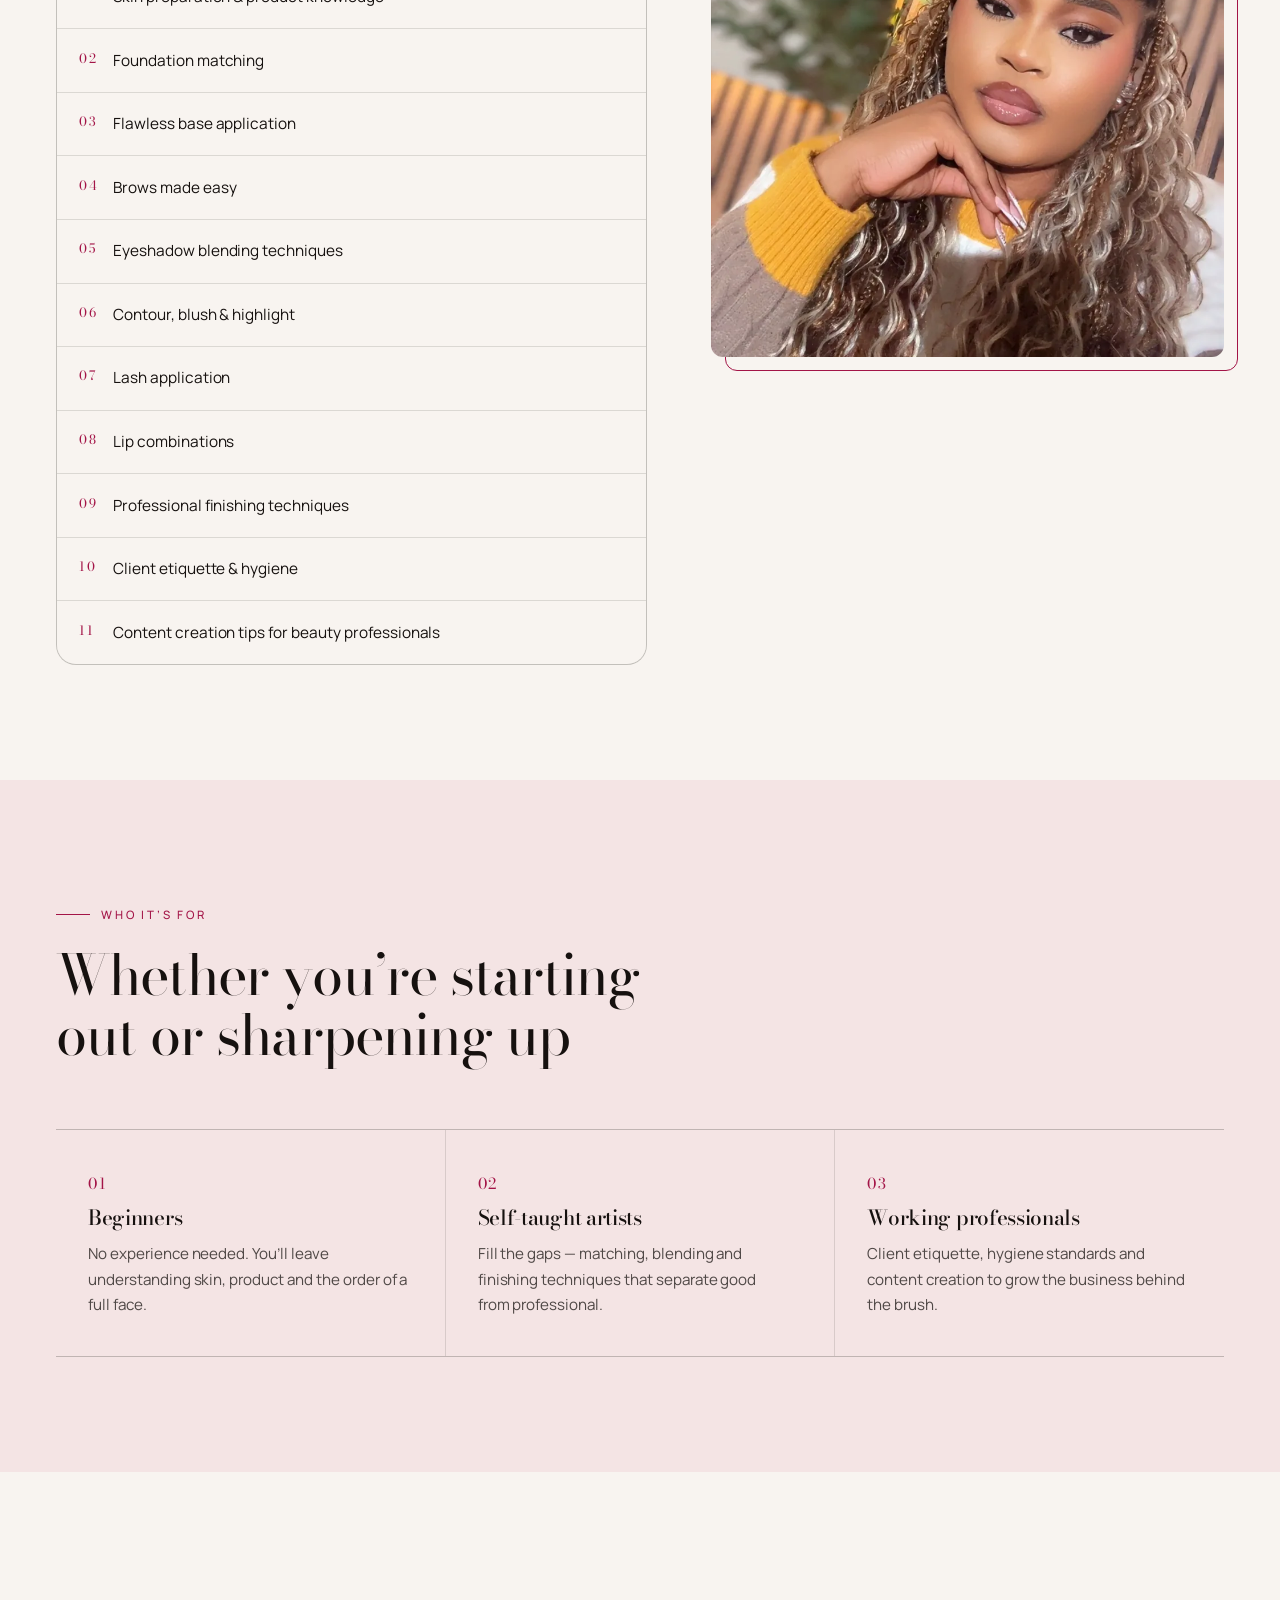
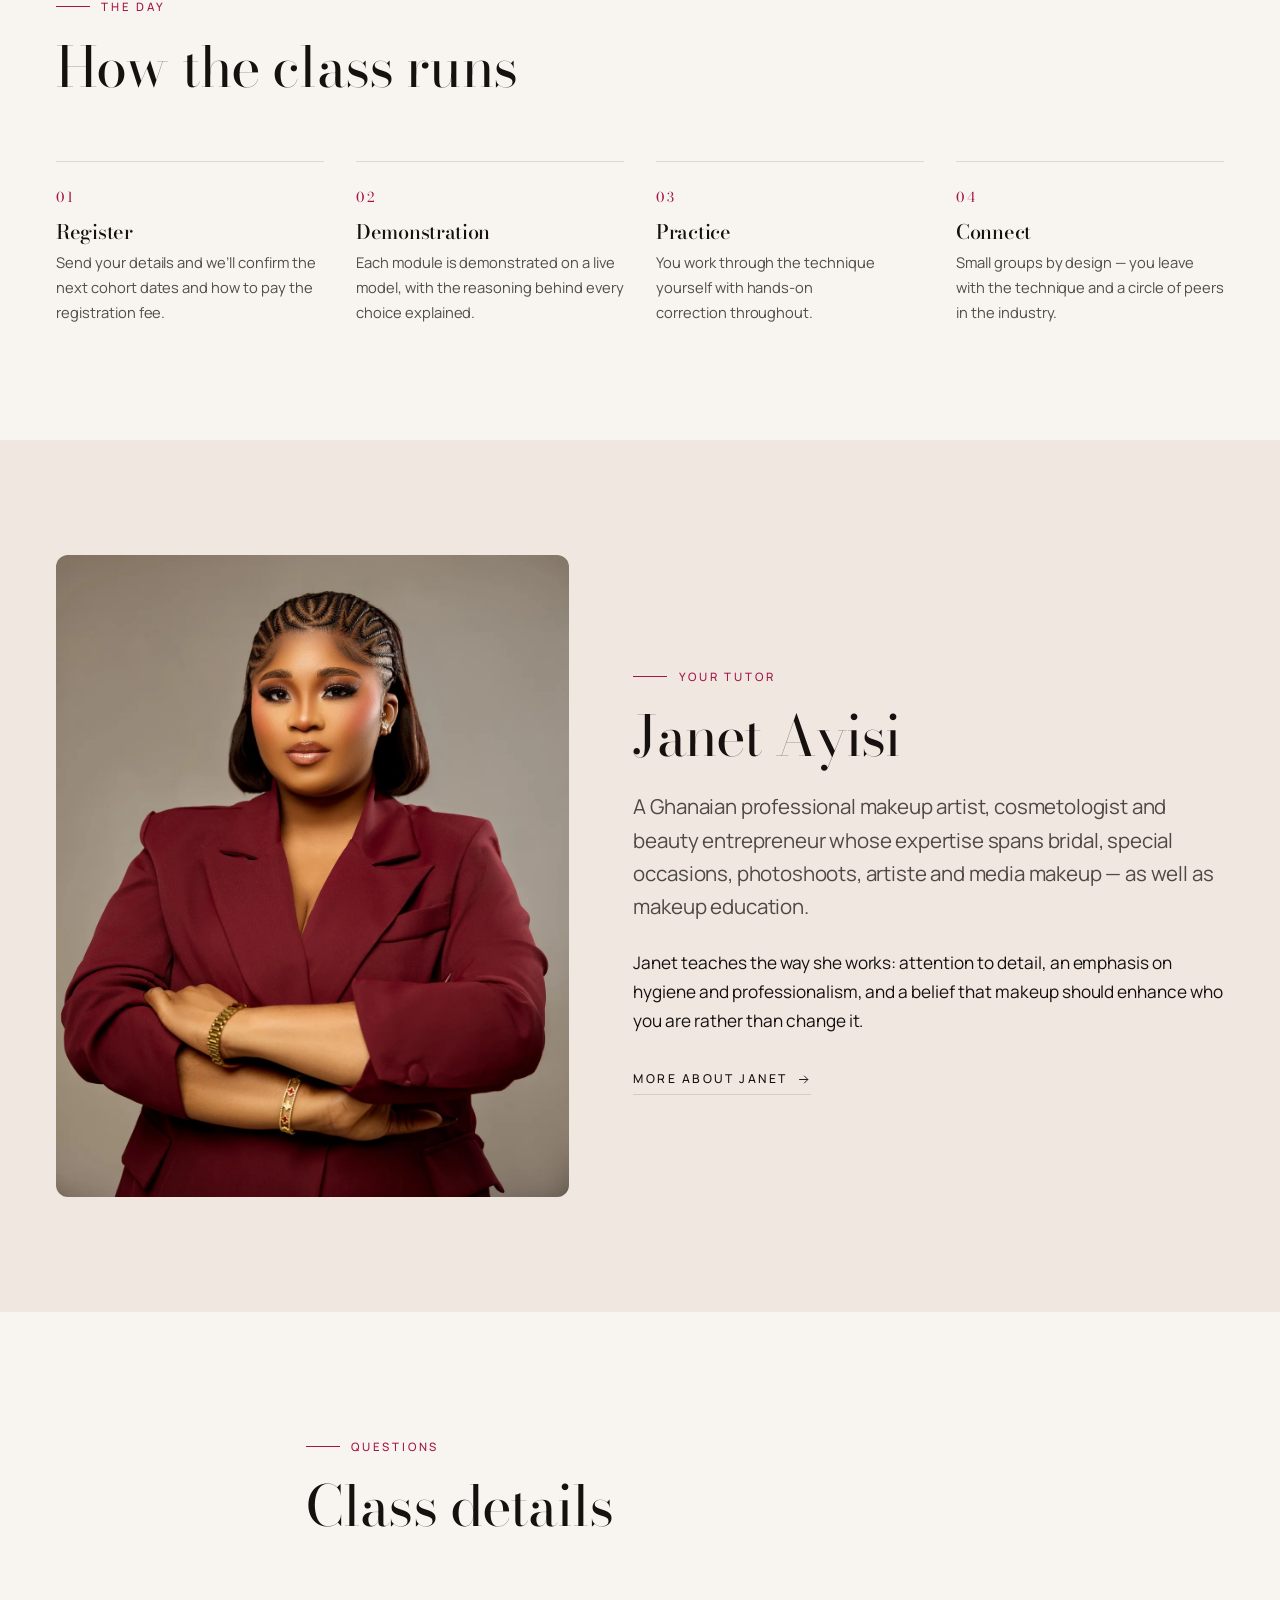
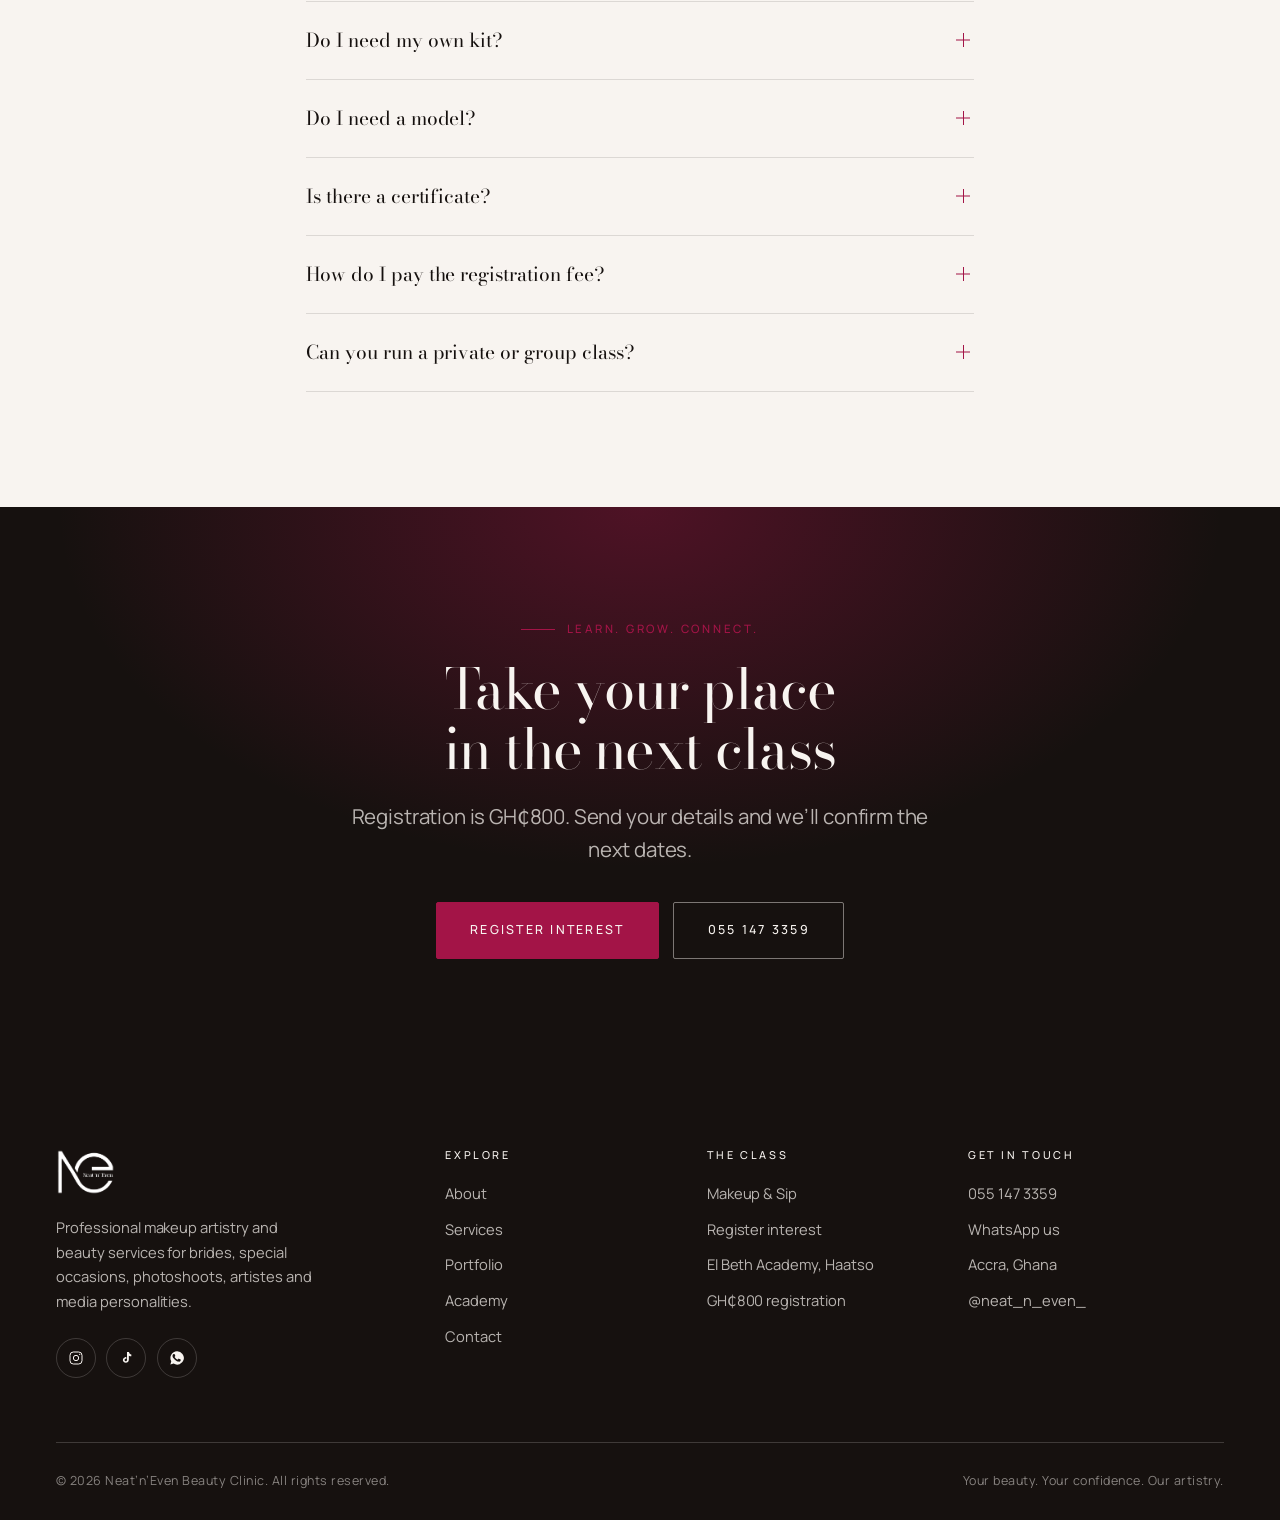
<file: academy.html>
<!doctype html>
<html lang="en">
<head>
<meta charset="utf-8">
<meta name="viewport" content="width=device-width, initial-scale=1">
<title>Academy — Makeup &amp; Sip Class | Neat'n'Even Beauty Clinic, Accra</title>
<meta name="description" content="The Neat'n'Even Makeup &amp; Sip class — eleven modules covering skin preparation, foundation matching, blending, lashes, client etiquette and content creation. Taught by Janet Ayisi in Haatso, Accra.">
<link rel="canonical" href="https://neatneven.com/academy.html">
<meta property="og:type" content="website">
<meta property="og:title" content="Makeup &amp; Sip Class — Neat'n'Even Academy">
<meta property="og:description" content="Learn. Grow. Connect. A hands-on professional makeup class taught by Janet Ayisi in Accra.">
<meta property="og:image" content="https://neatneven.com/assets/img/brand/ceo.webp">
<meta name="theme-color" content="#16110F">
<link rel="icon" href="assets/img/brand/mark.png" type="image/png">
<link rel="preconnect" href="https://fonts.googleapis.com">
<link rel="preconnect" href="https://fonts.gstatic.com" crossorigin>
<link href="https://fonts.googleapis.com/css2?family=Bodoni+Moda:ital,opsz,wght@0,6..96,400;0,6..96,500;0,6..96,600;1,6..96,400;1,6..96,500&family=Manrope:wght@300;400;500;600;700;800&family=Parisienne&display=swap" rel="stylesheet">
<script>document.documentElement.classList.add('js');</script>
<link rel="stylesheet" href="css/styles.css">
</head>
<body>
<a class="skip-link" href="#main">Skip to content</a>

<header class="site-header" id="siteHeader">
  <div class="container">
    <a class="brand" href="index.html" aria-label="Neat'n'Even Beauty Clinic — home">
      <img src="assets/img/brand/mark.png" alt="" width="120" height="92">
      <span class="brand-name">Neat&rsquo;n&rsquo;Even<small>Beauty Clinic</small></span>
    </a>
    <nav class="nav" aria-label="Primary">
      <ul>
        <li><a href="index.html">Home</a></li>
        <li><a href="about.html">About</a></li>
        <li><a href="services.html">Services</a></li>
        <li><a href="gallery.html">Portfolio</a></li>
        <li><a href="academy.html" aria-current="page">Academy</a></li>
        <li><a href="contact.html">Contact</a></li>
      </ul>
    </nav>
    <div class="header-actions">
      <a class="btn btn--sm" href="contact.html?service=Makeup%20%26%20Sip%20Class"><span>Register</span></a>
      <button class="nav-toggle" id="navToggle" aria-expanded="false" aria-controls="mobileNav" aria-label="Open menu">
        <span></span><span></span><span></span>
      </button>
    </div>
  </div>
</header>

<div class="mobile-nav" id="mobileNav" aria-hidden="true">
  <ul>
    <li><a href="index.html">Home</a></li>
    <li><a href="about.html">About</a></li>
    <li><a href="services.html">Services</a></li>
    <li><a href="gallery.html">Portfolio</a></li>
    <li><a href="academy.html" aria-current="page">Academy</a></li>
    <li><a href="contact.html">Contact</a></li>
  </ul>
  <div class="mobile-nav-foot">
    <span class="meta">Accra, Ghana &middot; Available worldwide</span>
    <a class="btn btn--block" href="contact.html?service=Makeup%20%26%20Sip%20Class"><span>Register interest</span></a>
    <a class="btn btn--ghost btn--block" href="tel:+233551473359"><span>055 147 3359</span></a>
  </div>
</div>

<main id="main">

  <section class="page-hero">
    <img class="page-hero-mark" src="assets/img/brand/mark.png" alt="" aria-hidden="true" width="380" height="290">
    <div class="container">
      <nav class="breadcrumb" aria-label="Breadcrumb">
        <a href="index.html">Home</a> <span aria-hidden="true">/</span> <span>Academy</span>
      </nav>
      <p class="eyebrow">Neat&rsquo;n&rsquo;Even Academy</p>
      <h1>Makeup &amp; Sip Class</h1>
      <p class="lede">
        Learn. Grow. Connect. A hands-on professional makeup class covering everything from skin preparation
        to client etiquette &mdash; taught by Janet Ayisi in a small-group setting.
      </p>
      <div class="btn-row" style="margin-top:2rem">
        <a class="btn" href="contact.html?service=Makeup%20%26%20Sip%20Class"><span>Register interest</span></a>
        <a class="btn btn--ghost" href="https://wa.me/233551473359?text=Hello%20Neat'n'Even%2C%20I'd%20like%20details%20on%20the%20next%20Makeup%20%26%20Sip%20class." target="_blank" rel="noopener"><span>Ask on WhatsApp</span></a>
      </div>
    </div>
  </section>

  <!-- ============ AT A GLANCE ============ -->
  <section class="section section--tight section--ink">
    <div class="container container--wide">
      <ul class="fact-list" style="grid-template-columns:1fr">
        <li>
          <span class="k">Registration fee</span>
          <span class="v">GH&#8373;800</span>
        </li>
        <li>
          <span class="k">Format</span>
          <span class="v">Two days &middot; from 9:00am</span>
        </li>
        <li>
          <span class="k">Venue</span>
          <span class="v">El Beth Academy, Haatso</span>
        </li>
        <li>
          <span class="k">Next cohort</span>
          <span class="v">Dates on request</span>
        </li>
      </ul>
      <p style="margin-top:1.5rem;font-size:0.85rem;color:rgba(248,244,240,0.55)">
        Cohorts run periodically through the year. Register your interest and we&rsquo;ll confirm the next dates
        and how to secure your place.
      </p>
    </div>
  </section>

  <!-- ============ CURRICULUM ============ -->
  <section class="section">
    <div class="container">
      <div class="split split--wide-text split--top">
        <div class="reveal">
          <p class="eyebrow">What you&rsquo;ll learn</p>
          <h2>Eleven modules, start to finish</h2>
          <p class="lede" style="margin-top:1.5rem">
            The class covers the full professional workflow &mdash; the technique that makes the look, and the
            practice that makes the business.
          </p>
          <ol class="curriculum" style="margin-top:2rem">
            <li>Skin preparation &amp; product knowledge</li>
            <li>Foundation matching</li>
            <li>Flawless base application</li>
            <li>Brows made easy</li>
            <li>Eyeshadow blending techniques</li>
            <li>Contour, blush &amp; highlight</li>
            <li>Lash application</li>
            <li>Lip combinations</li>
            <li>Professional finishing techniques</li>
            <li>Client etiquette &amp; hygiene</li>
            <li>Content creation tips for beauty professionals</li>
          </ol>
        </div>
        <div class="split-figure split-figure--tall reveal reveal-d2">
          <img src="assets/img/gallery/soft-glam/soft-glam-02.webp" alt="Makeup technique demonstrated in class" width="1280" height="1600" loading="lazy" decoding="async">
        </div>
      </div>
    </div>
  </section>

  <!-- ============ WHO IT'S FOR ============ -->
  <section class="section section--blush">
    <div class="container">
      <div class="section-head reveal">
        <p class="eyebrow">Who it&rsquo;s for</p>
        <h2>Whether you&rsquo;re starting out or sharpening up</h2>
      </div>
      <div class="pillars" style="margin-top:0">
        <div class="pillar reveal">
          <span class="num">01</span>
          <h3>Beginners</h3>
          <p>No experience needed. You&rsquo;ll leave understanding skin, product and the order of a full face.</p>
        </div>
        <div class="pillar reveal reveal-d1">
          <span class="num">02</span>
          <h3>Self-taught artists</h3>
          <p>Fill the gaps &mdash; matching, blending and finishing techniques that separate good from professional.</p>
        </div>
        <div class="pillar reveal reveal-d2">
          <span class="num">03</span>
          <h3>Working professionals</h3>
          <p>Client etiquette, hygiene standards and content creation to grow the business behind the brush.</p>
        </div>
      </div>
    </div>
  </section>

  <!-- ============ HOW IT RUNS ============ -->
  <section class="section">
    <div class="container container--wide">
      <div class="section-head reveal">
        <p class="eyebrow">The day</p>
        <h2>How the class runs</h2>
      </div>
      <ol class="steps steps--4">
        <li class="step reveal">
          <h3>Register</h3>
          <p>Send your details and we&rsquo;ll confirm the next cohort dates and how to pay the registration fee.</p>
        </li>
        <li class="step reveal reveal-d1">
          <h3>Demonstration</h3>
          <p>Each module is demonstrated on a live model, with the reasoning behind every choice explained.</p>
        </li>
        <li class="step reveal reveal-d2">
          <h3>Practice</h3>
          <p>You work through the technique yourself with hands-on correction throughout.</p>
        </li>
        <li class="step reveal reveal-d3">
          <h3>Connect</h3>
          <p>Small groups by design &mdash; you leave with the technique and a circle of peers in the industry.</p>
        </li>
      </ol>
    </div>
  </section>

  <!-- ============ TUTOR ============ -->
  <section class="section section--deep">
    <div class="container">
      <div class="split split--wide-media">
        <div class="split-figure reveal">
          <img src="assets/img/brand/ceo.webp" alt="Janet Ayisi, Founder and CEO of Neat'n'Even Beauty Clinic" width="1200" height="1500" loading="lazy" decoding="async">
        </div>
        <div class="reveal reveal-d2">
          <p class="eyebrow">Your tutor</p>
          <h2>Janet Ayisi</h2>
          <p class="lede" style="margin-top:1.5rem">
            A Ghanaian professional makeup artist, cosmetologist and beauty entrepreneur whose expertise spans
            bridal, special occasions, photoshoots, artiste and media makeup &mdash; as well as makeup education.
          </p>
          <p style="margin-top:1.25rem">
            Janet teaches the way she works: attention to detail, an emphasis on hygiene and professionalism,
            and a belief that makeup should enhance who you are rather than change it.
          </p>
          <p style="margin-top:1.75rem">
            <a class="link-arrow" href="about.html">
              More about Janet
              <svg viewBox="0 0 24 24" fill="none" stroke="currentColor" stroke-width="1.5" aria-hidden="true"><path d="M5 12h14M13 6l6 6-6 6"/></svg>
            </a>
          </p>
        </div>
      </div>
    </div>
  </section>

  <!-- ============ FAQ ============ -->
  <section class="section">
    <div class="container container--narrow">
      <div class="section-head reveal">
        <p class="eyebrow">Questions</p>
        <h2>Class details</h2>
      </div>
      <div class="faq reveal reveal-d1">
        <details>
          <summary>Do I need my own kit?</summary>
          <div class="faq-body">Not to attend. Products are provided for the practical sessions, and we&rsquo;ll talk through what to buy first when you&rsquo;re building your own kit &mdash; and what can wait.</div>
        </details>
        <details>
          <summary>Do I need a model?</summary>
          <div class="faq-body">Ask when you register. Depending on the cohort, students either pair up to practise on each other or work with a provided model. We&rsquo;ll confirm before the day.</div>
        </details>
        <details>
          <summary>Is there a certificate?</summary>
          <div class="faq-body">Get in touch when registering and we&rsquo;ll confirm what the current cohort includes.</div>
        </details>
        <details>
          <summary>How do I pay the registration fee?</summary>
          <div class="faq-body">Register your interest through the form or WhatsApp, and we&rsquo;ll send payment details along with the confirmed dates for the next cohort.</div>
        </details>
        <details>
          <summary>Can you run a private or group class?</summary>
          <div class="faq-body">Yes. Private one-to-one sessions and closed group bookings can be arranged around your schedule &mdash; message us with what you have in mind.</div>
        </details>
      </div>
    </div>
  </section>

  <section class="cta-band">
    <div class="container">
      <p class="eyebrow eyebrow--center reveal">Learn. Grow. Connect.</p>
      <h2 class="reveal reveal-d1">Take your place in the next class</h2>
      <p class="lede reveal reveal-d2">
        Registration is GH&#8373;800. Send your details and we&rsquo;ll confirm the next dates.
      </p>
      <div class="btn-row reveal reveal-d3">
        <a class="btn btn--rose" href="contact.html?service=Makeup%20%26%20Sip%20Class"><span>Register interest</span></a>
        <a class="btn btn--light" href="tel:+233551473359"><span>055 147 3359</span></a>
      </div>
    </div>
  </section>

</main>

<footer class="site-footer">
  <div class="container container--wide">
    <div class="footer-grid">
      <div class="footer-brand">
        <img src="assets/img/brand/logo.png" alt="Neat'n'Even Beauty Clinic" width="240" height="185" loading="lazy">
        <p>Professional makeup artistry and beauty services for brides, special occasions, photoshoots, artistes and media personalities.</p>
        <div class="socials">
          <a href="https://www.instagram.com/neat_n_even_" target="_blank" rel="noopener" aria-label="Instagram">
            <svg viewBox="0 0 24 24" fill="none" stroke="currentColor" stroke-width="1.5" aria-hidden="true"><rect x="3" y="3" width="18" height="18" rx="5"/><circle cx="12" cy="12" r="4"/><circle cx="17.5" cy="6.5" r="1" fill="currentColor" stroke="none"/></svg>
          </a>
          <a href="https://www.tiktok.com/@neat_n_even_" target="_blank" rel="noopener" aria-label="TikTok">
            <svg viewBox="0 0 24 24" fill="currentColor" aria-hidden="true"><path d="M16.5 3c.3 2.1 1.6 3.6 3.5 3.9v2.6c-1.3.1-2.6-.3-3.7-1v5.9c0 4.9-5.3 6.4-8 3.2-1.9-2.3-1.1-6.2 2.4-6.9.6-.1 1.2-.1 1.8 0v2.7c-1.6-.5-2.9.6-2.6 2 .2 1.3 1.8 1.9 2.9 1 .5-.4.7-1 .7-1.9V3z"/></svg>
          </a>
          <a href="https://wa.me/233551473359" target="_blank" rel="noopener" aria-label="WhatsApp">
            <svg viewBox="0 0 24 24" fill="currentColor" aria-hidden="true"><path d="M12 2a10 10 0 00-8.6 15l-1.3 4.7 4.8-1.3A10 10 0 1012 2zm5.6 14.1c-.2.7-1.4 1.3-2 1.4-.5.1-1.2.1-1.9-.1-.4-.1-1-.3-1.8-.6-3.1-1.3-5.1-4.4-5.3-4.7-.2-.2-1.3-1.7-1.3-3.2s.8-2.3 1.1-2.6c.3-.3.6-.4.8-.4h.6c.2 0 .4 0 .7.5.2.6.8 2 .9 2.1.1.2.1.3 0 .5-.1.2-.2.3-.3.5l-.5.5c-.2.2-.3.3-.2.6.2.3.8 1.4 1.8 2.2 1.2 1.1 2.2 1.4 2.5 1.6.3.1.5.1.6-.1s.7-.9.9-1.2c.2-.3.4-.2.6-.1l2 1c.3.1.5.2.6.3.1.3.1.8-.1 1.5z"/></svg>
          </a>
        </div>
      </div>
      <div class="footer-col">
        <h4>Explore</h4>
        <ul>
          <li><a href="about.html">About</a></li>
          <li><a href="services.html">Services</a></li>
          <li><a href="gallery.html">Portfolio</a></li>
          <li><a href="academy.html">Academy</a></li>
          <li><a href="contact.html">Contact</a></li>
        </ul>
      </div>
      <div class="footer-col">
        <h4>The class</h4>
        <ul>
          <li><a href="academy.html">Makeup &amp; Sip</a></li>
          <li><a href="contact.html?service=Makeup%20%26%20Sip%20Class">Register interest</a></li>
          <li>El Beth Academy, Haatso</li>
          <li>GH&#8373;800 registration</li>
        </ul>
      </div>
      <div class="footer-col">
        <h4>Get in touch</h4>
        <ul>
          <li><a href="tel:+233551473359">055 147 3359</a></li>
          <li><a href="https://wa.me/233551473359" target="_blank" rel="noopener">WhatsApp us</a></li>
          <li>Accra, Ghana</li>
          <li><a href="https://www.instagram.com/neat_n_even_" target="_blank" rel="noopener">@neat_n_even_</a></li>
        </ul>
      </div>
    </div>
    <div class="footer-bottom">
      <span>&copy; <span id="year">2026</span> Neat&rsquo;n&rsquo;Even Beauty Clinic. All rights reserved.</span>
      <span>Your beauty. Your confidence. Our artistry.</span>
    </div>
  </div>
</footer>

<a class="wa-float" id="waFloat" href="https://wa.me/233551473359?text=Hello%20Neat'n'Even%2C%20I'd%20like%20details%20on%20the%20next%20Makeup%20%26%20Sip%20class." target="_blank" rel="noopener" aria-label="Chat with us on WhatsApp">
  <svg viewBox="0 0 24 24" fill="currentColor" aria-hidden="true"><path d="M12 2a10 10 0 00-8.6 15l-1.3 4.7 4.8-1.3A10 10 0 1012 2zm5.6 14.1c-.2.7-1.4 1.3-2 1.4-.5.1-1.2.1-1.9-.1-.4-.1-1-.3-1.8-.6-3.1-1.3-5.1-4.4-5.3-4.7-.2-.2-1.3-1.7-1.3-3.2s.8-2.3 1.1-2.6c.3-.3.6-.4.8-.4h.6c.2 0 .4 0 .7.5.2.6.8 2 .9 2.1.1.2.1.3 0 .5-.1.2-.2.3-.3.5l-.5.5c-.2.2-.3.3-.2.6.2.3.8 1.4 1.8 2.2 1.2 1.1 2.2 1.4 2.5 1.6.3.1.5.1.6-.1s.7-.9.9-1.2c.2-.3.4-.2.6-.1l2 1c.3.1.5.2.6.3.1.3.1.8-.1 1.5z"/></svg>
</a>

<script src="js/main.js" defer></script>
</body>
</html>
</file>
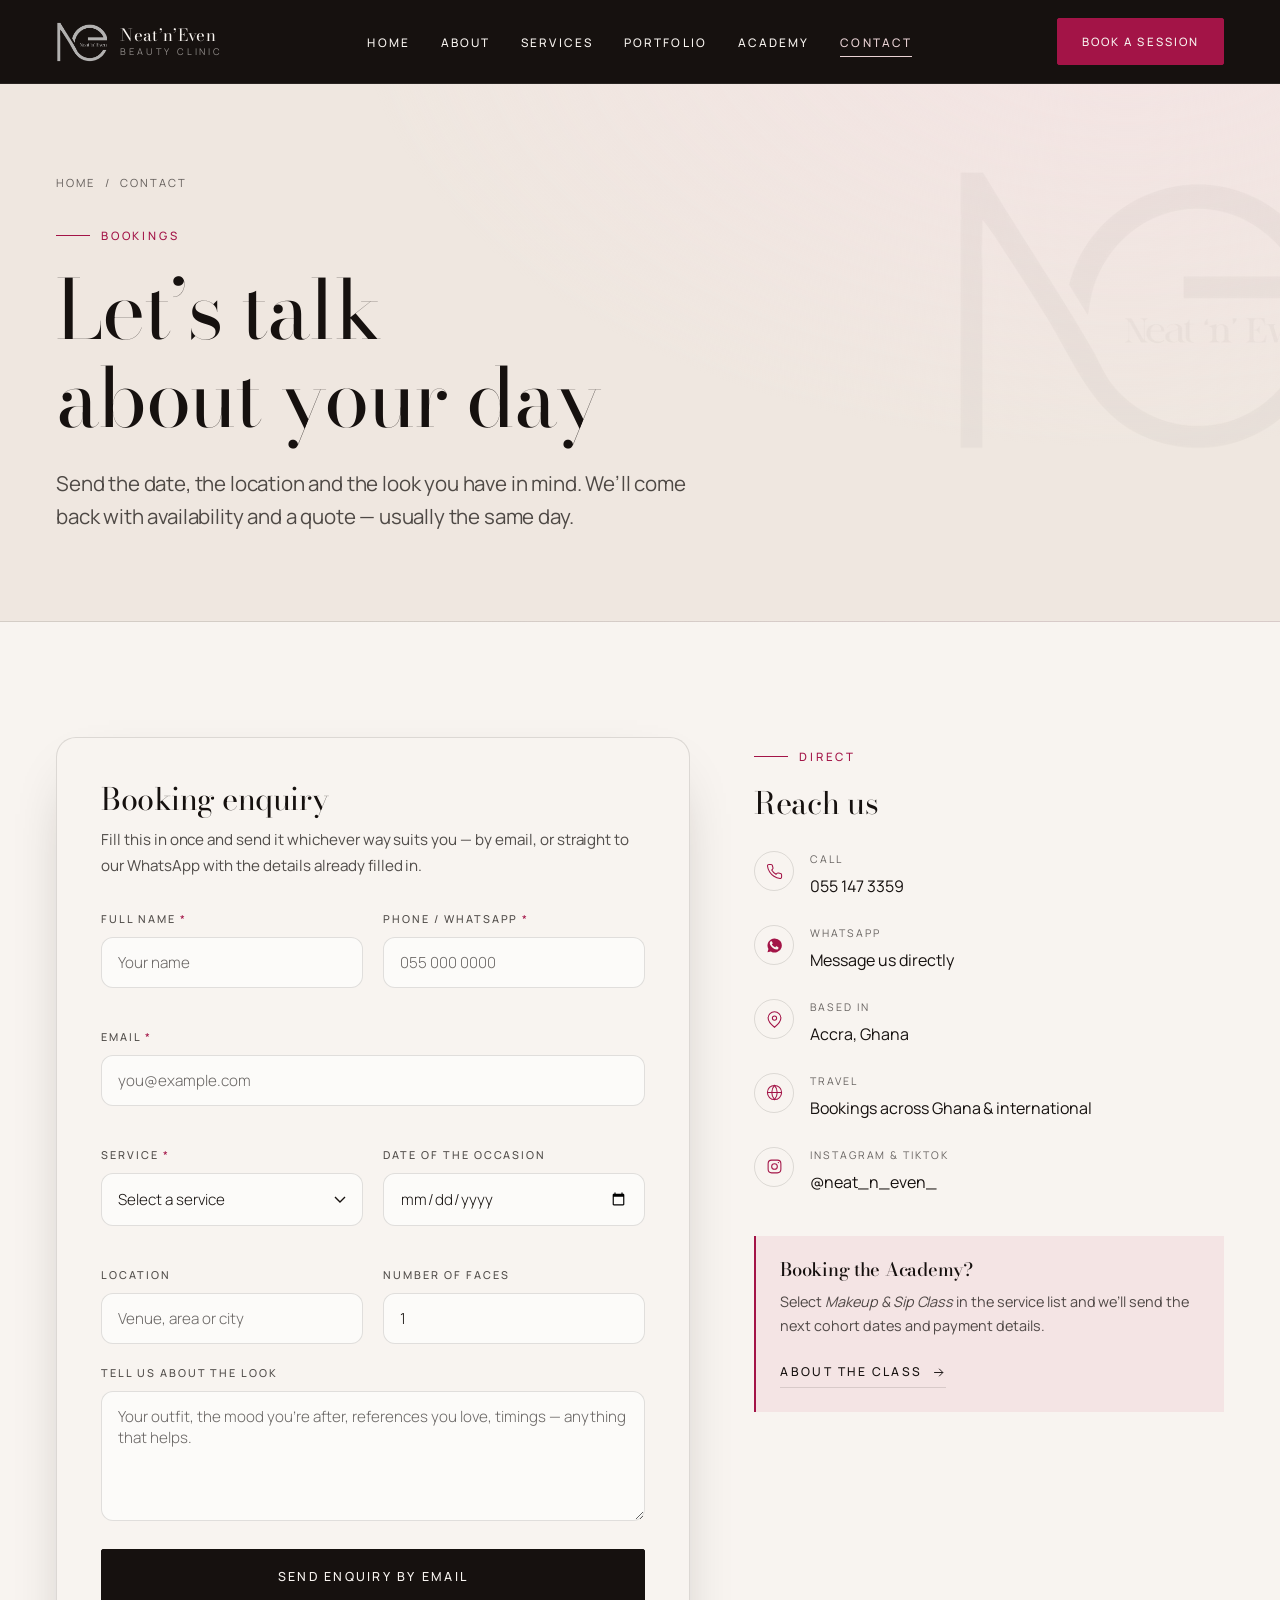
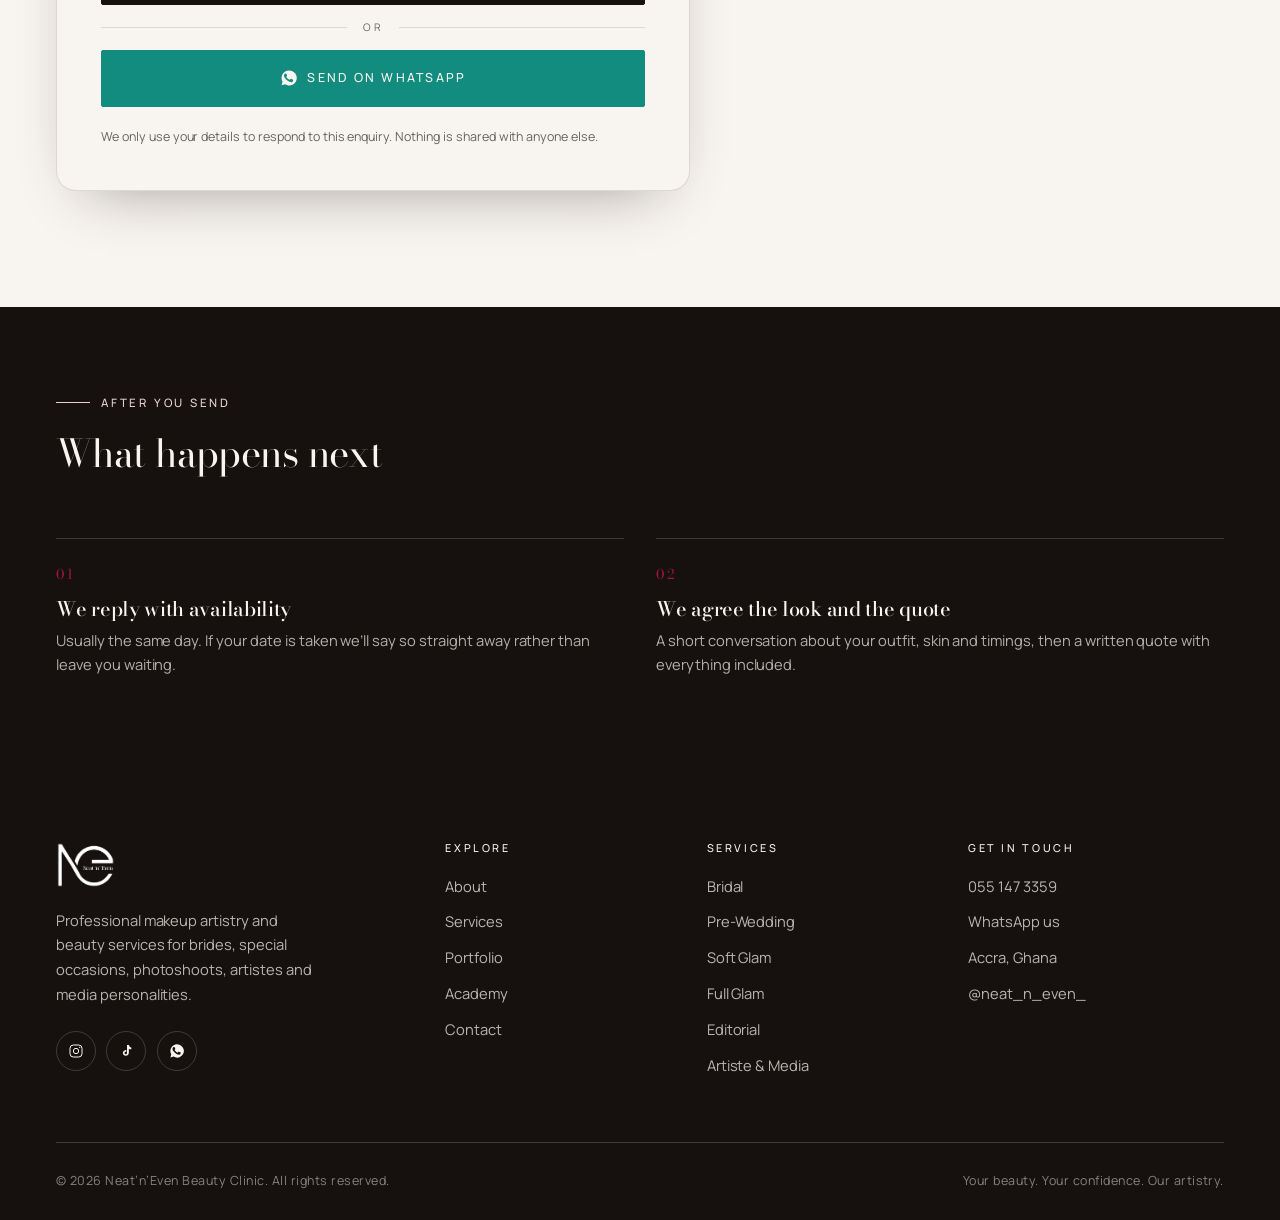
<file: contact.html>
<!doctype html>
<html lang="en">
<head>
<meta charset="utf-8">
<meta name="viewport" content="width=device-width, initial-scale=1">
<title>Book a Session — Neat'n'Even Beauty Clinic | Accra, Ghana</title>
<meta name="description" content="Book professional makeup with Neat'n'Even Beauty Clinic. Send your date, location and the look you have in mind by form or WhatsApp — 055 147 3359, Accra, Ghana.">
<link rel="canonical" href="https://neatneven.com/contact.html">
<meta property="og:type" content="website">
<meta property="og:title" content="Book a Session — Neat'n'Even Beauty Clinic">
<meta property="og:description" content="Tell us about your occasion and we'll build the look around it. Bookings across Ghana and internationally.">
<meta property="og:image" content="https://neatneven.com/assets/img/brand/ceo.webp">
<meta name="theme-color" content="#16110F">
<link rel="icon" href="assets/img/brand/mark.png" type="image/png">
<link rel="preconnect" href="https://fonts.googleapis.com">
<link rel="preconnect" href="https://fonts.gstatic.com" crossorigin>
<link href="https://fonts.googleapis.com/css2?family=Bodoni+Moda:ital,opsz,wght@0,6..96,400;0,6..96,500;0,6..96,600;1,6..96,400;1,6..96,500&family=Manrope:wght@300;400;500;600;700;800&family=Parisienne&display=swap" rel="stylesheet">
<script>document.documentElement.classList.add('js');</script>
<link rel="stylesheet" href="css/styles.css">
</head>
<body>
<a class="skip-link" href="#main">Skip to content</a>

<header class="site-header" id="siteHeader">
  <div class="container">
    <a class="brand" href="index.html" aria-label="Neat'n'Even Beauty Clinic — home">
      <img src="assets/img/brand/mark.png" alt="" width="120" height="92">
      <span class="brand-name">Neat&rsquo;n&rsquo;Even<small>Beauty Clinic</small></span>
    </a>
    <nav class="nav" aria-label="Primary">
      <ul>
        <li><a href="index.html">Home</a></li>
        <li><a href="about.html">About</a></li>
        <li><a href="services.html">Services</a></li>
        <li><a href="gallery.html">Portfolio</a></li>
        <li><a href="academy.html">Academy</a></li>
        <li><a href="contact.html" aria-current="page">Contact</a></li>
      </ul>
    </nav>
    <div class="header-actions">
      <a class="btn btn--sm" href="#booking"><span>Book a session</span></a>
      <button class="nav-toggle" id="navToggle" aria-expanded="false" aria-controls="mobileNav" aria-label="Open menu">
        <span></span><span></span><span></span>
      </button>
    </div>
  </div>
</header>

<div class="mobile-nav" id="mobileNav" aria-hidden="true">
  <ul>
    <li><a href="index.html">Home</a></li>
    <li><a href="about.html">About</a></li>
    <li><a href="services.html">Services</a></li>
    <li><a href="gallery.html">Portfolio</a></li>
    <li><a href="academy.html">Academy</a></li>
    <li><a href="contact.html" aria-current="page">Contact</a></li>
  </ul>
  <div class="mobile-nav-foot">
    <span class="meta">Accra, Ghana &middot; Available worldwide</span>
    <a class="btn btn--block" href="#booking"><span>Book a session</span></a>
    <a class="btn btn--ghost btn--block" href="tel:+233551473359"><span>055 147 3359</span></a>
  </div>
</div>

<main id="main">

  <section class="page-hero">
    <img class="page-hero-mark" src="assets/img/brand/mark.png" alt="" aria-hidden="true" width="380" height="290">
    <div class="container">
      <nav class="breadcrumb" aria-label="Breadcrumb">
        <a href="index.html">Home</a> <span aria-hidden="true">/</span> <span>Contact</span>
      </nav>
      <p class="eyebrow">Bookings</p>
      <h1>Let&rsquo;s talk about your day</h1>
      <p class="lede">
        Send the date, the location and the look you have in mind. We&rsquo;ll come back with availability and
        a quote &mdash; usually the same day.
      </p>
    </div>
  </section>

  <section class="section" id="booking">
    <div class="container container--wide">
      <div class="form-shell">

        <!-- ============ FORM ============ -->
        <div class="form-card reveal">
          <h2 style="font-size:clamp(1.5rem,2.4vw,2rem)">Booking enquiry</h2>
          <p style="margin-top:0.75rem;color:var(--ink-70);font-size:0.95rem">
            Fill this in once and send it whichever way suits you &mdash; by email, or straight to our WhatsApp
            with the details already filled in.
          </p>

          <form id="bookingForm" novalidate style="margin-top:2rem">
            <div class="field-grid">
              <div class="field">
                <label for="name">Full name <span class="req" aria-hidden="true">*</span></label>
                <input type="text" id="name" name="name" autocomplete="name" required placeholder="Your name">
                <span class="error" data-error-for="name"></span>
              </div>

              <div class="field">
                <label for="phone">Phone / WhatsApp <span class="req" aria-hidden="true">*</span></label>
                <input type="tel" id="phone" name="phone" autocomplete="tel" required placeholder="055 000 0000">
                <span class="error" data-error-for="phone"></span>
              </div>

              <div class="field field--full">
                <label for="email">Email <span class="req" aria-hidden="true">*</span></label>
                <input type="email" id="email" name="email" autocomplete="email" required placeholder="you@example.com">
                <span class="error" data-error-for="email"></span>
              </div>

              <div class="field">
                <label for="service">Service <span class="req" aria-hidden="true">*</span></label>
                <select id="service" name="service" required>
                  <option value="">Select a service</option>
                  <option>Bridal Makeup</option>
                  <option>Pre-Wedding &amp; Engagement</option>
                  <option>Bridal Party &amp; Bridesmaids</option>
                  <option>Soft Glam</option>
                  <option>Full Glam</option>
                  <option>Birthday &amp; Celebration Glam</option>
                  <option>Editorial &amp; Avant Garde</option>
                  <option>Artiste &amp; Media</option>
                  <option>Makeup &amp; Sip Class</option>
                  <option>Something else</option>
                </select>
                <span class="error" data-error-for="service"></span>
              </div>

              <div class="field">
                <label for="date">Date of the occasion</label>
                <input type="date" id="date" name="date">
                <span class="error" data-error-for="date"></span>
              </div>

              <div class="field">
                <label for="location">Location</label>
                <input type="text" id="location" name="location" placeholder="Venue, area or city">
              </div>

              <div class="field">
                <label for="people">Number of faces</label>
                <input type="number" id="people" name="people" min="1" max="50" value="1">
              </div>

              <div class="field field--full">
                <label for="message">Tell us about the look</label>
                <textarea id="message" name="message" placeholder="Your outfit, the mood you're after, references you love, timings — anything that helps."></textarea>
              </div>
            </div>

            <!-- honeypot: hidden from people, catches bots -->
            <div class="visually-hidden" aria-hidden="true">
              <label for="company">Company (leave blank)</label>
              <input type="text" id="company" name="company" tabindex="-1" autocomplete="off">
            </div>

            <div class="form-actions">
              <button type="submit" class="btn btn--block" id="submitBtn"><span>Send enquiry by email</span></button>
              <span class="form-divider">or</span>
              <button type="button" class="btn btn--wa btn--block" id="waSubmit">
                <svg viewBox="0 0 24 24" fill="currentColor" width="18" height="18" aria-hidden="true" style="width:18px;height:18px"><path d="M12 2a10 10 0 00-8.6 15l-1.3 4.7 4.8-1.3A10 10 0 1012 2zm5.6 14.1c-.2.7-1.4 1.3-2 1.4-.5.1-1.2.1-1.9-.1-.4-.1-1-.3-1.8-.6-3.1-1.3-5.1-4.4-5.3-4.7-.2-.2-1.3-1.7-1.3-3.2s.8-2.3 1.1-2.6c.3-.3.6-.4.8-.4h.6c.2 0 .4 0 .7.5.2.6.8 2 .9 2.1.1.2.1.3 0 .5-.1.2-.2.3-.3.5l-.5.5c-.2.2-.3.3-.2.6.2.3.8 1.4 1.8 2.2 1.2 1.1 2.2 1.4 2.5 1.6.3.1.5.1.6-.1s.7-.9.9-1.2c.2-.3.4-.2.6-.1l2 1c.3.1.5.2.6.3.1.3.1.8-.1 1.5z"/></svg>
                <span>Send on WhatsApp</span>
              </button>
            </div>

            <div class="form-status" id="formStatus" role="status" aria-live="polite"></div>

            <p style="margin-top:1.25rem;font-size:0.78rem;color:var(--ink-50);line-height:1.6">
              We only use your details to respond to this enquiry. Nothing is shared with anyone else.
            </p>
          </form>
        </div>

        <!-- ============ DETAILS ============ -->
        <aside class="reveal reveal-d1">
          <p class="eyebrow">Direct</p>
          <h2 style="font-size:clamp(1.5rem,2.4vw,2rem)">Reach us</h2>
          <ul class="contact-list" style="margin-top:2rem">
            <li>
              <span class="ico" aria-hidden="true">
                <svg viewBox="0 0 24 24" fill="none" stroke="currentColor" stroke-width="1.5"><path d="M22 16.9v3a2 2 0 01-2.2 2 19.8 19.8 0 01-8.6-3.1 19.5 19.5 0 01-6-6A19.8 19.8 0 012.1 4.2 2 2 0 014.1 2h3a2 2 0 012 1.7c.1 1 .4 1.9.7 2.8a2 2 0 01-.5 2.1L8.1 9.9a16 16 0 006 6l1.3-1.2a2 2 0 012.1-.5c.9.3 1.8.6 2.8.7a2 2 0 011.7 2z"/></svg>
              </span>
              <div>
                <span class="k">Call</span>
                <a class="v" href="tel:+233551473359">055 147 3359</a>
              </div>
            </li>
            <li>
              <span class="ico" aria-hidden="true">
                <svg viewBox="0 0 24 24" fill="currentColor"><path d="M12 2a10 10 0 00-8.6 15l-1.3 4.7 4.8-1.3A10 10 0 1012 2zm5.6 14.1c-.2.7-1.4 1.3-2 1.4-.5.1-1.2.1-1.9-.1-.4-.1-1-.3-1.8-.6-3.1-1.3-5.1-4.4-5.3-4.7-.2-.2-1.3-1.7-1.3-3.2s.8-2.3 1.1-2.6c.3-.3.6-.4.8-.4h.6c.2 0 .4 0 .7.5.2.6.8 2 .9 2.1.1.2.1.3 0 .5-.1.2-.2.3-.3.5l-.5.5c-.2.2-.3.3-.2.6.2.3.8 1.4 1.8 2.2 1.2 1.1 2.2 1.4 2.5 1.6.3.1.5.1.6-.1s.7-.9.9-1.2c.2-.3.4-.2.6-.1l2 1c.3.1.5.2.6.3.1.3.1.8-.1 1.5z"/></svg>
              </span>
              <div>
                <span class="k">WhatsApp</span>
                <a class="v" href="https://wa.me/233551473359" target="_blank" rel="noopener">Message us directly</a>
              </div>
            </li>
            <li>
              <span class="ico" aria-hidden="true">
                <svg viewBox="0 0 24 24" fill="none" stroke="currentColor" stroke-width="1.5"><path d="M21 10c0 6-9 13-9 13s-9-7-9-13a9 9 0 0118 0z"/><circle cx="12" cy="10" r="3"/></svg>
              </span>
              <div>
                <span class="k">Based in</span>
                <span class="v">Accra, Ghana</span>
              </div>
            </li>
            <li>
              <span class="ico" aria-hidden="true">
                <svg viewBox="0 0 24 24" fill="none" stroke="currentColor" stroke-width="1.5"><circle cx="12" cy="12" r="10"/><path d="M2 12h20M12 2a15 15 0 010 20 15 15 0 010-20z"/></svg>
              </span>
              <div>
                <span class="k">Travel</span>
                <span class="v">Bookings across Ghana &amp; international</span>
              </div>
            </li>
            <li>
              <span class="ico" aria-hidden="true">
                <svg viewBox="0 0 24 24" fill="none" stroke="currentColor" stroke-width="1.5"><rect x="3" y="3" width="18" height="18" rx="5"/><circle cx="12" cy="12" r="4"/><circle cx="17.5" cy="6.5" r="1" fill="currentColor" stroke="none"/></svg>
              </span>
              <div>
                <span class="k">Instagram &amp; TikTok</span>
                <a class="v" href="https://www.instagram.com/neat_n_even_" target="_blank" rel="noopener">@neat_n_even_</a>
              </div>
            </li>
          </ul>

          <div style="margin-top:2.5rem;padding:1.5rem;background:var(--blush);border-left:2px solid var(--rose)">
            <h3 style="font-size:1.15rem">Booking the Academy?</h3>
            <p style="margin-top:0.6rem;font-size:0.9rem;color:var(--ink-70)">
              Select <em>Makeup &amp; Sip Class</em> in the service list and we&rsquo;ll send the next cohort
              dates and payment details.
            </p>
            <p style="margin-top:1rem">
              <a class="link-arrow" href="academy.html">
                About the class
                <svg viewBox="0 0 24 24" fill="none" stroke="currentColor" stroke-width="1.5" aria-hidden="true"><path d="M5 12h14M13 6l6 6-6 6"/></svg>
              </a>
            </p>
          </div>
        </aside>

      </div>
    </div>
  </section>

  <!-- ============ WHAT HAPPENS NEXT ============ -->
  <section class="section section--ink section--tight">
    <div class="container container--wide">
      <div class="section-head reveal">
        <p class="eyebrow">After you send</p>
        <h2 style="font-size:clamp(1.7rem,3vw,2.4rem)">What happens next</h2>
      </div>
      <ol class="steps">
        <li class="step reveal">
          <h3>We reply with availability</h3>
          <p>Usually the same day. If your date is taken we&rsquo;ll say so straight away rather than leave you waiting.</p>
        </li>
        <li class="step reveal reveal-d1">
          <h3>We agree the look and the quote</h3>
          <p>A short conversation about your outfit, skin and timings, then a written quote with everything included.</p>
        </li>
      </ol>
    </div>
  </section>

</main>

<footer class="site-footer">
  <div class="container container--wide">
    <div class="footer-grid">
      <div class="footer-brand">
        <img src="assets/img/brand/logo.png" alt="Neat'n'Even Beauty Clinic" width="240" height="185" loading="lazy">
        <p>Professional makeup artistry and beauty services for brides, special occasions, photoshoots, artistes and media personalities.</p>
        <div class="socials">
          <a href="https://www.instagram.com/neat_n_even_" target="_blank" rel="noopener" aria-label="Instagram">
            <svg viewBox="0 0 24 24" fill="none" stroke="currentColor" stroke-width="1.5" aria-hidden="true"><rect x="3" y="3" width="18" height="18" rx="5"/><circle cx="12" cy="12" r="4"/><circle cx="17.5" cy="6.5" r="1" fill="currentColor" stroke="none"/></svg>
          </a>
          <a href="https://www.tiktok.com/@neat_n_even_" target="_blank" rel="noopener" aria-label="TikTok">
            <svg viewBox="0 0 24 24" fill="currentColor" aria-hidden="true"><path d="M16.5 3c.3 2.1 1.6 3.6 3.5 3.9v2.6c-1.3.1-2.6-.3-3.7-1v5.9c0 4.9-5.3 6.4-8 3.2-1.9-2.3-1.1-6.2 2.4-6.9.6-.1 1.2-.1 1.8 0v2.7c-1.6-.5-2.9.6-2.6 2 .2 1.3 1.8 1.9 2.9 1 .5-.4.7-1 .7-1.9V3z"/></svg>
          </a>
          <a href="https://wa.me/233551473359" target="_blank" rel="noopener" aria-label="WhatsApp">
            <svg viewBox="0 0 24 24" fill="currentColor" aria-hidden="true"><path d="M12 2a10 10 0 00-8.6 15l-1.3 4.7 4.8-1.3A10 10 0 1012 2zm5.6 14.1c-.2.7-1.4 1.3-2 1.4-.5.1-1.2.1-1.9-.1-.4-.1-1-.3-1.8-.6-3.1-1.3-5.1-4.4-5.3-4.7-.2-.2-1.3-1.7-1.3-3.2s.8-2.3 1.1-2.6c.3-.3.6-.4.8-.4h.6c.2 0 .4 0 .7.5.2.6.8 2 .9 2.1.1.2.1.3 0 .5-.1.2-.2.3-.3.5l-.5.5c-.2.2-.3.3-.2.6.2.3.8 1.4 1.8 2.2 1.2 1.1 2.2 1.4 2.5 1.6.3.1.5.1.6-.1s.7-.9.9-1.2c.2-.3.4-.2.6-.1l2 1c.3.1.5.2.6.3.1.3.1.8-.1 1.5z"/></svg>
          </a>
        </div>
      </div>
      <div class="footer-col">
        <h4>Explore</h4>
        <ul>
          <li><a href="about.html">About</a></li>
          <li><a href="services.html">Services</a></li>
          <li><a href="gallery.html">Portfolio</a></li>
          <li><a href="academy.html">Academy</a></li>
          <li><a href="contact.html">Contact</a></li>
        </ul>
      </div>
      <div class="footer-col">
        <h4>Services</h4>
        <ul>
          <li><a href="services.html#bridal">Bridal</a></li>
          <li><a href="services.html#pre-wedding">Pre-Wedding</a></li>
          <li><a href="services.html#soft-glam">Soft Glam</a></li>
          <li><a href="services.html#full-glam">Full Glam</a></li>
          <li><a href="services.html#editorial">Editorial</a></li>
          <li><a href="services.html#artiste">Artiste &amp; Media</a></li>
        </ul>
      </div>
      <div class="footer-col">
        <h4>Get in touch</h4>
        <ul>
          <li><a href="tel:+233551473359">055 147 3359</a></li>
          <li><a href="https://wa.me/233551473359" target="_blank" rel="noopener">WhatsApp us</a></li>
          <li>Accra, Ghana</li>
          <li><a href="https://www.instagram.com/neat_n_even_" target="_blank" rel="noopener">@neat_n_even_</a></li>
        </ul>
      </div>
    </div>
    <div class="footer-bottom">
      <span>&copy; <span id="year">2026</span> Neat&rsquo;n&rsquo;Even Beauty Clinic. All rights reserved.</span>
      <span>Your beauty. Your confidence. Our artistry.</span>
    </div>
  </div>
</footer>

<script src="js/main.js" defer></script>
</body>
</html>
</file>
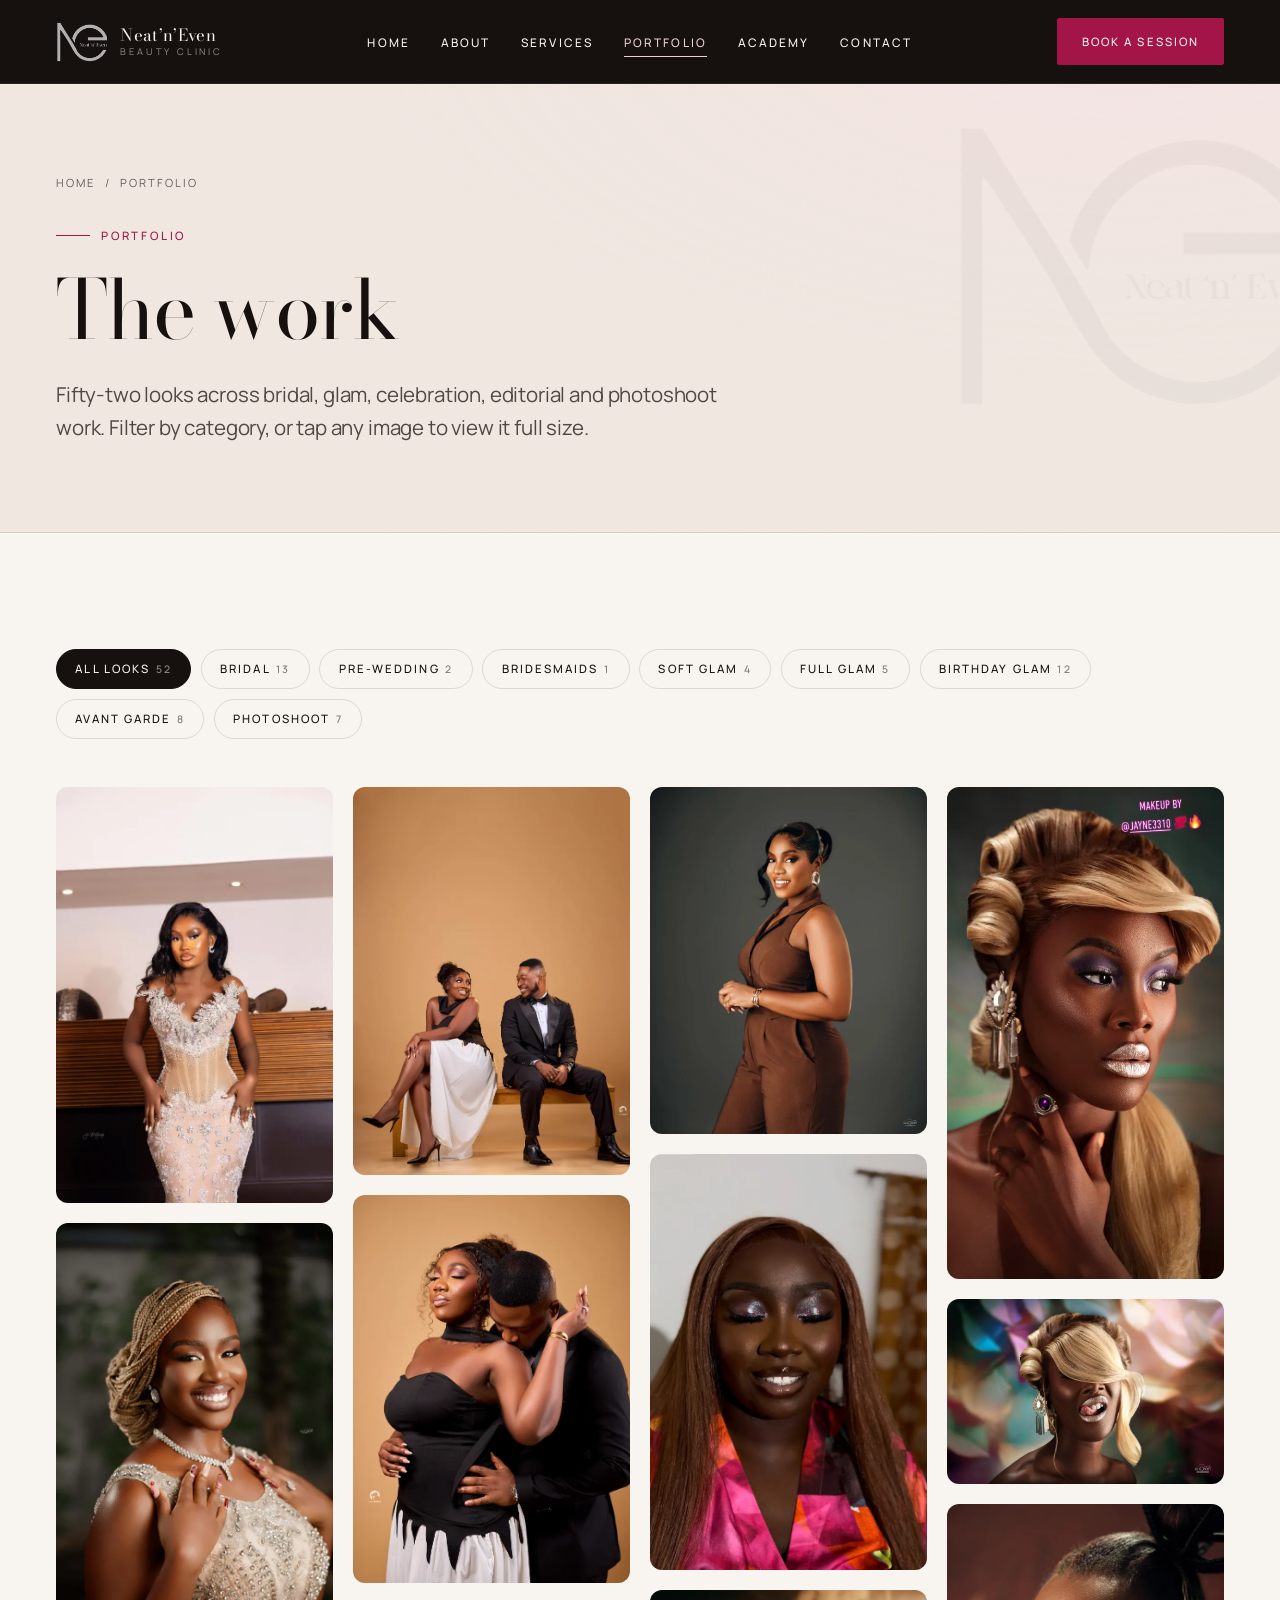
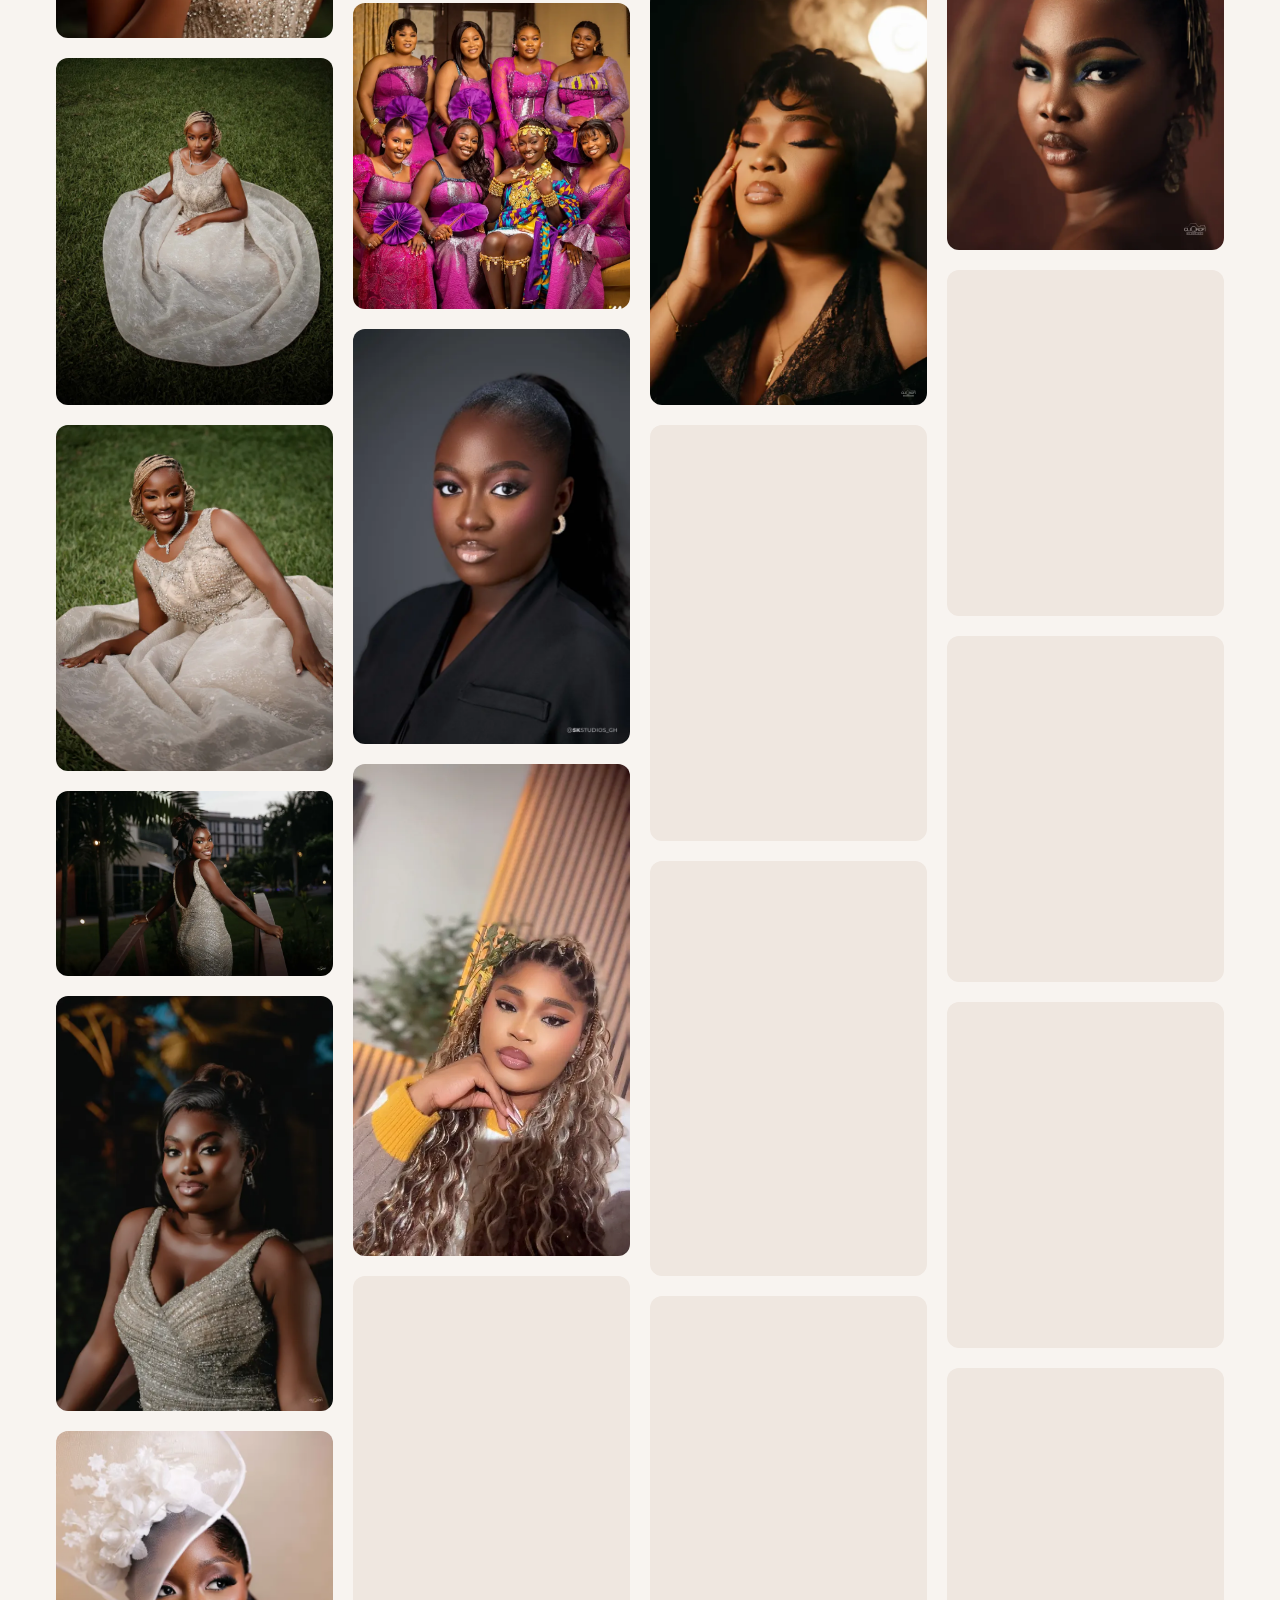
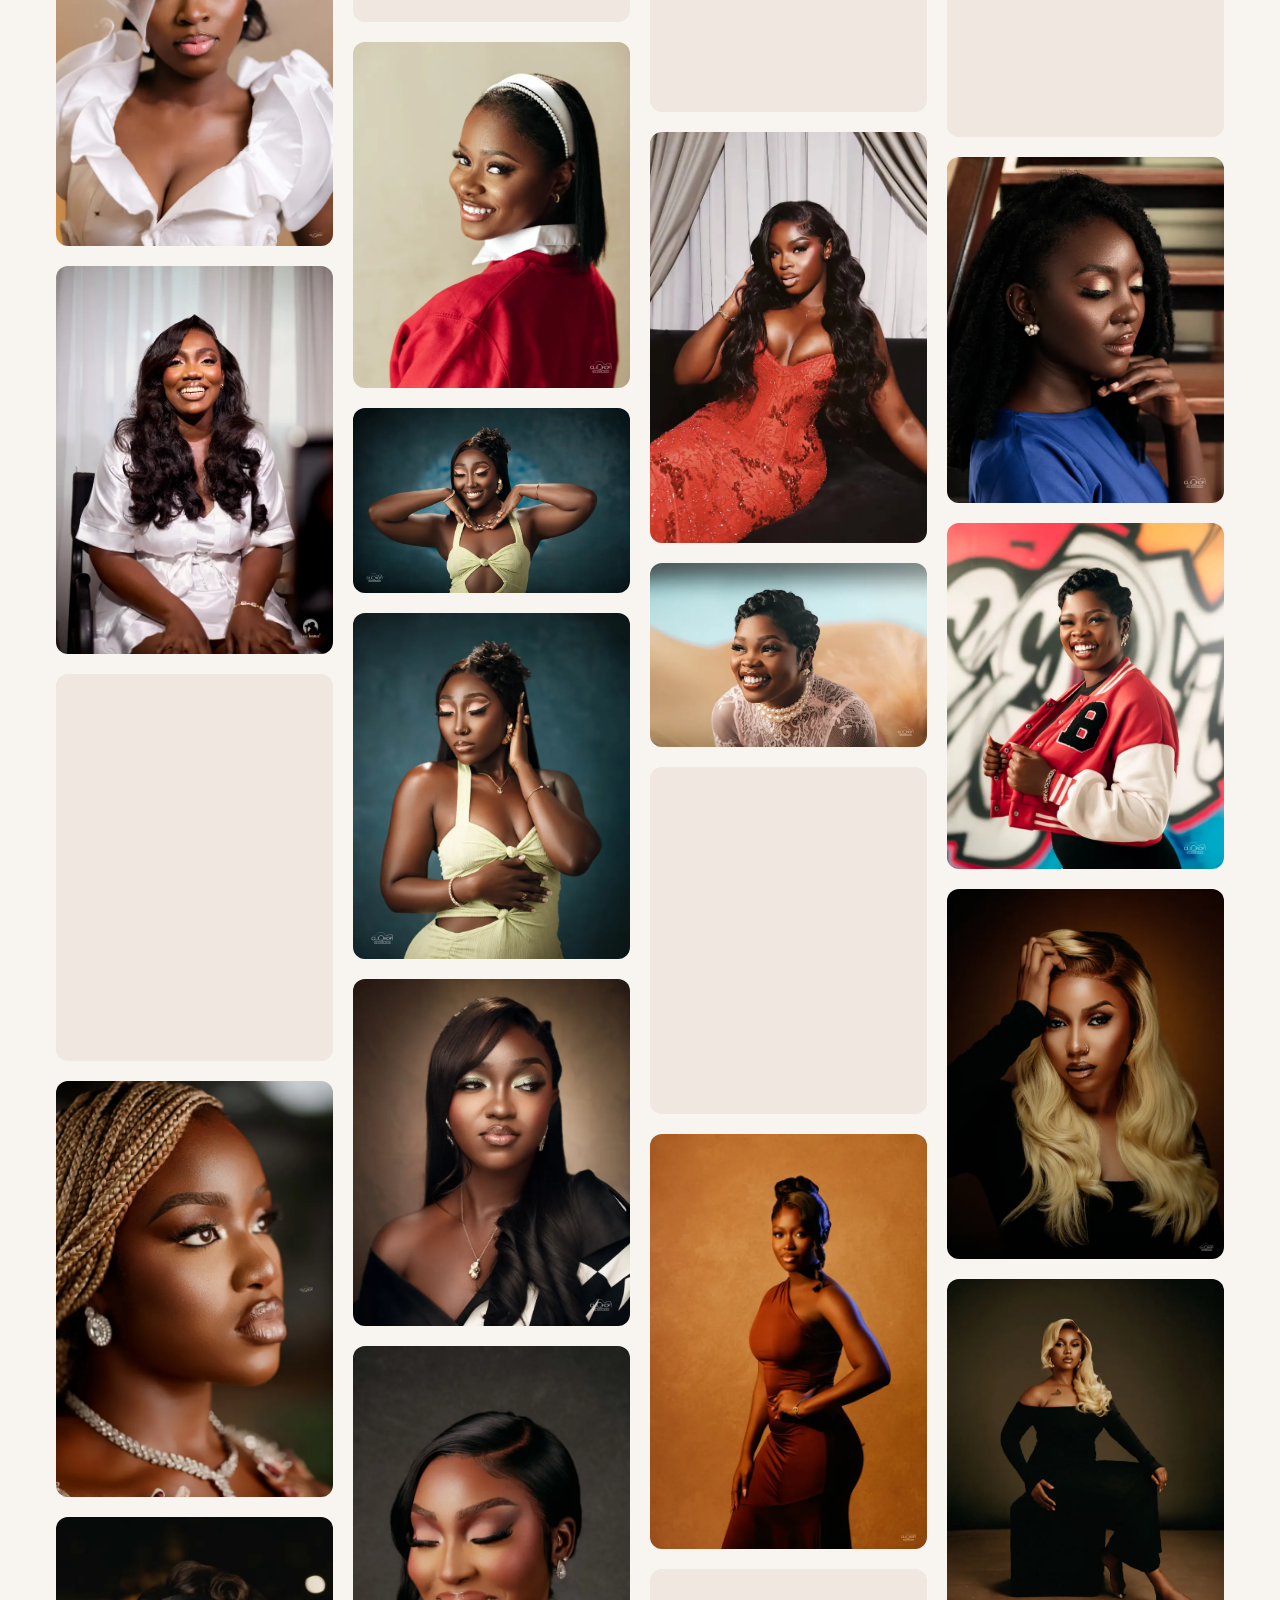
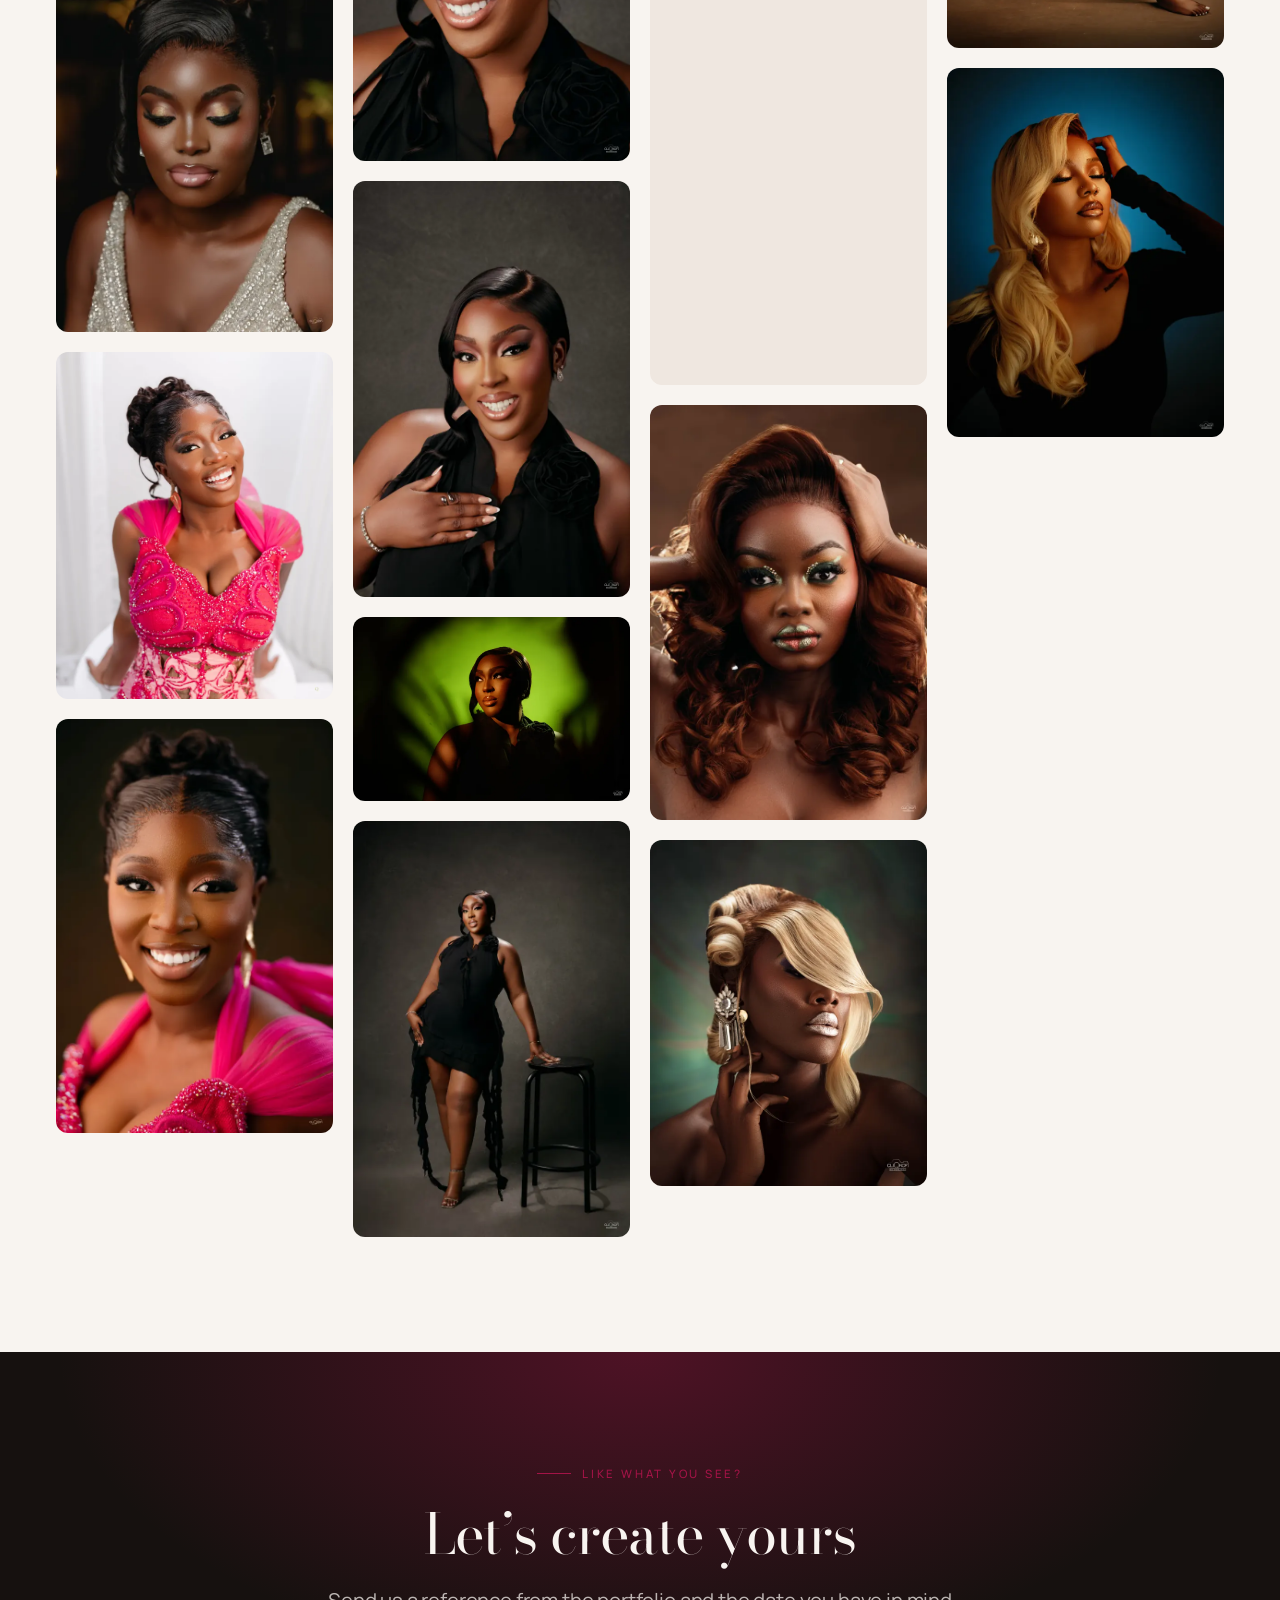
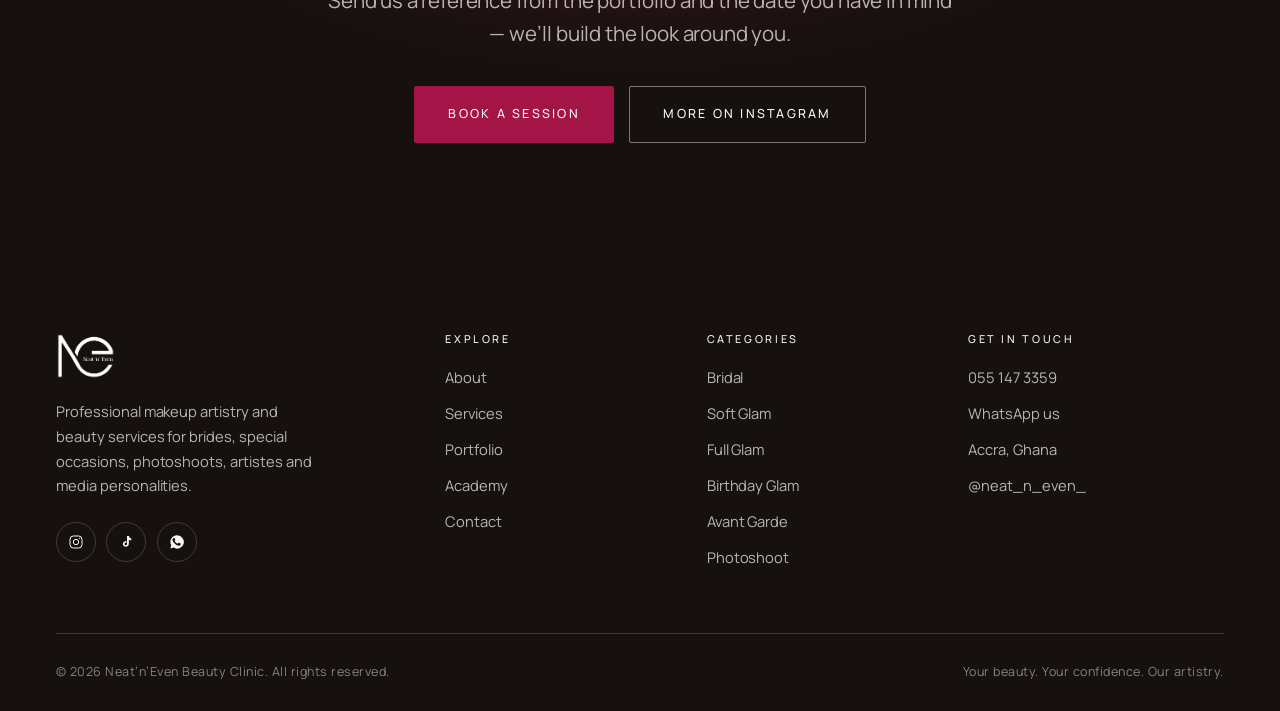
<file: gallery.html>
<!doctype html>
<html lang="en">
<head>
<meta charset="utf-8">
<meta name="viewport" content="width=device-width, initial-scale=1">
<title>Portfolio — Neat'n'Even Beauty Clinic | Bridal, Glam &amp; Editorial Makeup Gallery</title>
<meta name="description" content="Browse 52 makeup looks by Neat'n'Even Beauty Clinic — bridal, pre-wedding, bridesmaids, soft glam, full glam, birthday glam, avant garde and photoshoot work from Accra, Ghana.">
<link rel="canonical" href="https://neatneven.com/gallery.html">
<meta property="og:type" content="website">
<meta property="og:title" content="Portfolio — Neat'n'Even Beauty Clinic">
<meta property="og:description" content="Bridal, glam, editorial and artiste makeup by Janet Ayisi.">
<meta property="og:image" content="https://neatneven.com/assets/img/gallery/bridal/bridal-02.webp">
<meta name="theme-color" content="#16110F">
<link rel="icon" href="assets/img/brand/mark.png" type="image/png">
<link rel="preconnect" href="https://fonts.googleapis.com">
<link rel="preconnect" href="https://fonts.gstatic.com" crossorigin>
<link href="https://fonts.googleapis.com/css2?family=Bodoni+Moda:ital,opsz,wght@0,6..96,400;0,6..96,500;0,6..96,600;1,6..96,400;1,6..96,500&family=Manrope:wght@300;400;500;600;700;800&family=Parisienne&display=swap" rel="stylesheet">
<script>document.documentElement.classList.add('js');</script>
<link rel="stylesheet" href="css/styles.css">
</head>
<body>
<a class="skip-link" href="#main">Skip to content</a>

<header class="site-header" id="siteHeader">
  <div class="container">
    <a class="brand" href="index.html" aria-label="Neat'n'Even Beauty Clinic — home">
      <img src="assets/img/brand/mark.png" alt="" width="120" height="92">
      <span class="brand-name">Neat&rsquo;n&rsquo;Even<small>Beauty Clinic</small></span>
    </a>
    <nav class="nav" aria-label="Primary">
      <ul>
        <li><a href="index.html">Home</a></li>
        <li><a href="about.html">About</a></li>
        <li><a href="services.html">Services</a></li>
        <li><a href="gallery.html" aria-current="page">Portfolio</a></li>
        <li><a href="academy.html">Academy</a></li>
        <li><a href="contact.html">Contact</a></li>
      </ul>
    </nav>
    <div class="header-actions">
      <a class="btn btn--sm" href="contact.html"><span>Book a session</span></a>
      <button class="nav-toggle" id="navToggle" aria-expanded="false" aria-controls="mobileNav" aria-label="Open menu">
        <span></span><span></span><span></span>
      </button>
    </div>
  </div>
</header>

<div class="mobile-nav" id="mobileNav" aria-hidden="true">
  <ul>
    <li><a href="index.html">Home</a></li>
    <li><a href="about.html">About</a></li>
    <li><a href="services.html">Services</a></li>
    <li><a href="gallery.html" aria-current="page">Portfolio</a></li>
    <li><a href="academy.html">Academy</a></li>
    <li><a href="contact.html">Contact</a></li>
  </ul>
  <div class="mobile-nav-foot">
    <span class="meta">Accra, Ghana &middot; Available worldwide</span>
    <a class="btn btn--block" href="contact.html"><span>Book a session</span></a>
    <a class="btn btn--ghost btn--block" href="tel:+233551473359"><span>055 147 3359</span></a>
  </div>
</div>

<main id="main">

  <section class="page-hero">
    <img class="page-hero-mark" src="assets/img/brand/mark.png" alt="" aria-hidden="true" width="380" height="290">
    <div class="container">
      <nav class="breadcrumb" aria-label="Breadcrumb">
        <a href="index.html">Home</a> <span aria-hidden="true">/</span> <span>Portfolio</span>
      </nav>
      <p class="eyebrow">Portfolio</p>
      <h1>The work</h1>
      <p class="lede">
        Fifty-two looks across bridal, glam, celebration, editorial and photoshoot work. Filter by category,
        or tap any image to view it full size.
      </p>
    </div>
  </section>

  <section class="section">
    <div class="container container--wide">

      <div class="filter-bar" id="filterBar" role="group" aria-label="Filter portfolio by category">
        <!-- filter chips are injected by js/main.js -->
      </div>

      <div class="masonry" id="galleryGrid">
        <!-- gallery items are injected by js/main.js from js/gallery-data.js -->
      </div>

      <noscript>
        <p class="gallery-empty">
          The portfolio gallery needs JavaScript enabled. You can still see our work on
          <a href="https://www.instagram.com/neat_n_even_" target="_blank" rel="noopener">Instagram @neat_n_even_</a>.
        </p>
      </noscript>

      <p class="gallery-empty" id="galleryEmpty" hidden>No looks in this category yet.</p>
    </div>
  </section>

  <section class="cta-band">
    <div class="container">
      <p class="eyebrow eyebrow--center reveal">Like what you see?</p>
      <h2 class="reveal reveal-d1">Let&rsquo;s create yours</h2>
      <p class="lede reveal reveal-d2">
        Send us a reference from the portfolio and the date you have in mind &mdash; we&rsquo;ll build the look around you.
      </p>
      <div class="btn-row reveal reveal-d3">
        <a class="btn btn--rose" href="contact.html"><span>Book a session</span></a>
        <a class="btn btn--light" href="https://www.instagram.com/neat_n_even_" target="_blank" rel="noopener"><span>More on Instagram</span></a>
      </div>
    </div>
  </section>

</main>

<!-- lightbox -->
<div class="lightbox" id="lightbox" role="dialog" aria-modal="true" aria-label="Image viewer" aria-hidden="true">
  <button class="lightbox-btn lightbox-close" id="lbClose" aria-label="Close viewer">
    <svg viewBox="0 0 24 24" fill="none" stroke="currentColor" stroke-width="1.5" aria-hidden="true"><path d="M6 6l12 12M18 6L6 18"/></svg>
  </button>
  <button class="lightbox-btn lightbox-prev" id="lbPrev" aria-label="Previous image">
    <svg viewBox="0 0 24 24" fill="none" stroke="currentColor" stroke-width="1.5" aria-hidden="true"><path d="M15 5l-7 7 7 7"/></svg>
  </button>
  <button class="lightbox-btn lightbox-next" id="lbNext" aria-label="Next image">
    <svg viewBox="0 0 24 24" fill="none" stroke="currentColor" stroke-width="1.5" aria-hidden="true"><path d="M9 5l7 7-7 7"/></svg>
  </button>
  <figure style="margin:0;display:grid;justify-items:center">
    <!-- no src until an image is opened: src="" resolves to the page URL and
         makes the browser re-download this document as an image -->
    <img id="lbImage" alt="">
    <figcaption class="lightbox-caption" id="lbCaption"></figcaption>
  </figure>
</div>

<footer class="site-footer">
  <div class="container container--wide">
    <div class="footer-grid">
      <div class="footer-brand">
        <img src="assets/img/brand/logo.png" alt="Neat'n'Even Beauty Clinic" width="240" height="185" loading="lazy">
        <p>Professional makeup artistry and beauty services for brides, special occasions, photoshoots, artistes and media personalities.</p>
        <div class="socials">
          <a href="https://www.instagram.com/neat_n_even_" target="_blank" rel="noopener" aria-label="Instagram">
            <svg viewBox="0 0 24 24" fill="none" stroke="currentColor" stroke-width="1.5" aria-hidden="true"><rect x="3" y="3" width="18" height="18" rx="5"/><circle cx="12" cy="12" r="4"/><circle cx="17.5" cy="6.5" r="1" fill="currentColor" stroke="none"/></svg>
          </a>
          <a href="https://www.tiktok.com/@neat_n_even_" target="_blank" rel="noopener" aria-label="TikTok">
            <svg viewBox="0 0 24 24" fill="currentColor" aria-hidden="true"><path d="M16.5 3c.3 2.1 1.6 3.6 3.5 3.9v2.6c-1.3.1-2.6-.3-3.7-1v5.9c0 4.9-5.3 6.4-8 3.2-1.9-2.3-1.1-6.2 2.4-6.9.6-.1 1.2-.1 1.8 0v2.7c-1.6-.5-2.9.6-2.6 2 .2 1.3 1.8 1.9 2.9 1 .5-.4.7-1 .7-1.9V3z"/></svg>
          </a>
          <a href="https://wa.me/233551473359" target="_blank" rel="noopener" aria-label="WhatsApp">
            <svg viewBox="0 0 24 24" fill="currentColor" aria-hidden="true"><path d="M12 2a10 10 0 00-8.6 15l-1.3 4.7 4.8-1.3A10 10 0 1012 2zm5.6 14.1c-.2.7-1.4 1.3-2 1.4-.5.1-1.2.1-1.9-.1-.4-.1-1-.3-1.8-.6-3.1-1.3-5.1-4.4-5.3-4.7-.2-.2-1.3-1.7-1.3-3.2s.8-2.3 1.1-2.6c.3-.3.6-.4.8-.4h.6c.2 0 .4 0 .7.5.2.6.8 2 .9 2.1.1.2.1.3 0 .5-.1.2-.2.3-.3.5l-.5.5c-.2.2-.3.3-.2.6.2.3.8 1.4 1.8 2.2 1.2 1.1 2.2 1.4 2.5 1.6.3.1.5.1.6-.1s.7-.9.9-1.2c.2-.3.4-.2.6-.1l2 1c.3.1.5.2.6.3.1.3.1.8-.1 1.5z"/></svg>
          </a>
        </div>
      </div>
      <div class="footer-col">
        <h4>Explore</h4>
        <ul>
          <li><a href="about.html">About</a></li>
          <li><a href="services.html">Services</a></li>
          <li><a href="gallery.html">Portfolio</a></li>
          <li><a href="academy.html">Academy</a></li>
          <li><a href="contact.html">Contact</a></li>
        </ul>
      </div>
      <div class="footer-col">
        <h4>Categories</h4>
        <ul>
          <li><a href="gallery.html#bridal">Bridal</a></li>
          <li><a href="gallery.html#soft-glam">Soft Glam</a></li>
          <li><a href="gallery.html#full-glam">Full Glam</a></li>
          <li><a href="gallery.html#birthday-glam">Birthday Glam</a></li>
          <li><a href="gallery.html#avant-garde">Avant Garde</a></li>
          <li><a href="gallery.html#photoshoot">Photoshoot</a></li>
        </ul>
      </div>
      <div class="footer-col">
        <h4>Get in touch</h4>
        <ul>
          <li><a href="tel:+233551473359">055 147 3359</a></li>
          <li><a href="https://wa.me/233551473359" target="_blank" rel="noopener">WhatsApp us</a></li>
          <li>Accra, Ghana</li>
          <li><a href="https://www.instagram.com/neat_n_even_" target="_blank" rel="noopener">@neat_n_even_</a></li>
        </ul>
      </div>
    </div>
    <div class="footer-bottom">
      <span>&copy; <span id="year">2026</span> Neat&rsquo;n&rsquo;Even Beauty Clinic. All rights reserved.</span>
      <span>Your beauty. Your confidence. Our artistry.</span>
    </div>
  </div>
</footer>

<a class="wa-float" id="waFloat" href="https://wa.me/233551473359?text=Hello%20Neat'n'Even%2C%20I'd%20like%20to%20book%20a%20session." target="_blank" rel="noopener" aria-label="Chat with us on WhatsApp">
  <svg viewBox="0 0 24 24" fill="currentColor" aria-hidden="true"><path d="M12 2a10 10 0 00-8.6 15l-1.3 4.7 4.8-1.3A10 10 0 1012 2zm5.6 14.1c-.2.7-1.4 1.3-2 1.4-.5.1-1.2.1-1.9-.1-.4-.1-1-.3-1.8-.6-3.1-1.3-5.1-4.4-5.3-4.7-.2-.2-1.3-1.7-1.3-3.2s.8-2.3 1.1-2.6c.3-.3.6-.4.8-.4h.6c.2 0 .4 0 .7.5.2.6.8 2 .9 2.1.1.2.1.3 0 .5-.1.2-.2.3-.3.5l-.5.5c-.2.2-.3.3-.2.6.2.3.8 1.4 1.8 2.2 1.2 1.1 2.2 1.4 2.5 1.6.3.1.5.1.6-.1s.7-.9.9-1.2c.2-.3.4-.2.6-.1l2 1c.3.1.5.2.6.3.1.3.1.8-.1 1.5z"/></svg>
</a>

<script src="js/gallery-data.js"></script>
<script src="js/main.js" defer></script>
</body>
</html>
</file>
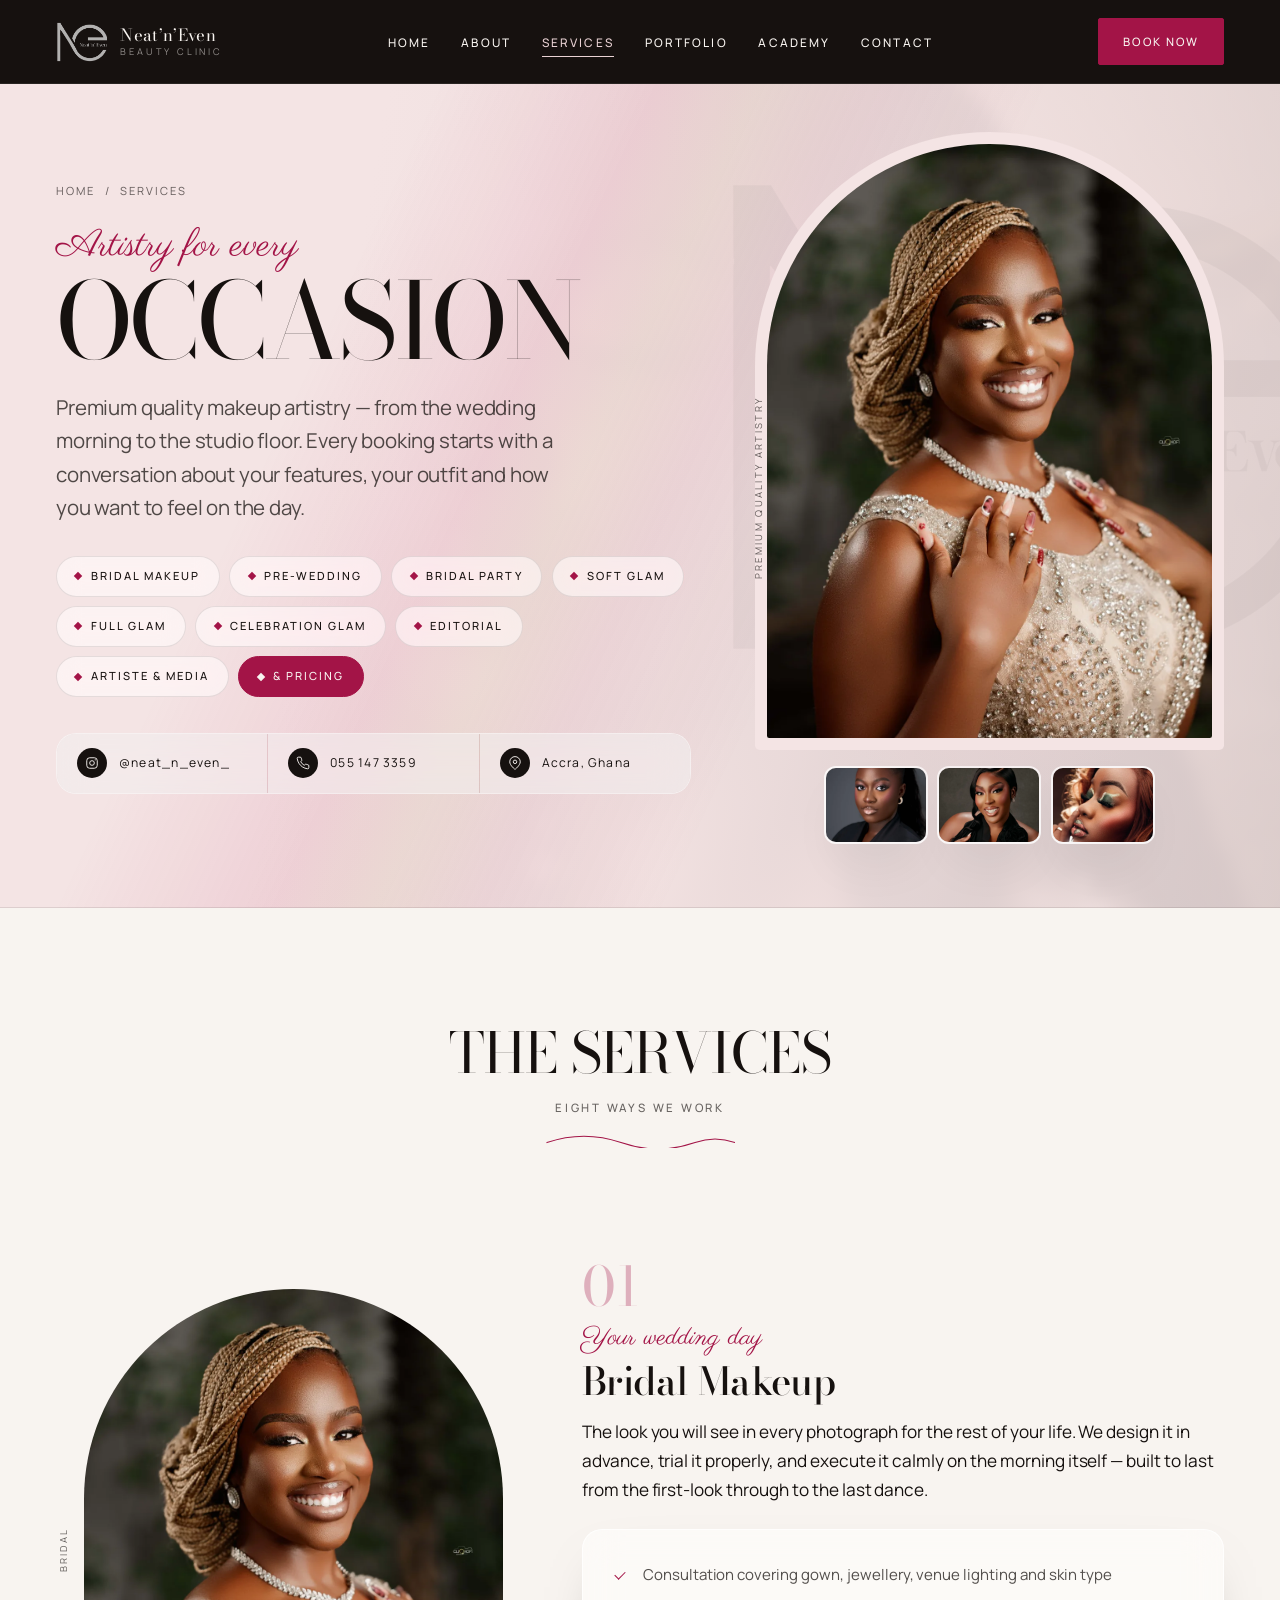
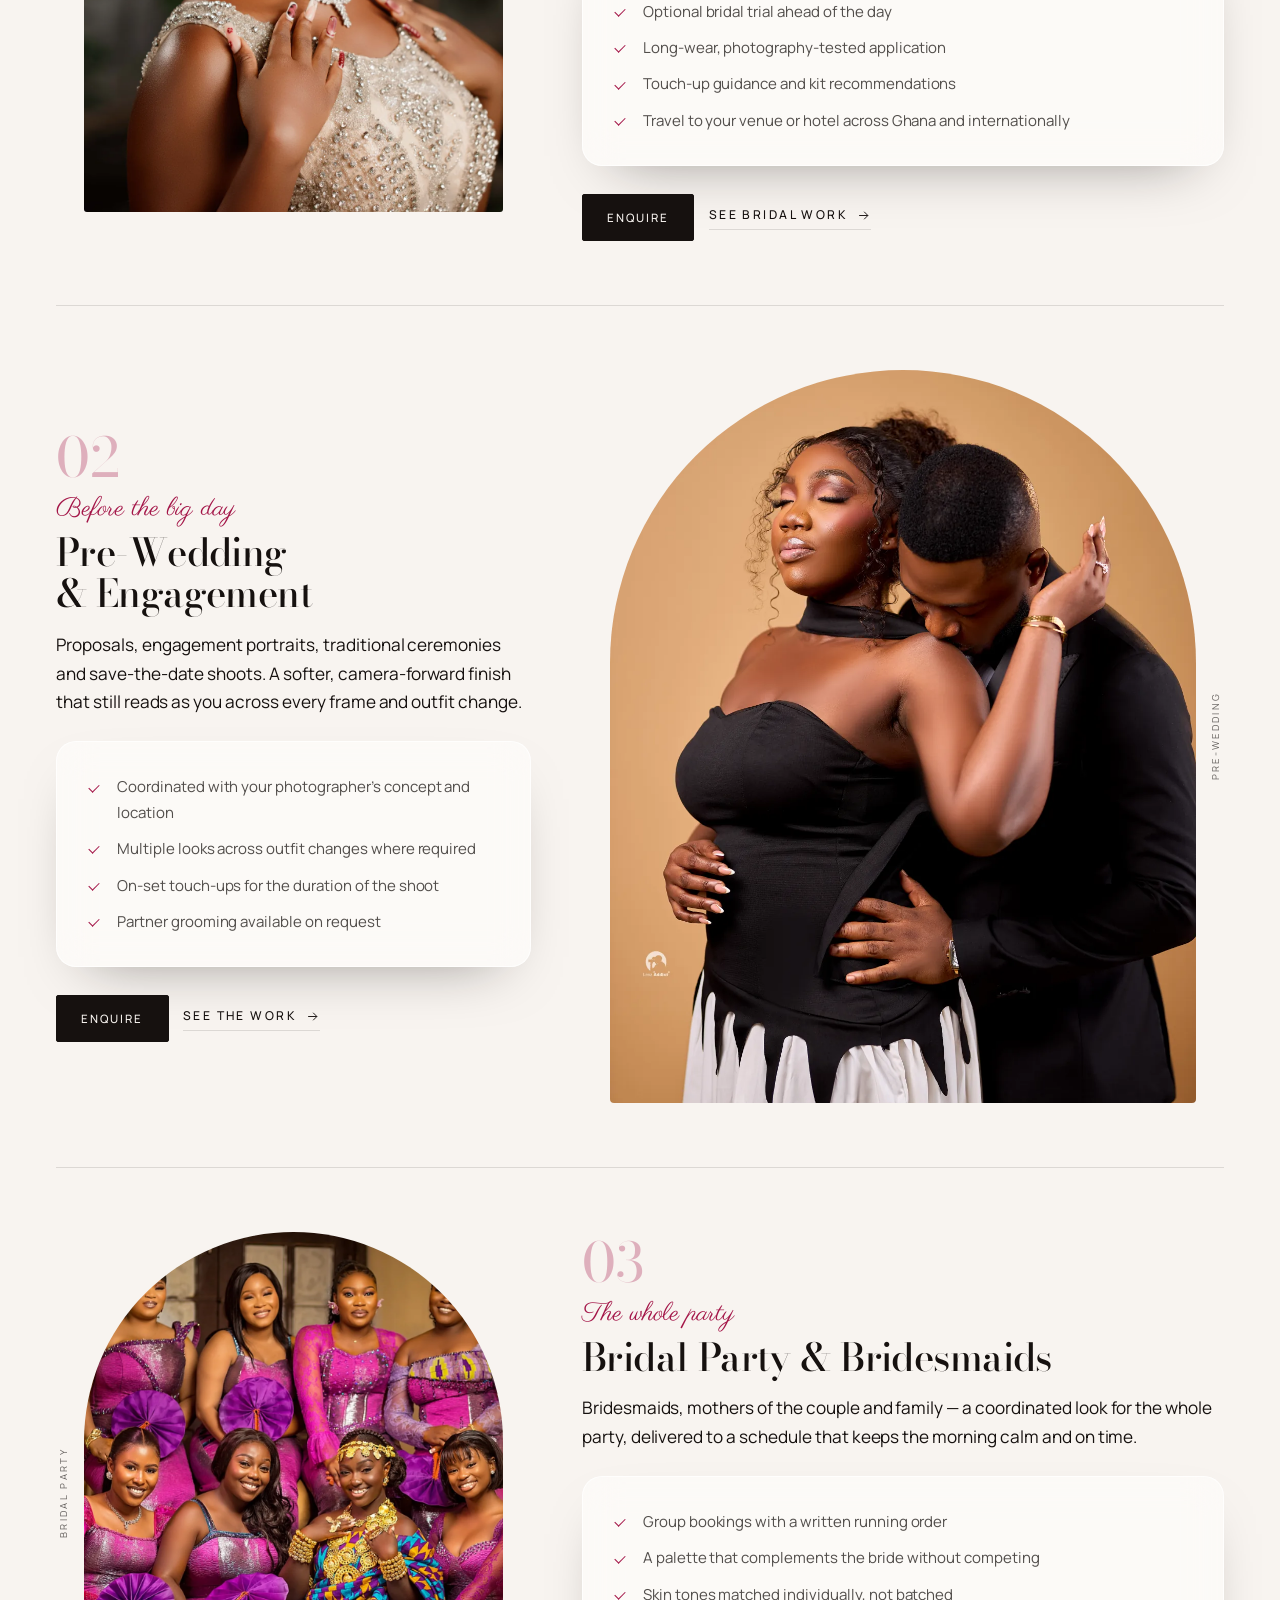
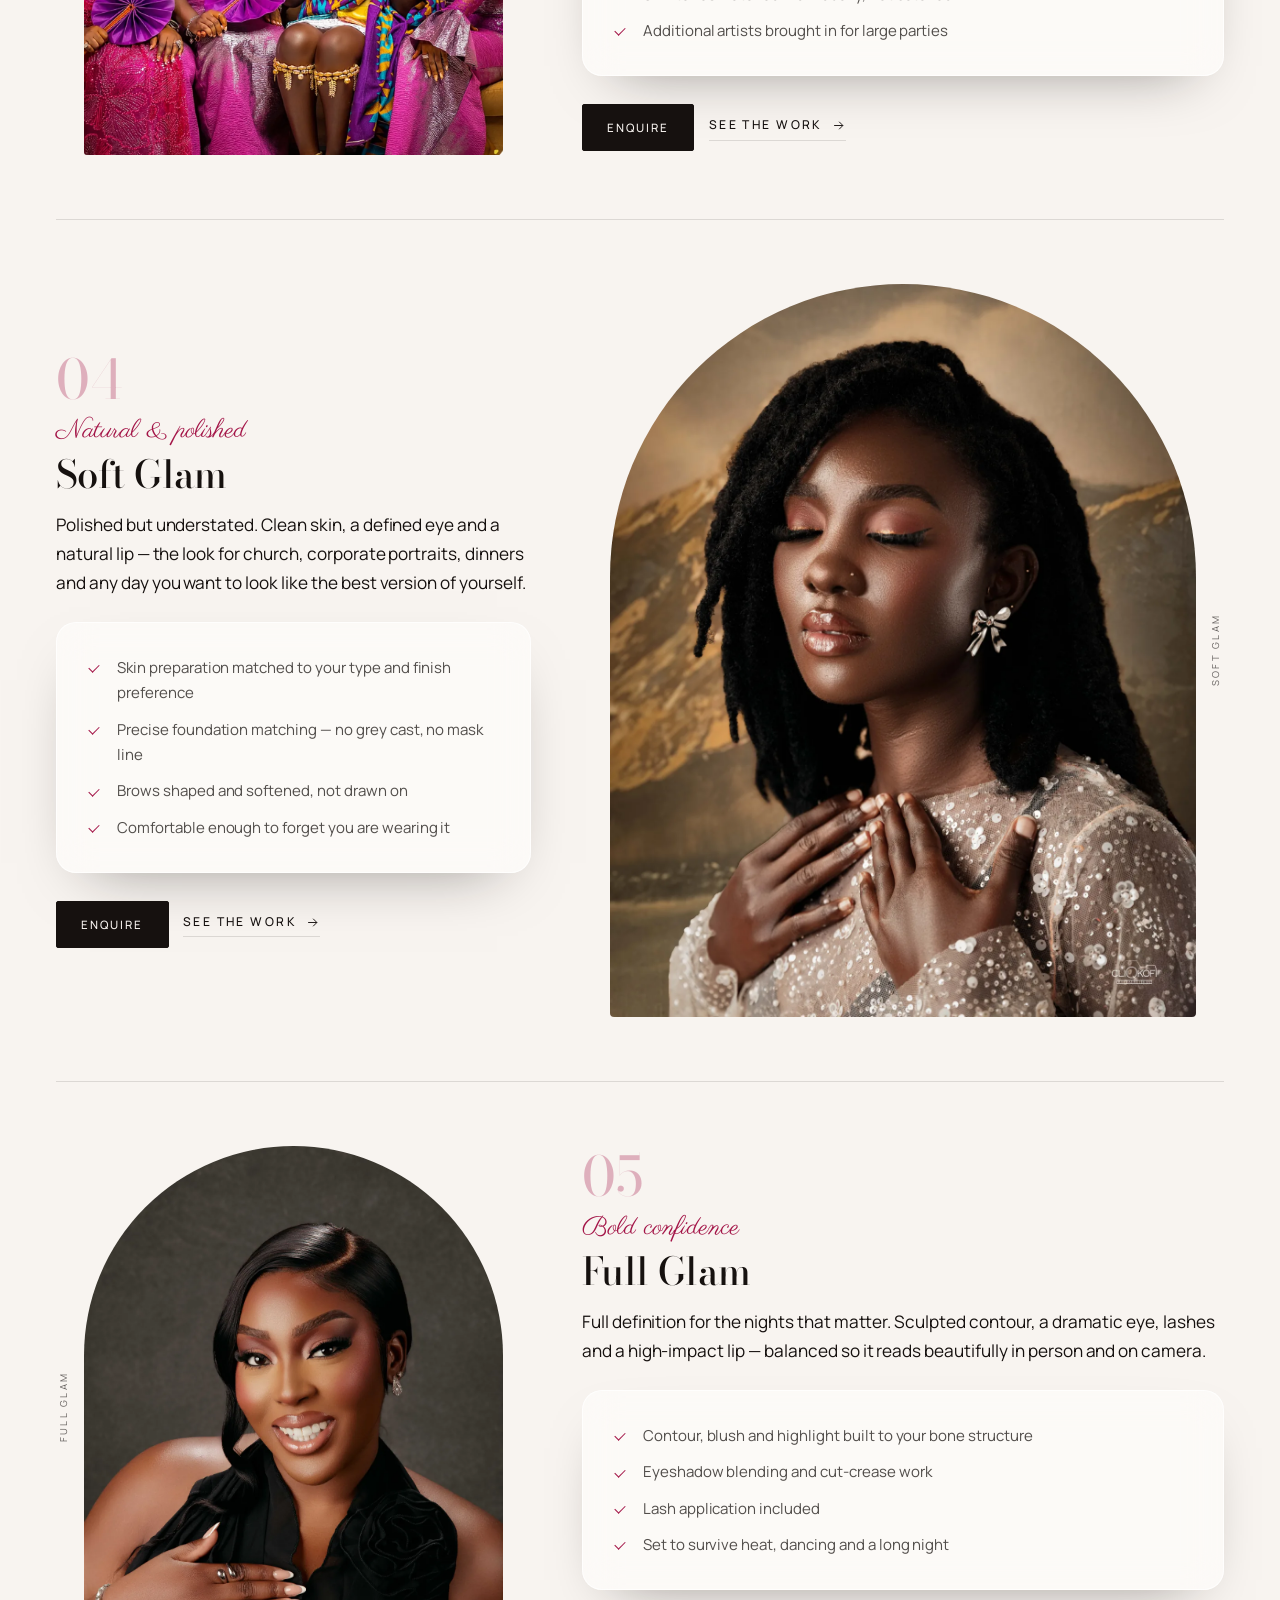
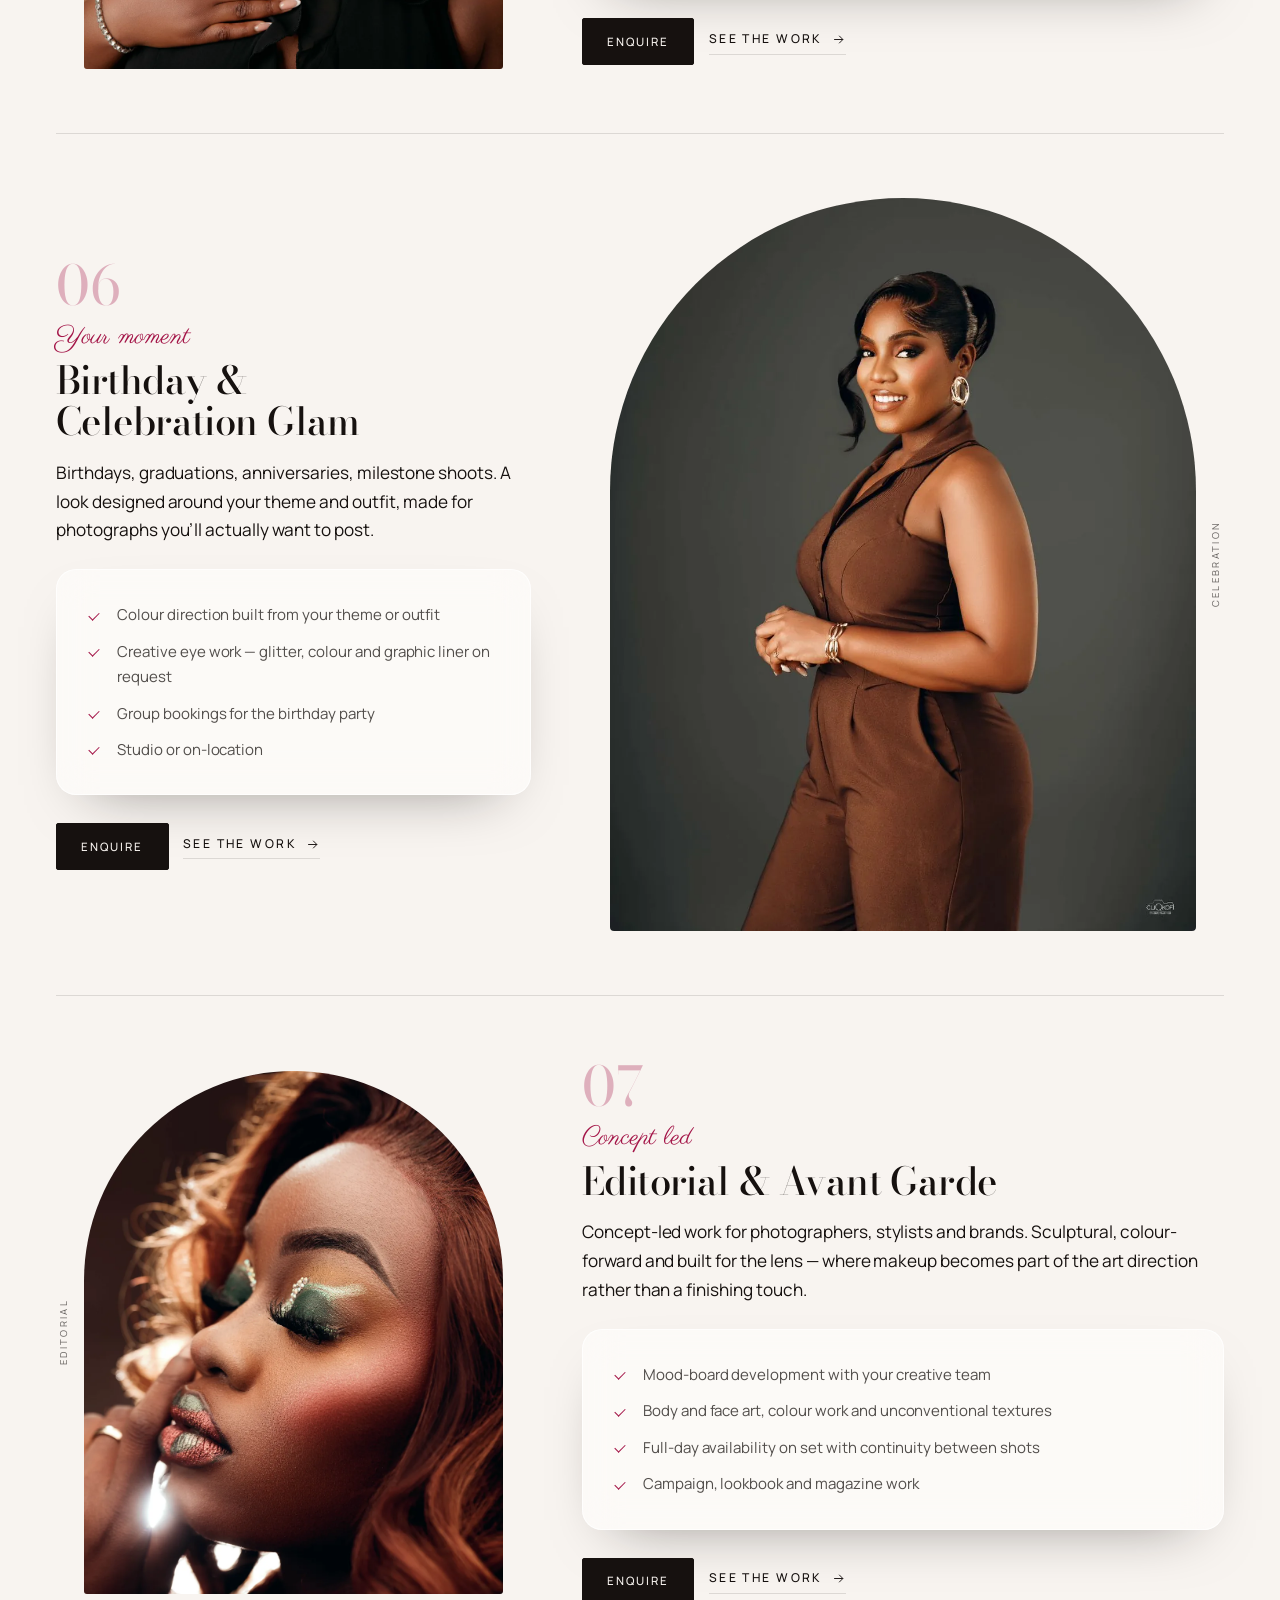
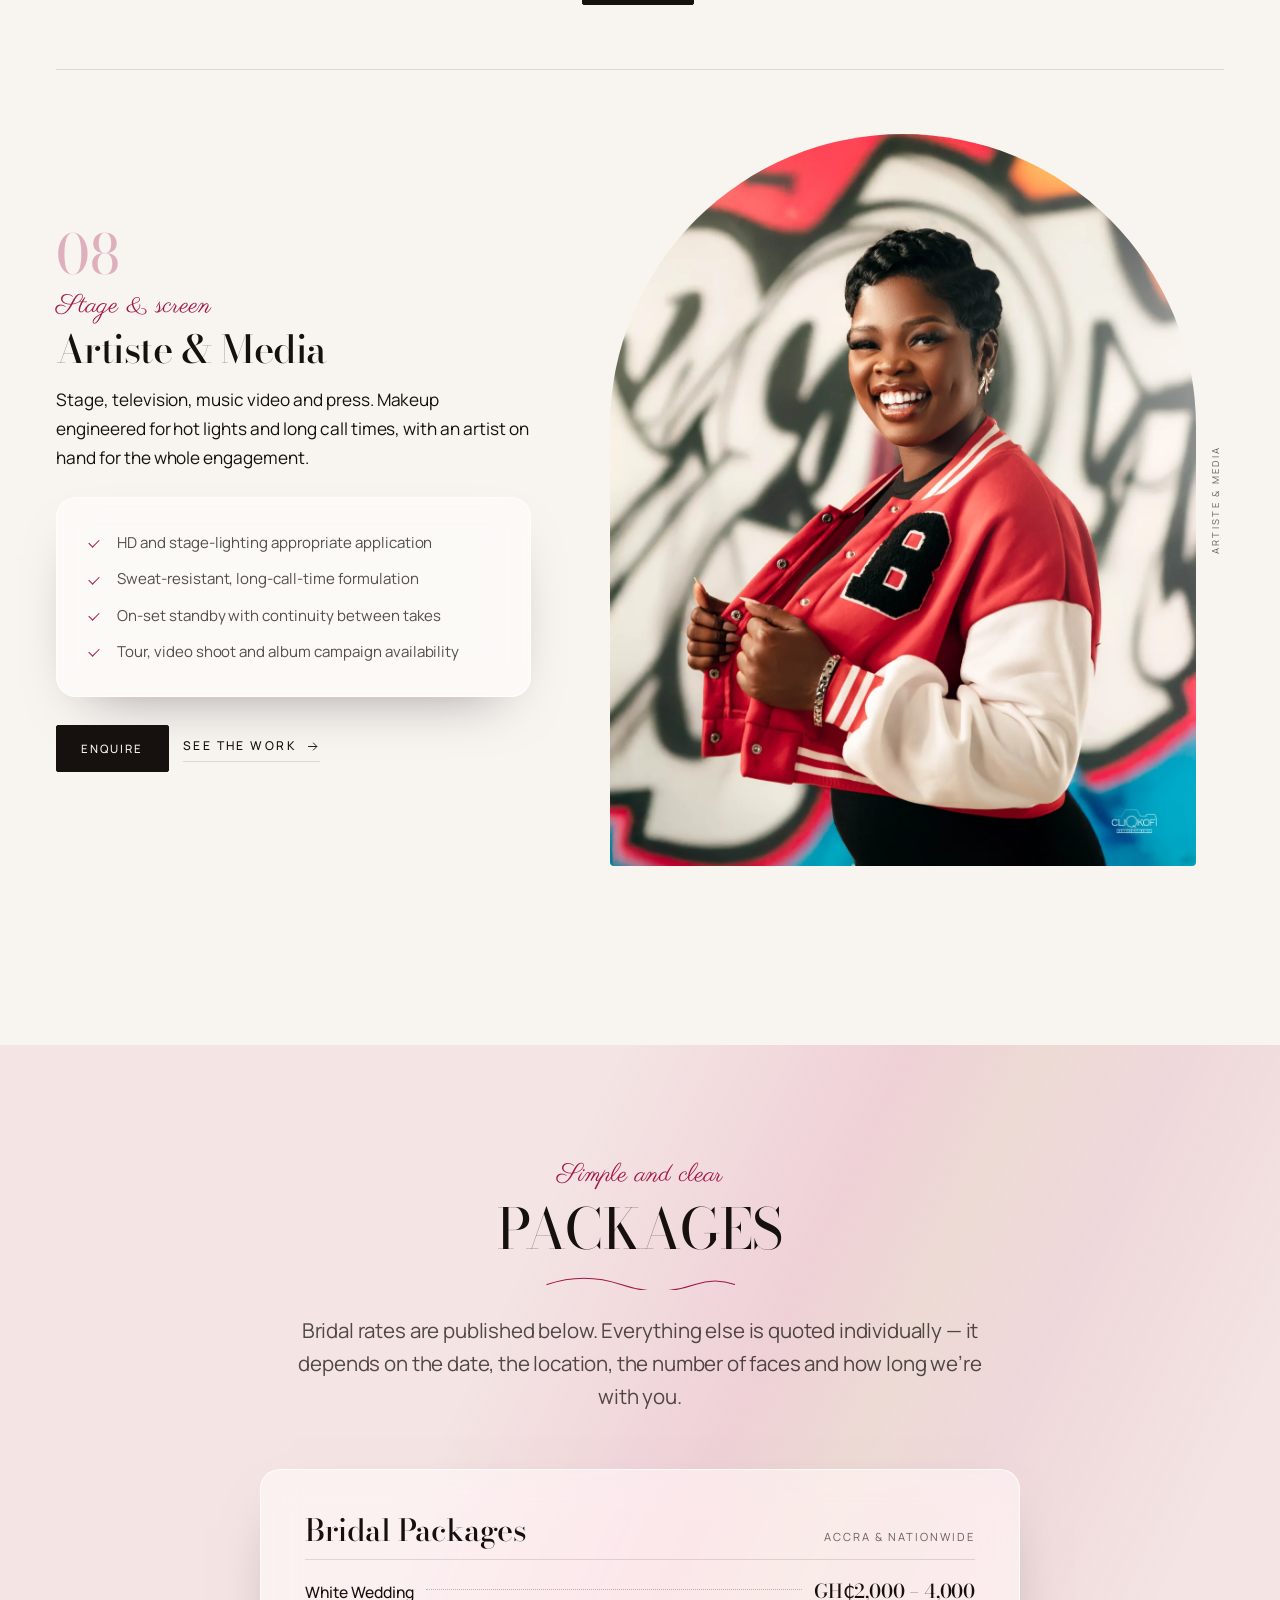
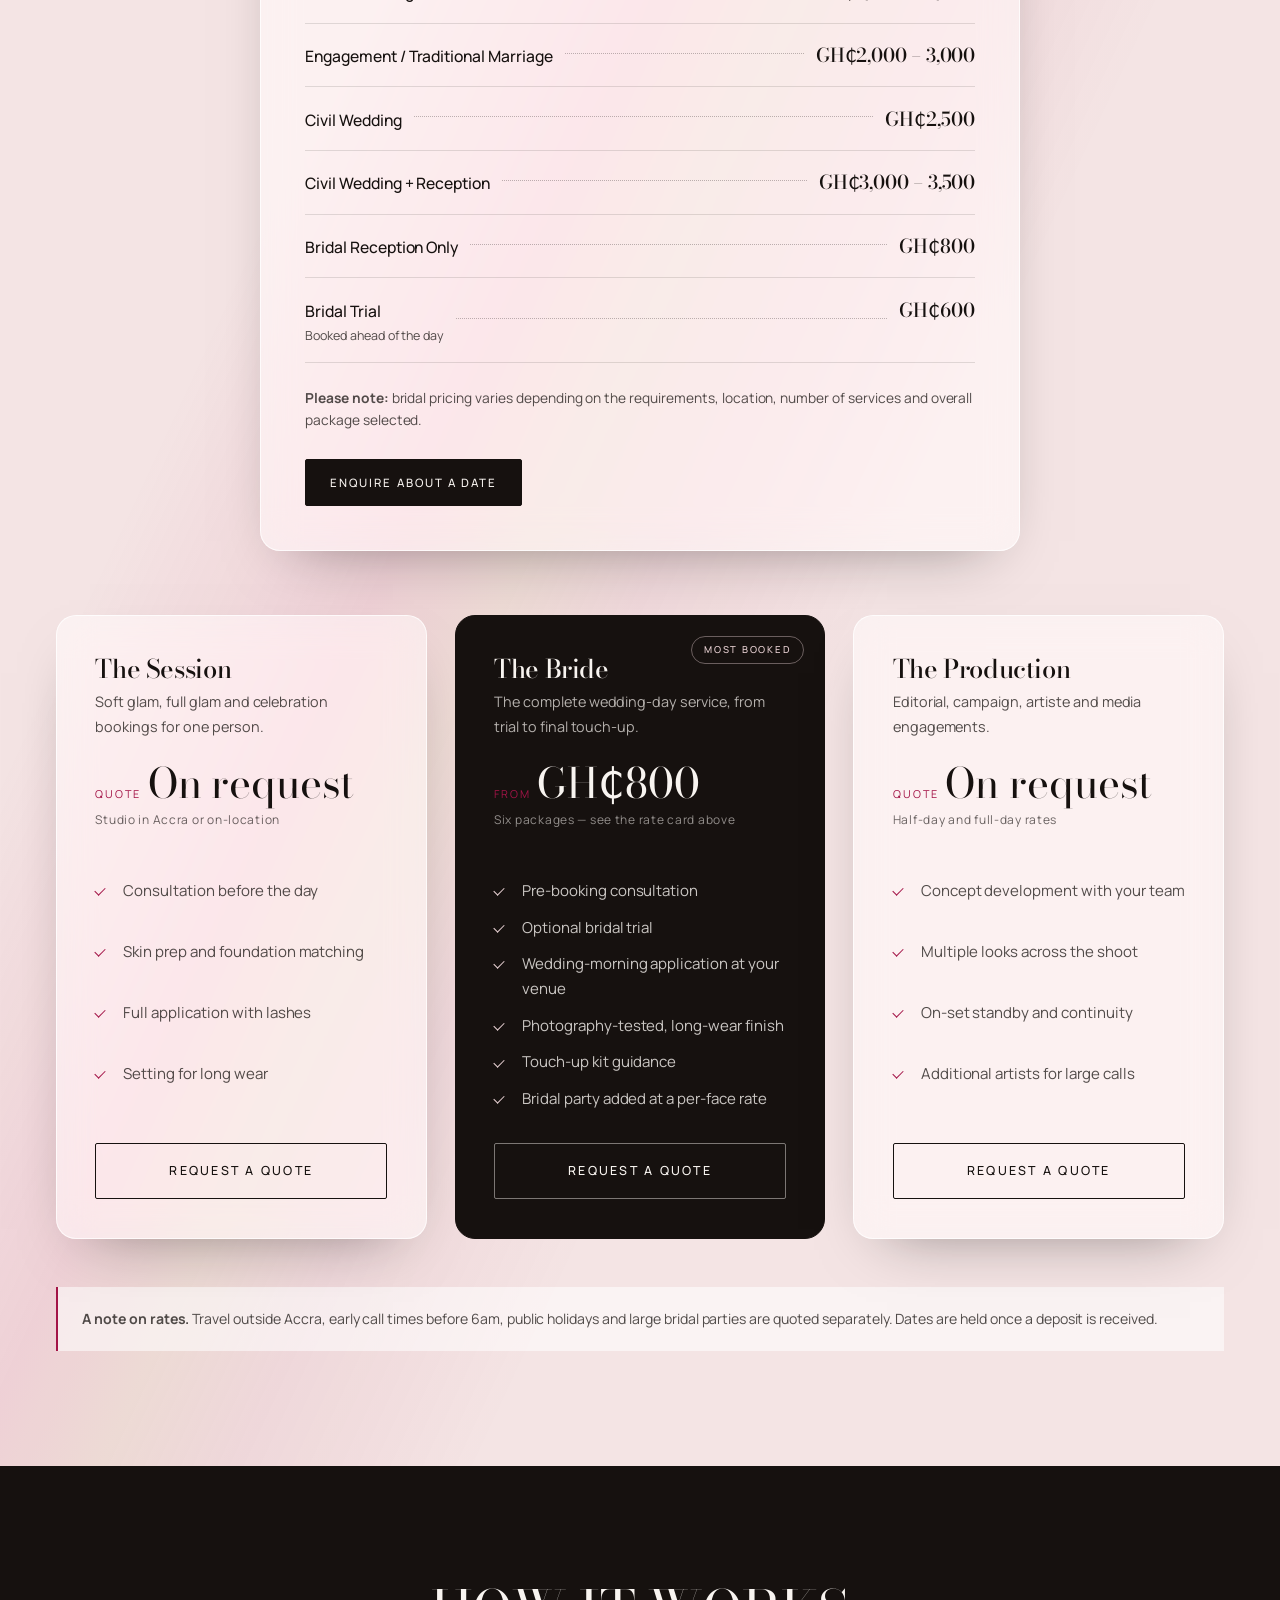
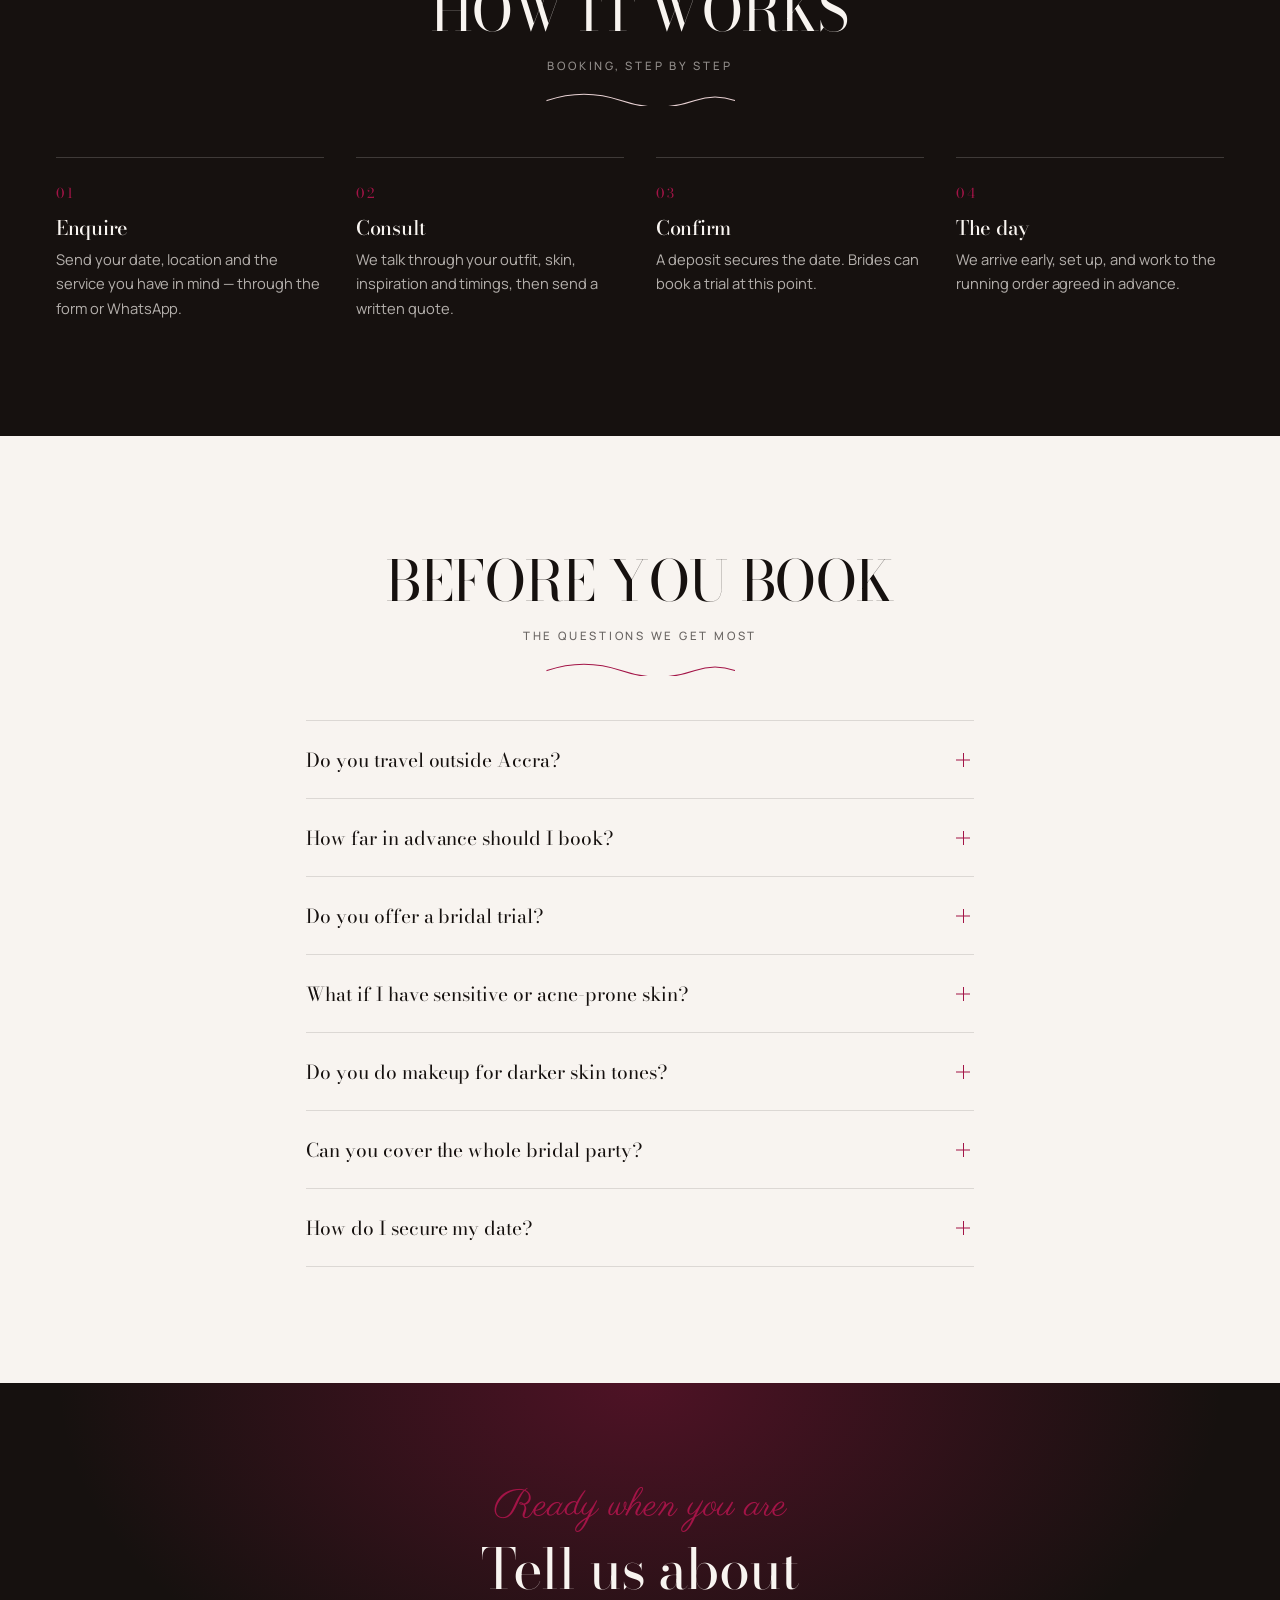
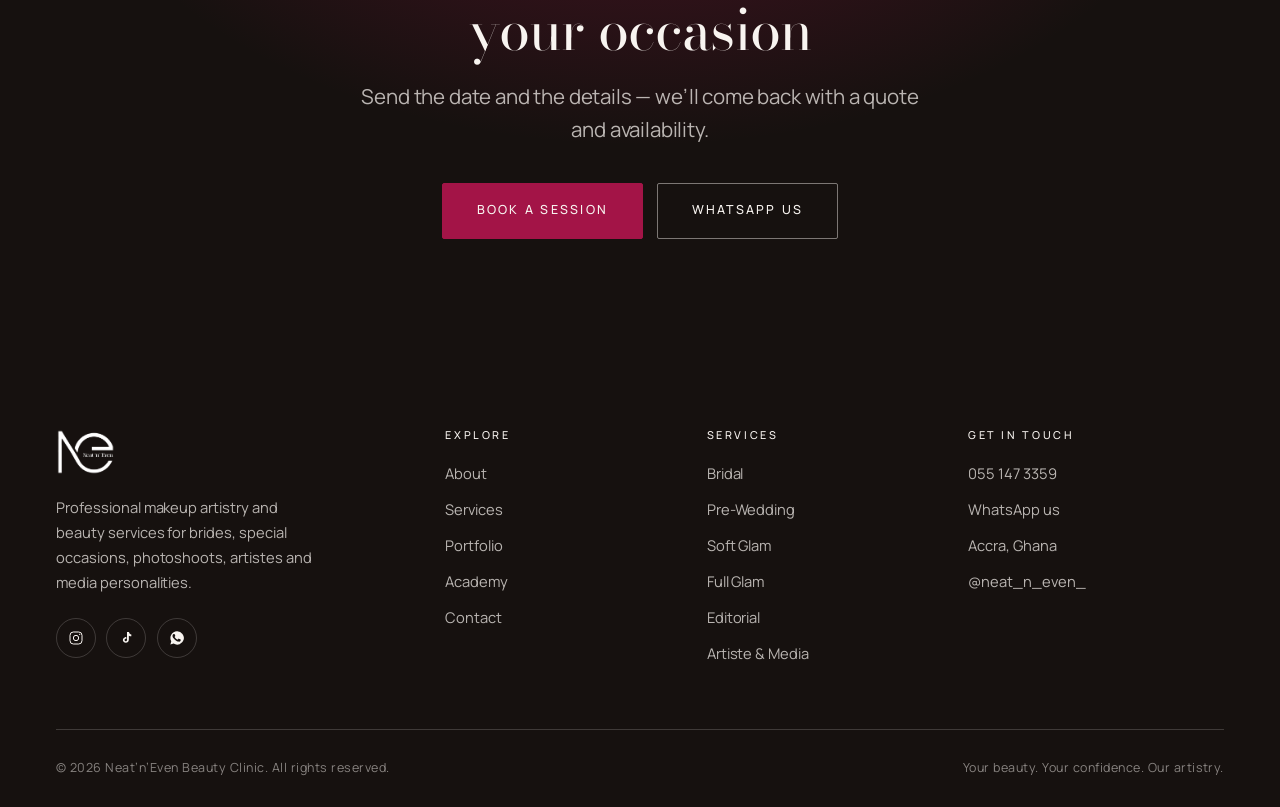
<file: services.html>
<!doctype html>
<html lang="en">
<head>
<meta charset="utf-8">
<meta name="viewport" content="width=device-width, initial-scale=1">
<title>Services &amp; Pricing — Neat'n'Even Beauty Clinic | Bridal, Glam &amp; Editorial Makeup</title>
<meta name="description" content="Bridal, pre-wedding, soft glam, full glam, celebration, editorial and artiste makeup services by Neat'n'Even Beauty Clinic, Accra. Packages, what's included and how to book.">
<link rel="canonical" href="https://neatneven.com/services.html">
<meta property="og:type" content="website">
<meta property="og:title" content="Services &amp; Pricing — Neat'n'Even Beauty Clinic">
<meta property="og:description" content="Artistry tailored to the occasion — bridal, glam, editorial and artiste makeup in Accra and beyond.">
<meta property="og:image" content="https://neatneven.com/assets/img/brand/ceo.webp">
<meta name="theme-color" content="#16110F">
<link rel="icon" href="assets/img/brand/mark.png" type="image/png">
<link rel="preconnect" href="https://fonts.googleapis.com">
<link rel="preconnect" href="https://fonts.gstatic.com" crossorigin>
<link href="https://fonts.googleapis.com/css2?family=Bodoni+Moda:ital,opsz,wght@0,6..96,400;0,6..96,500;0,6..96,600;1,6..96,400;1,6..96,500&family=Manrope:wght@300;400;500;600;700;800&family=Parisienne&display=swap" rel="stylesheet">
<script>document.documentElement.classList.add('js');</script>
<link rel="stylesheet" href="css/styles.css">
</head>
<body>
<a class="skip-link" href="#main">Skip to content</a>

<header class="site-header" id="siteHeader">
  <div class="container">
    <a class="brand" href="index.html" aria-label="Neat'n'Even Beauty Clinic — home">
      <img src="assets/img/brand/mark.png" alt="" width="120" height="92">
      <span class="brand-name">Neat&rsquo;n&rsquo;Even<small>Beauty Clinic</small></span>
    </a>
    <nav class="nav" aria-label="Primary">
      <ul>
        <li><a href="index.html">Home</a></li>
        <li><a href="about.html">About</a></li>
        <li><a href="services.html" aria-current="page">Services</a></li>
        <li><a href="gallery.html">Portfolio</a></li>
        <li><a href="academy.html">Academy</a></li>
        <li><a href="contact.html">Contact</a></li>
      </ul>
    </nav>
    <div class="header-actions">
      <a class="btn btn--sm" href="contact.html"><span>Book now</span></a>
      <button class="nav-toggle" id="navToggle" aria-expanded="false" aria-controls="mobileNav" aria-label="Open menu">
        <span></span><span></span><span></span>
      </button>
    </div>
  </div>
</header>

<div class="mobile-nav" id="mobileNav" aria-hidden="true">
  <ul>
    <li><a href="index.html">Home</a></li>
    <li><a href="about.html">About</a></li>
    <li><a href="services.html" aria-current="page">Services</a></li>
    <li><a href="gallery.html">Portfolio</a></li>
    <li><a href="academy.html">Academy</a></li>
    <li><a href="contact.html">Contact</a></li>
  </ul>
  <div class="mobile-nav-foot">
    <span class="meta">Accra, Ghana &middot; Available worldwide</span>
    <a class="btn btn--block" href="contact.html"><span>Book now</span></a>
    <a class="btn btn--ghost btn--block" href="tel:+233551473359"><span>055 147 3359</span></a>
  </div>
</div>

<main id="main">

  <!-- ============ HERO ============ -->
  <section class="hero">
    <div class="hero__bg" aria-hidden="true">
      <img src="assets/img/gallery/soft-glam/soft-glam-03.webp" alt="" width="1280" height="1600" fetchpriority="high" decoding="async">
    </div>
    <span class="sheen" aria-hidden="true"></span>
    <img class="hero-mark" src="assets/img/brand/mark.png" alt="" aria-hidden="true" width="600" height="458">

    <div class="container" style="position:relative;z-index:2">
      <div class="hero-copy">
        <nav class="breadcrumb" aria-label="Breadcrumb">
          <a href="index.html">Home</a> <span aria-hidden="true">/</span> <span>Services</span>
        </nav>
        <p class="script reveal">Artistry for every</p>
        <h1 class="reveal reveal-d1">Occasion</h1>
        <p class="lede reveal reveal-d2">
          Premium quality makeup artistry &mdash; from the wedding morning to the studio floor.
          Every booking starts with a conversation about your features, your outfit and how you
          want to feel on the day.
        </p>

        <ul class="tag-cluster reveal reveal-d3" style="margin-top:2rem">
          <li><a class="tag-pill" href="#bridal">Bridal Makeup</a></li>
          <li><a class="tag-pill" href="#pre-wedding">Pre-Wedding</a></li>
          <li><a class="tag-pill" href="#bridal-party">Bridal Party</a></li>
          <li><a class="tag-pill" href="#soft-glam">Soft Glam</a></li>
          <li><a class="tag-pill" href="#full-glam">Full Glam</a></li>
          <li><a class="tag-pill" href="#celebration">Celebration Glam</a></li>
          <li><a class="tag-pill" href="#editorial">Editorial</a></li>
          <li><a class="tag-pill" href="#artiste">Artiste &amp; Media</a></li>
          <li><a class="tag-pill tag-pill--solid" href="#pricing">&amp; Pricing</a></li>
        </ul>

        <ul class="contact-bar reveal reveal-d4" style="margin-top:2.25rem;max-width:640px">
          <li>
            <a href="https://www.instagram.com/neat_n_even_" target="_blank" rel="noopener">
              <span class="ico" aria-hidden="true">
                <svg viewBox="0 0 24 24" fill="none" stroke="currentColor" stroke-width="1.6"><rect x="3" y="3" width="18" height="18" rx="5"/><circle cx="12" cy="12" r="4"/><circle cx="17.5" cy="6.5" r="1" fill="currentColor" stroke="none"/></svg>
              </span>
              <span>@neat_n_even_</span>
            </a>
          </li>
          <li>
            <a href="tel:+233551473359">
              <span class="ico" aria-hidden="true">
                <svg viewBox="0 0 24 24" fill="none" stroke="currentColor" stroke-width="1.6"><path d="M22 16.9v3a2 2 0 01-2.2 2 19.8 19.8 0 01-8.6-3.1 19.5 19.5 0 01-6-6A19.8 19.8 0 012.1 4.2 2 2 0 014.1 2h3a2 2 0 012 1.7c.1 1 .4 1.9.7 2.8a2 2 0 01-.5 2.1L8.1 9.9a16 16 0 006 6l1.3-1.2a2 2 0 012.1-.5c.9.3 1.8.6 2.8.7a2 2 0 011.7 2z"/></svg>
              </span>
              <span>055 147 3359</span>
            </a>
          </li>
          <li>
            <span class="item">
              <span class="ico" aria-hidden="true">
                <svg viewBox="0 0 24 24" fill="none" stroke="currentColor" stroke-width="1.6"><path d="M21 10c0 6-9 13-9 13s-9-7-9-13a9 9 0 0118 0z"/><circle cx="12" cy="10" r="3"/></svg>
              </span>
              <span>Accra, Ghana</span>
            </span>
          </li>
        </ul>
      </div>

      <div class="hero-figure reveal reveal-d2" style="align-self:end">
        <div class="arch arch--frame">
          <div class="arch" style="aspect-ratio:3/4">
            <img src="assets/img/gallery/bridal/bridal-02.webp" alt="Bridal makeup with beaded headpiece by Neat'n'Even" width="1280" height="1600" decoding="async">
          </div>
        </div>
        <span class="side-label">Premium quality artistry</span>
        <ul class="thumb-row" style="margin-top:1rem;justify-content:center">
          <li><img src="assets/img/gallery/soft-glam/soft-glam-01-thumb.webp" alt="Soft glam look" width="720" height="900" loading="lazy" decoding="async"></li>
          <li><img src="assets/img/gallery/full-glam/full-glam-05-thumb.webp" alt="Full glam look" width="720" height="900" loading="lazy" decoding="async"></li>
          <li><img src="assets/img/gallery/avant-garde/avant-garde-01-thumb.webp" alt="Avant garde look" width="720" height="900" loading="lazy" decoding="async"></li>
        </ul>
      </div>
    </div>
  </section>

  <!-- ============ SERVICE DETAILS ============ -->
  <section class="section">
    <div class="container container--wide">
      <div class="head-centred" style="margin-bottom:clamp(2rem,4vw,3rem)">
        <h2 class="reveal">The Services</h2>
        <p class="sub reveal reveal-d1">Eight ways we work</p>
        <svg class="flourish reveal reveal-d1" viewBox="0 0 200 14" fill="none" aria-hidden="true">
          <path d="M2 8c26-9 52-9 78 0s52 9 78 0c14-5 28-5 42 0" stroke="currentColor" stroke-width="1.1" stroke-linecap="round"/>
        </svg>
      </div>

      <article class="svc" id="bridal">
        <div class="svc__media reveal">
          <div class="arch"><img src="assets/img/gallery/bridal/bridal-02.webp" alt="Bridal makeup with beaded headpiece" width="1280" height="1600" loading="lazy" decoding="async"></div>
          <span class="side-label">Bridal</span>
        </div>
        <div class="svc__body reveal reveal-d1">
          <span class="svc__num" aria-hidden="true">01</span>
          <p class="script script--sm">Your wedding day</p>
          <h3 style="font-size:clamp(1.7rem,3vw,2.4rem);margin-top:0.35rem">Bridal Makeup</h3>
          <p style="margin-top:1rem">
            The look you will see in every photograph for the rest of your life. We design it in advance,
            trial it properly, and execute it calmly on the morning itself &mdash; built to last from the
            first-look through to the last dance.
          </p>
          <div class="glass svc__panel">
            <ul class="tick-list" style="margin-top:0">
              <li>Consultation covering gown, jewellery, venue lighting and skin type</li>
              <li>Optional bridal trial ahead of the day</li>
              <li>Long-wear, photography-tested application</li>
              <li>Touch-up guidance and kit recommendations</li>
              <li>Travel to your venue or hotel across Ghana and internationally</li>
            </ul>
          </div>
          <div class="btn-row" style="margin-top:1.75rem">
            <a class="btn btn--sm" href="contact.html?service=Bridal%20Makeup"><span>Enquire</span></a>
            <a class="link-arrow" href="gallery.html#bridal">See bridal work
              <svg viewBox="0 0 24 24" fill="none" stroke="currentColor" stroke-width="1.5" aria-hidden="true"><path d="M5 12h14M13 6l6 6-6 6"/></svg>
            </a>
          </div>
        </div>
      </article>

      <article class="svc" id="pre-wedding">
        <div class="svc__media reveal">
          <div class="arch"><img src="assets/img/gallery/pre-wedding/pre-wedding-02.webp" alt="Pre-wedding shoot makeup" width="1280" height="1600" loading="lazy" decoding="async"></div>
          <span class="side-label side-label--right">Pre-Wedding</span>
        </div>
        <div class="svc__body reveal reveal-d1">
          <span class="svc__num" aria-hidden="true">02</span>
          <p class="script script--sm">Before the big day</p>
          <h3 style="font-size:clamp(1.7rem,3vw,2.4rem);margin-top:0.35rem">Pre-Wedding &amp; Engagement</h3>
          <p style="margin-top:1rem">
            Proposals, engagement portraits, traditional ceremonies and save-the-date shoots. A softer,
            camera-forward finish that still reads as you across every frame and outfit change.
          </p>
          <div class="glass svc__panel">
            <ul class="tick-list" style="margin-top:0">
              <li>Coordinated with your photographer&rsquo;s concept and location</li>
              <li>Multiple looks across outfit changes where required</li>
              <li>On-set touch-ups for the duration of the shoot</li>
              <li>Partner grooming available on request</li>
            </ul>
          </div>
          <div class="btn-row" style="margin-top:1.75rem">
            <a class="btn btn--sm" href="contact.html?service=Pre-Wedding%20%26%20Engagement"><span>Enquire</span></a>
            <a class="link-arrow" href="gallery.html#pre-wedding">See the work
              <svg viewBox="0 0 24 24" fill="none" stroke="currentColor" stroke-width="1.5" aria-hidden="true"><path d="M5 12h14M13 6l6 6-6 6"/></svg>
            </a>
          </div>
        </div>
      </article>

      <article class="svc" id="bridal-party">
        <div class="svc__media reveal">
          <div class="arch"><img src="assets/img/gallery/bridesmaids/bridesmaids-01.webp" alt="Bridesmaids group makeup" width="1280" height="1280" loading="lazy" decoding="async"></div>
          <span class="side-label">Bridal Party</span>
        </div>
        <div class="svc__body reveal reveal-d1">
          <span class="svc__num" aria-hidden="true">03</span>
          <p class="script script--sm">The whole party</p>
          <h3 style="font-size:clamp(1.7rem,3vw,2.4rem);margin-top:0.35rem">Bridal Party &amp; Bridesmaids</h3>
          <p style="margin-top:1rem">
            Bridesmaids, mothers of the couple and family &mdash; a coordinated look for the whole party,
            delivered to a schedule that keeps the morning calm and on time.
          </p>
          <div class="glass svc__panel">
            <ul class="tick-list" style="margin-top:0">
              <li>Group bookings with a written running order</li>
              <li>A palette that complements the bride without competing</li>
              <li>Skin tones matched individually, not batched</li>
              <li>Additional artists brought in for large parties</li>
            </ul>
          </div>
          <div class="btn-row" style="margin-top:1.75rem">
            <a class="btn btn--sm" href="contact.html?service=Bridal%20Party%20%26%20Bridesmaids"><span>Enquire</span></a>
            <a class="link-arrow" href="gallery.html#bridesmaids">See the work
              <svg viewBox="0 0 24 24" fill="none" stroke="currentColor" stroke-width="1.5" aria-hidden="true"><path d="M5 12h14M13 6l6 6-6 6"/></svg>
            </a>
          </div>
        </div>
      </article>

      <article class="svc" id="soft-glam">
        <div class="svc__media reveal">
          <div class="arch"><img src="assets/img/gallery/soft-glam/soft-glam-03.webp" alt="Soft glam makeup portrait" width="1280" height="1600" loading="lazy" decoding="async"></div>
          <span class="side-label side-label--right">Soft Glam</span>
        </div>
        <div class="svc__body reveal reveal-d1">
          <span class="svc__num" aria-hidden="true">04</span>
          <p class="script script--sm">Natural &amp; polished</p>
          <h3 style="font-size:clamp(1.7rem,3vw,2.4rem);margin-top:0.35rem">Soft Glam</h3>
          <p style="margin-top:1rem">
            Polished but understated. Clean skin, a defined eye and a natural lip &mdash; the look for church,
            corporate portraits, dinners and any day you want to look like the best version of yourself.
          </p>
          <div class="glass svc__panel">
            <ul class="tick-list" style="margin-top:0">
              <li>Skin preparation matched to your type and finish preference</li>
              <li>Precise foundation matching &mdash; no grey cast, no mask line</li>
              <li>Brows shaped and softened, not drawn on</li>
              <li>Comfortable enough to forget you are wearing it</li>
            </ul>
          </div>
          <div class="btn-row" style="margin-top:1.75rem">
            <a class="btn btn--sm" href="contact.html?service=Soft%20Glam"><span>Enquire</span></a>
            <a class="link-arrow" href="gallery.html#soft-glam">See the work
              <svg viewBox="0 0 24 24" fill="none" stroke="currentColor" stroke-width="1.5" aria-hidden="true"><path d="M5 12h14M13 6l6 6-6 6"/></svg>
            </a>
          </div>
        </div>
      </article>

      <article class="svc" id="full-glam">
        <div class="svc__media reveal">
          <div class="arch"><img src="assets/img/gallery/full-glam/full-glam-05.webp" alt="Full glam makeup portrait" width="1280" height="1600" loading="lazy" decoding="async"></div>
          <span class="side-label">Full Glam</span>
        </div>
        <div class="svc__body reveal reveal-d1">
          <span class="svc__num" aria-hidden="true">05</span>
          <p class="script script--sm">Bold confidence</p>
          <h3 style="font-size:clamp(1.7rem,3vw,2.4rem);margin-top:0.35rem">Full Glam</h3>
          <p style="margin-top:1rem">
            Full definition for the nights that matter. Sculpted contour, a dramatic eye, lashes and a
            high-impact lip &mdash; balanced so it reads beautifully in person and on camera.
          </p>
          <div class="glass svc__panel">
            <ul class="tick-list" style="margin-top:0">
              <li>Contour, blush and highlight built to your bone structure</li>
              <li>Eyeshadow blending and cut-crease work</li>
              <li>Lash application included</li>
              <li>Set to survive heat, dancing and a long night</li>
            </ul>
          </div>
          <div class="btn-row" style="margin-top:1.75rem">
            <a class="btn btn--sm" href="contact.html?service=Full%20Glam"><span>Enquire</span></a>
            <a class="link-arrow" href="gallery.html#full-glam">See the work
              <svg viewBox="0 0 24 24" fill="none" stroke="currentColor" stroke-width="1.5" aria-hidden="true"><path d="M5 12h14M13 6l6 6-6 6"/></svg>
            </a>
          </div>
        </div>
      </article>

      <article class="svc" id="celebration">
        <div class="svc__media reveal">
          <div class="arch"><img src="assets/img/gallery/birthday-glam/birthday-glam-03.webp" alt="Birthday celebration makeup" width="1280" height="1600" loading="lazy" decoding="async"></div>
          <span class="side-label side-label--right">Celebration</span>
        </div>
        <div class="svc__body reveal reveal-d1">
          <span class="svc__num" aria-hidden="true">06</span>
          <p class="script script--sm">Your moment</p>
          <h3 style="font-size:clamp(1.7rem,3vw,2.4rem);margin-top:0.35rem">Birthday &amp; Celebration Glam</h3>
          <p style="margin-top:1rem">
            Birthdays, graduations, anniversaries, milestone shoots. A look designed around your theme and
            outfit, made for photographs you&rsquo;ll actually want to post.
          </p>
          <div class="glass svc__panel">
            <ul class="tick-list" style="margin-top:0">
              <li>Colour direction built from your theme or outfit</li>
              <li>Creative eye work &mdash; glitter, colour and graphic liner on request</li>
              <li>Group bookings for the birthday party</li>
              <li>Studio or on-location</li>
            </ul>
          </div>
          <div class="btn-row" style="margin-top:1.75rem">
            <a class="btn btn--sm" href="contact.html?service=Birthday%20%26%20Celebration%20Glam"><span>Enquire</span></a>
            <a class="link-arrow" href="gallery.html#birthday-glam">See the work
              <svg viewBox="0 0 24 24" fill="none" stroke="currentColor" stroke-width="1.5" aria-hidden="true"><path d="M5 12h14M13 6l6 6-6 6"/></svg>
            </a>
          </div>
        </div>
      </article>

      <article class="svc" id="editorial">
        <div class="svc__media reveal">
          <div class="arch"><img src="assets/img/gallery/avant-garde/avant-garde-01.webp" alt="Avant garde editorial makeup" width="1280" height="1600" loading="lazy" decoding="async"></div>
          <span class="side-label">Editorial</span>
        </div>
        <div class="svc__body reveal reveal-d1">
          <span class="svc__num" aria-hidden="true">07</span>
          <p class="script script--sm">Concept led</p>
          <h3 style="font-size:clamp(1.7rem,3vw,2.4rem);margin-top:0.35rem">Editorial &amp; Avant Garde</h3>
          <p style="margin-top:1rem">
            Concept-led work for photographers, stylists and brands. Sculptural, colour-forward and built
            for the lens &mdash; where makeup becomes part of the art direction rather than a finishing touch.
          </p>
          <div class="glass svc__panel">
            <ul class="tick-list" style="margin-top:0">
              <li>Mood-board development with your creative team</li>
              <li>Body and face art, colour work and unconventional textures</li>
              <li>Full-day availability on set with continuity between shots</li>
              <li>Campaign, lookbook and magazine work</li>
            </ul>
          </div>
          <div class="btn-row" style="margin-top:1.75rem">
            <a class="btn btn--sm" href="contact.html?service=Editorial%20%26%20Avant%20Garde"><span>Enquire</span></a>
            <a class="link-arrow" href="gallery.html#avant-garde">See the work
              <svg viewBox="0 0 24 24" fill="none" stroke="currentColor" stroke-width="1.5" aria-hidden="true"><path d="M5 12h14M13 6l6 6-6 6"/></svg>
            </a>
          </div>
        </div>
      </article>

      <article class="svc" id="artiste">
        <div class="svc__media reveal">
          <div class="arch"><img src="assets/img/gallery/photoshoot/photoshoot-04.webp" alt="Artiste and media makeup" width="1280" height="1600" loading="lazy" decoding="async"></div>
          <span class="side-label side-label--right">Artiste &amp; Media</span>
        </div>
        <div class="svc__body reveal reveal-d1">
          <span class="svc__num" aria-hidden="true">08</span>
          <p class="script script--sm">Stage &amp; screen</p>
          <h3 style="font-size:clamp(1.7rem,3vw,2.4rem);margin-top:0.35rem">Artiste &amp; Media</h3>
          <p style="margin-top:1rem">
            Stage, television, music video and press. Makeup engineered for hot lights and long call times,
            with an artist on hand for the whole engagement.
          </p>
          <div class="glass svc__panel">
            <ul class="tick-list" style="margin-top:0">
              <li>HD and stage-lighting appropriate application</li>
              <li>Sweat-resistant, long-call-time formulation</li>
              <li>On-set standby with continuity between takes</li>
              <li>Tour, video shoot and album campaign availability</li>
            </ul>
          </div>
          <div class="btn-row" style="margin-top:1.75rem">
            <a class="btn btn--sm" href="contact.html?service=Artiste%20%26%20Media"><span>Enquire</span></a>
            <a class="link-arrow" href="gallery.html#photoshoot">See the work
              <svg viewBox="0 0 24 24" fill="none" stroke="currentColor" stroke-width="1.5" aria-hidden="true"><path d="M5 12h14M13 6l6 6-6 6"/></svg>
            </a>
          </div>
        </div>
      </article>

    </div>
  </section>

  <!-- ============ PRICING ============ -->
  <!--
    PRICING
    Bridal rates in the rate card below are the client's real published rates.
    "The Session" and "The Production" cards still show "On request" — replace
    the text inside <span class="price-card__amount"> when those rates are set.
  -->
  <section class="section section--blush" id="pricing" style="position:relative;overflow:hidden">
    <span class="sheen" aria-hidden="true"></span>
    <div class="container container--wide" style="position:relative;z-index:2">
      <div class="head-centred" style="margin-bottom:clamp(2.5rem,5vw,3.5rem)">
        <p class="script script--sm reveal">Simple and clear</p>
        <h2 class="reveal reveal-d1" style="margin-top:0.4rem">Packages</h2>
        <svg class="flourish reveal reveal-d1" viewBox="0 0 200 14" fill="none" aria-hidden="true">
          <path d="M2 8c26-9 52-9 78 0s52 9 78 0c14-5 28-5 42 0" stroke="currentColor" stroke-width="1.1" stroke-linecap="round"/>
        </svg>
        <p class="lede reveal reveal-d2" style="margin-top:1.5rem">
          Bridal rates are published below. Everything else is quoted individually &mdash; it depends on the
          date, the location, the number of faces and how long we&rsquo;re with you.
        </p>
      </div>

      <!-- ============ BRIDAL RATE CARD ============ -->
      <div class="glass rate-card reveal" style="max-width:760px;margin-inline:auto">
        <div class="rate-card__head">
          <h3>Bridal Packages</h3>
          <span class="meta">Accra &amp; nationwide</span>
        </div>

        <ul class="rate-list">
          <li>
            <span class="name">White Wedding</span>
            <span class="lead" aria-hidden="true"></span>
            <span class="amt is-range">GH&#8373;2,000 &ndash; 4,000</span>
          </li>
          <li>
            <span class="name">Engagement / Traditional Marriage</span>
            <span class="lead" aria-hidden="true"></span>
            <span class="amt is-range">GH&#8373;2,000 &ndash; 3,000</span>
          </li>
          <li>
            <span class="name">Civil Wedding</span>
            <span class="lead" aria-hidden="true"></span>
            <span class="amt">GH&#8373;2,500</span>
          </li>
          <li>
            <span class="name">Civil Wedding + Reception</span>
            <span class="lead" aria-hidden="true"></span>
            <span class="amt is-range">GH&#8373;3,000 &ndash; 3,500</span>
          </li>
          <li>
            <span class="name">Bridal Reception Only</span>
            <span class="lead" aria-hidden="true"></span>
            <span class="amt">GH&#8373;800</span>
          </li>
          <li>
            <span class="name">Bridal Trial<small>Booked ahead of the day</small></span>
            <span class="lead" aria-hidden="true"></span>
            <span class="amt">GH&#8373;600</span>
          </li>
        </ul>

        <p class="rate-card__note">
          <strong>Please note:</strong> bridal pricing varies depending on the requirements, location,
          number of services and overall package selected.
        </p>

        <div class="btn-row" style="margin-top:1.75rem">
          <a class="btn btn--sm" href="contact.html?service=Bridal%20Makeup"><span>Enquire about a date</span></a>
        </div>
      </div>

      <div class="price-grid" style="margin-top:clamp(2.5rem,5vw,4rem)">
        <div class="price-card glass reveal">
          <h3>The Session</h3>
          <p class="price-card__desc">Soft glam, full glam and celebration bookings for one person.</p>
          <span class="price-card__amount"><span class="from">Quote</span> On request</span>
          <p class="price-card__note">Studio in Accra or on-location</p>
          <ul class="tick-list">
            <li>Consultation before the day</li>
            <li>Skin prep and foundation matching</li>
            <li>Full application with lashes</li>
            <li>Setting for long wear</li>
          </ul>
          <a class="btn btn--ghost btn--block" href="contact.html?service=Soft%20Glam"><span>Request a quote</span></a>
        </div>

        <div class="price-card price-card--featured reveal reveal-d1">
          <span class="price-card__flag">Most booked</span>
          <h3>The Bride</h3>
          <p class="price-card__desc">The complete wedding-day service, from trial to final touch-up.</p>
          <span class="price-card__amount"><span class="from">From</span> GH&#8373;800</span>
          <p class="price-card__note">Six packages &mdash; see the rate card above</p>
          <ul class="tick-list">
            <li>Pre-booking consultation</li>
            <li>Optional bridal trial</li>
            <li>Wedding-morning application at your venue</li>
            <li>Photography-tested, long-wear finish</li>
            <li>Touch-up kit guidance</li>
            <li>Bridal party added at a per-face rate</li>
          </ul>
          <a class="btn btn--light btn--block" href="contact.html?service=Bridal%20Makeup"><span>Request a quote</span></a>
        </div>

        <div class="price-card glass reveal reveal-d2">
          <h3>The Production</h3>
          <p class="price-card__desc">Editorial, campaign, artiste and media engagements.</p>
          <span class="price-card__amount"><span class="from">Quote</span> On request</span>
          <p class="price-card__note">Half-day and full-day rates</p>
          <ul class="tick-list">
            <li>Concept development with your team</li>
            <li>Multiple looks across the shoot</li>
            <li>On-set standby and continuity</li>
            <li>Additional artists for large calls</li>
          </ul>
          <a class="btn btn--ghost btn--block" href="contact.html?service=Editorial%20%26%20Avant%20Garde"><span>Request a quote</span></a>
        </div>
      </div>

      <p class="price-note reveal" style="background:rgba(255,255,255,.55)">
        <strong>A note on rates.</strong> Travel outside Accra, early call times before 6am, public holidays
        and large bridal parties are quoted separately. Dates are held once a deposit is received.
      </p>
    </div>
  </section>

  <!-- ============ PROCESS ============ -->
  <section class="section section--ink">
    <div class="container container--wide">
      <div class="head-centred" style="margin-bottom:clamp(2.5rem,4vw,3.25rem)">
        <h2 class="reveal">How It Works</h2>
        <p class="sub reveal reveal-d1">Booking, step by step</p>
        <svg class="flourish reveal reveal-d1" viewBox="0 0 200 14" fill="none" aria-hidden="true">
          <path d="M2 8c26-9 52-9 78 0s52 9 78 0c14-5 28-5 42 0" stroke="currentColor" stroke-width="1.1" stroke-linecap="round"/>
        </svg>
      </div>
      <ol class="steps steps--4">
        <li class="step reveal">
          <h3>Enquire</h3>
          <p>Send your date, location and the service you have in mind &mdash; through the form or WhatsApp.</p>
        </li>
        <li class="step reveal reveal-d1">
          <h3>Consult</h3>
          <p>We talk through your outfit, skin, inspiration and timings, then send a written quote.</p>
        </li>
        <li class="step reveal reveal-d2">
          <h3>Confirm</h3>
          <p>A deposit secures the date. Brides can book a trial at this point.</p>
        </li>
        <li class="step reveal reveal-d3">
          <h3>The day</h3>
          <p>We arrive early, set up, and work to the running order agreed in advance.</p>
        </li>
      </ol>
    </div>
  </section>

  <!-- ============ FAQ ============ -->
  <section class="section">
    <div class="container container--narrow">
      <div class="head-centred" style="margin-bottom:clamp(2rem,4vw,2.75rem)">
        <h2 class="reveal">Before You Book</h2>
        <p class="sub reveal reveal-d1">The questions we get most</p>
        <svg class="flourish reveal reveal-d1" viewBox="0 0 200 14" fill="none" aria-hidden="true">
          <path d="M2 8c26-9 52-9 78 0s52 9 78 0c14-5 28-5 42 0" stroke="currentColor" stroke-width="1.1" stroke-linecap="round"/>
        </svg>
      </div>
      <div class="faq reveal reveal-d1">
        <details>
          <summary>Do you travel outside Accra?</summary>
          <div class="faq-body">Yes. We take bookings across Ghana and internationally. Travel, accommodation and early call times are quoted on top of the service rate, and we&rsquo;ll always put that in writing before you commit.</div>
        </details>
        <details>
          <summary>How far in advance should I book?</summary>
          <div class="faq-body">For weddings, as early as you can &mdash; peak wedding months fill first. For sessions and shoots, a week or two is usually comfortable, but do ask about short-notice availability; we can often accommodate it.</div>
        </details>
        <details>
          <summary>Do you offer a bridal trial?</summary>
          <div class="faq-body">Yes, and we recommend it. A trial lets us test the look in daylight and on camera, adjust the finish for your skin, and lock in exactly what happens on the morning so there are no surprises.</div>
        </details>
        <details>
          <summary>What if I have sensitive or acne-prone skin?</summary>
          <div class="faq-body">Tell us at the consultation. Skin preparation is adjusted to your type, and we can work with non-comedogenic and fragrance-free products. If you have a known allergy, we&rsquo;ll patch test in advance.</div>
        </details>
        <details>
          <summary>Do you do makeup for darker skin tones?</summary>
          <div class="faq-body">Always. Foundation matching across the full range of deep and rich skin tones is core to how we work &mdash; no grey cast, no ashy finish, no mask line at the jaw.</div>
        </details>
        <details>
          <summary>Can you cover the whole bridal party?</summary>
          <div class="faq-body">Yes. Bridesmaids, mothers and family are booked at a per-face rate, and we bring additional artists for larger parties so the morning stays on schedule.</div>
        </details>
        <details>
          <summary>How do I secure my date?</summary>
          <div class="faq-body">A deposit confirms the booking. Until that&rsquo;s received the date stays open to other enquiries, so if you&rsquo;re certain, it&rsquo;s worth confirming early.</div>
        </details>
      </div>
    </div>
  </section>

  <!-- ============ CTA ============ -->
  <section class="cta-band">
    <div class="container">
      <p class="script reveal">Ready when you are</p>
      <h2 class="reveal reveal-d1" style="margin-top:0.5rem">Tell us about your occasion</h2>
      <p class="lede reveal reveal-d2">
        Send the date and the details &mdash; we&rsquo;ll come back with a quote and availability.
      </p>
      <div class="btn-row reveal reveal-d3">
        <a class="btn btn--rose" href="contact.html"><span>Book a session</span></a>
        <a class="btn btn--light" href="https://wa.me/233551473359" target="_blank" rel="noopener"><span>WhatsApp us</span></a>
      </div>
    </div>
  </section>

</main>

<footer class="site-footer">
  <div class="container container--wide">
    <div class="footer-grid">
      <div class="footer-brand">
        <img src="assets/img/brand/logo.png" alt="Neat'n'Even Beauty Clinic" width="240" height="185" loading="lazy">
        <p>Professional makeup artistry and beauty services for brides, special occasions, photoshoots, artistes and media personalities.</p>
        <div class="socials">
          <a href="https://www.instagram.com/neat_n_even_" target="_blank" rel="noopener" aria-label="Instagram">
            <svg viewBox="0 0 24 24" fill="none" stroke="currentColor" stroke-width="1.5" aria-hidden="true"><rect x="3" y="3" width="18" height="18" rx="5"/><circle cx="12" cy="12" r="4"/><circle cx="17.5" cy="6.5" r="1" fill="currentColor" stroke="none"/></svg>
          </a>
          <a href="https://www.tiktok.com/@neat_n_even_" target="_blank" rel="noopener" aria-label="TikTok">
            <svg viewBox="0 0 24 24" fill="currentColor" aria-hidden="true"><path d="M16.5 3c.3 2.1 1.6 3.6 3.5 3.9v2.6c-1.3.1-2.6-.3-3.7-1v5.9c0 4.9-5.3 6.4-8 3.2-1.9-2.3-1.1-6.2 2.4-6.9.6-.1 1.2-.1 1.8 0v2.7c-1.6-.5-2.9.6-2.6 2 .2 1.3 1.8 1.9 2.9 1 .5-.4.7-1 .7-1.9V3z"/></svg>
          </a>
          <a href="https://wa.me/233551473359" target="_blank" rel="noopener" aria-label="WhatsApp">
            <svg viewBox="0 0 24 24" fill="currentColor" aria-hidden="true"><path d="M12 2a10 10 0 00-8.6 15l-1.3 4.7 4.8-1.3A10 10 0 1012 2zm5.6 14.1c-.2.7-1.4 1.3-2 1.4-.5.1-1.2.1-1.9-.1-.4-.1-1-.3-1.8-.6-3.1-1.3-5.1-4.4-5.3-4.7-.2-.2-1.3-1.7-1.3-3.2s.8-2.3 1.1-2.6c.3-.3.6-.4.8-.4h.6c.2 0 .4 0 .7.5.2.6.8 2 .9 2.1.1.2.1.3 0 .5-.1.2-.2.3-.3.5l-.5.5c-.2.2-.3.3-.2.6.2.3.8 1.4 1.8 2.2 1.2 1.1 2.2 1.4 2.5 1.6.3.1.5.1.6-.1s.7-.9.9-1.2c.2-.3.4-.2.6-.1l2 1c.3.1.5.2.6.3.1.3.1.8-.1 1.5z"/></svg>
          </a>
        </div>
      </div>
      <div class="footer-col">
        <h4>Explore</h4>
        <ul>
          <li><a href="about.html">About</a></li>
          <li><a href="services.html">Services</a></li>
          <li><a href="gallery.html">Portfolio</a></li>
          <li><a href="academy.html">Academy</a></li>
          <li><a href="contact.html">Contact</a></li>
        </ul>
      </div>
      <div class="footer-col">
        <h4>Services</h4>
        <ul>
          <li><a href="services.html#bridal">Bridal</a></li>
          <li><a href="services.html#pre-wedding">Pre-Wedding</a></li>
          <li><a href="services.html#soft-glam">Soft Glam</a></li>
          <li><a href="services.html#full-glam">Full Glam</a></li>
          <li><a href="services.html#editorial">Editorial</a></li>
          <li><a href="services.html#artiste">Artiste &amp; Media</a></li>
        </ul>
      </div>
      <div class="footer-col">
        <h4>Get in touch</h4>
        <ul>
          <li><a href="tel:+233551473359">055 147 3359</a></li>
          <li><a href="https://wa.me/233551473359" target="_blank" rel="noopener">WhatsApp us</a></li>
          <li>Accra, Ghana</li>
          <li><a href="https://www.instagram.com/neat_n_even_" target="_blank" rel="noopener">@neat_n_even_</a></li>
        </ul>
      </div>
    </div>
    <div class="footer-bottom">
      <span>&copy; <span id="year">2026</span> Neat&rsquo;n&rsquo;Even Beauty Clinic. All rights reserved.</span>
      <span>Your beauty. Your confidence. Our artistry.</span>
    </div>
  </div>
</footer>

<a class="wa-float" id="waFloat" href="https://wa.me/233551473359?text=Hello%20Neat'n'Even%2C%20I'd%20like%20to%20book%20a%20session." target="_blank" rel="noopener" aria-label="Chat with us on WhatsApp">
  <svg viewBox="0 0 24 24" fill="currentColor" aria-hidden="true"><path d="M12 2a10 10 0 00-8.6 15l-1.3 4.7 4.8-1.3A10 10 0 1012 2zm5.6 14.1c-.2.7-1.4 1.3-2 1.4-.5.1-1.2.1-1.9-.1-.4-.1-1-.3-1.8-.6-3.1-1.3-5.1-4.4-5.3-4.7-.2-.2-1.3-1.7-1.3-3.2s.8-2.3 1.1-2.6c.3-.3.6-.4.8-.4h.6c.2 0 .4 0 .7.5.2.6.8 2 .9 2.1.1.2.1.3 0 .5-.1.2-.2.3-.3.5l-.5.5c-.2.2-.3.3-.2.6.2.3.8 1.4 1.8 2.2 1.2 1.1 2.2 1.4 2.5 1.6.3.1.5.1.6-.1s.7-.9.9-1.2c.2-.3.4-.2.6-.1l2 1c.3.1.5.2.6.3.1.3.1.8-.1 1.5z"/></svg>
</a>

<script src="js/main.js" defer></script>
</body>
</html>
</file>
<file: css/styles.css>
/* =========================================================================
   Neat'n'Even Beauty Clinic — site styles
   Palette: warm ink, cream, blush, deep rose. Display type: Bodoni Moda.
   ========================================================================= */

/* ---------- 1. Tokens ---------- */
:root {
  --ink: #16110F;
  --ink-70: rgba(22, 17, 15, 0.74);
  /* muted text. 0.5 alpha only reached 3.5:1 on cream — below the 4.5:1
     WCAG AA floor for the small uppercase labels this is used on. */
  --ink-50: rgba(22, 17, 15, 0.64);
  --ink-soft: #4A3F3B;
  --cream: #F8F4F0;
  --cream-deep: #EFE7E0;
  --blush: #F4E4E4;
  --blush-deep: #E9D2D4;
  --rose: #A31447;
  --rose-bright: #C82C6B;
  --wine: #6B1B33;
  --gold: #B9945E;
  --line: rgba(22, 17, 15, 0.12);
  --line-light: rgba(248, 244, 240, 0.18);

  --font-display: "Bodoni Moda", "Didot", "Playfair Display", Georgia, serif;
  --font-body: "Manrope", "Inter", -apple-system, BlinkMacSystemFont,
               "Segoe UI", "Helvetica Neue", Arial, sans-serif;
  /* used sparingly, for accent lines only */
  --font-script: "Parisienne", "Snell Roundhand", cursive;

  /* one scale for every uppercase micro-label, so tracking stays consistent */
  --label-size: 0.7rem;
  --label-track: 0.18em;

  /* ONE content rail. These were 1200 and 1400, which meant the header,
     hero and footer aligned to one edge while page-heroes and several
     sections aligned to another — a visible 100px jump down the page.
     Only --container-narrow deliberately differs, and that is centred. */
  --container: 1400px;
  --container-wide: 1400px;
  --gutter: clamp(1.25rem, 5vw, 3.5rem);
  --section-y: clamp(4.5rem, 9vw, 8rem);
  /* radius scale: buttons stay sharp against rounded panels, the same
     contrast the reference flyers use */
  --radius: 2px;
  --radius-sm: 12px;
  --radius-lg: 20px;
  --radius-pill: 100px;
  --header-h: 84px;

  --ease: cubic-bezier(0.22, 0.61, 0.36, 1);
  --shadow-soft: 0 24px 60px -32px rgba(22, 17, 15, 0.45);
  --shadow-lift: 0 32px 70px -30px rgba(22, 17, 15, 0.55);
}

/* ---------- 2. Reset / base ---------- */
*,
*::before,
*::after { box-sizing: border-box; }

html {
  -webkit-text-size-adjust: 100%;
  scroll-behavior: smooth;
  scroll-padding-top: calc(var(--header-h) + 1rem);
}

body {
  margin: 0;
  background: var(--cream);
  color: var(--ink);
  font-family: var(--font-body);
  font-size: clamp(1rem, 0.96rem + 0.2vw, 1.075rem);
  /* 400, not 300 — the old light weight thinned out badly on cream */
  font-weight: 400;
  line-height: 1.68;
  letter-spacing: -0.002em;
  -webkit-font-smoothing: antialiased;
  -moz-osx-font-smoothing: grayscale;
  text-rendering: optimizeLegibility;
  font-kerning: normal;
  overflow-x: hidden;
}

body.is-locked { overflow: hidden; }

img, picture, svg, video {
  display: block;
  max-width: 100%;
  height: auto;
}

/* The rule above is an author style, so it beats the browser's own
   [hidden] { display: none } and hidden images would still occupy layout.
   Restore the expected behaviour for every element. */
[hidden] { display: none !important; }

a { color: inherit; text-decoration: none; }
button { font: inherit; color: inherit; }

h1, h2, h3, h4 {
  font-family: var(--font-display);
  font-weight: 400;
  line-height: 1.08;
  letter-spacing: -0.015em;
  margin: 0;
  text-wrap: balance;
  /* let Bodoni pick the right optical master: fine hairlines when large,
     sturdier strokes when small */
  font-optical-sizing: auto;
}

h1 { font-size: clamp(2.75rem, 6.4vw, 5.25rem); }
h2 { font-size: clamp(2.1rem, 4.4vw, 3.5rem); }
/* Bodoni's thin strokes go weak below ~2rem, so the small headings carry
   a heavier weight rather than a larger size */
h3 { font-size: clamp(1.35rem, 2vw, 1.75rem); font-weight: 500; }
h4 { font-size: 1.15rem; font-weight: 500; }

p { margin: 0 0 1.25em; text-wrap: pretty; }
p:last-child { margin-bottom: 0; }

::selection { background: var(--rose); color: var(--cream); }

:focus-visible {
  outline: 2px solid var(--rose);
  outline-offset: 3px;
}

.skip-link {
  position: absolute;
  left: 1rem;
  top: -100px;
  z-index: 200;
  background: var(--ink);
  color: var(--cream);
  padding: 0.75rem 1.25rem;
  transition: top 0.2s var(--ease);
}
.skip-link:focus { top: 1rem; }

.visually-hidden {
  position: absolute;
  width: 1px; height: 1px;
  margin: -1px; padding: 0;
  overflow: hidden;
  clip: rect(0 0 0 0);
  white-space: nowrap;
  border: 0;
}

/* ---------- 3. Layout primitives ---------- */
.container {
  width: 100%;
  max-width: var(--container);
  margin-inline: auto;
  padding-inline: var(--gutter);
}
.container--wide { max-width: var(--container-wide); }
.container--narrow { max-width: 780px; }

.section { padding-block: var(--section-y); }
.section--tight { padding-block: clamp(3rem, 6vw, 5rem); }
.section--ink { background: var(--ink); color: var(--cream); }
.section--blush { background: var(--blush); }
.section--deep { background: var(--cream-deep); }

.section--ink h1, .section--ink h2, .section--ink h3 { color: var(--cream); }
.section--ink .lede, .section--ink p { color: rgba(248, 244, 240, 0.78); }
.section--ink .eyebrow { color: var(--blush-deep); }
.section--ink .eyebrow::before { background: var(--blush-deep); }

.stack > * + * { margin-top: 1.5rem; }

.eyebrow {
  display: inline-flex;
  align-items: center;
  gap: 0.7rem;
  font-size: 0.72rem;
  font-weight: 500;
  letter-spacing: 0.28em;
  text-transform: uppercase;
  color: var(--rose);
  margin: 0 0 1.25rem;
}
.eyebrow::before {
  content: "";
  width: 34px;
  height: 1px;
  background: var(--rose);
}
.eyebrow--center { justify-content: center; }

.lede {
  font-size: clamp(1.06rem, 1rem + 0.4vw, 1.28rem);
  line-height: 1.62;
  color: var(--ink-70);
  font-weight: 400;
  letter-spacing: -0.008em;
}

.section-head { max-width: 640px; margin-bottom: clamp(2.5rem, 5vw, 4rem); }
.section-head--center { margin-inline: auto; text-align: center; }
.section-head h2 + .lede { margin-top: 1.25rem; }

.text-rose { color: var(--rose); }
.display-italic { font-style: italic; }

/* ---------- 4. Buttons ---------- */
.btn {
  display: inline-flex;
  align-items: center;
  justify-content: center;
  gap: 0.6rem;
  padding: 1.05rem 2.1rem;
  border: 1px solid var(--ink);
  border-radius: var(--radius);
  background: var(--ink);
  color: var(--cream);
  font-size: 0.78rem;
  font-weight: 500;
  letter-spacing: 0.18em;
  text-transform: uppercase;
  cursor: pointer;
  position: relative;
  overflow: hidden;
  transition: color 0.35s var(--ease), border-color 0.35s var(--ease),
              background-color 0.35s var(--ease), transform 0.35s var(--ease);
}
.btn::after {
  content: "";
  position: absolute;
  inset: 0;
  background: var(--rose);
  transform: scaleX(0);
  transform-origin: right;
  transition: transform 0.45s var(--ease);
  z-index: -1;
}
.btn > * { position: relative; z-index: 1; }
.btn:hover, .btn:focus-visible {
  background: var(--rose);
  border-color: var(--rose);
  color: var(--cream);
  transform: translateY(-2px);
}

.btn--ghost {
  background: transparent;
  color: var(--ink);
  border-color: var(--ink);
}
.btn--ghost:hover, .btn--ghost:focus-visible {
  background: var(--ink);
  border-color: var(--ink);
  color: var(--cream);
}

.btn--light {
  background: transparent;
  color: var(--cream);
  border-color: rgba(248, 244, 240, 0.45);
}
.btn--light:hover, .btn--light:focus-visible {
  background: var(--cream);
  border-color: var(--cream);
  color: var(--ink);
}

.btn--rose { background: var(--rose); border-color: var(--rose); }
.btn--rose:hover, .btn--rose:focus-visible { background: var(--wine); border-color: var(--wine); }

.btn--wa { background: #128C7E; border-color: #128C7E; }
.btn--wa:hover, .btn--wa:focus-visible { background: #0d6d62; border-color: #0d6d62; }

.btn--block { width: 100%; }
.btn--sm { padding: 0.8rem 1.5rem; font-size: 0.72rem; }

.btn-row {
  display: flex;
  flex-wrap: wrap;
  gap: 0.9rem;
  align-items: center;
}

.link-arrow {
  display: inline-flex;
  align-items: center;
  gap: 0.55rem;
  font-size: 0.76rem;
  font-weight: 500;
  letter-spacing: 0.2em;
  text-transform: uppercase;
  color: var(--ink);
  padding-bottom: 4px;
  border-bottom: 1px solid var(--line);
  transition: color 0.3s var(--ease), border-color 0.3s var(--ease), gap 0.3s var(--ease);
}
.link-arrow svg { width: 15px; height: 15px; transition: transform 0.3s var(--ease); }
.link-arrow:hover, .link-arrow:focus-visible {
  color: var(--rose);
  border-color: var(--rose);
}
.link-arrow:hover svg { transform: translateX(4px); }
.section--ink .link-arrow { color: var(--cream); border-color: var(--line-light); }
.section--ink .link-arrow:hover { color: var(--blush-deep); border-color: var(--blush-deep); }

/* ---------- 5. Header ---------- */
.site-header {
  position: fixed;
  inset: 0 0 auto;
  z-index: 100;
  height: var(--header-h);
  display: flex;
  align-items: center;
  background: var(--ink);
  border-bottom: 1px solid rgba(248, 244, 240, 0.08);
  transition: height 0.4s var(--ease), box-shadow 0.4s var(--ease);
}
.site-header .container {
  max-width: var(--container-wide);
  display: flex;
  align-items: center;
  justify-content: space-between;
  gap: 1.5rem;
}
.site-header.is-solid {
  height: 68px;
  box-shadow: 0 10px 34px -18px rgba(0, 0, 0, 0.7);
}

.brand {
  display: flex;
  align-items: center;
  gap: 0.75rem;
  flex-shrink: 0;
}
.brand img {
  height: 40px;
  width: auto;
  transition: height 0.4s var(--ease);
}
/* the logo artwork is black; flip it to sit on the dark bar */
.site-header .brand img { filter: invert(1) brightness(2.4); }
.site-header.is-solid .brand img { height: 34px; }
.brand-name {
  display: none;
  font-family: var(--font-display);
  font-size: 1.05rem;
  letter-spacing: 0.02em;
  line-height: 1.1;
  color: var(--cream);
}
.brand-name small {
  display: block;
  font-family: var(--font-body);
  font-size: 0.58rem;
  letter-spacing: 0.3em;
  text-transform: uppercase;
  color: rgba(248, 244, 240, 0.55);
  margin-top: 3px;
}

.nav { display: none; }
.nav ul {
  display: flex;
  align-items: center;
  gap: clamp(1.25rem, 2.4vw, 2.4rem);
  list-style: none;
  margin: 0;
  padding: 0;
}
.nav a {
  position: relative;
  font-size: 0.74rem;
  font-weight: 400;
  letter-spacing: 0.18em;
  text-transform: uppercase;
  color: var(--cream);
  padding-block: 0.35rem;
  transition: color 0.3s var(--ease);
}
.nav a::after {
  content: "";
  position: absolute;
  left: 0; bottom: 0;
  width: 100%;
  height: 1px;
  background: currentColor;
  transform: scaleX(0);
  transform-origin: right;
  transition: transform 0.35s var(--ease);
}
.nav a:hover::after,
.nav a:focus-visible::after,
.nav a[aria-current="page"]::after { transform: scaleX(1); transform-origin: left; }
.nav a:hover, .nav a[aria-current="page"] { color: var(--blush-deep); }

.header-actions { display: flex; align-items: center; gap: 0.75rem; }
.header-actions .btn {
  display: none;
  background: var(--rose);
  border-color: var(--rose);
  color: var(--cream);
}
.header-actions .btn:hover, .header-actions .btn:focus-visible {
  background: var(--cream);
  border-color: var(--cream);
  color: var(--ink);
}

.nav-toggle {
  display: inline-flex;
  flex-direction: column;
  justify-content: center;
  gap: 5px;
  width: 44px;
  height: 44px;
  padding: 0 10px;
  background: none;
  border: 0;
  cursor: pointer;
}
.nav-toggle span {
  display: block;
  height: 1px;
  width: 100%;
  background: var(--cream);
  transition: transform 0.35s var(--ease), opacity 0.25s var(--ease);
}
.nav-toggle[aria-expanded="true"] span:nth-child(1) { transform: translateY(6px) rotate(45deg); }
.nav-toggle[aria-expanded="true"] span:nth-child(2) { opacity: 0; }
.nav-toggle[aria-expanded="true"] span:nth-child(3) { transform: translateY(-6px) rotate(-45deg); }

/* mobile drawer */
.mobile-nav {
  position: fixed;
  inset: 0;
  z-index: 99;
  background: var(--ink);
  color: var(--cream);
  padding: calc(var(--header-h) + 2rem) var(--gutter) 3rem;
  display: flex;
  flex-direction: column;
  justify-content: space-between;
  opacity: 0;
  visibility: hidden;
  transform: translateY(-12px);
  transition: opacity 0.4s var(--ease), transform 0.4s var(--ease), visibility 0.4s;
}
.mobile-nav.is-open { opacity: 1; visibility: visible; transform: none; }
.mobile-nav ul { list-style: none; margin: 0; padding: 0; }
.mobile-nav li + li { border-top: 1px solid var(--line-light); }
.mobile-nav a {
  display: block;
  padding: 1.05rem 0;
  font-family: var(--font-display);
  font-size: 1.6rem;
  letter-spacing: -0.01em;
  color: var(--cream);
}
.mobile-nav a[aria-current="page"] { color: var(--blush-deep); }
.mobile-nav-foot {
  margin-top: 2.5rem;
  padding-top: 1.75rem;
  border-top: 1px solid var(--line-light);
  display: grid;
  gap: 1rem;
}
.mobile-nav-foot .meta {
  font-size: 0.72rem;
  letter-spacing: 0.18em;
  color: rgba(248, 244, 240, 0.5);
  text-transform: uppercase;
}
.mobile-nav-foot .btn--ghost {
  color: var(--cream);
  border-color: rgba(248, 244, 240, 0.4);
}
.mobile-nav-foot .btn--ghost:hover { background: var(--cream); color: var(--ink); }

/* ---------- 6. Hero ---------- */
.hero {
  position: relative;
  isolation: isolate;
  min-height: min(94svh, 880px);
  padding-top: calc(var(--header-h) + clamp(1.5rem, 4vw, 3rem));
  padding-bottom: clamp(2.5rem, 5vw, 4rem);
  display: flex;
  align-items: center;
  overflow: hidden;
  background: var(--blush);
}
/* full-bleed photograph, knocked back to a texture rather than a picture */
.hero__bg {
  position: absolute;
  inset: 0;
  z-index: -2;
}
.hero__bg img {
  width: 100%;
  height: 100%;
  object-fit: cover;
  object-position: center 28%;
  opacity: 0.22;
  /* blurred to a soft texture — also stops any studio watermark in the
     source photograph from being legible behind the headline */
  filter: blur(8px) grayscale(0.4);
  transform: scale(1.1);
}
.hero::before {
  content: "";
  position: absolute;
  inset: 0;
  z-index: -1;
  background:
    linear-gradient(100deg, var(--blush) 0%, var(--blush) 28%,
                    rgba(244, 228, 228, 0.88) 54%, rgba(244, 228, 228, 0.4) 100%);
}
.hero::after {
  content: "";
  position: absolute;
  left: 0; right: 0; bottom: 0;
  height: 1px;
  background: rgba(22, 17, 15, 0.1);
}
.hero-mark {
  position: absolute;
  top: 46%;
  right: -6vw;
  width: min(58vw, 640px);
  opacity: 0.05;
  transform: translateY(-50%);
  pointer-events: none;
  user-select: none;
}
.hero .container {
  position: relative;
  z-index: 2;
  max-width: var(--container-wide);
  display: grid;
  gap: clamp(2.5rem, 5vw, 4rem);
  align-items: center;
}
.hero-copy { max-width: 680px; }
/* big condensed display, tight leading — the anchor of the whole page */
.hero h1 {
  font-size: clamp(3.1rem, 8.4vw, 6.6rem);
  line-height: 0.86;
  letter-spacing: -0.025em;
  text-transform: uppercase;
  margin: 0.35rem 0 1.5rem;
}
.hero h1 em {
  font-style: italic;
  text-transform: none;
  color: var(--rose);
}
.hero .lede { max-width: 44ch; }
.hero .btn-row { margin-top: 2.25rem; }

/* script accent — used only for short lines above a display heading */
.script {
  font-family: var(--font-script);
  font-weight: 400;
  font-size: clamp(1.5rem, 3vw, 2.35rem);
  line-height: 1;
  color: var(--rose);
  margin: 0;
  text-transform: none;
  letter-spacing: 0;
}
.script--sm { font-size: clamp(1.2rem, 2vw, 1.6rem); }
.section--ink .script { color: var(--blush-deep); }

.hero-meta {
  margin-top: clamp(2.5rem, 5vw, 3.5rem);
  padding-top: 1.5rem;
  border-top: 1px solid var(--line);
  display: flex;
  flex-wrap: wrap;
  gap: 1rem 2.25rem;
  font-size: 0.72rem;
  letter-spacing: 0.2em;
  text-transform: uppercase;
  color: var(--ink-50);
}
.hero-meta span { display: inline-flex; align-items: center; gap: 0.5rem; }
.hero-meta span::before {
  content: "";
  width: 5px; height: 5px;
  border-radius: 50%;
  background: var(--rose);
}

.hero-figure {
  position: relative;
  justify-self: center;
  width: min(100%, 520px);
}
.hero-figure::before {
  content: "";
  position: absolute;
  left: 50%;
  bottom: 4%;
  transform: translateX(-50%);
  width: 92%;
  aspect-ratio: 1 / 1;
  border-radius: 50%;
  background: radial-gradient(circle, var(--blush-deep) 0%, rgba(233, 210, 212, 0) 68%);
  z-index: 0;
}
.hero-figure img {
  position: relative;
  z-index: 1;
  width: 100%;
  filter: drop-shadow(0 40px 50px rgba(22, 17, 15, 0.28));
}
.hero-badge {
  position: absolute;
  z-index: 2;
  bottom: 8%;
  left: -4%;
  background: var(--cream);
  border: 1px solid var(--line);
  box-shadow: var(--shadow-soft);
  padding: 1rem 1.35rem;
  max-width: 220px;
}
.hero-badge strong {
  display: block;
  font-family: var(--font-display);
  font-size: 1.05rem;
  font-weight: 500;
  letter-spacing: 0;
}
.hero-badge span {
  font-size: 0.68rem;
  letter-spacing: 0.2em;
  text-transform: uppercase;
  color: var(--ink-50);
}

/* page hero (inner pages) */
.page-hero {
  position: relative;
  padding-top: calc(var(--header-h) + clamp(3rem, 7vw, 6rem));
  padding-bottom: clamp(3rem, 7vw, 5.5rem);
  background:
    radial-gradient(100% 120% at 88% 0%, var(--blush) 0%, rgba(244, 228, 228, 0) 60%),
    var(--cream-deep);
  border-bottom: 1px solid var(--line);
  overflow: hidden;
}
.page-hero .container { position: relative; z-index: 2; }
.page-hero h1 { max-width: 15ch; }
.page-hero .lede { max-width: 56ch; margin-top: 1.5rem; }
.page-hero-mark {
  position: absolute;
  right: -4vw;
  top: 50%;
  transform: translateY(-50%);
  width: min(40vw, 380px);
  opacity: 0.045;
  pointer-events: none;
}

.breadcrumb {
  display: flex;
  gap: 0.6rem;
  align-items: center;
  font-size: 0.7rem;
  letter-spacing: 0.2em;
  text-transform: uppercase;
  color: var(--ink-50);
  margin-bottom: 1.5rem;
}
.breadcrumb a:hover { color: var(--rose); }

/* ---------- 7. Intro / split blocks ---------- */
.split {
  display: grid;
  gap: clamp(2.5rem, 5vw, 4.5rem);
  align-items: center;
}
.split--top { align-items: start; }
.split-figure { position: relative; }
.split-figure img {
  width: 100%;
  aspect-ratio: 4 / 5;
  object-fit: cover;
  border-radius: var(--radius-sm);
}
.split-figure--tall img { aspect-ratio: 3 / 4; }
.split-figure::after {
  content: "";
  position: absolute;
  inset: 14px -14px -14px 14px;
  border: 1px solid var(--rose);
  z-index: -1;
  border-radius: var(--radius-sm);
}

.pillars {
  display: grid;
  gap: 1px;
  background: var(--line);
  border-block: 1px solid var(--line);
  margin-top: clamp(2.5rem, 5vw, 3.5rem);
}
.pillar {
  background: var(--cream);
  padding: clamp(1.75rem, 3vw, 2.5rem) clamp(1.25rem, 2.5vw, 2rem);
}
.pillar .num {
  font-family: var(--font-display);
  font-size: 0.95rem;
  color: var(--rose);
  letter-spacing: 0.1em;
}
.pillar h3 { font-size: 1.3rem; margin: 0.6rem 0 0.7rem; }
.pillar p { font-size: 0.95rem; color: var(--ink-70); margin: 0; }
.section--blush .pillar { background: var(--blush); }
.section--deep .pillar { background: var(--cream-deep); }

/* ---------- 8. Service cards ---------- */
.card-grid {
  display: grid;
  gap: clamp(1.25rem, 2.5vw, 2rem);
}
.card-grid--2 { grid-template-columns: 1fr; }
.card-grid--3 { grid-template-columns: 1fr; }
.card-grid--4 { grid-template-columns: repeat(2, 1fr); }

.service-card {
  position: relative;
  display: block;
  background: var(--cream);
  border: 1px solid var(--line);
  border-radius: var(--radius-lg);
  overflow: hidden;
  transition: transform 0.5s var(--ease), box-shadow 0.5s var(--ease),
              border-color 0.5s var(--ease);
}
.service-card:hover,
.service-card:focus-visible {
  transform: translateY(-6px);
  box-shadow: var(--shadow-lift);
  border-color: transparent;
}
.service-card__media {
  position: relative;
  aspect-ratio: 3 / 4;
  overflow: hidden;
  background: var(--cream-deep);
}
.service-card__media img {
  width: 100%;
  height: 100%;
  object-fit: cover;
  transition: transform 1.1s var(--ease);
}
.service-card:hover .service-card__media img { transform: scale(1.06); }
.service-card__media::after {
  content: "";
  position: absolute;
  inset: 0;
  background: linear-gradient(to top, rgba(22, 17, 15, 0.62) 0%, rgba(22, 17, 15, 0) 55%);
}
.service-card__body {
  position: absolute;
  inset: auto 0 0;
  z-index: 2;
  padding: 1.5rem;
  color: var(--cream);
}
.service-card__body h3 { color: var(--cream); font-size: 1.35rem; }
.service-card__body p {
  margin: 0.45rem 0 0;
  font-size: 0.88rem;
  line-height: 1.55;
  color: rgba(248, 244, 240, 0.8);
}
.service-card__tag {
  display: inline-block;
  font-size: 0.65rem;
  letter-spacing: 0.22em;
  text-transform: uppercase;
  color: var(--blush-deep);
  margin-bottom: 0.5rem;
}

/* detailed service list (services page) */
.service-detail {
  display: grid;
  gap: clamp(2rem, 4vw, 3.5rem);
  align-items: center;
  padding-block: clamp(2.5rem, 5vw, 4rem);
  border-top: 1px solid var(--line);
}
.service-detail:last-of-type { border-bottom: 1px solid var(--line); }
.service-detail__media img {
  width: 100%;
  aspect-ratio: 4 / 5;
  object-fit: cover;
  border-radius: var(--radius-sm);
}
.service-detail__index {
  font-family: var(--font-display);
  font-size: 0.85rem;
  letter-spacing: 0.25em;
  color: var(--rose);
  display: block;
  margin-bottom: 0.85rem;
}
.tick-list { list-style: none; margin: 1.5rem 0 0; padding: 0; display: grid; gap: 0.7rem; }
.tick-list li {
  position: relative;
  padding-left: 1.75rem;
  font-size: 0.94rem;
  color: var(--ink-70);
}
.tick-list li::before {
  content: "";
  position: absolute;
  left: 0; top: 0.62em;
  width: 10px; height: 6px;
  border-left: 1.5px solid var(--rose);
  border-bottom: 1.5px solid var(--rose);
  transform: rotate(-45deg);
}
.section--ink .tick-list li { color: rgba(248, 244, 240, 0.78); }
.section--ink .tick-list li::before { border-color: var(--blush-deep); }

/* ---------- 9. Gallery ---------- */
.filter-bar {
  display: flex;
  flex-wrap: wrap;
  gap: 0.6rem;
  margin-bottom: clamp(2rem, 4vw, 3rem);
}
.filter-chip {
  padding: 0.6rem 1.15rem;
  border: 1px solid var(--line);
  border-radius: var(--radius-pill);
  background: transparent;
  font-size: 0.72rem;
  letter-spacing: 0.16em;
  text-transform: uppercase;
  cursor: pointer;
  transition: all 0.3s var(--ease);
}
.filter-chip:hover { border-color: var(--ink); }
.filter-chip[aria-pressed="true"] {
  background: var(--ink);
  border-color: var(--ink);
  color: var(--cream);
}
.filter-chip .count {
  font-size: 0.65rem;
  opacity: 0.55;
  margin-left: 0.35rem;
}

.masonry {
  column-count: 2;
  column-gap: clamp(0.75rem, 1.6vw, 1.25rem);
}
.masonry-item {
  break-inside: avoid;
  margin-bottom: clamp(0.75rem, 1.6vw, 1.25rem);
  position: relative;
  display: block;
  width: 100%;
  padding: 0;
  border: 0;
  background: var(--cream-deep);
  border-radius: var(--radius-sm);
  overflow: hidden;
  cursor: zoom-in;
}
.masonry-item img {
  width: 100%;
  transition: transform 0.9s var(--ease), opacity 0.5s var(--ease);
}
.masonry-item::after {
  content: "";
  position: absolute;
  inset: 0;
  background: rgba(22, 17, 15, 0.18);
  opacity: 0;
  transition: opacity 0.4s var(--ease);
}
.masonry-item:hover img,
.masonry-item:focus-visible img { transform: scale(1.04); }
.masonry-item:hover::after, .masonry-item:focus-visible::after { opacity: 1; }
.masonry-item__label {
  position: absolute;
  z-index: 2;
  left: 0.9rem;
  bottom: 0.9rem;
  font-size: 0.65rem;
  letter-spacing: 0.2em;
  text-transform: uppercase;
  color: var(--cream);
  opacity: 0;
  transform: translateY(6px);
  transition: all 0.4s var(--ease);
}
.masonry-item:hover .masonry-item__label,
.masonry-item:focus-visible .masonry-item__label { opacity: 1; transform: none; }
.masonry-item.is-hidden { display: none; }

.gallery-empty {
  padding: 3rem 0;
  text-align: center;
  color: var(--ink-50);
}

/* horizontal featured strip */
.strip {
  display: grid;
  grid-auto-flow: column;
  grid-auto-columns: 72vw;
  gap: 1rem;
  overflow-x: auto;
  scroll-snap-type: x mandatory;
  padding-bottom: 1rem;
  margin-inline: calc(var(--gutter) * -1);
  padding-inline: var(--gutter);
  scrollbar-width: thin;
}
.strip::-webkit-scrollbar { height: 4px; }
.strip::-webkit-scrollbar-thumb { background: var(--line); }
.strip figure { margin: 0; scroll-snap-align: start; }
.strip img {
  width: 100%;
  aspect-ratio: 3 / 4;
  object-fit: cover;
  border-radius: var(--radius-sm);
}
.strip figcaption {
  margin-top: 0.75rem;
  font-size: 0.68rem;
  letter-spacing: 0.2em;
  text-transform: uppercase;
  color: var(--ink-50);
}

/* lightbox */
.lightbox {
  position: fixed;
  inset: 0;
  z-index: 200;
  display: grid;
  place-items: center;
  padding: clamp(1rem, 4vw, 3rem);
  background: rgba(12, 9, 8, 0.94);
  opacity: 0;
  visibility: hidden;
  transition: opacity 0.35s var(--ease), visibility 0.35s;
}
.lightbox.is-open { opacity: 1; visibility: visible; }
.lightbox img {
  max-width: 100%;
  max-height: 82vh;
  width: auto;
  object-fit: contain;
  border-radius: var(--radius-sm);
  box-shadow: 0 40px 90px rgba(0, 0, 0, 0.6);
}
.lightbox-caption {
  margin-top: 1.25rem;
  text-align: center;
  font-size: 0.7rem;
  letter-spacing: 0.24em;
  text-transform: uppercase;
  color: rgba(248, 244, 240, 0.6);
}
.lightbox-btn {
  position: absolute;
  display: grid;
  place-items: center;
  width: 48px;
  height: 48px;
  border: 1px solid rgba(248, 244, 240, 0.25);
  border-radius: 50%;
  background: rgba(248, 244, 240, 0.06);
  color: var(--cream);
  cursor: pointer;
  transition: all 0.3s var(--ease);
}
.lightbox-btn:hover { background: var(--cream); color: var(--ink); }
.lightbox-close { top: clamp(1rem, 3vw, 2rem); right: clamp(1rem, 3vw, 2rem); }
.lightbox-prev { left: clamp(0.5rem, 2vw, 2rem); top: 50%; transform: translateY(-50%); }
.lightbox-next { right: clamp(0.5rem, 2vw, 2rem); top: 50%; transform: translateY(-50%); }
.lightbox-btn svg { width: 18px; height: 18px; }

/* ---------- 10. Pricing ---------- */
.price-grid {
  display: grid;
  gap: clamp(1.25rem, 2.5vw, 1.75rem);
  grid-template-columns: 1fr;
}
.price-card {
  display: flex;
  flex-direction: column;
  background: var(--cream);
  border: 1px solid var(--line);
  border-radius: var(--radius-lg);
  padding: clamp(1.75rem, 3vw, 2.5rem);
  transition: transform 0.4s var(--ease), box-shadow 0.4s var(--ease);
}
.price-card:hover { transform: translateY(-4px); box-shadow: var(--shadow-soft); }
.price-card--featured {
  background: var(--ink);
  border-color: var(--ink);
  color: var(--cream);
  position: relative;
}
.price-card--featured h3 { color: var(--cream); }
.price-card--featured .price-card__desc { color: rgba(248, 244, 240, 0.7); }
.price-card--featured .tick-list li { color: rgba(248, 244, 240, 0.8); }
.price-card--featured .tick-list li::before { border-color: var(--blush-deep); }
.price-card--featured .price-card__amount { color: var(--cream); }
.price-card__flag {
  position: absolute;
  top: 1.25rem; right: 1.25rem;
  font-size: 0.6rem;
  letter-spacing: 0.2em;
  text-transform: uppercase;
  color: var(--blush-deep);
  border: 1px solid rgba(233, 210, 212, 0.4);
  border-radius: var(--radius-pill);
  padding: 0.3rem 0.75rem;
}
.price-card h3 { margin-bottom: 0.5rem; }
.price-card__desc { font-size: 0.9rem; color: var(--ink-70); margin: 0; }
.price-card__amount {
  font-family: var(--font-display);
  font-size: clamp(2rem, 3.5vw, 2.6rem);
  line-height: 1;
  margin: 1.5rem 0 0.35rem;
  display: flex;
  align-items: baseline;
  gap: 0.4rem;
}
.price-card__amount .from {
  font-family: var(--font-body);
  font-size: 0.68rem;
  letter-spacing: 0.2em;
  text-transform: uppercase;
  color: var(--rose);
}
.price-card__note {
  font-size: 0.75rem;
  letter-spacing: 0.06em;
  color: var(--ink-50);
  margin: 0 0 1.5rem;
}
.price-card--featured .price-card__note { color: rgba(248, 244, 240, 0.55); }
.price-card .tick-list { flex: 1; margin-bottom: 2rem; }
.price-card .btn { margin-top: auto; }

.price-note {
  margin-top: clamp(2rem, 4vw, 3rem);
  padding: 1.25rem 1.5rem;
  border-left: 2px solid var(--rose);
  background: var(--blush);
  font-size: 0.88rem;
  color: var(--ink-70);
}

/* ---------- 11. Testimonials ---------- */
.quote-grid {
  display: grid;
  gap: clamp(1.25rem, 2.5vw, 1.75rem);
  grid-template-columns: 1fr;
}
.quote-card {
  background: var(--cream);
  border: 1px solid var(--line);
  border-radius: var(--radius-lg);
  padding: clamp(1.75rem, 3vw, 2.25rem);
  display: flex;
  flex-direction: column;
}
.section--blush .quote-card { background: rgba(248, 244, 240, 0.72); border-color: rgba(22,17,15,0.08); }
.quote-card__mark {
  font-family: var(--font-display);
  font-size: 3.25rem;
  line-height: 0.6;
  color: var(--rose);
  opacity: 0.4;
  margin-bottom: 1rem;
}
.quote-card blockquote {
  margin: 0 0 1.5rem;
  font-family: var(--font-display);
  font-size: clamp(1.1rem, 1.4vw, 1.28rem);
  line-height: 1.5;
  font-style: italic;
  flex: 1;
}
.quote-card cite {
  font-style: normal;
  font-size: 0.78rem;
  letter-spacing: 0.16em;
  text-transform: uppercase;
}
.quote-card cite span {
  display: block;
  color: var(--ink-50);
  font-size: 0.7rem;
  letter-spacing: 0.14em;
  margin-top: 0.3rem;
}
.stars { display: flex; gap: 3px; margin-bottom: 1rem; color: var(--gold); }
.stars svg { width: 14px; height: 14px; }

/* clients marquee */
.clients {
  display: flex;
  flex-wrap: wrap;
  justify-content: center;
  gap: 1rem 2.5rem;
  margin-top: 2rem;
}
.clients li {
  font-family: var(--font-display);
  font-size: clamp(1.1rem, 2vw, 1.6rem);
  letter-spacing: 0.01em;
  color: var(--cream);
  opacity: 0.85;
}
.clients { list-style: none; padding: 0; }

/* ---------- 12. Academy ---------- */
.curriculum {
  display: grid;
  gap: 1px;
  background: var(--line);
  border: 1px solid var(--line);
  border-radius: var(--radius-lg);
  overflow: hidden;
  list-style: none;
  margin: 0;
  padding: 0;
  counter-reset: mod;
}
.curriculum li {
  counter-increment: mod;
  background: var(--cream);
  padding: 1.15rem 1.5rem 1.15rem 3.5rem;
  position: relative;
  font-size: 0.96rem;
}
.curriculum li::before {
  content: counter(mod, decimal-leading-zero);
  position: absolute;
  left: 1.4rem;
  font-family: var(--font-display);
  font-size: 0.8rem;
  color: var(--rose);
  letter-spacing: 0.1em;
}
.section--blush .curriculum li { background: var(--blush); }

.fact-list {
  list-style: none;
  margin: 0;
  padding: 0;
  display: grid;
  gap: 1px;
  background: var(--line-light);
  border: 1px solid var(--line-light);
}
.fact-list li {
  background: var(--ink);
  padding: 1.35rem 1.5rem;
  display: flex;
  justify-content: space-between;
  align-items: baseline;
  gap: 1rem;
}
.fact-list dt, .fact-list .k {
  font-size: 0.68rem;
  letter-spacing: 0.22em;
  text-transform: uppercase;
  color: rgba(248, 244, 240, 0.5);
}
.fact-list .v {
  font-family: var(--font-display);
  font-size: 1.15rem;
  color: var(--cream);
  text-align: right;
}

/* ---------- 13. Steps ---------- */
.steps {
  list-style: none;
  margin: 0;
  padding: 0;
  display: grid;
  gap: clamp(1.5rem, 3vw, 2rem);
  counter-reset: step;
}
.step {
  counter-increment: step;
  position: relative;
  padding-top: 1.5rem;
  border-top: 1px solid var(--line);
}
.step::before {
  content: "0" counter(step);
  font-family: var(--font-display);
  font-size: 0.85rem;
  letter-spacing: 0.2em;
  color: var(--rose);
  display: block;
  margin-bottom: 0.75rem;
}
.step h3 { font-size: 1.25rem; margin-bottom: 0.5rem; }
.step p { font-size: 0.92rem; color: var(--ink-70); margin: 0; }
.section--ink .step { border-color: var(--line-light); }
.section--ink .step p { color: rgba(248, 244, 240, 0.7); }

/* ---------- 14. Forms ---------- */
.form-shell {
  display: grid;
  gap: clamp(2rem, 5vw, 4rem);
  align-items: start;
}
.form-card {
  background: var(--cream);
  border: 1px solid var(--line);
  border-radius: var(--radius-lg);
  padding: clamp(1.5rem, 3.5vw, 2.75rem);
  box-shadow: var(--shadow-soft);
}
.field-grid {
  display: grid;
  gap: 1.25rem;
  grid-template-columns: 1fr;
}
.field { display: grid; gap: 0.5rem; }
.field--full { grid-column: 1 / -1; }
.field label {
  font-size: 0.68rem;
  letter-spacing: 0.2em;
  text-transform: uppercase;
  color: var(--ink-70);
}
.field label .req { color: var(--rose); }
.field input,
.field select,
.field textarea {
  width: 100%;
  padding: 0.9rem 1rem;
  border: 1px solid var(--line);
  border-radius: var(--radius-sm);
  background: rgba(255, 255, 255, 0.6);
  font-family: var(--font-body);
  font-size: 0.95rem;
  font-weight: 300;
  color: var(--ink);
  transition: border-color 0.3s var(--ease), background-color 0.3s var(--ease);
}
.field textarea { resize: vertical; min-height: 130px; }
.field select { appearance: none; cursor: pointer;
  background-image: url("data:image/svg+xml,%3Csvg xmlns='http://www.w3.org/2000/svg' width='12' height='8' viewBox='0 0 12 8'%3E%3Cpath d='M1 1l5 5 5-5' stroke='%2316110F' stroke-width='1.4' fill='none'/%3E%3C/svg%3E");
  background-repeat: no-repeat;
  background-position: right 1rem center;
  padding-right: 2.5rem;
}
.field input:focus,
.field select:focus,
.field textarea:focus {
  outline: none;
  border-color: var(--rose);
  background: #fff;
}
.field input::placeholder, .field textarea::placeholder { color: var(--ink-50); }
.field .error {
  font-size: 0.75rem;
  color: var(--rose);
  letter-spacing: 0.02em;
  text-transform: none;
  min-height: 1em;
}
.field.has-error input,
.field.has-error select,
.field.has-error textarea { border-color: var(--rose); }

.form-actions {
  margin-top: 1.75rem;
  display: grid;
  gap: 0.85rem;
}
.form-divider {
  display: flex;
  align-items: center;
  gap: 1rem;
  font-size: 0.65rem;
  letter-spacing: 0.24em;
  text-transform: uppercase;
  color: var(--ink-50);
}
.form-divider::before, .form-divider::after {
  content: "";
  flex: 1;
  height: 1px;
  background: var(--line);
}
.form-status {
  margin-top: 1rem;
  padding: 0.9rem 1.1rem;
  border-radius: var(--radius-lg);
  font-size: 0.88rem;
  display: none;
}
.form-status.is-visible { display: block; }
.form-status--ok { background: #E7F1EC; color: #1E5C42; border-left: 2px solid #1E5C42; }
.form-status--err { background: var(--blush); color: var(--wine); border-left: 2px solid var(--wine); }

.contact-list { list-style: none; margin: 0; padding: 0; display: grid; gap: 1.5rem; }
.contact-list li { display: flex; gap: 1rem; align-items: flex-start; }
.contact-list .ico {
  flex-shrink: 0;
  width: 40px; height: 40px;
  display: grid; place-items: center;
  border: 1px solid var(--line);
  border-radius: 50%;
  color: var(--rose);
}
.contact-list .ico svg { width: 17px; height: 17px; }
.contact-list .k {
  display: block;
  font-size: 0.66rem;
  letter-spacing: 0.22em;
  text-transform: uppercase;
  color: var(--ink-50);
  margin-bottom: 0.2rem;
}
.contact-list .v { font-size: 1rem; }
.contact-list a:hover { color: var(--rose); }

/* ---------- 15. FAQ ---------- */
.faq { border-top: 1px solid var(--line); }
.faq details {
  border-bottom: 1px solid var(--line);
}
.faq summary {
  list-style: none;
  cursor: pointer;
  padding: 1.4rem 3rem 1.4rem 0;
  position: relative;
  font-family: var(--font-display);
  font-size: clamp(1.05rem, 1.5vw, 1.25rem);
  transition: color 0.3s var(--ease);
}
.faq summary::-webkit-details-marker { display: none; }
.faq summary:hover { color: var(--rose); }
.faq summary::after,
.faq summary::before {
  content: "";
  position: absolute;
  right: 4px;
  top: 50%;
  background: var(--rose);
  transition: transform 0.35s var(--ease), opacity 0.35s var(--ease);
}
.faq summary::before { width: 14px; height: 1px; transform: translateY(-50%); }
.faq summary::after { width: 1px; height: 14px; right: 10px; transform: translateY(-50%); }
.faq details[open] summary::after { opacity: 0; transform: translateY(-50%) rotate(90deg); }
.faq .faq-body { padding: 0 0 1.5rem; color: var(--ink-70); font-size: 0.95rem; max-width: 68ch; }

/* ---------- 16. CTA band ---------- */
.cta-band {
  position: relative;
  overflow: hidden;
  background: var(--ink);
  color: var(--cream);
  text-align: center;
  padding-block: clamp(4rem, 8vw, 6.5rem);
}
.cta-band::before {
  content: "";
  position: absolute;
  inset: 0;
  background: radial-gradient(70% 100% at 50% 0%, rgba(163, 20, 71, 0.4) 0%, rgba(163, 20, 71, 0) 65%);
}
.cta-band .container { position: relative; z-index: 2; }
.cta-band h2 { color: var(--cream); max-width: 18ch; margin-inline: auto; }
.cta-band .lede { color: rgba(248, 244, 240, 0.72); max-width: 52ch; margin: 1.25rem auto 0; }
.cta-band .btn-row { justify-content: center; margin-top: 2.25rem; }

/* ---------- 17. Footer ---------- */
.site-footer {
  background: var(--ink);
  color: rgba(248, 244, 240, 0.72);
  padding-top: clamp(3.5rem, 7vw, 5.5rem);
  font-size: 0.92rem;
}
.site-footer a:hover { color: var(--blush-deep); }
.footer-grid {
  display: grid;
  gap: clamp(2.25rem, 4vw, 3rem);
  padding-bottom: clamp(2.5rem, 5vw, 4rem);
}
.footer-brand img { height: 46px; width: auto; filter: invert(1) brightness(2); }
.footer-brand p { margin-top: 1.25rem; max-width: 34ch; font-size: 0.92rem; }
.footer-col h4 {
  font-family: var(--font-body);
  font-size: 0.68rem;
  letter-spacing: 0.24em;
  text-transform: uppercase;
  color: var(--cream);
  margin-bottom: 1.25rem;
}
.footer-col ul { list-style: none; margin: 0; padding: 0; display: grid; gap: 0.7rem; }
.footer-col a { font-size: 0.92rem; }

.socials { display: flex; gap: 0.65rem; margin-top: 1.5rem; }
.socials a {
  width: 40px; height: 40px;
  display: grid; place-items: center;
  border: 1px solid var(--line-light);
  border-radius: 50%;
  color: var(--cream);
  transition: all 0.3s var(--ease);
}
.socials a:hover { background: var(--cream); color: var(--ink); border-color: var(--cream); }
.socials svg { width: 16px; height: 16px; }

.footer-bottom {
  border-top: 1px solid var(--line-light);
  padding-block: 1.75rem;
  display: flex;
  flex-wrap: wrap;
  gap: 0.75rem 1.5rem;
  justify-content: space-between;
  align-items: center;
  font-size: 0.78rem;
  letter-spacing: 0.04em;
  color: rgba(248, 244, 240, 0.5);
}
/* builder credit — present but quieter than the client's own lines */
.built-by { color: rgba(248, 244, 240, 0.38); }
.built-by a {
  color: rgba(248, 244, 240, 0.62);
  border-bottom: 1px solid rgba(248, 244, 240, 0.22);
  padding-bottom: 1px;
  transition: color 0.3s var(--ease), border-color 0.3s var(--ease);
}
.built-by a:hover, .built-by a:focus-visible {
  color: var(--cream);
  border-bottom-color: var(--cream);
}

/* floating whatsapp */
.wa-float {
  position: fixed;
  right: clamp(1rem, 3vw, 1.75rem);
  bottom: clamp(1rem, 3vw, 1.75rem);
  z-index: 90;
  width: 54px; height: 54px;
  display: grid;
  place-items: center;
  border-radius: 50%;
  background: #25D366;
  color: #fff;
  box-shadow: 0 12px 30px -8px rgba(37, 211, 102, 0.7);
  transform: translateY(90px);
  opacity: 0;
  transition: transform 0.45s var(--ease), opacity 0.45s var(--ease),
              background-color 0.3s var(--ease);
}
.wa-float.is-visible { transform: none; opacity: 1; }
.wa-float:hover { background: #1da851; }
.wa-float svg { width: 27px; height: 27px; }

/* ---------- 17b. Reference-layout components ---------- */

/* -- circular quick-link band under the hero -- */
.icon-band {
  background: var(--ink);
  padding-block: clamp(2.25rem, 4vw, 3.25rem);
}
.icon-band ul {
  list-style: none;
  margin: 0;
  padding: 0;
  display: grid;
  grid-template-columns: repeat(3, 1fr);
  gap: 1.75rem 0.75rem;
}
.icon-band a {
  display: grid;
  justify-items: center;
  gap: 0.8rem;
  text-align: center;
}
.icon-band .circle {
  width: clamp(56px, 8vw, 68px);
  aspect-ratio: 1;
  border-radius: 50%;
  background: var(--blush);
  color: var(--ink);
  display: grid;
  place-items: center;
  transition: background-color 0.35s var(--ease), color 0.35s var(--ease),
              transform 0.35s var(--ease);
}
.icon-band .circle svg { width: 24px; height: 24px; }
.icon-band a:hover .circle,
.icon-band a:focus-visible .circle {
  background: var(--rose);
  color: var(--cream);
  transform: translateY(-5px);
}
.icon-band .label {
  font-size: 0.62rem;
  letter-spacing: 0.2em;
  text-transform: uppercase;
  color: rgba(248, 244, 240, 0.72);
}
.icon-band a:hover .label { color: var(--cream); }

/* -- thin swash rule under a centred subtitle -- */
.flourish {
  display: block;
  width: 190px;
  max-width: 60%;
  height: auto;
  margin: 1.1rem auto 0;
  color: var(--rose);
}
.flourish--left { margin-inline: 0; }
.section--ink .flourish { color: var(--blush-deep); }

/* -- circular portrait with a name plate under it -- */
.circle-media {
  position: relative;
  width: min(100%, 320px);
  aspect-ratio: 1;
  border-radius: 50%;
  overflow: hidden;
  margin-inline: auto;
  background: var(--cream-deep);
  box-shadow: 0 0 0 1px var(--line), 0 0 0 10px var(--blush);
}
.circle-media img {
  width: 100%;
  height: 100%;
  object-fit: cover;
  object-position: center 20%;
  /* pull in tighter so it reads as a head-and-shoulders portrait */
  transform: scale(1.3);
  transform-origin: 50% 24%;
}
.name-plate {
  position: relative;
  z-index: 2;
  display: block;
  width: max-content;
  max-width: 90%;
  margin: -1.1rem auto 0;
  background: var(--cream);
  border: 1px solid var(--rose);
  padding: 0.5rem 1.5rem;
  font-size: 0.68rem;
  letter-spacing: 0.24em;
  text-transform: uppercase;
  text-align: center;
}
.section--ink .name-plate { background: var(--ink); color: var(--cream); }

/* -- services as circles with a label chip -- */
.circle-grid {
  display: grid;
  grid-template-columns: repeat(2, 1fr);
  gap: clamp(2rem, 4vw, 2.75rem) clamp(1rem, 2.5vw, 1.75rem);
}
.circle-card { display: block; text-align: center; }
.circle-card__media {
  /* it's a <span>; without this it stays inline and ignores the sizing below */
  display: block;
  position: relative;
  width: 100%;
  max-width: 220px;
  aspect-ratio: 1;
  margin-inline: auto;
  border-radius: 50%;
  overflow: hidden;
  background: var(--cream-deep);
  transition: transform 0.45s var(--ease), box-shadow 0.45s var(--ease);
}
.circle-card__media img {
  width: 100%;
  height: 100%;
  object-fit: cover;
  transition: transform 1s var(--ease);
}
.circle-card:hover .circle-card__media {
  transform: translateY(-6px);
  box-shadow: var(--shadow-lift);
}
.circle-card:hover .circle-card__media img { transform: scale(1.07); }
.circle-card__label {
  position: relative;
  z-index: 2;
  display: block;
  width: max-content;
  max-width: 100%;
  margin: -0.95rem auto 0;
  background: var(--ink);
  color: var(--cream);
  padding: 0.5rem 1.1rem;
  font-size: 0.64rem;
  letter-spacing: 0.18em;
  text-transform: uppercase;
  transition: background-color 0.35s var(--ease);
}
.circle-card:hover .circle-card__label { background: var(--rose); }
.circle-card__note {
  display: block;
  margin-top: 0.85rem;
  font-size: 0.8rem;
  color: var(--ink-70);
  letter-spacing: 0.02em;
}
.section--ink .circle-card__note { color: rgba(248, 244, 240, 0.7); }

/* -- repeated stacked wordmark CTA -- */
.stacked-cta {
  position: relative;
  overflow: hidden;
  isolation: isolate;
  background: var(--blush);
  padding-block: clamp(3rem, 6vw, 4.5rem) 0;
  text-align: center;
}
.stacked-cta__lines { display: grid; }
.stacked-cta__line {
  font-family: var(--font-display);
  font-weight: 400;
  text-transform: uppercase;
  /* sized to bleed just past the viewport edges, as in the reference;
     .stacked-cta clips the overflow so the page never scrolls sideways */
  font-size: clamp(2.6rem, 16vw, 13rem);
  line-height: 0.9;
  letter-spacing: -0.03em;
  white-space: nowrap;
}
.stacked-cta__line:nth-child(1) { color: var(--ink); }
.stacked-cta__line:nth-child(2) { color: var(--cream); }
.stacked-cta__line:nth-child(3) { color: var(--ink); opacity: 0.28; }
.stacked-cta__figure {
  position: relative;
  z-index: 2;
  width: min(60%, 340px);
  margin: clamp(-11rem, -14vw, -6rem) auto 0;
  display: block;
}
.stacked-cta__panel {
  position: relative;
  z-index: 3;
  background: var(--ink);
  color: var(--cream);
  padding: clamp(2rem, 4vw, 3rem) var(--gutter);
}
.stacked-cta__panel .lede { color: rgba(248, 244, 240, 0.75); max-width: 46ch; margin-inline: auto; }
.stacked-cta__panel .btn-row { justify-content: center; margin-top: 1.75rem; }

/* -- centred section heading treatment used across the site -- */
.head-centred { text-align: center; max-width: 700px; margin-inline: auto; }
.head-centred .sub {
  font-size: 0.72rem;
  letter-spacing: 0.26em;
  text-transform: uppercase;
  color: var(--ink-50);
  margin: 0.9rem 0 0;
}
.section--ink .head-centred .sub { color: rgba(248, 244, 240, 0.55); }
.head-centred h2 { text-transform: uppercase; letter-spacing: -0.01em; }

/* ---------- 17c. Studio-flyer components ----------
   Pill tags, frosted panels, arch-topped media, vertical side labels and the
   segmented contact bar. Same devices as the reference flyers, rendered in the
   brand palette rather than neon. */

/* -- pill tag cluster -- */
.tag-cluster {
  display: flex;
  flex-wrap: wrap;
  gap: 0.6rem;
  list-style: none;
  margin: 0;
  padding: 0;
}
.tag-pill {
  display: inline-flex;
  align-items: center;
  gap: 0.6rem;
  padding: 0.62rem 1.15rem;
  border-radius: var(--radius-pill);
  background: rgba(255, 255, 255, 0.55);
  border: 1px solid rgba(22, 17, 15, 0.1);
  -webkit-backdrop-filter: blur(12px) saturate(150%);
  backdrop-filter: blur(12px) saturate(150%);
  font-size: 0.7rem;
  letter-spacing: 0.14em;
  text-transform: uppercase;
  color: var(--ink);
  white-space: nowrap;
  transition: background-color 0.3s var(--ease), border-color 0.3s var(--ease),
              transform 0.3s var(--ease), color 0.3s var(--ease);
}
/* small rose diamond, in place of the reference's star bullet */
.tag-pill::before {
  content: "";
  width: 6px;
  height: 6px;
  flex-shrink: 0;
  background: var(--rose);
  transform: rotate(45deg);
  transition: background-color 0.3s var(--ease);
}
a.tag-pill:hover, a.tag-pill:focus-visible {
  background: var(--ink);
  border-color: var(--ink);
  color: var(--cream);
  transform: translateY(-2px);
}
a.tag-pill:hover::before { background: var(--blush-deep); }

.tag-pill--solid {
  background: var(--rose);
  border-color: var(--rose);
  color: var(--cream);
}
.tag-pill--solid::before { background: var(--cream); }

.section--ink .tag-pill {
  background: rgba(248, 244, 240, 0.08);
  border-color: rgba(248, 244, 240, 0.22);
  color: var(--cream);
}
.section--ink .tag-pill::before { background: var(--blush-deep); }

/* -- frosted panel -- */
.glass {
  background: rgba(255, 255, 255, 0.5);
  border: 1px solid rgba(255, 255, 255, 0.75);
  -webkit-backdrop-filter: blur(18px) saturate(140%);
  backdrop-filter: blur(18px) saturate(140%);
  border-radius: var(--radius-lg);
  box-shadow: 0 24px 60px -34px rgba(22, 17, 15, 0.5);
}
.glass--ink {
  background: rgba(22, 17, 15, 0.55);
  border-color: rgba(248, 244, 240, 0.16);
  color: var(--cream);
}

/* -- segmented contact bar -- */
.contact-bar {
  display: grid;
  grid-template-columns: 1fr;
  gap: 1px;
  border-radius: var(--radius-lg);
  overflow: hidden;
  background: rgba(22, 17, 15, 0.08);
  border: 1px solid rgba(255, 255, 255, 0.7);
  -webkit-backdrop-filter: blur(18px) saturate(140%);
  backdrop-filter: blur(18px) saturate(140%);
  list-style: none;
  margin: 0;
  padding: 0;
}
.contact-bar li { background: rgba(255, 255, 255, 0.55); }
.contact-bar a, .contact-bar span.item {
  display: flex;
  align-items: center;
  gap: 0.75rem;
  padding: 0.9rem 1.25rem;
  font-size: 0.76rem;
  letter-spacing: 0.1em;
  transition: color 0.3s var(--ease);
}
.contact-bar a:hover { color: var(--rose); }
.contact-bar .ico {
  flex-shrink: 0;
  width: 30px;
  height: 30px;
  border-radius: 50%;
  background: var(--ink);
  color: var(--cream);
  display: grid;
  place-items: center;
}
.contact-bar .ico svg { width: 14px; height: 14px; }

/* -- arch-topped media -- */
.arch {
  position: relative;
  overflow: hidden;
  border-radius: 999px 999px 14px 14px;
  background: var(--cream-deep);
}
.arch img { width: 100%; height: 100%; object-fit: cover; display: block; }
.arch--soft { border-radius: 999px 999px 999px 999px / 44% 44% 10% 10%; }
.arch--frame {
  padding: 12px;
  background: var(--blush);
  border-radius: 999px 999px 20px 20px;
}
.arch--frame > .arch { border-radius: 999px 999px 10px 10px; }

/* -- rotated label down the edge of an image -- */
.side-label {
  position: absolute;
  z-index: 3;
  top: 50%;
  left: -0.25rem;
  writing-mode: vertical-rl;
  transform: translateY(-50%) rotate(180deg);
  font-size: 0.6rem;
  letter-spacing: 0.34em;
  text-transform: uppercase;
  color: var(--ink-50);
  pointer-events: none;
}
.side-label--right { left: auto; right: -0.25rem; }
.side-label--light { color: rgba(248, 244, 240, 0.6); }

/* -- soft diagonal light leak (the flyers' prism streak, toned down) -- */
.sheen {
  position: absolute;
  inset: 0;
  z-index: 1;
  pointer-events: none;
  background: linear-gradient(115deg,
    transparent 28%,
    rgba(200, 44, 107, 0.10) 41%,
    rgba(185, 148, 94, 0.10) 47%,
    rgba(163, 20, 71, 0.06) 53%,
    transparent 64%);
  mix-blend-mode: multiply;
}

/* -- small rounded thumbnail row -- */
.thumb-row {
  display: flex;
  gap: 0.6rem;
  list-style: none;
  margin: 0;
  padding: 0;
}
.thumb-row li {
  width: clamp(74px, 12vw, 104px);
  aspect-ratio: 4 / 3;
  border-radius: var(--radius-sm);
  overflow: hidden;
  border: 2px solid rgba(255, 255, 255, 0.8);
  box-shadow: var(--shadow-soft);
}
.thumb-row img { width: 100%; height: 100%; object-fit: cover; }

/* -- numbered service block -- */
.svc {
  position: relative;
  display: grid;
  gap: clamp(2rem, 4vw, 3.5rem);
  align-items: center;
  padding-block: clamp(2.5rem, 5vw, 4rem);
}
.svc + .svc { border-top: 1px solid var(--line); }
/* side padding gives the rotated label its own lane beside the photo,
   instead of overlapping the image edge */
.svc__media { position: relative; padding-inline: 1.75rem; }
.svc__media .arch { aspect-ratio: 4 / 5; }
.svc__media .side-label { left: 0; }
.svc__media .side-label--right { left: auto; right: 0; }
/* The numeral used to be absolutely positioned over the top-right of the copy,
   which collided with the longer headings once they wrapped. It now sits in a
   reserved band at the top-left, so nothing can run into it at any width. */
.svc__num {
  position: absolute;
  z-index: 3;
  top: 0;
  left: 0;
  font-family: var(--font-display);
  font-size: clamp(2.2rem, 4.5vw, 3.4rem);
  line-height: 1;
  color: var(--rose);
  opacity: 0.3;
}
.svc__body {
  position: relative;
  padding-top: clamp(2.6rem, 5.2vw, 4rem);
}
.svc__panel { padding: clamp(1.5rem, 3vw, 2rem); margin-top: 1.5rem; }

/* ---------- 17e. Founder cover ----------
   Magazine-cover treatment: flat colour field, oversized brand initials
   behind a cut-out portrait, corner credentials, a circled tag and a heavy
   sans headline with one accent word. */
.cover {
  position: relative;
  isolation: isolate;
  overflow: hidden;
  background: var(--rose);
  color: var(--cream);
  padding-top: clamp(1.25rem, 3vw, 2rem);
}
.cover__rule {
  display: flex;
  align-items: center;
  justify-content: space-between;
  gap: 1rem;
  font-size: 0.62rem;
  letter-spacing: 0.24em;
  text-transform: uppercase;
  color: rgba(248, 244, 240, 0.85);
}
.cover__rule .mid {
  font-family: var(--font-display);
  font-size: 0.95rem;
  letter-spacing: 0.06em;
  color: var(--cream);
}
.cover__rule .side { display: none; }

/* oversized initials sitting behind the figure */
.cover__mark {
  position: absolute;
  z-index: -1;
  /* sits to the right, clear of the bottom-left copy — cream-on-cream where
     the two overlap is unreadable */
  right: -3%;
  top: clamp(2.5rem, 6vw, 4.5rem);
  font-family: var(--font-display);
  font-weight: 600;
  font-size: clamp(15rem, 44vw, 34rem);
  line-height: 0.72;
  letter-spacing: -0.04em;
  color: var(--cream);
  user-select: none;
  pointer-events: none;
  white-space: nowrap;
}
.cover__reg {
  position: absolute;
  z-index: 2;
  top: clamp(3.5rem, 7vw, 5.5rem);
  right: 0;
  width: clamp(28px, 3.4vw, 44px);
  aspect-ratio: 1;
  border: 1.5px solid var(--cream);
  border-radius: 50%;
  display: grid;
  place-items: center;
  font-size: clamp(0.8rem, 1.4vw, 1.15rem);
  font-family: var(--font-display);
  color: var(--cream);
}

.cover__body {
  position: relative;
  display: grid;
  align-items: end;
  padding-top: clamp(2rem, 6vw, 4rem);
}
.cover__figure {
  position: relative;
  z-index: 1;
  justify-self: center;
  width: min(100%, 560px);
  margin-bottom: -1px; /* sit flush on the section edge */
}
.cover__figure img {
  width: 100%;
  display: block;
  filter: drop-shadow(0 30px 45px rgba(22, 17, 15, 0.35));
}

.cover__copy {
  position: relative;
  z-index: 2;
  padding-bottom: clamp(2.5rem, 5vw, 4rem);
}
.cover__tag {
  display: inline-grid;
  place-items: center;
  padding: 0.5rem 1.35rem;
  border: 1.5px solid var(--cream);
  border-radius: 50%;
  font-size: 0.66rem;
  letter-spacing: 0.2em;
  text-transform: uppercase;
  margin-bottom: 0.9rem;
}
.cover__name {
  font-family: var(--font-body);
  font-weight: 800;
  font-size: clamp(2.4rem, 6vw, 4.25rem);
  line-height: 0.98;
  letter-spacing: -0.035em;
  color: var(--cream);
  margin: 0;
  text-transform: none;
}
.cover__role {
  margin: 1rem 0 0;
  font-size: clamp(0.72rem, 1.1vw, 0.85rem);
  font-weight: 500;
  letter-spacing: 0.16em;
  text-transform: uppercase;
  color: var(--cream);
}
.cover__role em {
  font-style: italic;
  font-weight: 700;
  color: var(--gold);
}
.cover__text {
  margin: 1.35rem 0 0;
  max-width: 56ch;
  font-size: clamp(0.92rem, 1.05vw, 1rem);
  line-height: 1.7;
  color: rgba(248, 244, 240, 0.9);
}
.cover__text strong { color: var(--cream); font-weight: 600; }
.cover__cta { margin-top: 1.75rem; }

/* ---------- 17f. Rate card ---------- */
.rate-card { padding: clamp(1.5rem, 3.5vw, 2.75rem); }
.rate-card__head {
  display: flex;
  flex-wrap: wrap;
  align-items: baseline;
  justify-content: space-between;
  gap: 0.5rem 1.5rem;
  margin-bottom: 0.75rem;
}
.rate-card__head h3 { font-size: clamp(1.4rem, 2.4vw, 1.9rem); }
.rate-card__head .meta {
  font-size: var(--label-size);
  letter-spacing: var(--label-track);
  text-transform: uppercase;
  color: var(--ink-50);
}

.rate-list {
  list-style: none;
  margin: 0;
  padding: 0;
}
.rate-list li {
  display: flex;
  align-items: baseline;
  gap: 0.75rem;
  padding: 0.95rem 0;
  border-bottom: 1px solid var(--line);
}
.rate-list li:first-child { border-top: 1px solid var(--line); }
.rate-list .name {
  font-size: 0.98rem;
  font-weight: 500;
}
.rate-list .name small {
  display: block;
  font-size: 0.78rem;
  font-weight: 400;
  color: var(--ink-70);
  margin-top: 0.15rem;
}
/* leader dots so the eye tracks from service to price */
.rate-list .lead {
  flex: 1;
  min-width: 1.5rem;
  align-self: center;
  border-bottom: 1px dotted rgba(22, 17, 15, 0.28);
  transform: translateY(-2px);
}
.rate-list .amt {
  font-family: var(--font-display);
  font-weight: 500;
  font-size: clamp(1rem, 1.5vw, 1.2rem);
  white-space: nowrap;
  color: var(--ink);
}
.rate-list .amt.is-range { letter-spacing: -0.01em; }

.rate-card__note {
  margin-top: 1.5rem;
  font-size: 0.86rem;
  line-height: 1.6;
  color: var(--ink-70);
}

/* ---------- 17g. Payment details ---------- */
.pay-grid {
  display: grid;
  grid-template-columns: 1fr;
  gap: clamp(1rem, 2.5vw, 1.5rem);
}
.pay-card {
  display: flex;
  flex-direction: column;
  gap: 1.1rem;
  padding: clamp(1.35rem, 3vw, 1.85rem);
}
.pay-card__brand {
  display: flex;
  align-items: center;
  gap: 0.85rem;
}
/* Logo slot. Drop the official artwork into assets/img/pay/ and the <img>
   takes over from the typographic chip beside it. */
.pay-card__logo {
  height: 46px;
  width: auto;
  max-width: 160px;
  object-fit: contain;
  object-position: left center;
  flex-shrink: 0;
}
.pay-chip {
  display: inline-flex;
  align-items: center;
  padding: 0.5rem 0.9rem;
  border-radius: 8px;
  font-size: 0.74rem;
  font-weight: 700;
  letter-spacing: 0.06em;
  text-transform: uppercase;
  line-height: 1;
  white-space: nowrap;
}
.pay-chip--momo { background: #FFCC00; color: #16110F; }
.pay-chip--bank { background: #0033A1; color: #FFFFFF; }

.pay-card__kind {
  font-size: var(--label-size);
  letter-spacing: var(--label-track);
  text-transform: uppercase;
  color: var(--ink-50);
}
.pay-card__row {
  display: flex;
  align-items: center;
  justify-content: space-between;
  gap: 1rem;
  flex-wrap: wrap;
}
.pay-card__num {
  font-family: var(--font-display);
  font-weight: 500;
  font-size: clamp(1.25rem, 2.2vw, 1.6rem);
  letter-spacing: 0.02em;
  word-break: break-all;
}
.pay-card dl { margin: 0; display: grid; gap: 0.4rem; }
.pay-card dl div { display: flex; gap: 0.6rem; flex-wrap: wrap; }
.pay-card dt {
  font-size: 0.72rem;
  letter-spacing: var(--label-track);
  text-transform: uppercase;
  color: var(--ink-50);
  min-width: 6.5rem;
}
.pay-card dd { margin: 0; font-size: 0.94rem; font-weight: 500; }

.copy-btn {
  display: inline-flex;
  align-items: center;
  gap: 0.45rem;
  padding: 0.5rem 0.9rem;
  border: 1px solid var(--line);
  border-radius: var(--radius-pill);
  background: transparent;
  font-size: 0.68rem;
  font-weight: 500;
  letter-spacing: var(--label-track);
  text-transform: uppercase;
  cursor: pointer;
  transition: all 0.3s var(--ease);
}
.copy-btn:hover { background: var(--ink); border-color: var(--ink); color: var(--cream); }
.copy-btn svg { width: 13px; height: 13px; }
.copy-btn.is-copied {
  background: var(--rose);
  border-color: var(--rose);
  color: var(--cream);
}

.pay-note {
  margin-top: 1.5rem;
  padding: 1rem 1.25rem;
  border-left: 2px solid var(--rose);
  background: var(--blush);
  font-size: 0.86rem;
  line-height: 1.6;
  color: var(--ink-70);
}

/* ---------- 17d. Typographic normalisation ----------
   Tracking on the uppercase micro-labels had drifted between 0.14em and
   0.34em across components. Two tiers now, applied last so they win. */
.eyebrow,
.head-centred .sub,
.name-plate,
.footer-col h4,
.side-label {
  letter-spacing: 0.24em;
}

.nav a,
.btn,
.tag-pill,
.filter-chip,
.icon-band .label,
.circle-card__label,
.hero-meta,
.strip figcaption,
.price-card__flag,
.price-card__amount .from,
.contact-list .k,
.contact-bar .k,
.field label,
.breadcrumb,
.quote-card cite,
.mobile-nav-foot .meta,
.service-card__tag,
.lightbox-caption {
  letter-spacing: var(--label-track);
}

/* Manrope's uppercase sits better a touch heavier than its body weight */
.eyebrow, .head-centred .sub, .nav a, .btn, .tag-pill, .filter-chip,
.icon-band .label, .circle-card__label, .name-plate, .footer-col h4,
.field label, .price-card__flag { font-weight: 500; }

/* the script face has a small x-height; nudge its optical size up */
.script { line-height: 1.15; padding-bottom: 0.08em; }

/* -- portfolio category notes (crawlable context under the grid) -- */
.cat-notes { margin: 0; display: grid; gap: 1px; background: var(--line);
  border-block: 1px solid var(--line); }
.cat-notes > div { background: var(--cream); padding: 1.15rem 0.25rem; display: grid;
  gap: 0.3rem; }
.cat-notes dt { font-family: var(--font-display); font-size: 1.05rem; }
.cat-notes dt span { font-family: var(--font-body); font-size: 0.72rem;
  letter-spacing: var(--label-track); color: var(--ink-50); }
.cat-notes dd { margin: 0; font-size: 0.92rem; color: var(--ink-70); line-height: 1.6; }
@media (min-width: 720px) {
  .cat-notes > div { grid-template-columns: 200px 1fr; gap: 1.5rem; align-items: baseline; }
}

/* ---------- 18. Reveal animation ----------
   Gated on the `js` class that index/about/etc. set in <head>. Without
   JavaScript the content simply renders — it never starts invisible. */
.js .reveal {
  opacity: 0;
  transform: translateY(26px);
  transition: opacity 0.85s var(--ease), transform 0.85s var(--ease);
  will-change: opacity, transform;
}
/* release the compositing hint once the element has animated in — leaving
   will-change on every section keeps dozens of layers alive for nothing */
.js .reveal.is-in { opacity: 1; transform: none; will-change: auto; }
.reveal-d1 { transition-delay: 0.09s; }
.reveal-d2 { transition-delay: 0.18s; }
.reveal-d3 { transition-delay: 0.27s; }
.reveal-d4 { transition-delay: 0.36s; }

/* ---------- 19. Responsive ---------- */
@media (min-width: 600px) {
  .field-grid { grid-template-columns: 1fr 1fr; }
  .form-actions { grid-template-columns: 1fr; }
  .card-grid--2 { grid-template-columns: repeat(2, 1fr); }
  .quote-grid { grid-template-columns: repeat(2, 1fr); }
  .strip { grid-auto-columns: 38vw; }
  .masonry { column-count: 2; }
}

@media (min-width: 640px) {
  .contact-bar { grid-template-columns: repeat(3, 1fr); }
  .cover__rule .side { display: block; }
  .pay-grid { grid-template-columns: repeat(2, 1fr); }
}

@media (min-width: 800px) {
  /* copy overlays the portrait, as on the reference cover */
  .cover__figure {
    grid-area: 1 / 1;
    width: min(100%, 640px);
    justify-self: center;
  }
  .cover__copy {
    grid-area: 1 / 1;
    align-self: end;
    max-width: 560px;
    padding-bottom: clamp(3rem, 6vw, 5rem);
  }
}

@media (min-width: 800px) {
  .brand-name { display: block; }
  .icon-band ul { grid-template-columns: repeat(6, 1fr); }
  .circle-grid { grid-template-columns: repeat(4, 1fr); }
  .svc { grid-template-columns: 0.85fr 1.15fr; }
  .svc:nth-of-type(even) .svc__media { order: 2; }
  .pillars { grid-template-columns: repeat(3, 1fr); }
  .card-grid--3 { grid-template-columns: repeat(3, 1fr); }
  .card-grid--4 { grid-template-columns: repeat(4, 1fr); }
  .price-grid { grid-template-columns: repeat(3, 1fr); }
  .quote-grid { grid-template-columns: repeat(3, 1fr); }
  .steps { grid-template-columns: repeat(2, 1fr); }
  .masonry { column-count: 3; }
  .strip { grid-auto-columns: 26vw; }
  .split { grid-template-columns: 1fr 1fr; }
  .split--wide-text { grid-template-columns: 1.15fr 1fr; }
  .split--wide-media { grid-template-columns: 1fr 1.15fr; }
  .service-detail { grid-template-columns: 1fr 1fr; }
  .service-detail:nth-of-type(even) .service-detail__media { order: 2; }
  .form-shell { grid-template-columns: 1.35fr 1fr; }
  .footer-grid { grid-template-columns: 1.6fr 1fr 1fr 1.2fr; }
  .hero .container { grid-template-columns: 1.15fr 0.85fr; }
  .steps--4 { grid-template-columns: repeat(4, 1fr); }
}

@media (min-width: 1000px) {
  .nav { display: block; }
  .nav-toggle { display: none; }
  .header-actions .btn { display: inline-flex; }
  .masonry { column-count: 4; }
  .strip { grid-auto-columns: 20vw; }
}

@media (max-width: 799px) {
  .hero-figure { max-width: 400px; order: -1; }
  .hero-badge { left: 0; }
}

/* ---------- 20. Motion / print ---------- */
@media (prefers-reduced-motion: reduce) {
  html { scroll-behavior: auto; }
  *, *::before, *::after {
    animation-duration: 0.01ms !important;
    animation-iteration-count: 1 !important;
    transition-duration: 0.01ms !important;
    scroll-behavior: auto !important;
  }
  .js .reveal { opacity: 1; transform: none; }
}

@media print {
  .site-header, .mobile-nav, .wa-float, .cta-band, .lightbox { display: none !important; }
  body { background: #fff; color: #000; }
  .js .reveal { opacity: 1; transform: none; }
}
</file>
